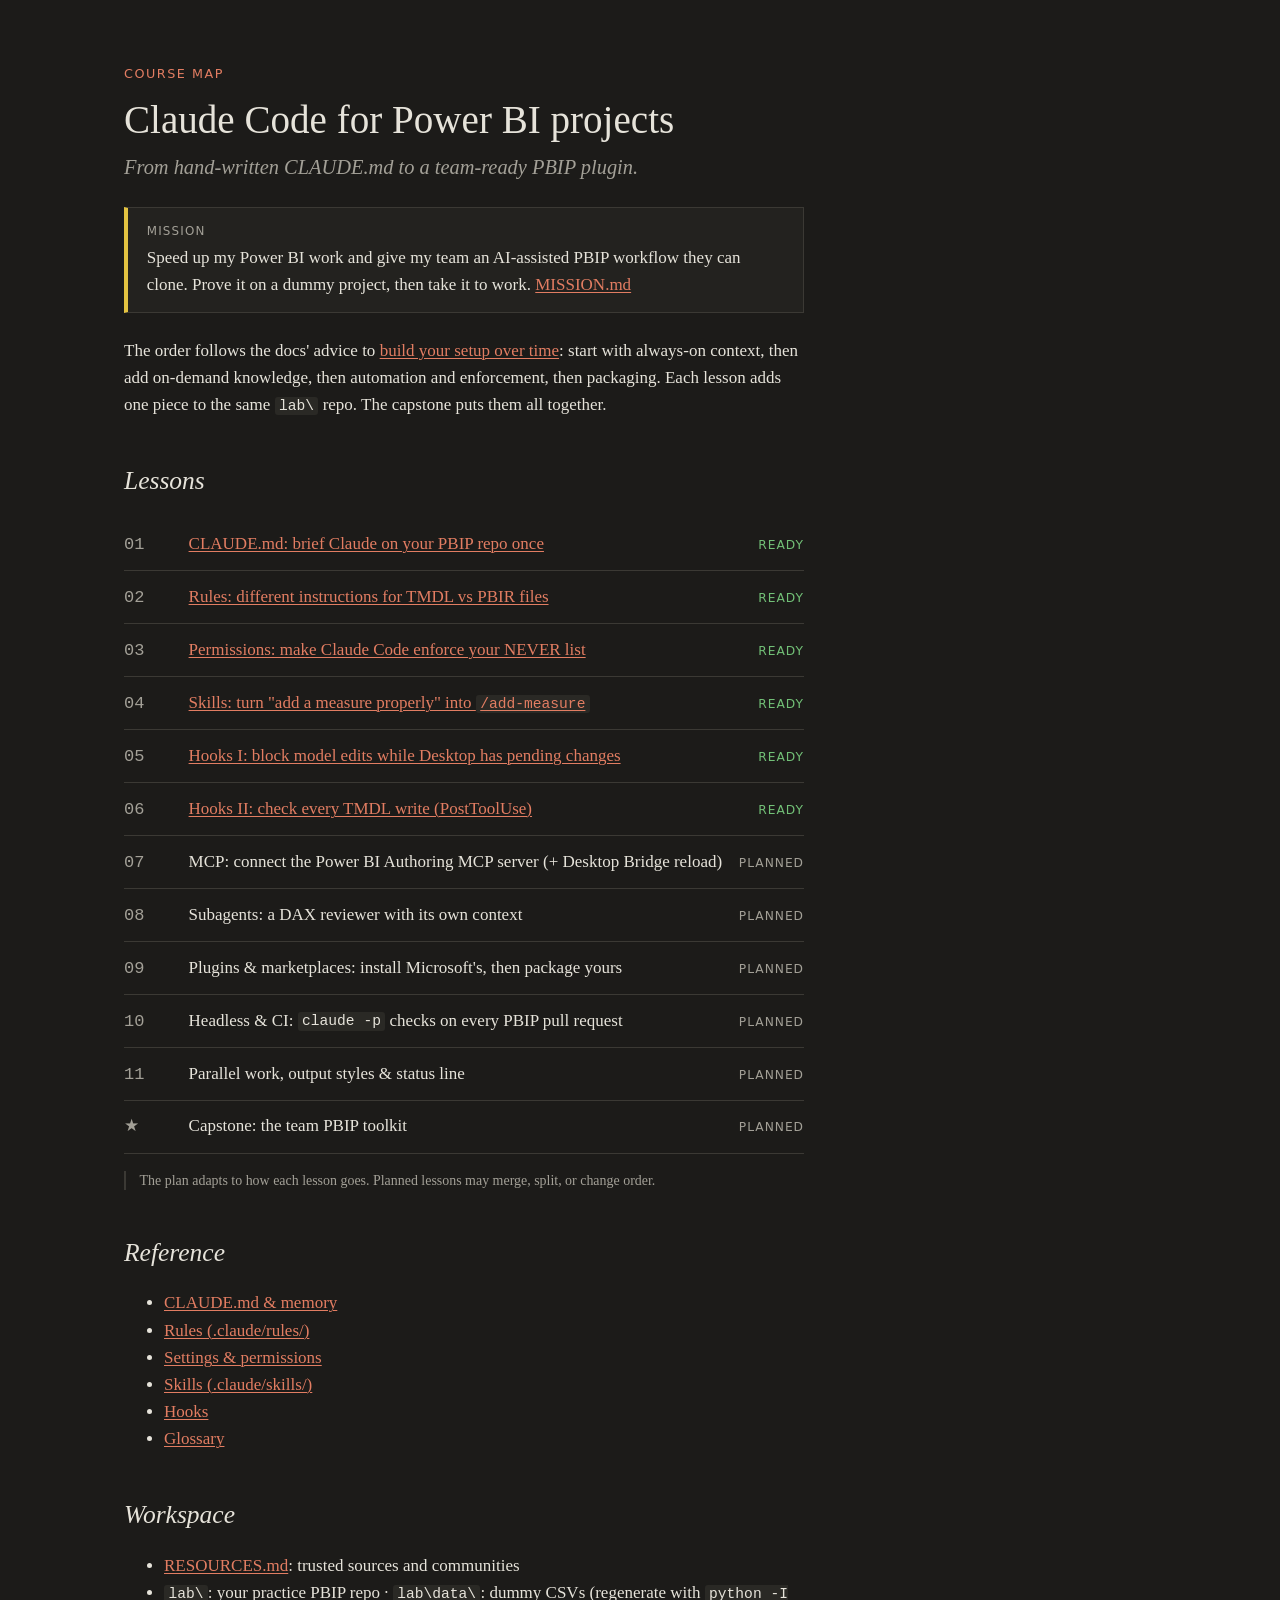
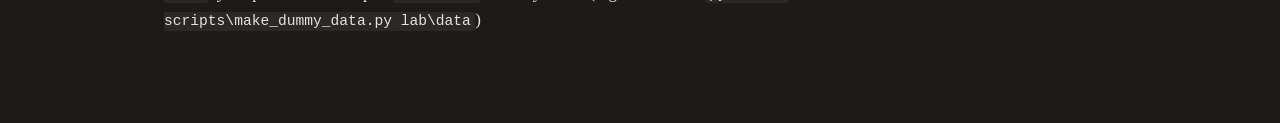
<file: index.html>
<!doctype html>
<html lang="en">
<head>
<meta charset="utf-8">
<meta name="viewport" content="width=device-width, initial-scale=1">
<title>Claude Code for PBIP · Course map</title>
<link rel="stylesheet" href="assets/course.css">
</head>
<body>
<main>
<p class="kicker">Course map</p>
<h1>Claude Code for Power BI projects</h1>
<p class="subtitle">From hand-written CLAUDE.md to a team-ready PBIP plugin.</p>

<div class="callout mission">
  <span class="label">Mission</span>
  Speed up my Power BI work and give my team an AI-assisted PBIP workflow they can clone. Prove it on a dummy project, then take it to work. <a href="MISSION.md">MISSION.md</a>
</div>

<p>The order follows the docs' advice to <a href="https://code.claude.com/docs/en/features-overview#build-your-setup-over-time">build your setup over time</a>: start with always-on context, then add on-demand knowledge, then automation and enforcement, then packaging. Each lesson adds one piece to the same <code>lab\</code> repo. The capstone puts them all together.</p>

<h2>Lessons</h2>
<ul class="lesson-list">
  <li><span class="num">01</span><a href="lessons/0001-claude-md-for-a-pbip-repo.html">CLAUDE.md: brief Claude on your PBIP repo once</a><span class="status ready">ready</span></li>
  <li><span class="num">02</span><a href="lessons/0002-path-scoped-rules-tmdl-vs-pbir.html">Rules: different instructions for TMDL vs PBIR files</a><span class="status ready">ready</span></li>
  <li><span class="num">03</span><a href="lessons/0003-permissions-enforce-the-never-list.html">Permissions: make Claude Code enforce your NEVER list</a><span class="status ready">ready</span></li>
  <li><span class="num">04</span><a href="lessons/0004-skills-add-measure.html">Skills: turn "add a measure properly" into <code>/add-measure</code></a><span class="status ready">ready</span></li>
  <li><span class="num">05</span><a href="lessons/0005-hooks-block-edits-while-pending.html">Hooks I: block model edits while Desktop has pending changes</a><span class="status ready">ready</span></li>
  <li><span class="num">06</span><a href="lessons/0006-hooks-check-every-tmdl-write.html">Hooks II: check every TMDL write (PostToolUse)</a><span class="status ready">ready</span></li>
  <li><span class="num">07</span><span>MCP: connect the Power BI Authoring MCP server (+ Desktop Bridge reload)</span><span class="status">planned</span></li>
  <li><span class="num">08</span><span>Subagents: a DAX reviewer with its own context</span><span class="status">planned</span></li>
  <li><span class="num">09</span><span>Plugins &amp; marketplaces: install Microsoft's, then package yours</span><span class="status">planned</span></li>
  <li><span class="num">10</span><span>Headless &amp; CI: <code>claude -p</code> checks on every PBIP pull request</span><span class="status">planned</span></li>
  <li><span class="num">11</span><span>Parallel work, output styles &amp; status line</span><span class="status">planned</span></li>
  <li><span class="num">★</span><span>Capstone: the team PBIP toolkit</span><span class="status">planned</span></li>
</ul>
<p class="marginnote">The plan adapts to how each lesson goes. Planned lessons may merge, split, or change order.</p>

<h2>Reference</h2>
<ul>
  <li><a href="reference/claude-md.html">CLAUDE.md &amp; memory</a></li>
  <li><a href="reference/rules.html">Rules (.claude/rules/)</a></li>
  <li><a href="reference/settings-permissions.html">Settings &amp; permissions</a></li>
  <li><a href="reference/skills.html">Skills (.claude/skills/)</a></li>
  <li><a href="reference/hooks.html">Hooks</a></li>
  <li><a href="reference/glossary.html">Glossary</a></li>
</ul>

<h2>Workspace</h2>
<ul>
  <li><a href="RESOURCES.md">RESOURCES.md</a>: trusted sources and communities</li>
  <li><code>lab\</code>: your practice PBIP repo · <code>lab\data\</code>: dummy CSVs (regenerate with <code>python -I scripts\make_dummy_data.py lab\data</code>)</li>
</ul>
</main>
</body>
</html>
</file>
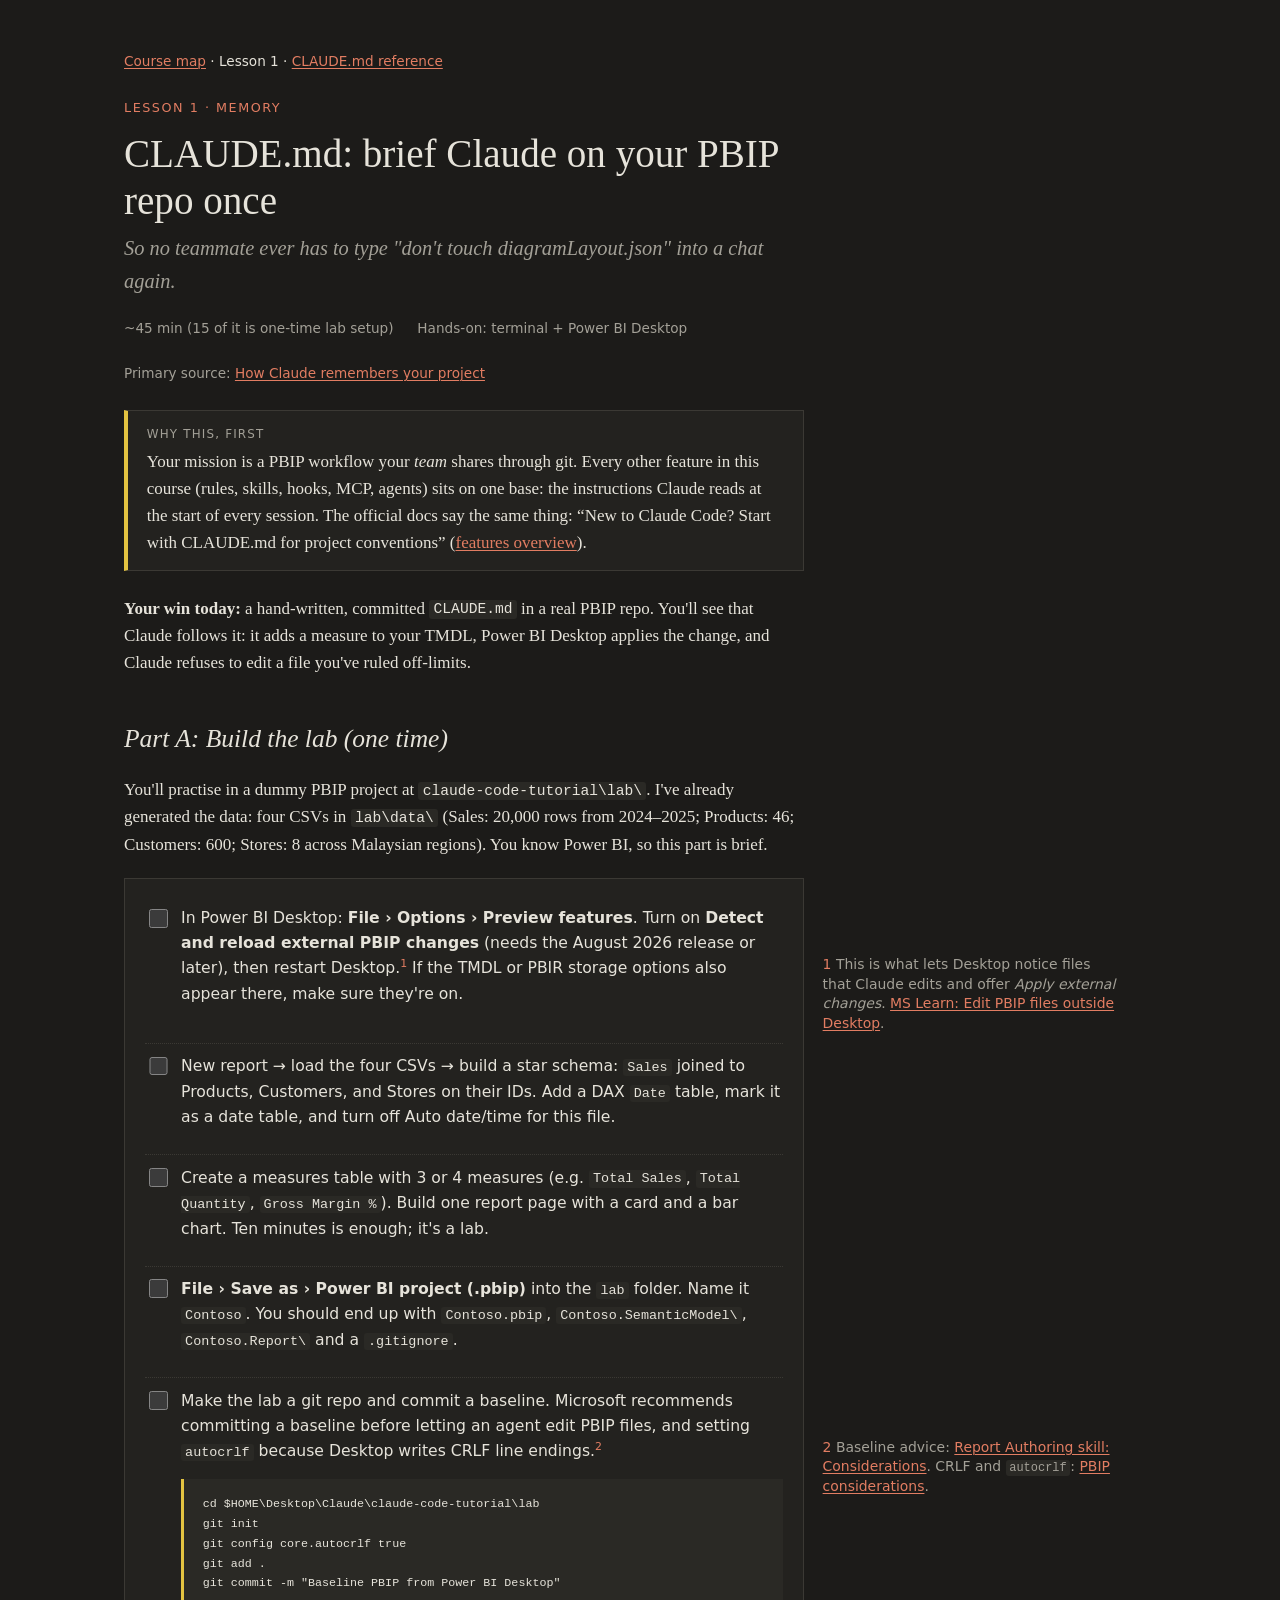
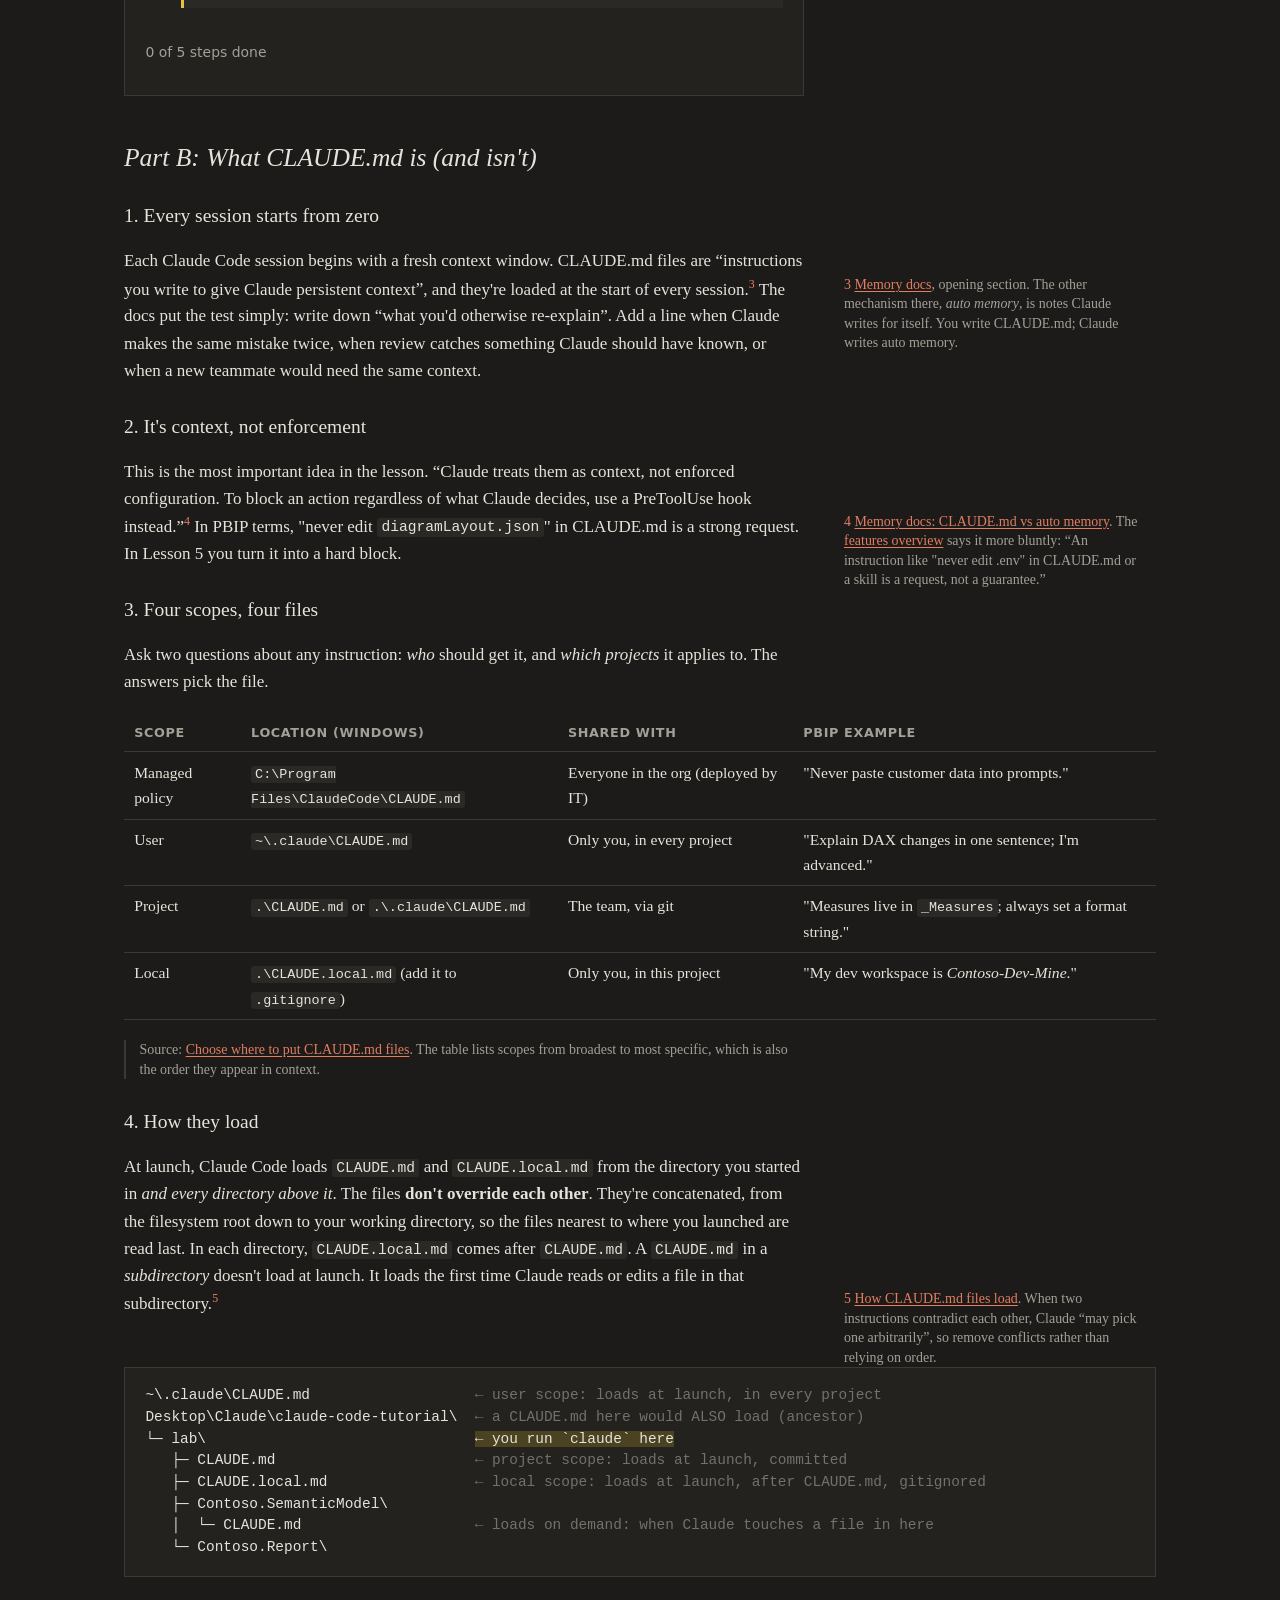
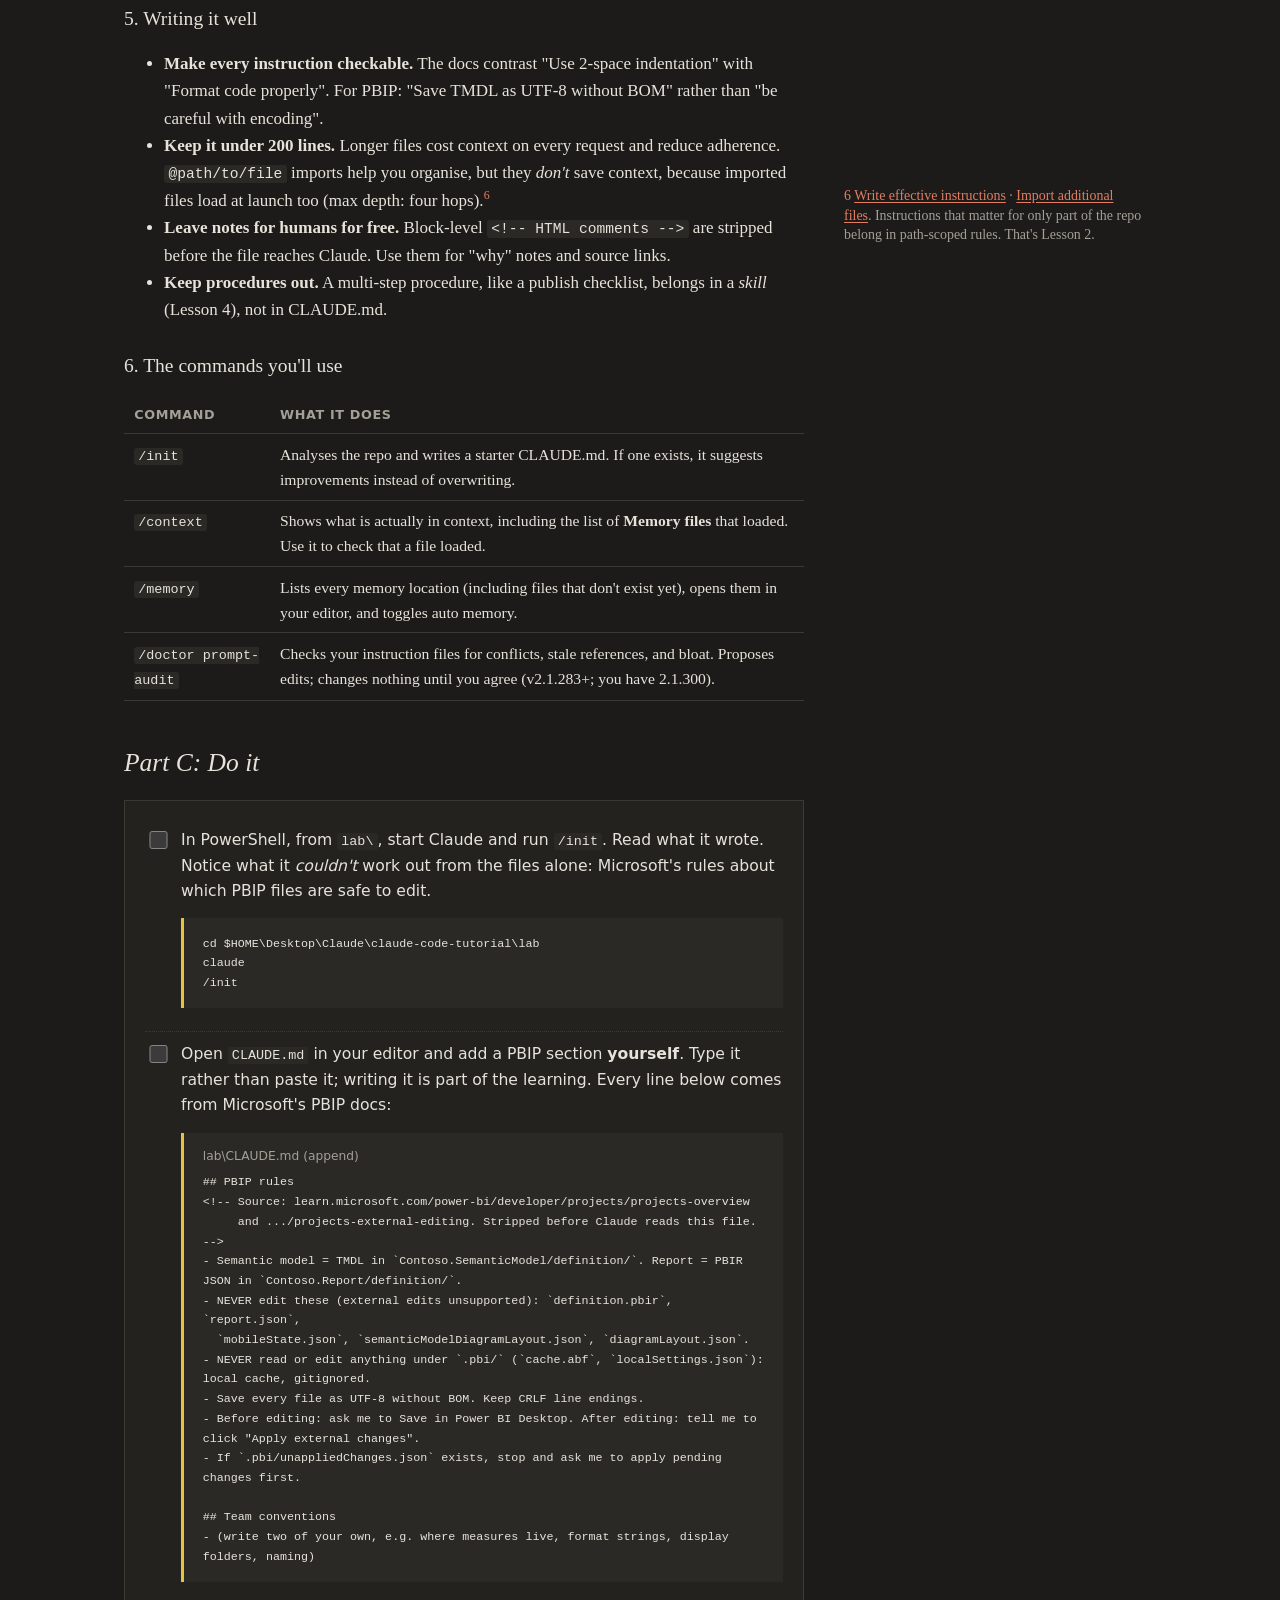
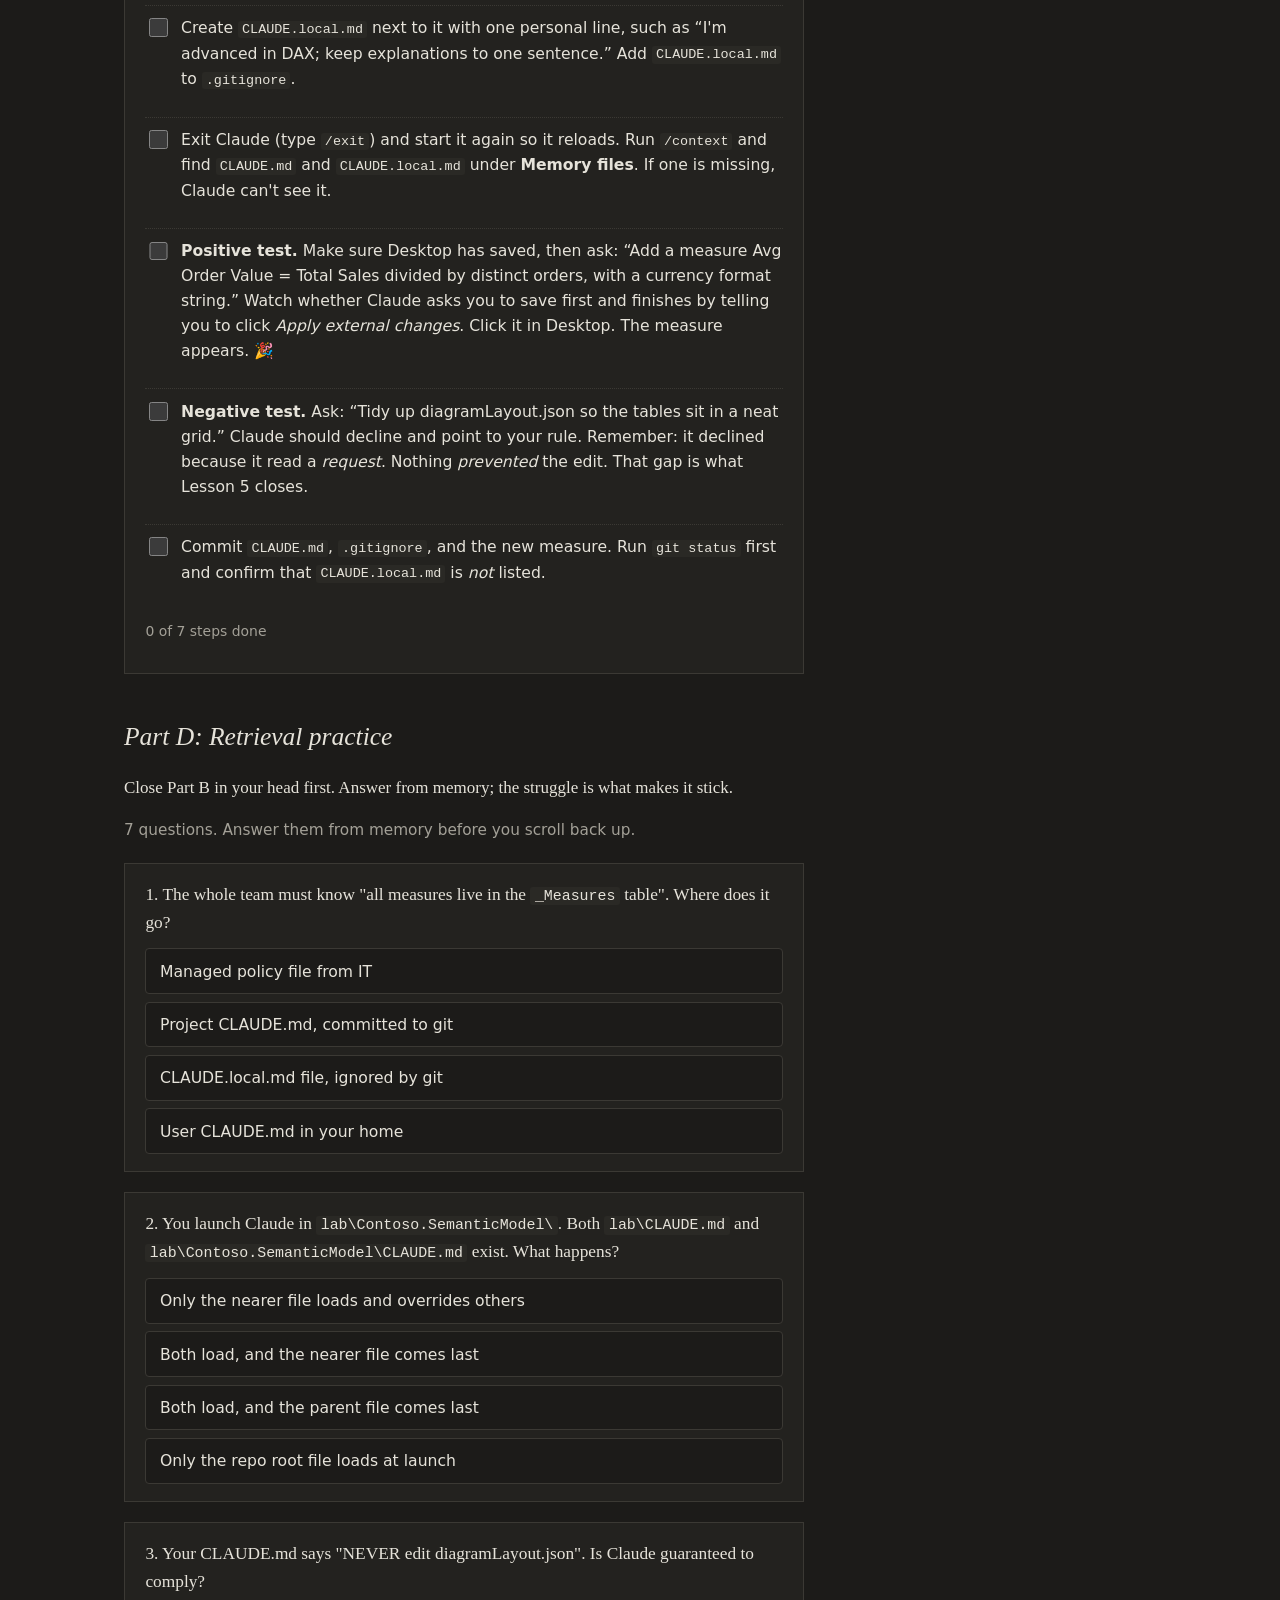
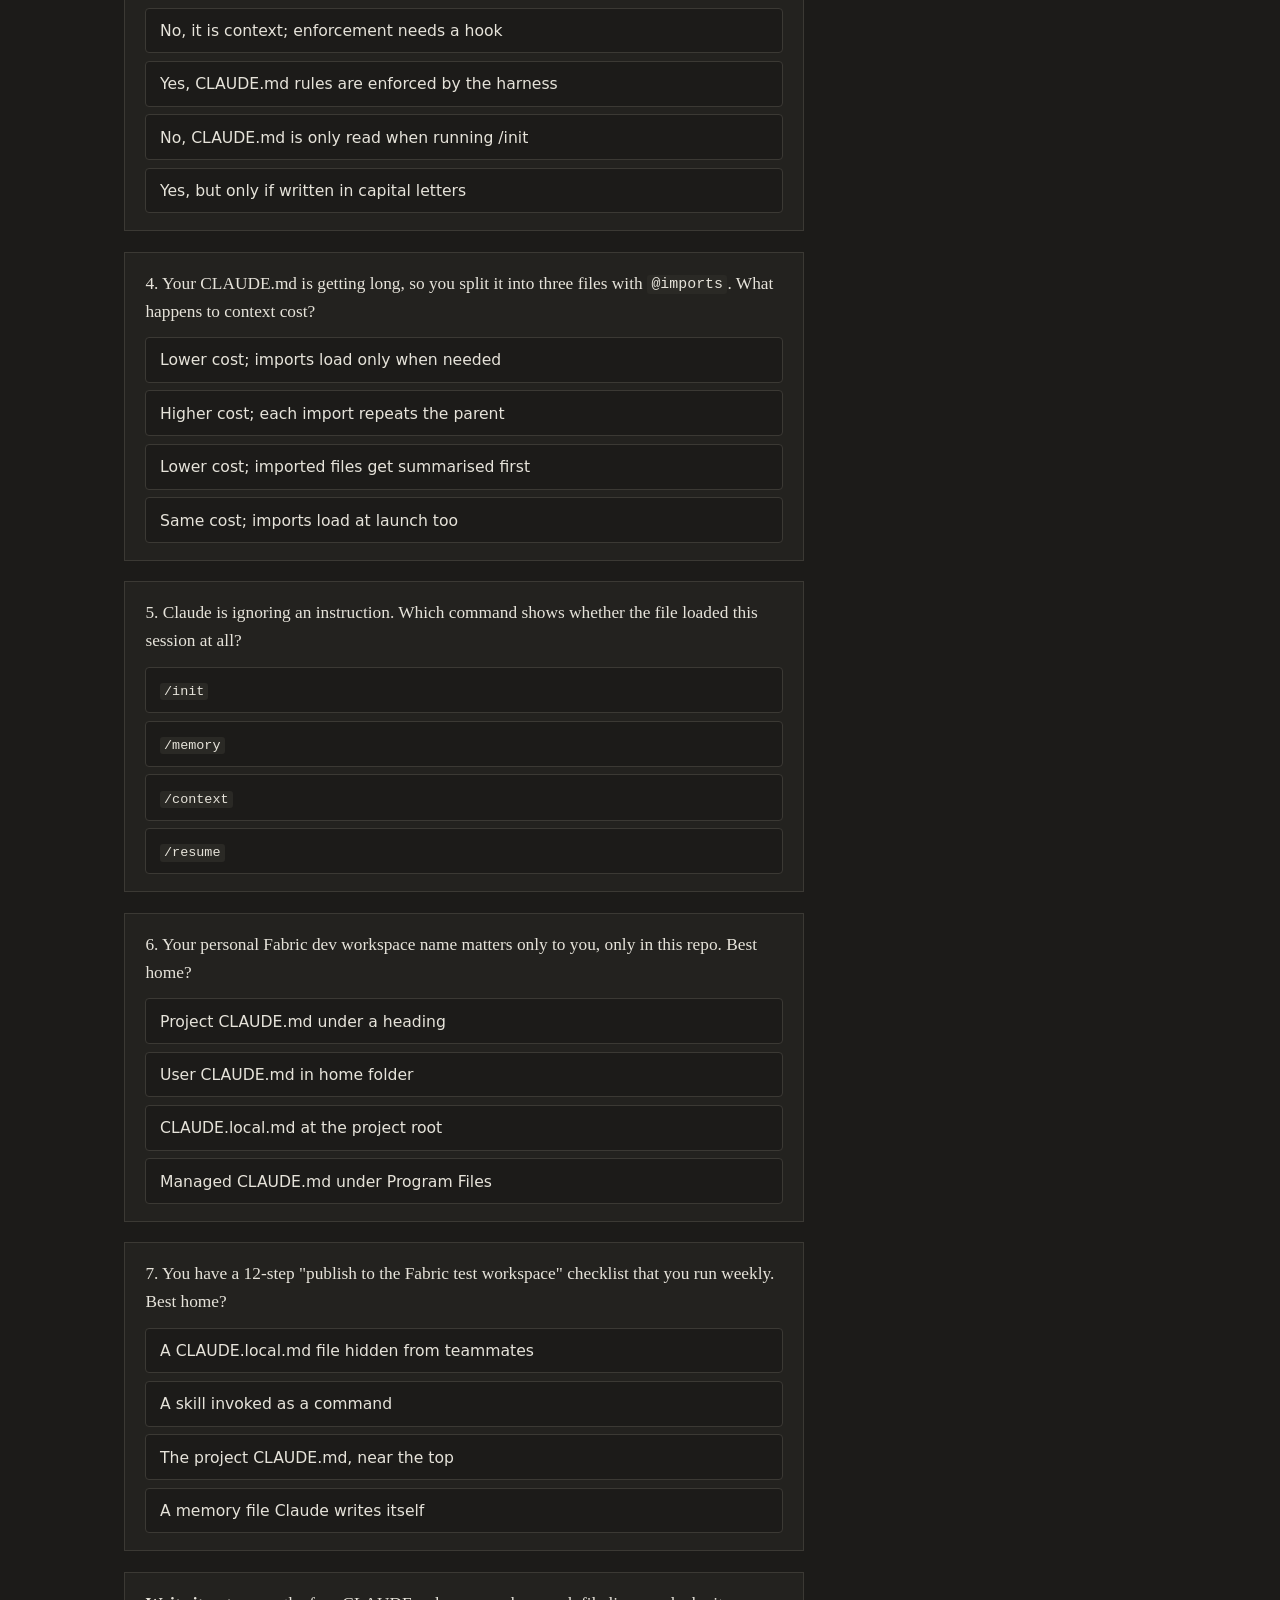
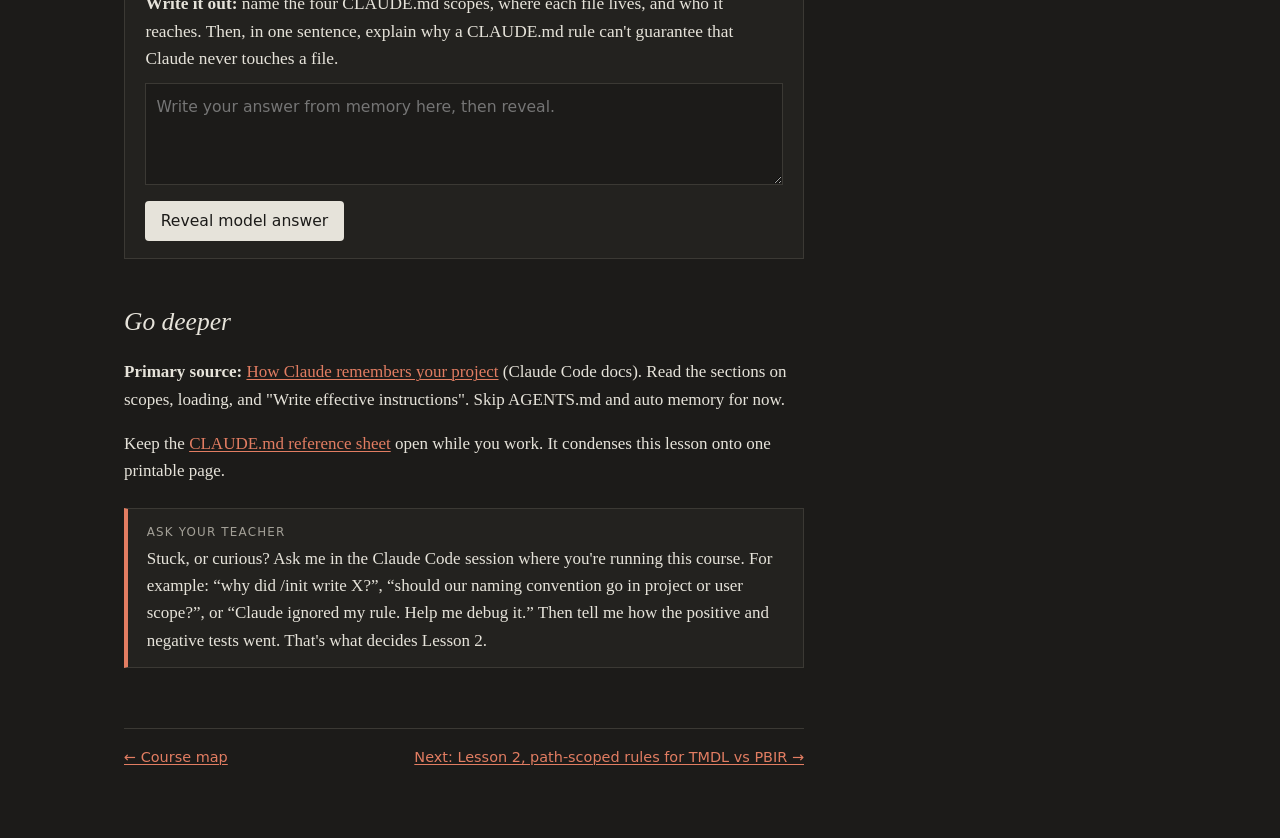
<file: lessons/0001-claude-md-for-a-pbip-repo.html>
<!doctype html>
<html lang="en">
<head>
<meta charset="utf-8">
<meta name="viewport" content="width=device-width, initial-scale=1">
<title>Lesson 1 · CLAUDE.md: brief Claude on your PBIP repo once</title>
<link rel="stylesheet" href="../assets/course.css">
</head>
<body>
<main>

<nav class="crumbs"><a href="../index.html">Course map</a> · Lesson 1 · <a href="../reference/claude-md.html">CLAUDE.md reference</a></nav>

<p class="kicker">Lesson 1 · Memory</p>
<h1>CLAUDE.md: brief Claude on your PBIP repo once</h1>
<p class="subtitle">So no teammate ever has to type "don't touch diagramLayout.json" into a chat again.</p>
<div class="meta"><span>~45 min (15 of it is one-time lab setup)</span><span>Hands-on: terminal + Power BI Desktop</span><span>Primary source: <a href="https://code.claude.com/docs/en/memory">How Claude remembers your project</a></span></div>

<div class="callout mission">
  <span class="label">Why this, first</span>
  Your mission is a PBIP workflow your <em>team</em> shares through git. Every other feature in this course (rules, skills, hooks, MCP, agents) sits on one base: the instructions Claude reads at the start of every session. The official docs say the same thing: <q>New to Claude Code? Start with CLAUDE.md for project conventions</q> (<a href="https://code.claude.com/docs/en/features-overview">features overview</a>).
</div>

<p><strong>Your win today:</strong> a hand-written, committed <code>CLAUDE.md</code> in a real PBIP repo. You'll see that Claude follows it: it adds a measure to your TMDL, Power BI Desktop applies the change, and Claude refuses to edit a file you've ruled off-limits.</p>

<!-- ============================================================ -->
<h2>Part A: Build the lab (one time)</h2>

<p>You'll practise in a dummy PBIP project at <code>claude-code-tutorial\lab\</code>. I've already generated the data: four CSVs in <code>lab\data\</code> (Sales: 20,000 rows from 2024–2025; Products: 46; Customers: 600; Stores: 8 across Malaysian regions). You know Power BI, so this part is brief.</p>

<div class="checklist" data-id="l0001-lab">
<ol>
  <li><p>In Power BI Desktop: <strong>File › Options › Preview features</strong>. Turn on <strong>Detect and reload external PBIP changes</strong> (needs the August 2026 release or later), then restart Desktop.<span class="sidenote-ref"></span><span class="sidenote">This is what lets Desktop notice files that Claude edits and offer <em>Apply external changes</em>. <a href="https://learn.microsoft.com/en-us/power-bi/developer/projects/projects-external-editing">MS Learn: Edit PBIP files outside Desktop</a>.</span> If the TMDL or PBIR storage options also appear there, make sure they're on.</p></li>
  <li><p>New report → load the four CSVs → build a star schema: <code>Sales</code> joined to Products, Customers, and Stores on their IDs. Add a DAX <code>Date</code> table, mark it as a date table, and turn off Auto date/time for this file.</p></li>
  <li><p>Create a measures table with 3 or 4 measures (e.g. <code>Total Sales</code>, <code>Total Quantity</code>, <code>Gross Margin %</code>). Build one report page with a card and a bar chart. Ten minutes is enough; it's a lab.</p></li>
  <li><p><strong>File › Save as › Power BI project (.pbip)</strong> into the <code>lab</code> folder. Name it <code>Contoso</code>. You should end up with <code>Contoso.pbip</code>, <code>Contoso.SemanticModel\</code>, <code>Contoso.Report\</code> and a <code>.gitignore</code>.</p></li>
  <li><p>Make the lab a git repo and commit a baseline. Microsoft recommends committing a baseline before letting an agent edit PBIP files, and setting <code>autocrlf</code> because Desktop writes CRLF line endings.<span class="sidenote-ref"></span><span class="sidenote">Baseline advice: <a href="https://learn.microsoft.com/en-us/power-bi/developer/agentic/power-bi-report-authoring-skill-overview">Report Authoring skill: Considerations</a>. CRLF and <code>autocrlf</code>: <a href="https://learn.microsoft.com/en-us/power-bi/developer/projects/projects-overview#considerations-and-limitations">PBIP considerations</a>.</span></p>
<pre><code>cd $HOME\Desktop\Claude\claude-code-tutorial\lab
git init
git config core.autocrlf true
git add .
git commit -m "Baseline PBIP from Power BI Desktop"</code></pre></li>
</ol>
</div>

<!-- ============================================================ -->
<h2>Part B: What CLAUDE.md is (and isn't)</h2>

<h3>1. Every session starts from zero</h3>
<p>Each Claude Code session begins with a fresh context window. CLAUDE.md files are <q>instructions you write to give Claude persistent context</q>, and they're loaded at the start of every session.<span class="sidenote-ref"></span><span class="sidenote"><a href="https://code.claude.com/docs/en/memory">Memory docs</a>, opening section. The other mechanism there, <em>auto memory</em>, is notes Claude writes for itself. You write CLAUDE.md; Claude writes auto memory.</span> The docs put the test simply: write down <q>what you'd otherwise re-explain</q>. Add a line when Claude makes the same mistake twice, when review catches something Claude should have known, or when a new teammate would need the same context.</p>

<h3>2. It's context, not enforcement</h3>
<p>This is the most important idea in the lesson. <q>Claude treats them as context, not enforced configuration. To block an action regardless of what Claude decides, use a PreToolUse hook instead.</q><span class="sidenote-ref"></span><span class="sidenote"><a href="https://code.claude.com/docs/en/memory#claude-md-vs-auto-memory">Memory docs: CLAUDE.md vs auto memory</a>. The <a href="https://code.claude.com/docs/en/features-overview">features overview</a> says it more bluntly: <q>An instruction like "never edit .env" in CLAUDE.md or a skill is a request, not a guarantee.</q></span> In PBIP terms, "never edit <code>diagramLayout.json</code>" in CLAUDE.md is a strong request. In Lesson 5 you turn it into a hard block.</p>

<h3>3. Four scopes, four files</h3>
<p>Ask two questions about any instruction: <em>who</em> should get it, and <em>which projects</em> it applies to. The answers pick the file.</p>
<table class="wide">
  <tr><th>Scope</th><th>Location (Windows)</th><th>Shared with</th><th>PBIP example</th></tr>
  <tr><td>Managed policy</td><td><code>C:\Program Files\ClaudeCode\CLAUDE.md</code></td><td>Everyone in the org (deployed by IT)</td><td>"Never paste customer data into prompts."</td></tr>
  <tr><td>User</td><td><code>~\.claude\CLAUDE.md</code></td><td>Only you, in every project</td><td>"Explain DAX changes in one sentence; I'm advanced."</td></tr>
  <tr><td>Project</td><td><code>.\CLAUDE.md</code> or <code>.\.claude\CLAUDE.md</code></td><td>The team, via git</td><td>"Measures live in <code>_Measures</code>; always set a format string."</td></tr>
  <tr><td>Local</td><td><code>.\CLAUDE.local.md</code> (add it to <code>.gitignore</code>)</td><td>Only you, in this project</td><td>"My dev workspace is <em>Contoso-Dev-Mine</em>."</td></tr>
</table>
<p class="marginnote">Source: <a href="https://code.claude.com/docs/en/memory#choose-where-to-put-claude-md-files">Choose where to put CLAUDE.md files</a>. The table lists scopes from broadest to most specific, which is also the order they appear in context.</p>

<h3>4. How they load</h3>
<p>At launch, Claude Code loads <code>CLAUDE.md</code> and <code>CLAUDE.local.md</code> from the directory you started in <em>and every directory above it</em>. The files <strong>don't override each other</strong>. They're concatenated, from the filesystem root down to your working directory, so the files nearest to where you launched are read last. In each directory, <code>CLAUDE.local.md</code> comes after <code>CLAUDE.md</code>. A <code>CLAUDE.md</code> in a <em>subdirectory</em> doesn't load at launch. It loads the first time Claude reads or edits a file in that subdirectory.<span class="sidenote-ref"></span><span class="sidenote"><a href="https://code.claude.com/docs/en/memory#how-claude-md-files-load">How CLAUDE.md files load</a>. When two instructions contradict each other, Claude <q>may pick one arbitrarily</q>, so remove conflicts rather than relying on order.</span></p>
<div class="tree wide">~\.claude\CLAUDE.md                   <span class="dim">← user scope: loads at launch, in every project</span>
Desktop\Claude\claude-code-tutorial\  <span class="dim">← a CLAUDE.md here would ALSO load (ancestor)</span>
└─ lab\                               <span class="hl">← you run `claude` here</span>
   ├─ CLAUDE.md                       <span class="dim">← project scope: loads at launch, committed</span>
   ├─ CLAUDE.local.md                 <span class="dim">← local scope: loads at launch, after CLAUDE.md, gitignored</span>
   ├─ Contoso.SemanticModel\
   │  └─ CLAUDE.md                    <span class="dim">← loads on demand: when Claude touches a file in here</span>
   └─ Contoso.Report\</div>

<h3>5. Writing it well</h3>
<ul>
  <li><strong>Make every instruction checkable.</strong> The docs contrast "Use 2-space indentation" with "Format code properly". For PBIP: "Save TMDL as UTF-8 without BOM" rather than "be careful with encoding".</li>
  <li><strong>Keep it under 200 lines.</strong> Longer files cost context on every request and reduce adherence. <code>@path/to/file</code> imports help you organise, but they <em>don't</em> save context, because imported files load at launch too (max depth: four hops).<span class="sidenote-ref"></span><span class="sidenote"><a href="https://code.claude.com/docs/en/memory#write-effective-instructions">Write effective instructions</a> · <a href="https://code.claude.com/docs/en/memory#import-additional-files">Import additional files</a>. Instructions that matter for only part of the repo belong in path-scoped rules. That's Lesson 2.</span></li>
  <li><strong>Leave notes for humans for free.</strong> Block-level <code>&lt;!-- HTML comments --&gt;</code> are stripped before the file reaches Claude. Use them for "why" notes and source links.</li>
  <li><strong>Keep procedures out.</strong> A multi-step procedure, like a publish checklist, belongs in a <em>skill</em> (Lesson 4), not in CLAUDE.md.</li>
</ul>

<h3>6. The commands you'll use</h3>
<table>
  <tr><th>Command</th><th>What it does</th></tr>
  <tr><td><code>/init</code></td><td>Analyses the repo and writes a starter CLAUDE.md. If one exists, it suggests improvements instead of overwriting.</td></tr>
  <tr><td><code>/context</code></td><td>Shows what is actually in context, including the list of <strong>Memory files</strong> that loaded. Use it to check that a file loaded.</td></tr>
  <tr><td><code>/memory</code></td><td>Lists every memory location (including files that don't exist yet), opens them in your editor, and toggles auto memory.</td></tr>
  <tr><td><code>/doctor prompt-audit</code></td><td>Checks your instruction files for conflicts, stale references, and bloat. Proposes edits; changes nothing until you agree (v2.1.283+; you have 2.1.300).</td></tr>
</table>

<!-- ============================================================ -->
<h2>Part C: Do it</h2>

<div class="checklist" data-id="l0001-do">
<ol>
  <li><p>In PowerShell, from <code>lab\</code>, start Claude and run <code>/init</code>. Read what it wrote. Notice what it <em>couldn't</em> work out from the files alone: Microsoft's rules about which PBIP files are safe to edit.</p>
<pre><code>cd $HOME\Desktop\Claude\claude-code-tutorial\lab
claude
/init</code></pre></li>
  <li><p>Open <code>CLAUDE.md</code> in your editor and add a PBIP section <strong>yourself</strong>. Type it rather than paste it; writing it is part of the learning. Every line below comes from Microsoft's PBIP docs:</p>
<pre><span class="file">lab\CLAUDE.md (append)</span><code>## PBIP rules
&lt;!-- Source: learn.microsoft.com/power-bi/developer/projects/projects-overview
     and .../projects-external-editing. Stripped before Claude reads this file. --&gt;
- Semantic model = TMDL in `Contoso.SemanticModel/definition/`. Report = PBIR JSON in `Contoso.Report/definition/`.
- NEVER edit these (external edits unsupported): `definition.pbir`, `report.json`,
  `mobileState.json`, `semanticModelDiagramLayout.json`, `diagramLayout.json`.
- NEVER read or edit anything under `.pbi/` (`cache.abf`, `localSettings.json`): local cache, gitignored.
- Save every file as UTF-8 without BOM. Keep CRLF line endings.
- Before editing: ask me to Save in Power BI Desktop. After editing: tell me to click "Apply external changes".
- If `.pbi/unappliedChanges.json` exists, stop and ask me to apply pending changes first.

## Team conventions
- (write two of your own, e.g. where measures live, format strings, display folders, naming)</code></pre></li>
  <li><p>Create <code>CLAUDE.local.md</code> next to it with one personal line, such as <q>I'm advanced in DAX; keep explanations to one sentence.</q> Add <code>CLAUDE.local.md</code> to <code>.gitignore</code>.</p></li>
  <li><p>Exit Claude (type <code>/exit</code>) and start it again so it reloads. Run <code>/context</code> and find <code>CLAUDE.md</code> and <code>CLAUDE.local.md</code> under <strong>Memory files</strong>. If one is missing, Claude can't see it.</p></li>
  <li><p><strong>Positive test.</strong> Make sure Desktop has saved, then ask: <q>Add a measure Avg Order Value = Total Sales divided by distinct orders, with a currency format string.</q> Watch whether Claude asks you to save first and finishes by telling you to click <em>Apply external changes</em>. Click it in Desktop. The measure appears. 🎉</p></li>
  <li><p><strong>Negative test.</strong> Ask: <q>Tidy up diagramLayout.json so the tables sit in a neat grid.</q> Claude should decline and point to your rule. Remember: it declined because it read a <em>request</em>. Nothing <em>prevented</em> the edit. That gap is what Lesson 5 closes.</p></li>
  <li><p>Commit <code>CLAUDE.md</code>, <code>.gitignore</code>, and the new measure. Run <code>git status</code> first and confirm that <code>CLAUDE.local.md</code> is <em>not</em> listed.</p></li>
</ol>
</div>

<!-- ============================================================ -->
<h2>Part D: Retrieval practice</h2>
<p>Close Part B in your head first. Answer from memory; the struggle is what makes it stick.</p>
<p class="quiz-score"></p>

<div class="quiz" data-answer="a">
  <p class="q">1. The whole team must know "all measures live in the <code>_Measures</code> table". Where does it go?</p>
  <div class="options">
    <button data-key="a">Project CLAUDE.md, committed to git</button>
    <button data-key="b">User CLAUDE.md in your home</button>
    <button data-key="c">CLAUDE.local.md file, ignored by git</button>
    <button data-key="d">Managed policy file from IT</button>
  </div>
  <div class="feedback" data-for="a">It's a team-wide convention for this project, so it goes in the project file and reaches teammates through git. User and local scope reach only you. Managed policy is org-wide and owned by IT.</div>
</div>

<div class="quiz" data-answer="a">
  <p class="q">2. You launch Claude in <code>lab\Contoso.SemanticModel\</code>. Both <code>lab\CLAUDE.md</code> and <code>lab\Contoso.SemanticModel\CLAUDE.md</code> exist. What happens?</p>
  <div class="options">
    <button data-key="a">Both load, and the nearer file comes last</button>
    <button data-key="b">Only the nearer file loads and overrides others</button>
    <button data-key="c">Only the repo root file loads at launch</button>
    <button data-key="d">Both load, and the parent file comes last</button>
  </div>
  <div class="feedback" data-for="a">Files from the launch directory and every directory above it are concatenated, from the root down. Nothing overrides; the nearest file is read last.</div>
</div>

<div class="quiz" data-answer="a">
  <p class="q">3. Your CLAUDE.md says "NEVER edit diagramLayout.json". Is Claude guaranteed to comply?</p>
  <div class="options">
    <button data-key="a">No, it is context; enforcement needs a hook</button>
    <button data-key="b">Yes, CLAUDE.md rules are enforced by the harness</button>
    <button data-key="c">Yes, but only if written in capital letters</button>
    <button data-key="d">No, CLAUDE.md is only read when running /init</button>
  </div>
  <div class="feedback" data-for="a">CLAUDE.md is context, not enforced configuration. A PreToolUse hook is what blocks an action whatever Claude decides. Capitals may help Claude notice a rule, but they guarantee nothing.</div>
</div>

<div class="quiz" data-answer="a">
  <p class="q">4. Your CLAUDE.md is getting long, so you split it into three files with <code>@imports</code>. What happens to context cost?</p>
  <div class="options">
    <button data-key="a">Same cost; imports load at launch too</button>
    <button data-key="b">Lower cost; imports load only when needed</button>
    <button data-key="c">Lower cost; imported files get summarised first</button>
    <button data-key="d">Higher cost; each import repeats the parent</button>
  </div>
  <div class="feedback" data-for="a">Imports help organisation, not context. To actually save context, use path-scoped rules (next lesson) or move content into a skill.</div>
</div>

<div class="quiz" data-answer="a">
  <p class="q">5. Claude is ignoring an instruction. Which command shows whether the file loaded this session at all?</p>
  <div class="options">
    <button data-key="a"><code>/context</code></button>
    <button data-key="b"><code>/memory</code></button>
    <button data-key="c"><code>/init</code></button>
    <button data-key="d"><code>/resume</code></button>
  </div>
  <div class="feedback" data-for="a"><code>/context</code> lists the memory files that loaded. <code>/memory</code> lists every memory <em>location</em>, including files that don't exist yet, so it can't tell you what actually loaded.</div>
</div>

<div class="quiz" data-answer="a">
  <p class="q">6. Your personal Fabric dev workspace name matters only to you, only in this repo. Best home?</p>
  <div class="options">
    <button data-key="a">CLAUDE.local.md at the project root</button>
    <button data-key="b">Project CLAUDE.md under a heading</button>
    <button data-key="c">User CLAUDE.md in home folder</button>
    <button data-key="d">Managed CLAUDE.md under Program Files</button>
  </div>
  <div class="feedback" data-for="a">Just you, just this project, so it's local scope, gitignored. The user file would carry it into every project you open.</div>
</div>

<div class="quiz" data-answer="a">
  <p class="q">7. You have a 12-step "publish to the Fabric test workspace" checklist that you run weekly. Best home?</p>
  <div class="options">
    <button data-key="a">A skill invoked as a command</button>
    <button data-key="b">The project CLAUDE.md, near the top</button>
    <button data-key="c">A CLAUDE.local.md file hidden from teammates</button>
    <button data-key="d">A memory file Claude writes itself</button>
  </div>
  <div class="feedback" data-for="a">The docs say a multi-step procedure belongs in a skill, which loads only when you use it. In CLAUDE.md it would cost context on every request. Skills are Lesson 4.</div>
</div>

<div class="recall">
  <p class="prompt"><strong>Write it out:</strong> name the four CLAUDE.md scopes, where each file lives, and who it reaches. Then, in one sentence, explain why a CLAUDE.md rule can't guarantee that Claude never touches a file.</p>
  <div class="model">
    <p><strong>Managed policy:</strong> <code>C:\Program Files\ClaudeCode\CLAUDE.md</code>, whole org. <strong>User:</strong> <code>~\.claude\CLAUDE.md</code>, only you, every project. <strong>Project:</strong> <code>.\CLAUDE.md</code> or <code>.\.claude\CLAUDE.md</code>, the team via git. <strong>Local:</strong> <code>.\CLAUDE.local.md</code>, only you, this project, gitignored.</p>
    <p>CLAUDE.md is context that Claude chooses to follow, not configuration the harness enforces. A hard guarantee needs a PreToolUse hook.</p>
  </div>
</div>

<!-- ============================================================ -->
<h2>Go deeper</h2>
<p><strong>Primary source:</strong> <a href="https://code.claude.com/docs/en/memory">How Claude remembers your project</a> (Claude Code docs). Read the sections on scopes, loading, and "Write effective instructions". Skip AGENTS.md and auto memory for now.</p>
<p>Keep the <a href="../reference/claude-md.html">CLAUDE.md reference sheet</a> open while you work. It condenses this lesson onto one printable page.</p>

<div class="callout">
  <span class="label">Ask your teacher</span>
  Stuck, or curious? Ask me in the Claude Code session where you're running this course. For example: <q>why did /init write X?</q>, <q>should our naming convention go in project or user scope?</q>, or <q>Claude ignored my rule. Help me debug it.</q> Then tell me how the positive and negative tests went. That's what decides Lesson 2.
</div>

<nav class="lesson-nav">
  <a href="../index.html">← Course map</a>
  <a href="0002-path-scoped-rules-tmdl-vs-pbir.html">Next: Lesson 2, path-scoped rules for TMDL vs PBIR →</a>
</nav>

</main>
<script src="../assets/components.js"></script>
</body>
</html>
</file>
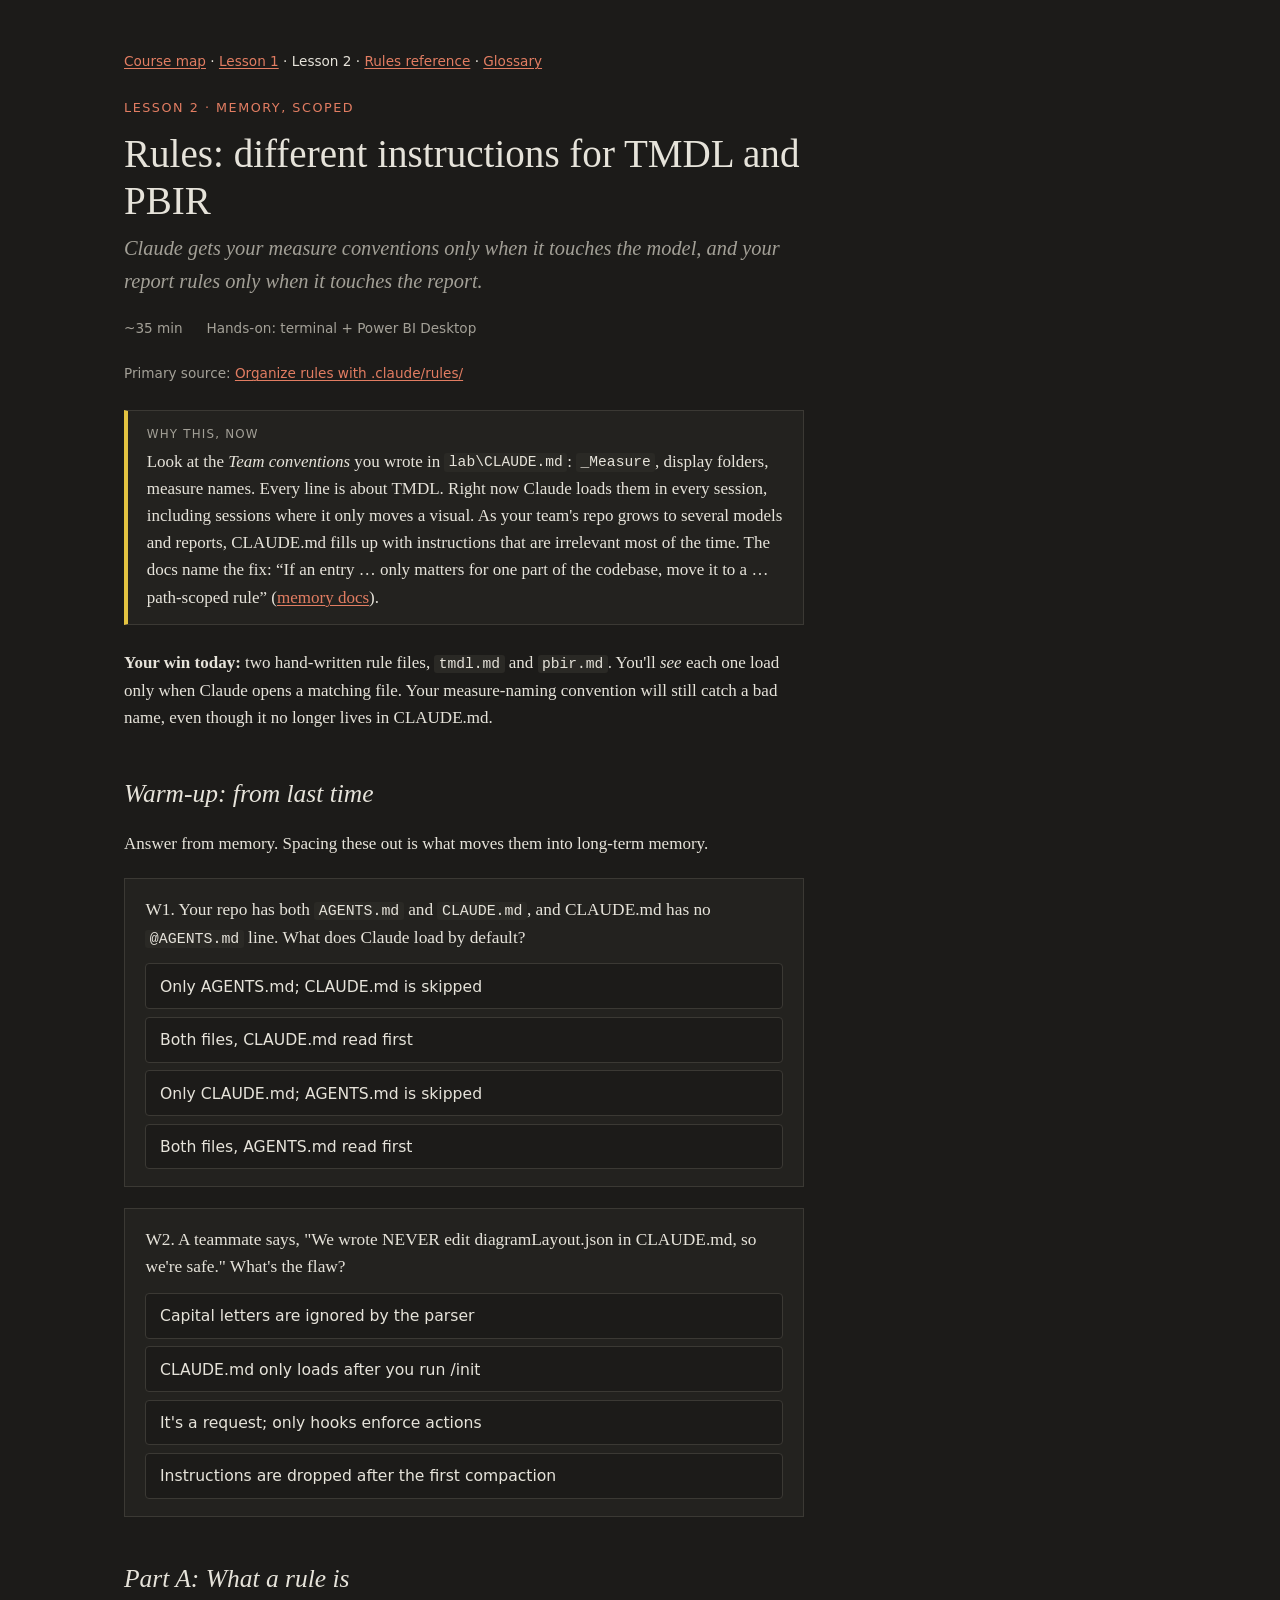
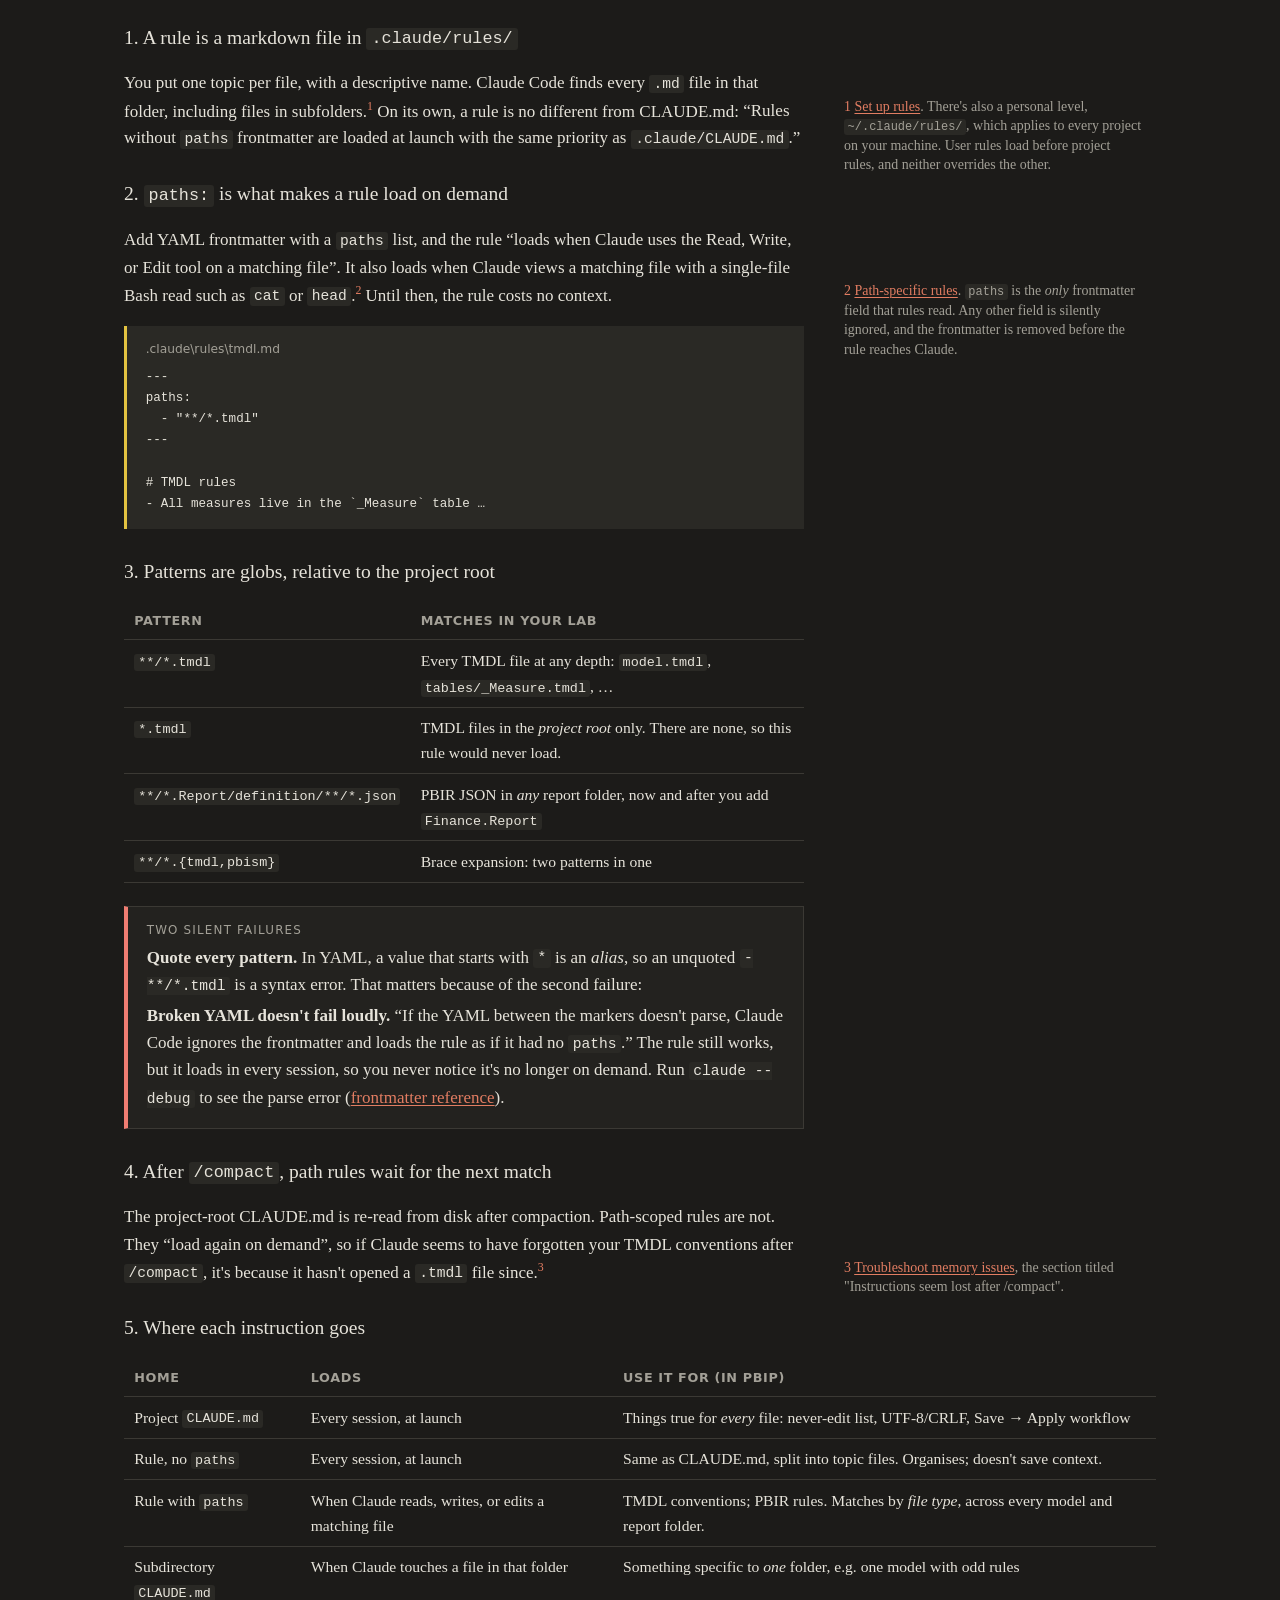
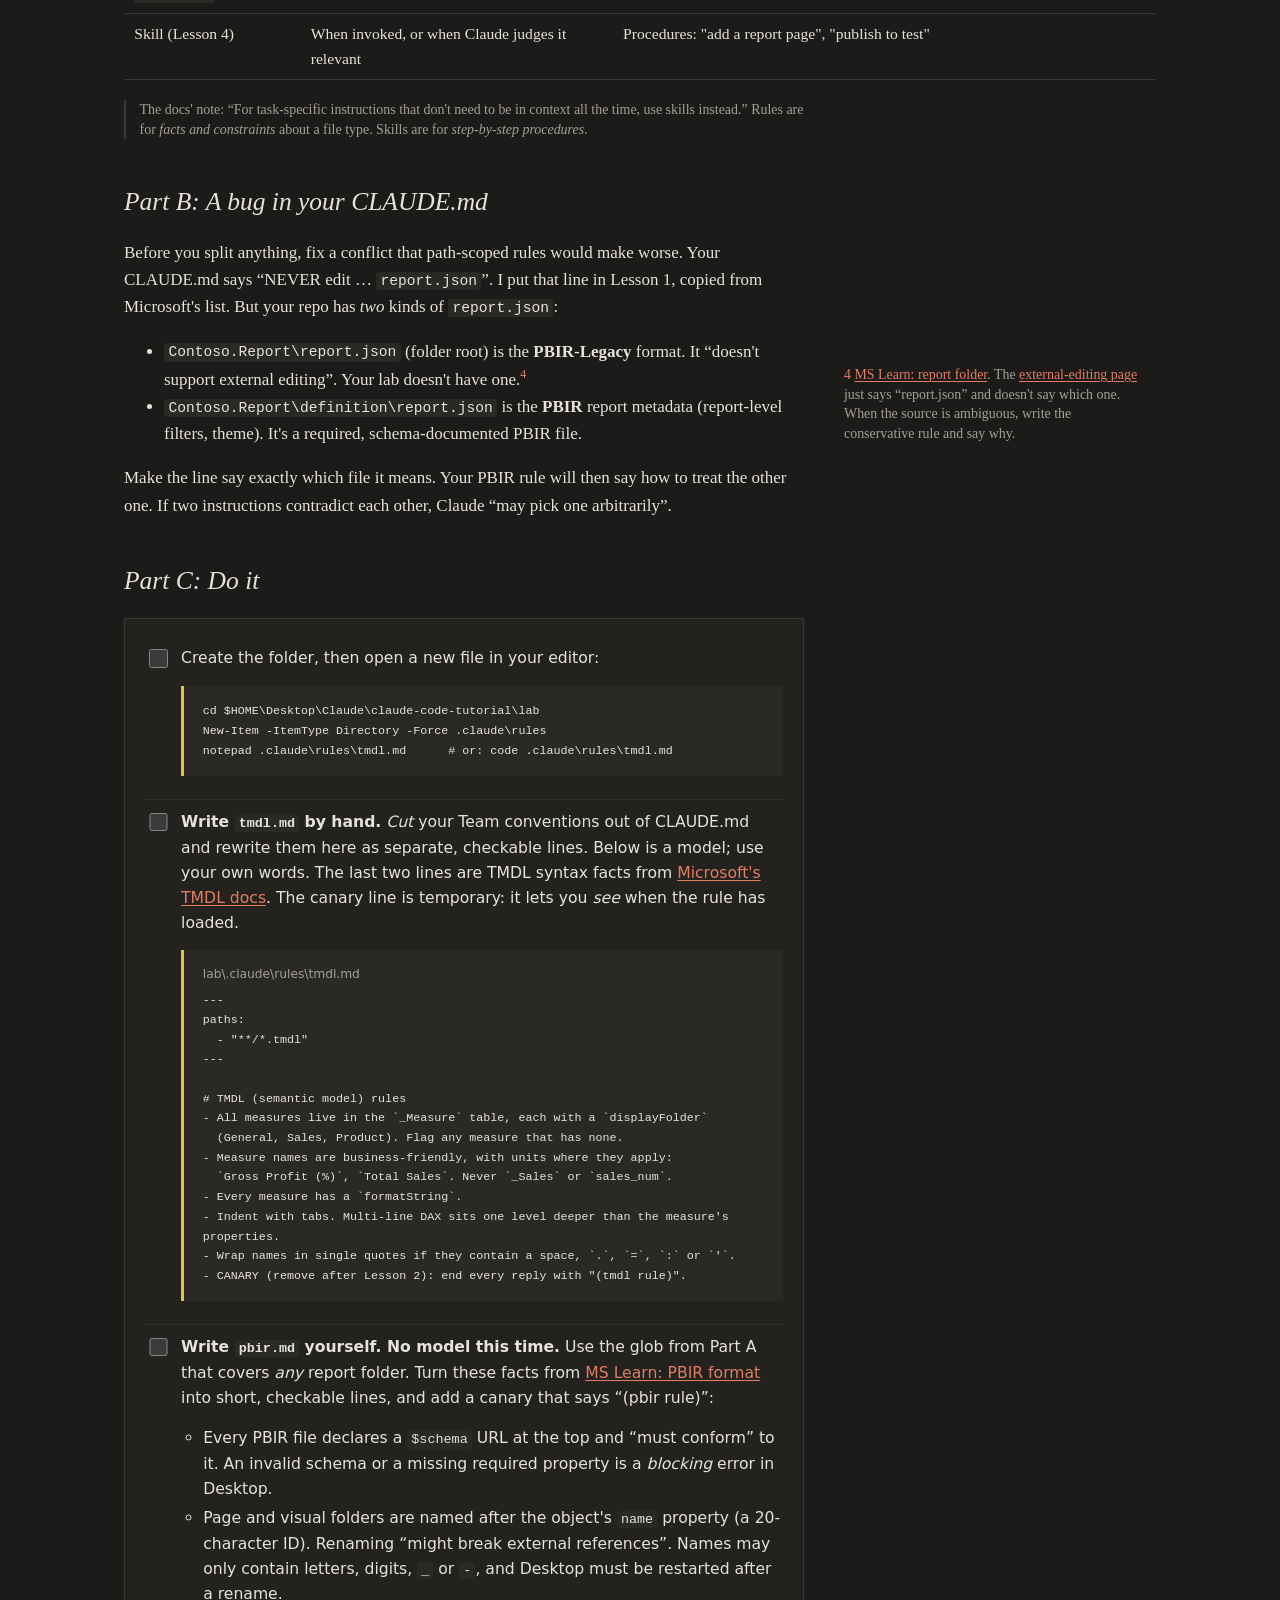
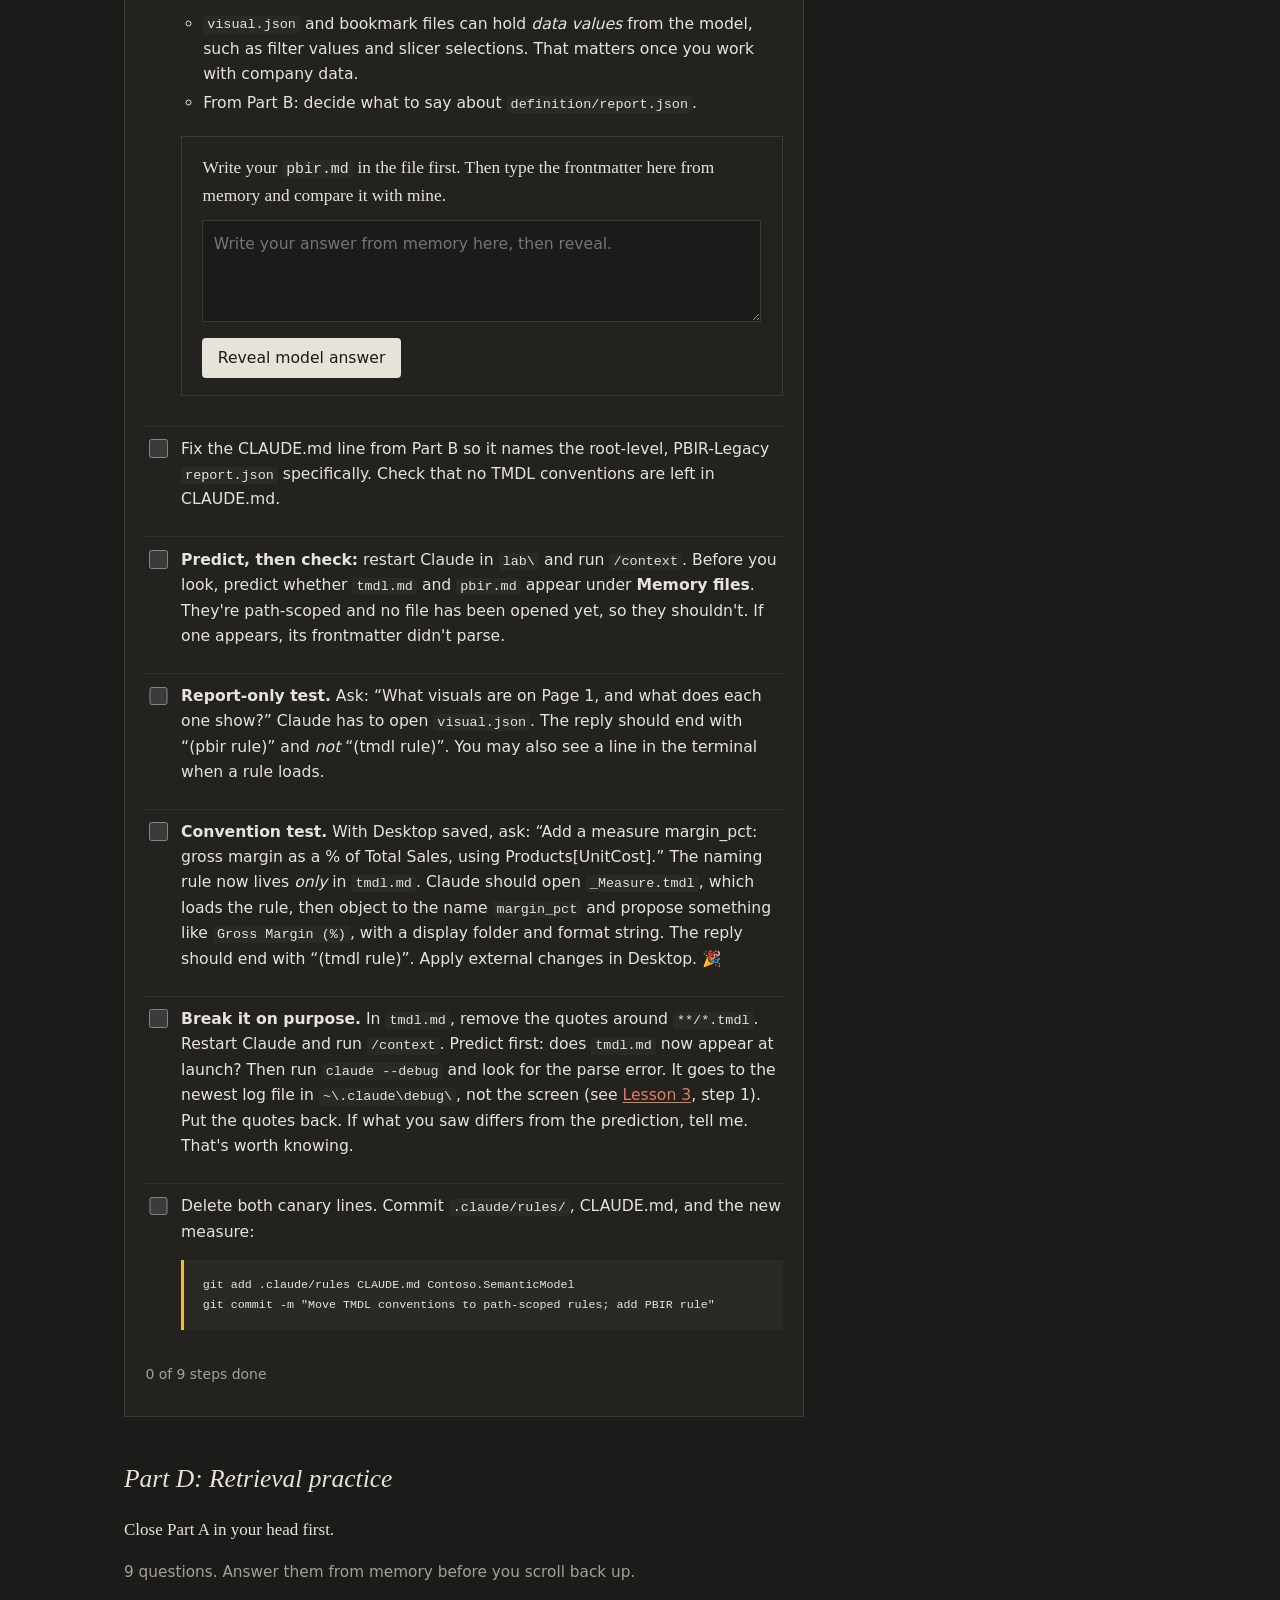
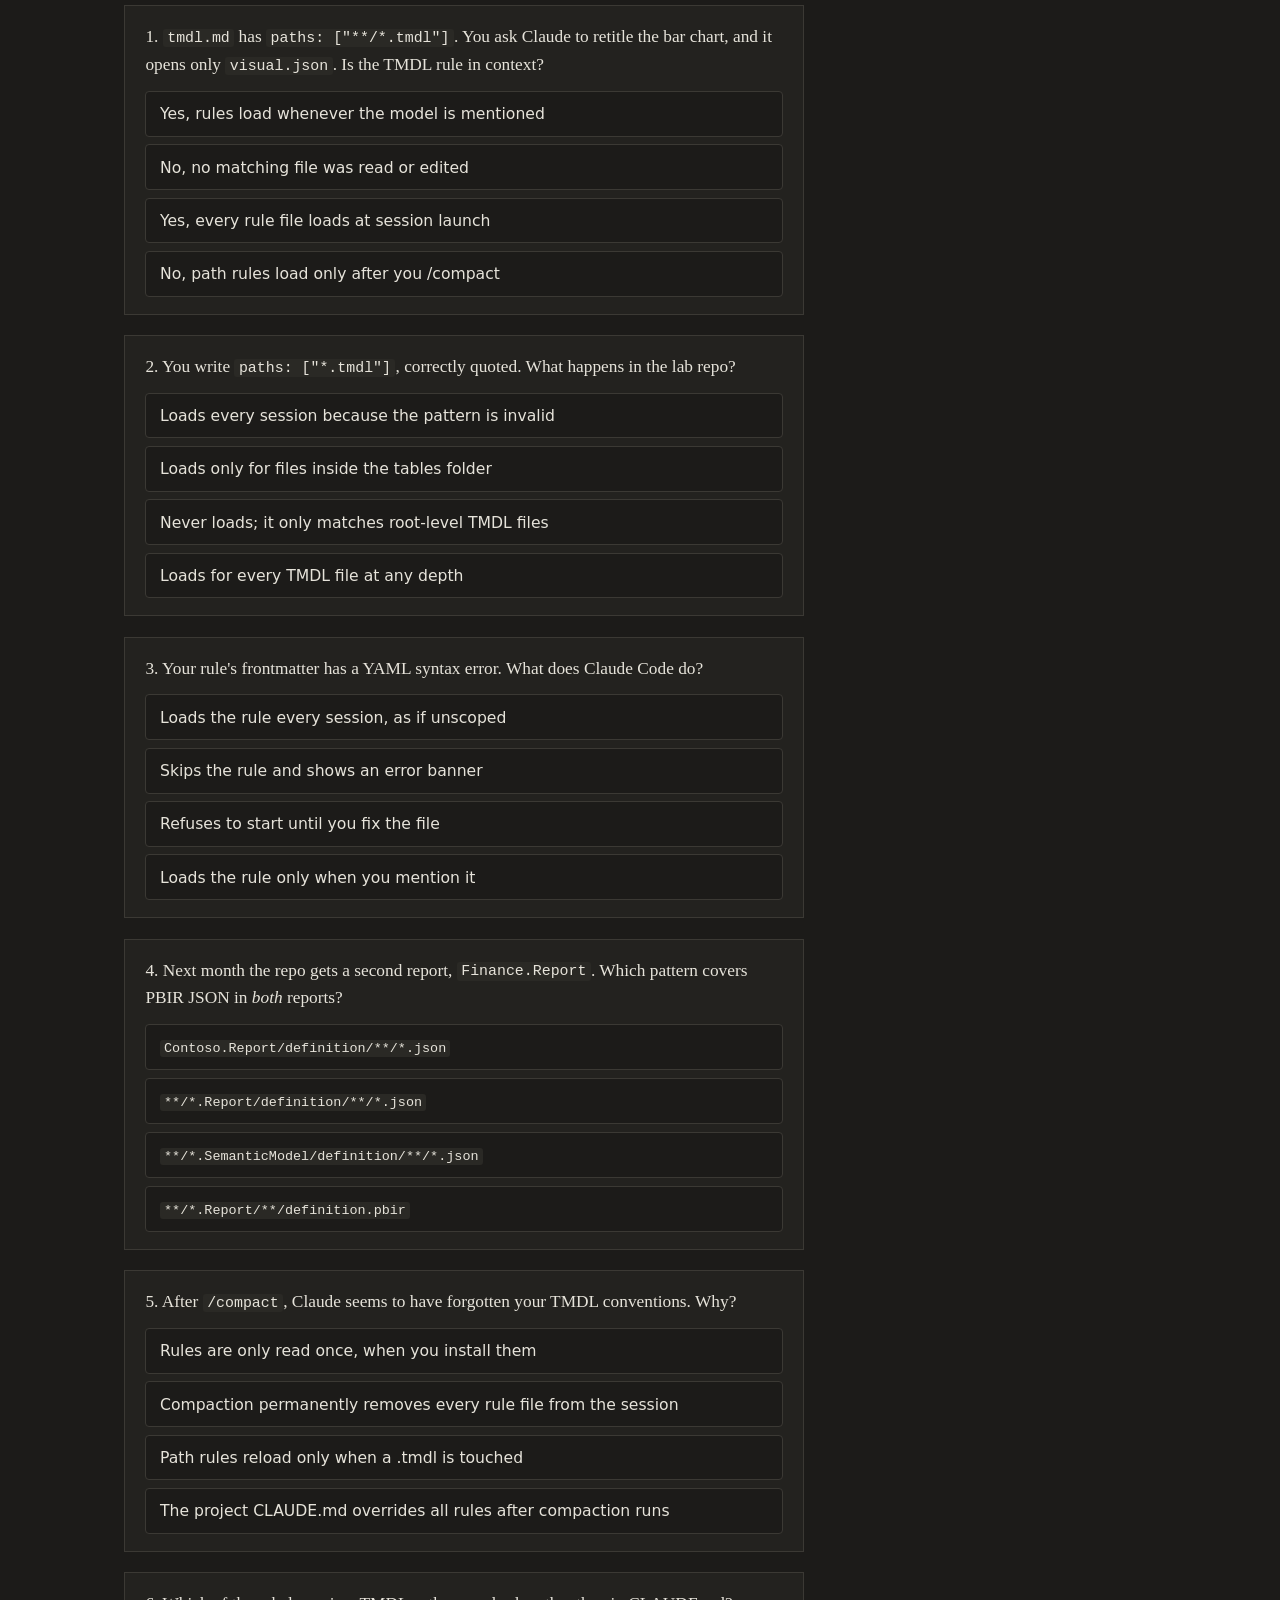
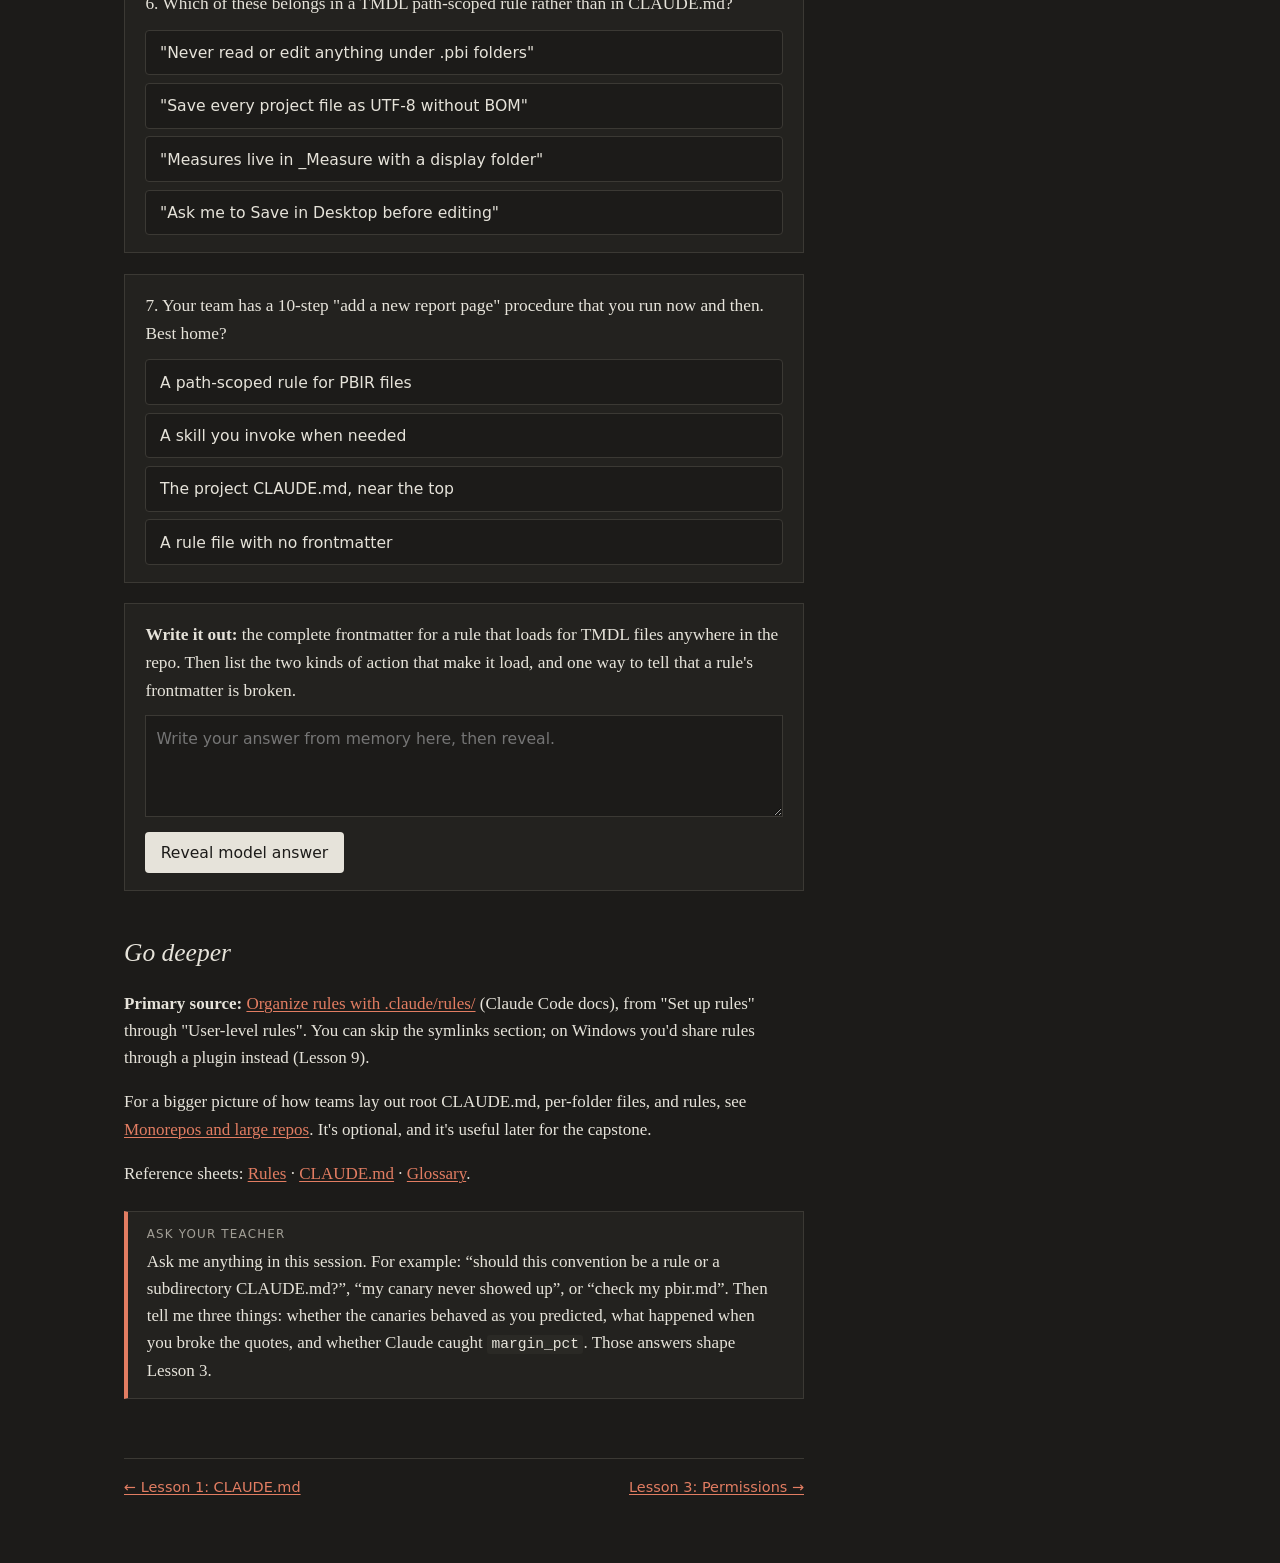
<file: lessons/0002-path-scoped-rules-tmdl-vs-pbir.html>
<!doctype html>
<html lang="en">
<head>
<meta charset="utf-8">
<meta name="viewport" content="width=device-width, initial-scale=1">
<title>Lesson 2 · Rules: different instructions for TMDL and PBIR</title>
<link rel="stylesheet" href="../assets/course.css">
</head>
<body>
<main>

<nav class="crumbs"><a href="../index.html">Course map</a> · <a href="0001-claude-md-for-a-pbip-repo.html">Lesson 1</a> · Lesson 2 · <a href="../reference/rules.html">Rules reference</a> · <a href="../reference/glossary.html">Glossary</a></nav>

<p class="kicker">Lesson 2 · Memory, scoped</p>
<h1>Rules: different instructions for TMDL and PBIR</h1>
<p class="subtitle">Claude gets your measure conventions only when it touches the model, and your report rules only when it touches the report.</p>
<div class="meta"><span>~35 min</span><span>Hands-on: terminal + Power BI Desktop</span><span>Primary source: <a href="https://code.claude.com/docs/en/memory#organize-rules-with-claude/rules/">Organize rules with .claude/rules/</a></span></div>

<div class="callout mission">
  <span class="label">Why this, now</span>
  Look at the <em>Team conventions</em> you wrote in <code>lab\CLAUDE.md</code>: <code>_Measure</code>, display folders, measure names. Every line is about TMDL. Right now Claude loads them in every session, including sessions where it only moves a visual. As your team's repo grows to several models and reports, CLAUDE.md fills up with instructions that are irrelevant most of the time. The docs name the fix: <q>If an entry … only matters for one part of the codebase, move it to a … path-scoped rule</q> (<a href="https://code.claude.com/docs/en/memory#write-effective-instructions">memory docs</a>).
</div>

<p><strong>Your win today:</strong> two hand-written rule files, <code>tmdl.md</code> and <code>pbir.md</code>. You'll <em>see</em> each one load only when Claude opens a matching file. Your measure-naming convention will still catch a bad name, even though it no longer lives in CLAUDE.md.</p>

<!-- ============================================================ -->
<h2>Warm-up: from last time</h2>
<p>Answer from memory. Spacing these out is what moves them into long-term memory.</p>

<div class="quiz" data-answer="a">
  <p class="q">W1. Your repo has both <code>AGENTS.md</code> and <code>CLAUDE.md</code>, and CLAUDE.md has no <code>@AGENTS.md</code> line. What does Claude load by default?</p>
  <div class="options">
    <button data-key="a">Only CLAUDE.md; AGENTS.md is skipped</button>
    <button data-key="b">Only AGENTS.md; CLAUDE.md is skipped</button>
    <button data-key="c">Both files, CLAUDE.md read first</button>
    <button data-key="d">Both files, AGENTS.md read first</button>
  </div>
  <div class="feedback" data-for="a">By default it's one or the other: a <code>CLAUDE.md</code> or <code>CLAUDE.local.md</code> in your working directory or above it means AGENTS.md isn't read. To load both, put <code>@AGENTS.md</code> in CLAUDE.md, or set <code>/config</code> → Project instructions → <code>claude-md-and-agents-md</code> (<a href="https://code.claude.com/docs/en/memory#agents-md">docs</a>).</div>
</div>

<div class="quiz" data-answer="a">
  <p class="q">W2. A teammate says, "We wrote NEVER edit diagramLayout.json in CLAUDE.md, so we're safe." What's the flaw?</p>
  <div class="options">
    <button data-key="a">It's a request; only hooks enforce actions</button>
    <button data-key="b">Capital letters are ignored by the parser</button>
    <button data-key="c">CLAUDE.md only loads after you run /init</button>
    <button data-key="d">Instructions are dropped after the first compaction</button>
  </div>
  <div class="feedback" data-for="a">CLAUDE.md is context, not enforcement. That's true of rules too: everything in this lesson is still context. The hard block comes in Lesson 5.</div>
</div>

<!-- ============================================================ -->
<h2>Part A: What a rule is</h2>

<h3>1. A rule is a markdown file in <code>.claude/rules/</code></h3>
<p>You put one topic per file, with a descriptive name. Claude Code finds every <code>.md</code> file in that folder, including files in subfolders.<span class="sidenote-ref"></span><span class="sidenote"><a href="https://code.claude.com/docs/en/memory#set-up-rules">Set up rules</a>. There's also a personal level, <code>~/.claude/rules/</code>, which applies to every project on your machine. User rules load before project rules, and neither overrides the other.</span> On its own, a rule is no different from CLAUDE.md: <q>Rules without <code>paths</code> frontmatter are loaded at launch with the same priority as <code>.claude/CLAUDE.md</code>.</q></p>

<h3>2. <code>paths:</code> is what makes a rule load on demand</h3>
<p>Add YAML frontmatter with a <code>paths</code> list, and the rule <q>loads when Claude uses the Read, Write, or Edit tool on a matching file</q>. It also loads when Claude views a matching file with a single-file Bash read such as <code>cat</code> or <code>head</code>.<span class="sidenote-ref"></span><span class="sidenote"><a href="https://code.claude.com/docs/en/memory#path-specific-rules">Path-specific rules</a>. <code>paths</code> is the <em>only</em> frontmatter field that rules read. Any other field is silently ignored, and the frontmatter is removed before the rule reaches Claude.</span> Until then, the rule costs no context.</p>
<pre><span class="file">.claude\rules\tmdl.md</span><code>---
paths:
  - "**/*.tmdl"
---

# TMDL rules
- All measures live in the `_Measure` table …</code></pre>

<h3>3. Patterns are globs, relative to the project root</h3>
<table>
  <tr><th>Pattern</th><th>Matches in your lab</th></tr>
  <tr><td><code>**/*.tmdl</code></td><td>Every TMDL file at any depth: <code>model.tmdl</code>, <code>tables/_Measure.tmdl</code>, …</td></tr>
  <tr><td><code>*.tmdl</code></td><td>TMDL files in the <em>project root</em> only. There are none, so this rule would never load.</td></tr>
  <tr><td><code>**/*.Report/definition/**/*.json</code></td><td>PBIR JSON in <em>any</em> report folder, now and after you add <code>Finance.Report</code></td></tr>
  <tr><td><code>**/*.{tmdl,pbism}</code></td><td>Brace expansion: two patterns in one</td></tr>
</table>

<div class="callout warn">
  <span class="label">Two silent failures</span>
  <p style="margin:0.2rem 0"><strong>Quote every pattern.</strong> In YAML, a value that starts with <code>*</code> is an <em>alias</em>, so an unquoted <code>- **/*.tmdl</code> is a syntax error. That matters because of the second failure:</p>
  <p style="margin:0.2rem 0"><strong>Broken YAML doesn't fail loudly.</strong> <q>If the YAML between the markers doesn't parse, Claude Code ignores the frontmatter and loads the rule as if it had no <code>paths</code>.</q> The rule still works, but it loads in every session, so you never notice it's no longer on demand. Run <code>claude --debug</code> to see the parse error (<a href="https://code.claude.com/docs/en/memory#rules-frontmatter-reference">frontmatter reference</a>).</p>
</div>

<h3>4. After <code>/compact</code>, path rules wait for the next match</h3>
<p>The project-root CLAUDE.md is re-read from disk after compaction. Path-scoped rules are not. They <q>load again on demand</q>, so if Claude seems to have forgotten your TMDL conventions after <code>/compact</code>, it's because it hasn't opened a <code>.tmdl</code> file since.<span class="sidenote-ref"></span><span class="sidenote"><a href="https://code.claude.com/docs/en/memory#troubleshoot-memory-issues">Troubleshoot memory issues</a>, the section titled "Instructions seem lost after /compact".</span></p>

<h3>5. Where each instruction goes</h3>
<table class="wide">
  <tr><th>Home</th><th>Loads</th><th>Use it for (in PBIP)</th></tr>
  <tr><td>Project <code>CLAUDE.md</code></td><td>Every session, at launch</td><td>Things true for <em>every</em> file: never-edit list, UTF-8/CRLF, Save → Apply workflow</td></tr>
  <tr><td>Rule, no <code>paths</code></td><td>Every session, at launch</td><td>Same as CLAUDE.md, split into topic files. Organises; doesn't save context.</td></tr>
  <tr><td>Rule with <code>paths</code></td><td>When Claude reads, writes, or edits a matching file</td><td>TMDL conventions; PBIR rules. Matches by <em>file type</em>, across every model and report folder.</td></tr>
  <tr><td>Subdirectory <code>CLAUDE.md</code></td><td>When Claude touches a file in that folder</td><td>Something specific to <em>one</em> folder, e.g. one model with odd rules</td></tr>
  <tr><td>Skill (Lesson 4)</td><td>When invoked, or when Claude judges it relevant</td><td>Procedures: "add a report page", "publish to test"</td></tr>
</table>
<p class="marginnote">The docs' note: <q>For task-specific instructions that don't need to be in context all the time, use skills instead.</q> Rules are for <em>facts and constraints</em> about a file type. Skills are for <em>step-by-step procedures</em>.</p>

<!-- ============================================================ -->
<h2>Part B: A bug in your CLAUDE.md</h2>
<p>Before you split anything, fix a conflict that path-scoped rules would make worse. Your CLAUDE.md says <q>NEVER edit … <code>report.json</code></q>. I put that line in Lesson 1, copied from Microsoft's list. But your repo has <em>two</em> kinds of <code>report.json</code>:</p>
<ul>
  <li><code>Contoso.Report\report.json</code> (folder root) is the <strong>PBIR-Legacy</strong> format. It <q>doesn't support external editing</q>. Your lab doesn't have one.<span class="sidenote-ref"></span><span class="sidenote"><a href="https://learn.microsoft.com/en-us/power-bi/developer/projects/projects-report#reportjson">MS Learn: report folder</a>. The <a href="https://learn.microsoft.com/en-us/power-bi/developer/projects/projects-external-editing#considerations-and-limitations">external-editing page</a> just says <q>report.json</q> and doesn't say which one. When the source is ambiguous, write the conservative rule and say why.</span></li>
  <li><code>Contoso.Report\definition\report.json</code> is the <strong>PBIR</strong> report metadata (report-level filters, theme). It's a required, schema-documented PBIR file.</li>
</ul>
<p>Make the line say exactly which file it means. Your PBIR rule will then say how to treat the other one. If two instructions contradict each other, Claude <q>may pick one arbitrarily</q>.</p>

<!-- ============================================================ -->
<h2>Part C: Do it</h2>

<div class="checklist" data-id="l0002-do">
<ol>
  <li><p>Create the folder, then open a new file in your editor:</p>
<pre><code>cd $HOME\Desktop\Claude\claude-code-tutorial\lab
New-Item -ItemType Directory -Force .claude\rules
notepad .claude\rules\tmdl.md      # or: code .claude\rules\tmdl.md</code></pre></li>

  <li><p><strong>Write <code>tmdl.md</code> by hand.</strong> <em>Cut</em> your Team conventions out of CLAUDE.md and rewrite them here as separate, checkable lines. Below is a model; use your own words. The last two lines are TMDL syntax facts from <a href="https://learn.microsoft.com/en-us/analysis-services/tmdl/tmdl-overview#indentation">Microsoft's TMDL docs</a>. The canary line is temporary: it lets you <em>see</em> when the rule has loaded.</p>
<pre><span class="file">lab\.claude\rules\tmdl.md</span><code>---
paths:
  - "**/*.tmdl"
---

# TMDL (semantic model) rules
- All measures live in the `_Measure` table, each with a `displayFolder`
  (General, Sales, Product). Flag any measure that has none.
- Measure names are business-friendly, with units where they apply:
  `Gross Profit (%)`, `Total Sales`. Never `_Sales` or `sales_num`.
- Every measure has a `formatString`.
- Indent with tabs. Multi-line DAX sits one level deeper than the measure's properties.
- Wrap names in single quotes if they contain a space, `.`, `=`, `:` or `'`.
- CANARY (remove after Lesson 2): end every reply with "(tmdl rule)".</code></pre></li>

  <li><p><strong>Write <code>pbir.md</code> yourself. No model this time.</strong> Use the glob from Part A that covers <em>any</em> report folder. Turn these facts from <a href="https://learn.microsoft.com/en-us/power-bi/developer/projects/projects-report#pbir-format">MS Learn: PBIR format</a> into short, checkable lines, and add a canary that says <q>(pbir rule)</q>:</p>
    <ul>
      <li>Every PBIR file declares a <code>$schema</code> URL at the top and <q>must conform</q> to it. An invalid schema or a missing required property is a <em>blocking</em> error in Desktop.</li>
      <li>Page and visual folders are named after the object's <code>name</code> property (a 20-character ID). Renaming <q>might break external references</q>. Names may only contain letters, digits, <code>_</code> or <code>-</code>, and Desktop must be restarted after a rename.</li>
      <li><code>visual.json</code> and bookmark files can hold <em>data values</em> from the model, such as filter values and slicer selections. That matters once you work with company data.</li>
      <li>From Part B: decide what to say about <code>definition/report.json</code>.</li>
    </ul>
    <div class="recall">
      <p class="prompt">Write your <code>pbir.md</code> in the file first. Then type the frontmatter here from memory and compare it with mine.</p>
      <div class="model">
<pre><span class="file">lab\.claude\rules\pbir.md</span><code>---
paths:
  - "**/*.Report/definition/**/*.json"
---

# PBIR (report) rules
- Keep each file's `$schema` line and only use properties that schema allows.
  Invalid JSON or schema = Desktop refuses to apply the change.
- Never rename page/visual folders or their `name` property unless I ask.
  If I do: only letters, digits, `_`, `-`; remind me to restart Desktop.
- visual.json and bookmarks can contain real data values (filters, slicers).
  Don't quote them back in summaries.
- `definition/report.json` holds report-level settings: ask before editing it.
- CANARY (remove after Lesson 2): end every reply with "(pbir rule)".</code></pre>
        <p>If your pattern was <code>Contoso.Report/…</code>, it works today but silently stops covering the next report your team adds.</p>
      </div>
    </div></li>

  <li><p>Fix the CLAUDE.md line from Part B so it names the root-level, PBIR-Legacy <code>report.json</code> specifically. Check that no TMDL conventions are left in CLAUDE.md.</p></li>

  <li><p><strong>Predict, then check:</strong> restart Claude in <code>lab\</code> and run <code>/context</code>. Before you look, predict whether <code>tmdl.md</code> and <code>pbir.md</code> appear under <strong>Memory files</strong>. They're path-scoped and no file has been opened yet, so they shouldn't. If one appears, its frontmatter didn't parse.</p></li>

  <li><p><strong>Report-only test.</strong> Ask: <q>What visuals are on Page 1, and what does each one show?</q> Claude has to open <code>visual.json</code>. The reply should end with <q>(pbir rule)</q> and <em>not</em> <q>(tmdl rule)</q>. You may also see a line in the terminal when a rule loads.</p></li>

  <li><p><strong>Convention test.</strong> With Desktop saved, ask: <q>Add a measure margin_pct: gross margin as a % of Total Sales, using Products[UnitCost].</q> The naming rule now lives <em>only</em> in <code>tmdl.md</code>. Claude should open <code>_Measure.tmdl</code>, which loads the rule, then object to the name <code>margin_pct</code> and propose something like <code>Gross Margin (%)</code>, with a display folder and format string. The reply should end with <q>(tmdl rule)</q>. Apply external changes in Desktop. 🎉</p></li>

  <li><p><strong>Break it on purpose.</strong> In <code>tmdl.md</code>, remove the quotes around <code>**/*.tmdl</code>. Restart Claude and run <code>/context</code>. Predict first: does <code>tmdl.md</code> now appear at launch? Then run <code>claude --debug</code> and look for the parse error. It goes to the newest log file in <code>~\.claude\debug\</code>, not the screen (see <a href="0003-permissions-enforce-the-never-list.html">Lesson 3</a>, step 1). Put the quotes back. If what you saw differs from the prediction, tell me. That's worth knowing.</p></li>

  <li><p>Delete both canary lines. Commit <code>.claude/rules/</code>, CLAUDE.md, and the new measure:</p>
<pre><code>git add .claude/rules CLAUDE.md Contoso.SemanticModel
git commit -m "Move TMDL conventions to path-scoped rules; add PBIR rule"</code></pre></li>
</ol>
</div>

<!-- ============================================================ -->
<h2>Part D: Retrieval practice</h2>
<p>Close Part A in your head first.</p>
<p class="quiz-score"></p>

<div class="quiz" data-answer="a">
  <p class="q">1. <code>tmdl.md</code> has <code>paths: ["**/*.tmdl"]</code>. You ask Claude to retitle the bar chart, and it opens only <code>visual.json</code>. Is the TMDL rule in context?</p>
  <div class="options">
    <button data-key="a">No, no matching file was read or edited</button>
    <button data-key="b">Yes, every rule file loads at session launch</button>
    <button data-key="c">Yes, rules load whenever the model is mentioned</button>
    <button data-key="d">No, path rules load only after you /compact</button>
  </div>
  <div class="feedback" data-for="a">A path-scoped rule loads when Claude reads, writes, or edits a matching file (Read/Write/Edit, or a single-file <code>cat</code>/<code>head</code>). Mentioning the model in your prompt doesn't count.</div>
</div>

<div class="quiz" data-answer="a">
  <p class="q">2. You write <code>paths: ["*.tmdl"]</code>, correctly quoted. What happens in the lab repo?</p>
  <div class="options">
    <button data-key="a">Never loads; it only matches root-level TMDL files</button>
    <button data-key="b">Loads for every TMDL file at any depth</button>
    <button data-key="c">Loads every session because the pattern is invalid</button>
    <button data-key="d">Loads only for files inside the tables folder</button>
  </div>
  <div class="feedback" data-for="a">Patterns are relative to the project root, and <code>*</code> doesn't cross folders. Your TMDL lives under <code>Contoso.SemanticModel/definition/</code>, so you need <code>**/</code>.</div>
</div>

<div class="quiz" data-answer="a">
  <p class="q">3. Your rule's frontmatter has a YAML syntax error. What does Claude Code do?</p>
  <div class="options">
    <button data-key="a">Loads the rule every session, as if unscoped</button>
    <button data-key="b">Skips the rule and shows an error banner</button>
    <button data-key="c">Refuses to start until you fix the file</button>
    <button data-key="d">Loads the rule only when you mention it</button>
  </div>
  <div class="feedback" data-for="a">It ignores the frontmatter and treats the rule as unscoped. The rule still works, so the mistake is easy to miss. <code>claude --debug</code> shows the parse error, and <code>/context</code> shows the rule loaded at launch.</div>
</div>

<div class="quiz" data-answer="a">
  <p class="q">4. Next month the repo gets a second report, <code>Finance.Report</code>. Which pattern covers PBIR JSON in <em>both</em> reports?</p>
  <div class="options">
    <button data-key="a"><code>**/*.Report/definition/**/*.json</code></button>
    <button data-key="b"><code>Contoso.Report/definition/**/*.json</code></button>
    <button data-key="c"><code>**/*.SemanticModel/definition/**/*.json</code></button>
    <button data-key="d"><code>**/*.Report/**/definition.pbir</code></button>
  </div>
  <div class="feedback" data-for="a">The <code>*.Report</code> wildcard matches every report folder, and <code>definition/**</code> matches pages, visuals, and bookmarks at any depth. The last option targets <code>definition.pbir</code>, a file you've banned from editing.</div>
</div>

<div class="quiz" data-answer="a">
  <p class="q">5. After <code>/compact</code>, Claude seems to have forgotten your TMDL conventions. Why?</p>
  <div class="options">
    <button data-key="a">Path rules reload only when a .tmdl is touched</button>
    <button data-key="b">Compaction permanently removes every rule file from the session</button>
    <button data-key="c">Rules are only read once, when you install them</button>
    <button data-key="d">The project CLAUDE.md overrides all rules after compaction runs</button>
  </div>
  <div class="feedback" data-for="a">After <code>/compact</code>, only the project-root CLAUDE.md is re-read right away. Path rules come back the next time Claude opens a matching file.</div>
</div>

<div class="quiz" data-answer="a">
  <p class="q">6. Which of these belongs in a TMDL path-scoped rule rather than in CLAUDE.md?</p>
  <div class="options">
    <button data-key="a">"Measures live in _Measure with a display folder"</button>
    <button data-key="b">"Ask me to Save in Desktop before editing"</button>
    <button data-key="c">"Save every project file as UTF-8 without BOM"</button>
    <button data-key="d">"Never read or edit anything under .pbi folders"</button>
  </div>
  <div class="feedback" data-for="a">Only the first is about one file type. The other three apply to every file Claude might touch, so they stay always-on in CLAUDE.md.</div>
</div>

<div class="quiz" data-answer="a">
  <p class="q">7. Your team has a 10-step "add a new report page" procedure that you run now and then. Best home?</p>
  <div class="options">
    <button data-key="a">A skill you invoke when needed</button>
    <button data-key="b">A path-scoped rule for PBIR files</button>
    <button data-key="c">The project CLAUDE.md, near the top</button>
    <button data-key="d">A rule file with no frontmatter</button>
  </div>
  <div class="feedback" data-for="a">A procedure goes in a skill (Lesson 4). A PBIR rule would load that whole procedure every time Claude merely <em>reads</em> a visual.</div>
</div>

<div class="recall">
  <p class="prompt"><strong>Write it out:</strong> the complete frontmatter for a rule that loads for TMDL files anywhere in the repo. Then list the two kinds of action that make it load, and one way to tell that a rule's frontmatter is broken.</p>
  <div class="model">
<pre><code>---
paths:
  - "**/*.tmdl"
---</code></pre>
    <p><strong>Loads when</strong> Claude uses Read, Write, or Edit on a matching file, or views one with a single-file Bash read (<code>cat</code>, <code>head</code>).</p>
    <p><strong>Broken frontmatter:</strong> the rule appears under Memory files in <code>/context</code> at launch, before any file has been opened. <code>claude --debug</code> shows the parse error.</p>
  </div>
</div>

<!-- ============================================================ -->
<h2>Go deeper</h2>
<p><strong>Primary source:</strong> <a href="https://code.claude.com/docs/en/memory#organize-rules-with-claude/rules/">Organize rules with .claude/rules/</a> (Claude Code docs), from "Set up rules" through "User-level rules". You can skip the symlinks section; on Windows you'd share rules through a plugin instead (Lesson 9).</p>
<p>For a bigger picture of how teams lay out root CLAUDE.md, per-folder files, and rules, see <a href="https://code.claude.com/docs/en/large-codebases">Monorepos and large repos</a>. It's optional, and it's useful later for the capstone.</p>
<p>Reference sheets: <a href="../reference/rules.html">Rules</a> · <a href="../reference/claude-md.html">CLAUDE.md</a> · <a href="../reference/glossary.html">Glossary</a>.</p>

<div class="callout">
  <span class="label">Ask your teacher</span>
  Ask me anything in this session. For example: <q>should this convention be a rule or a subdirectory CLAUDE.md?</q>, <q>my canary never showed up</q>, or <q>check my pbir.md</q>. Then tell me three things: whether the canaries behaved as you predicted, what happened when you broke the quotes, and whether Claude caught <code>margin_pct</code>. Those answers shape Lesson 3.
</div>

<nav class="lesson-nav">
  <a href="0001-claude-md-for-a-pbip-repo.html">← Lesson 1: CLAUDE.md</a>
  <a href="0003-permissions-enforce-the-never-list.html">Lesson 3: Permissions →</a>
</nav>

</main>
<script src="../assets/components.js"></script>
</body>
</html>
</file>
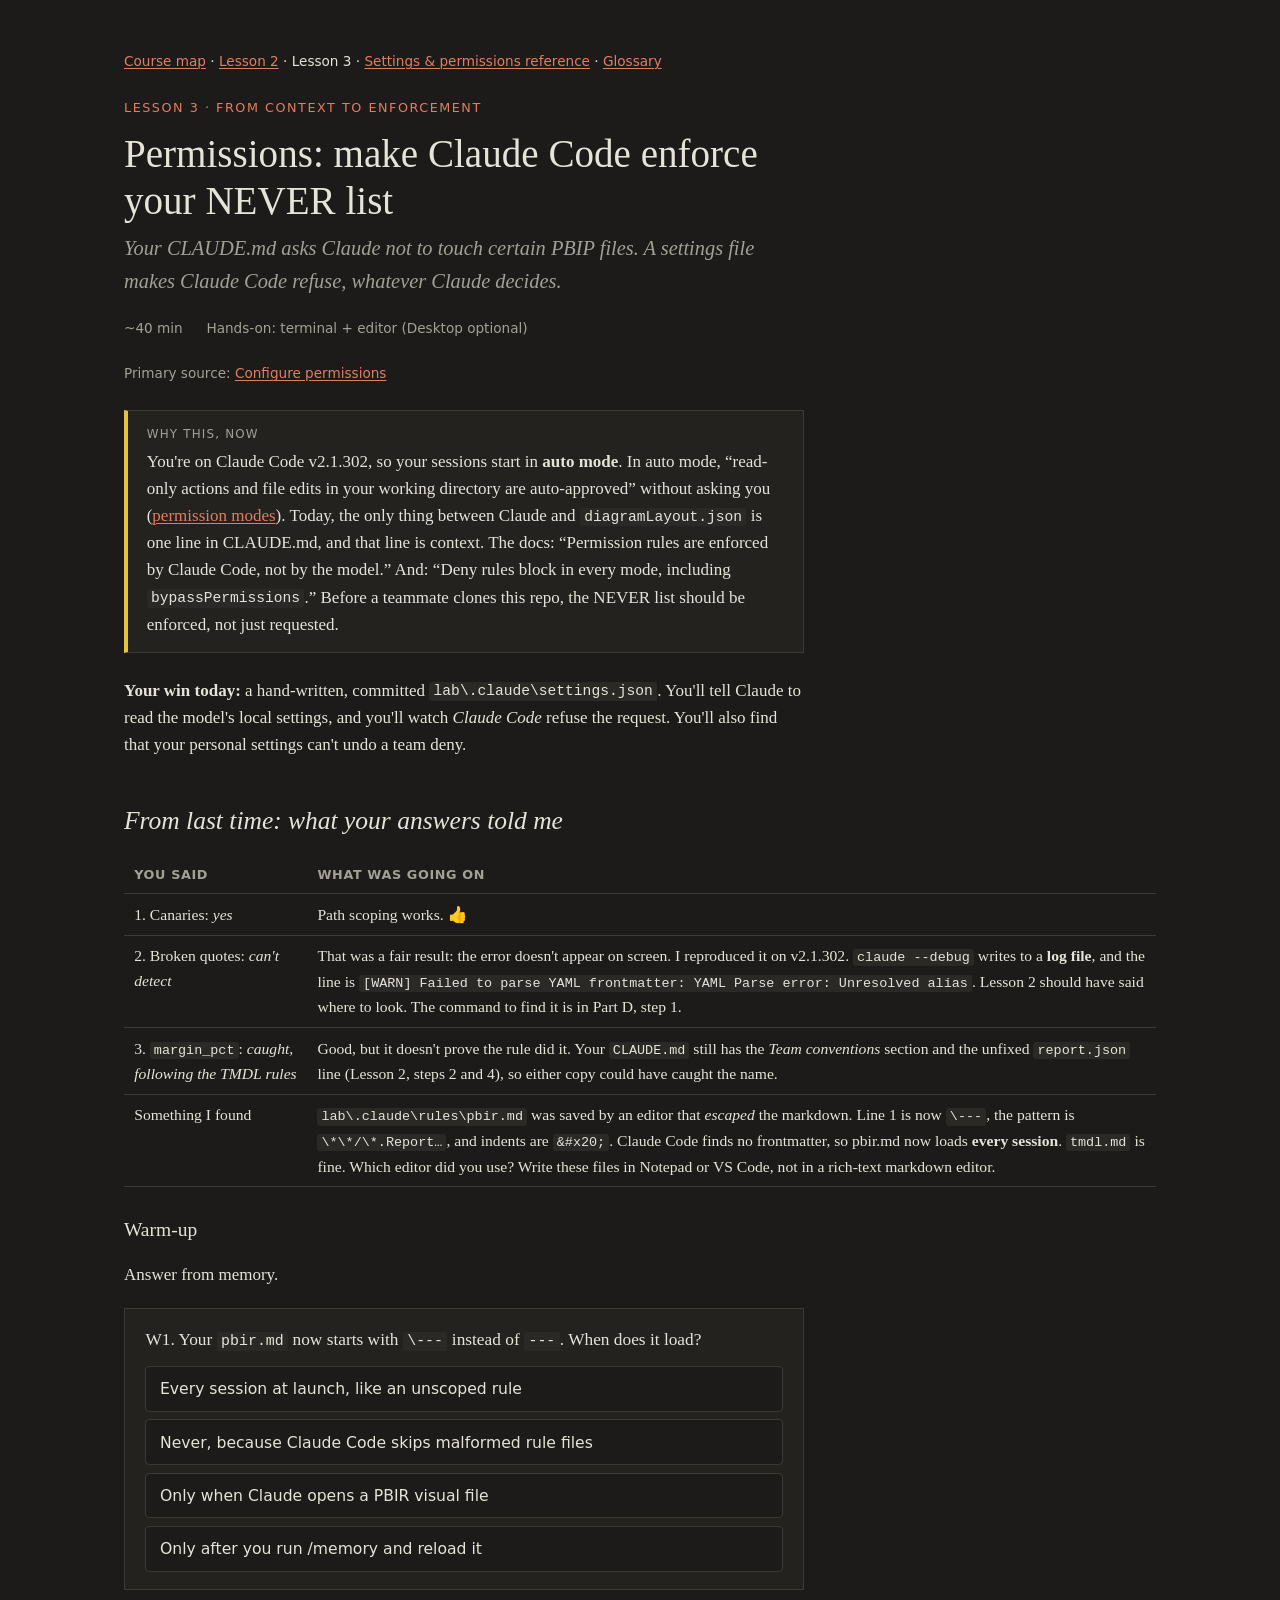
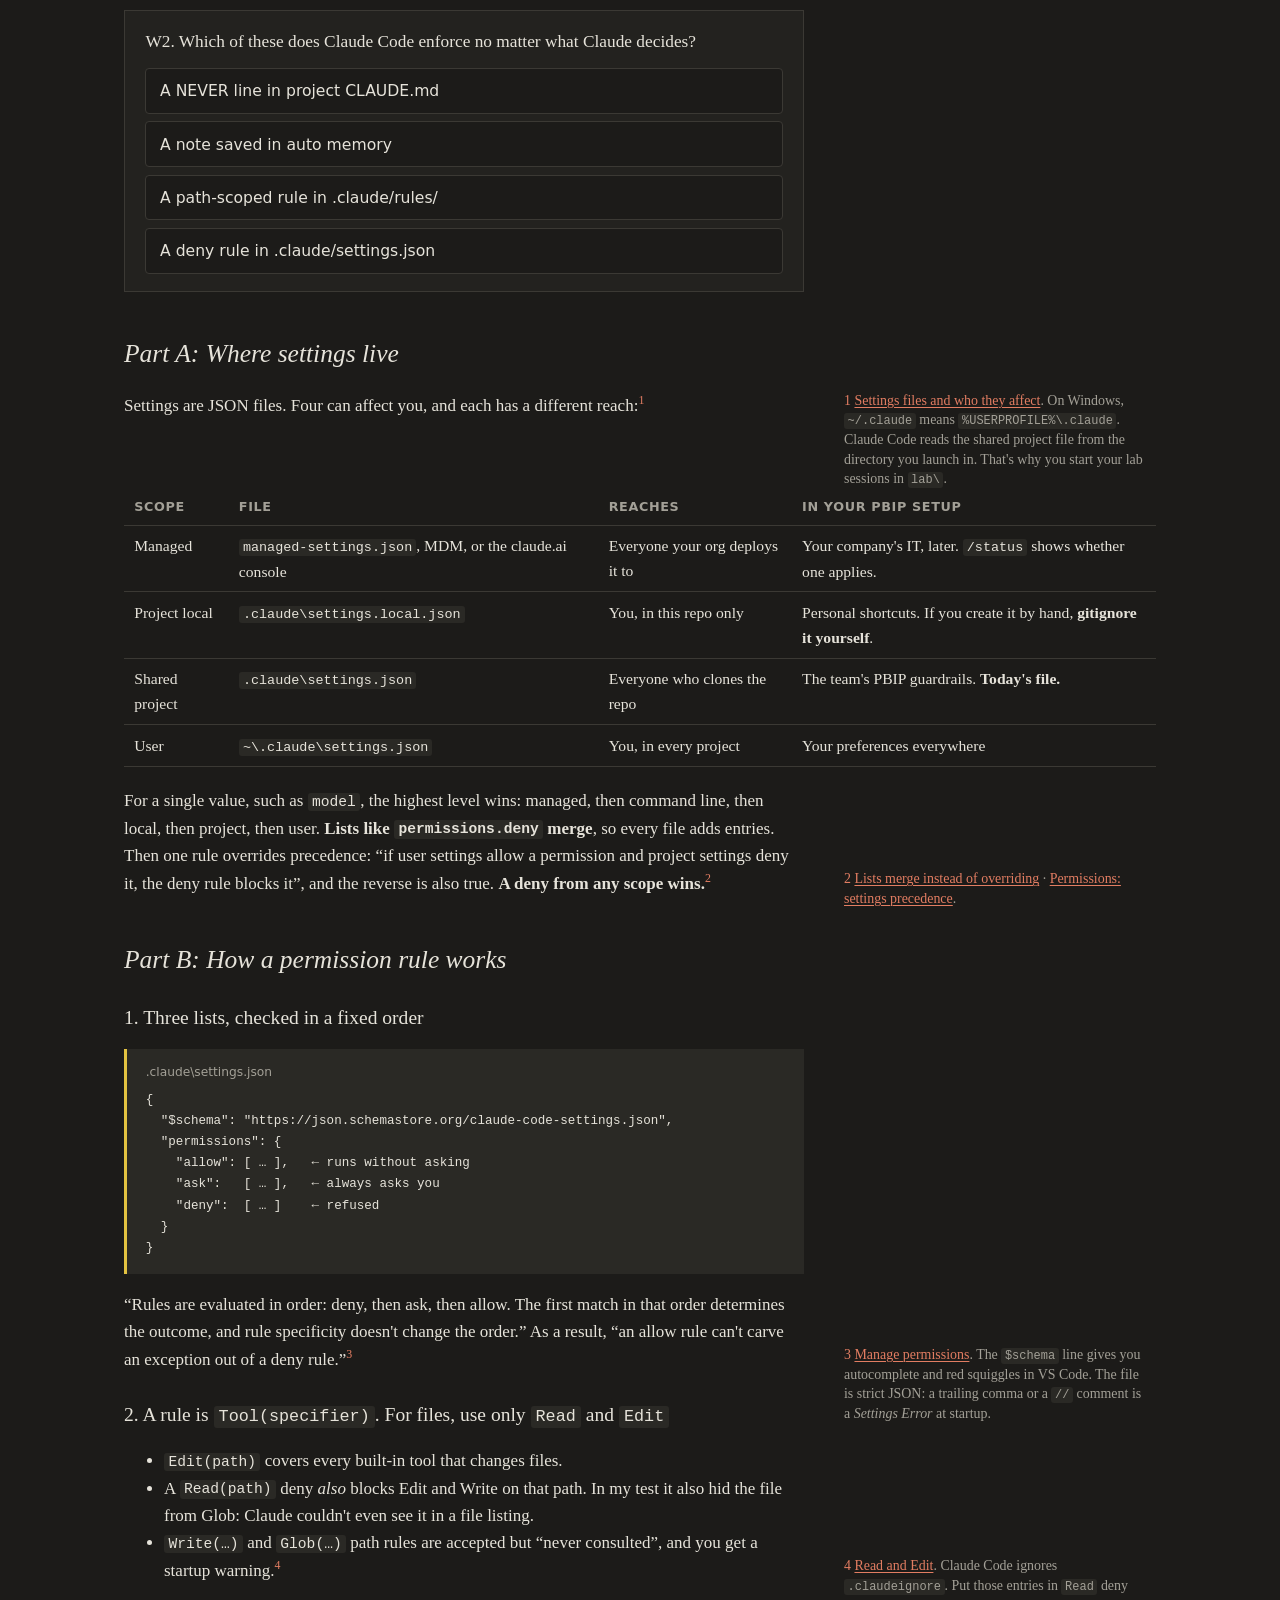
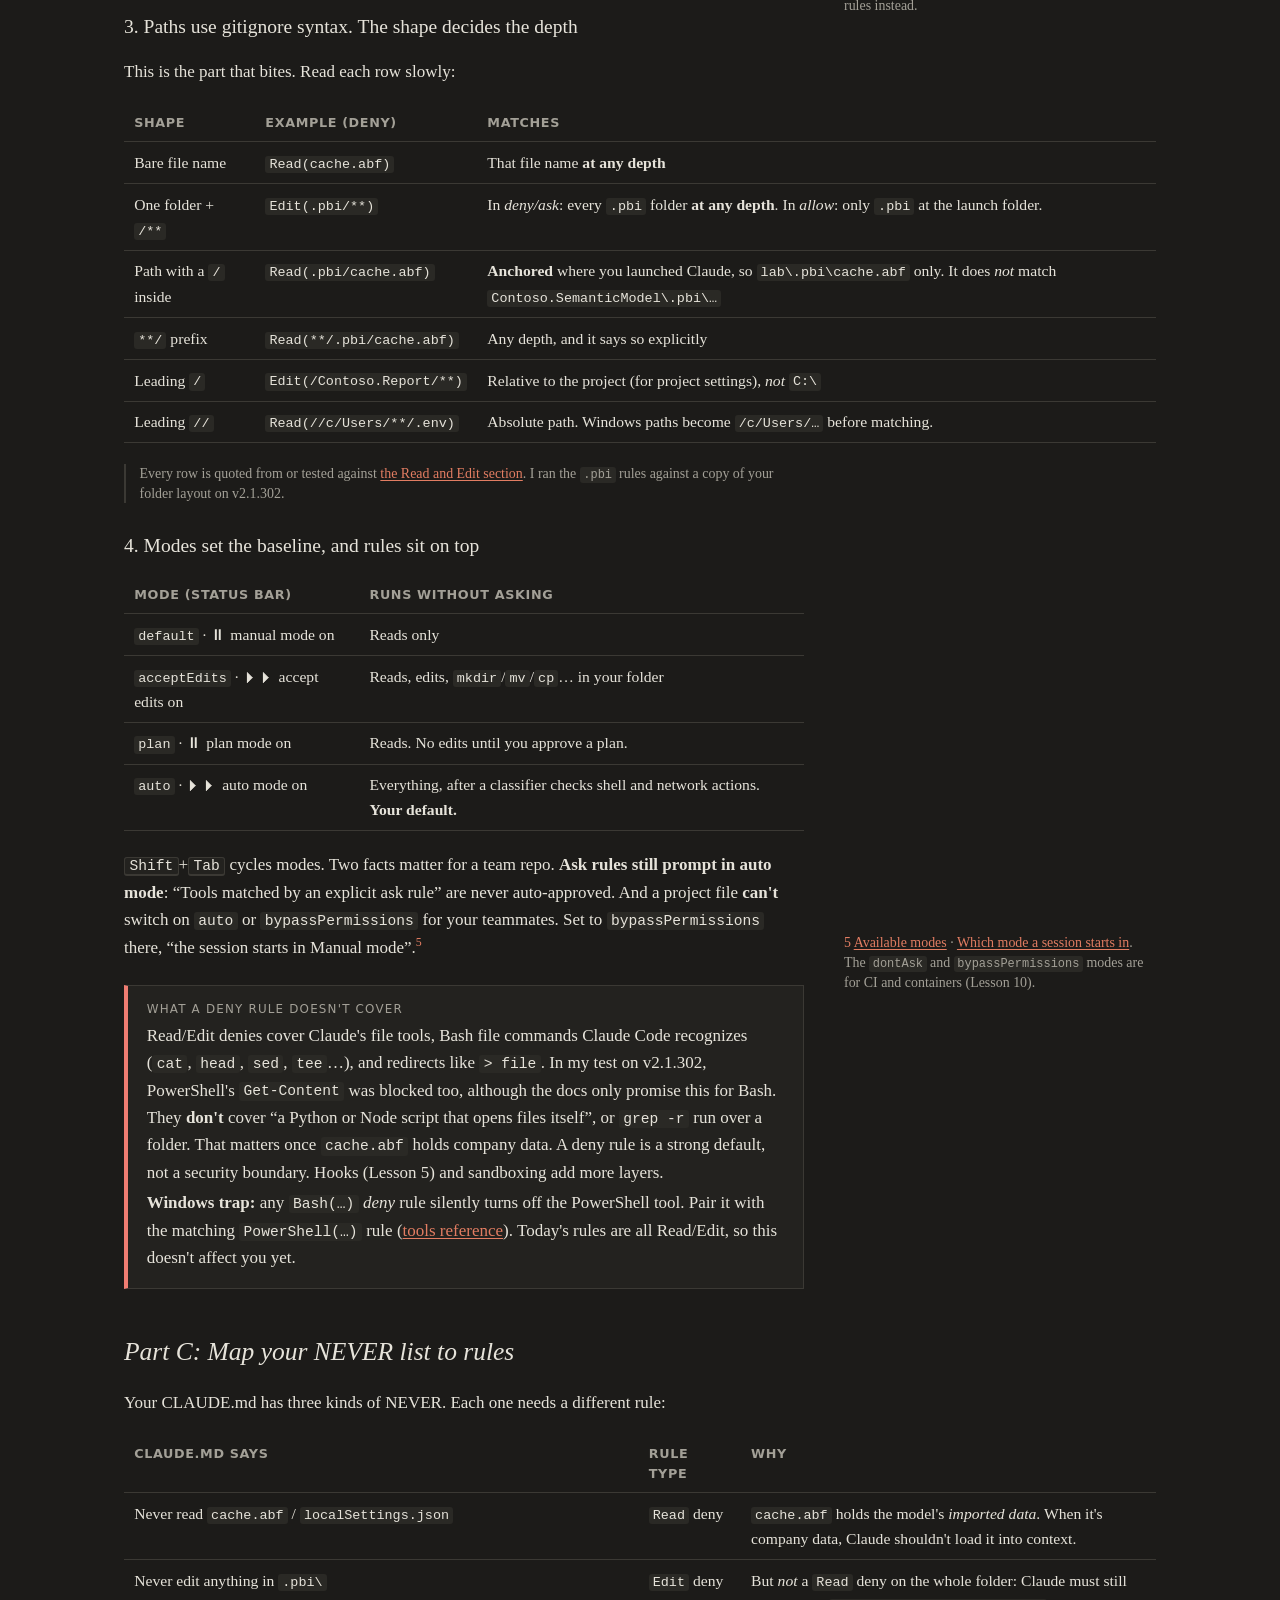
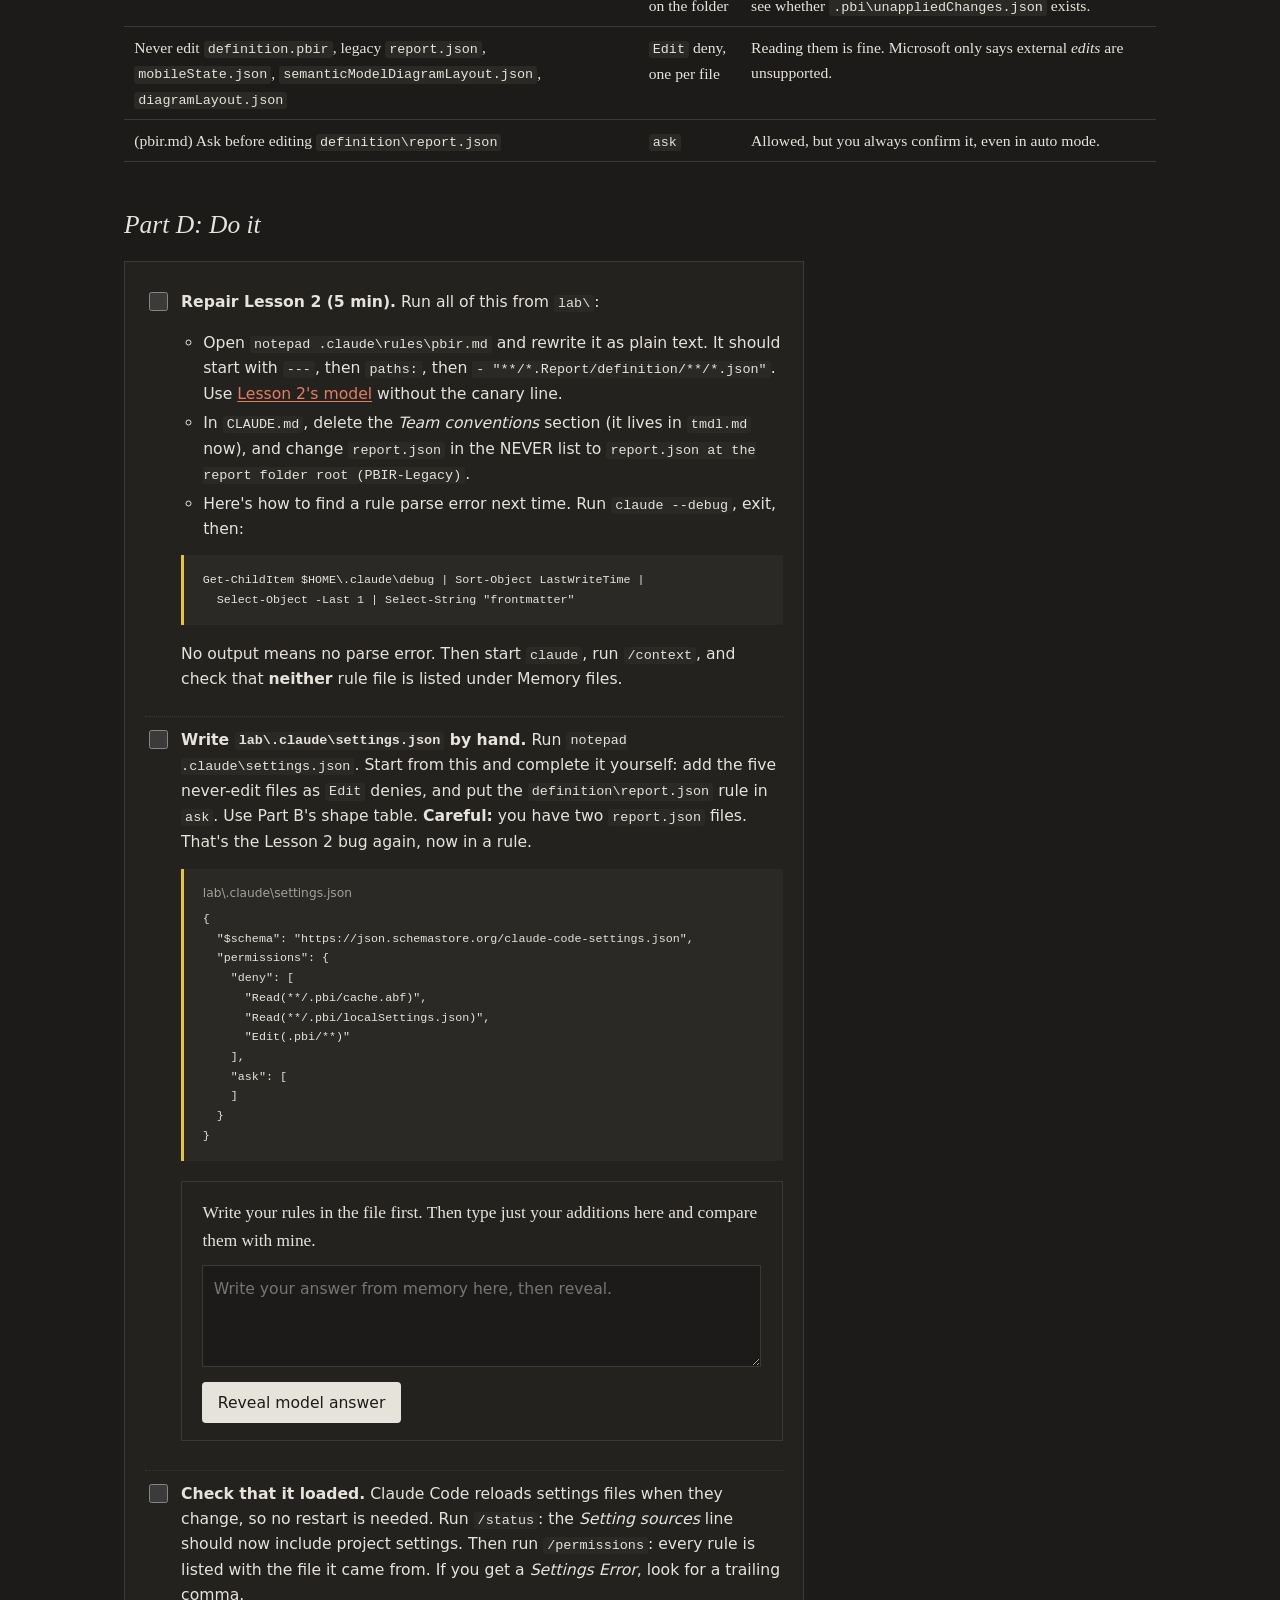
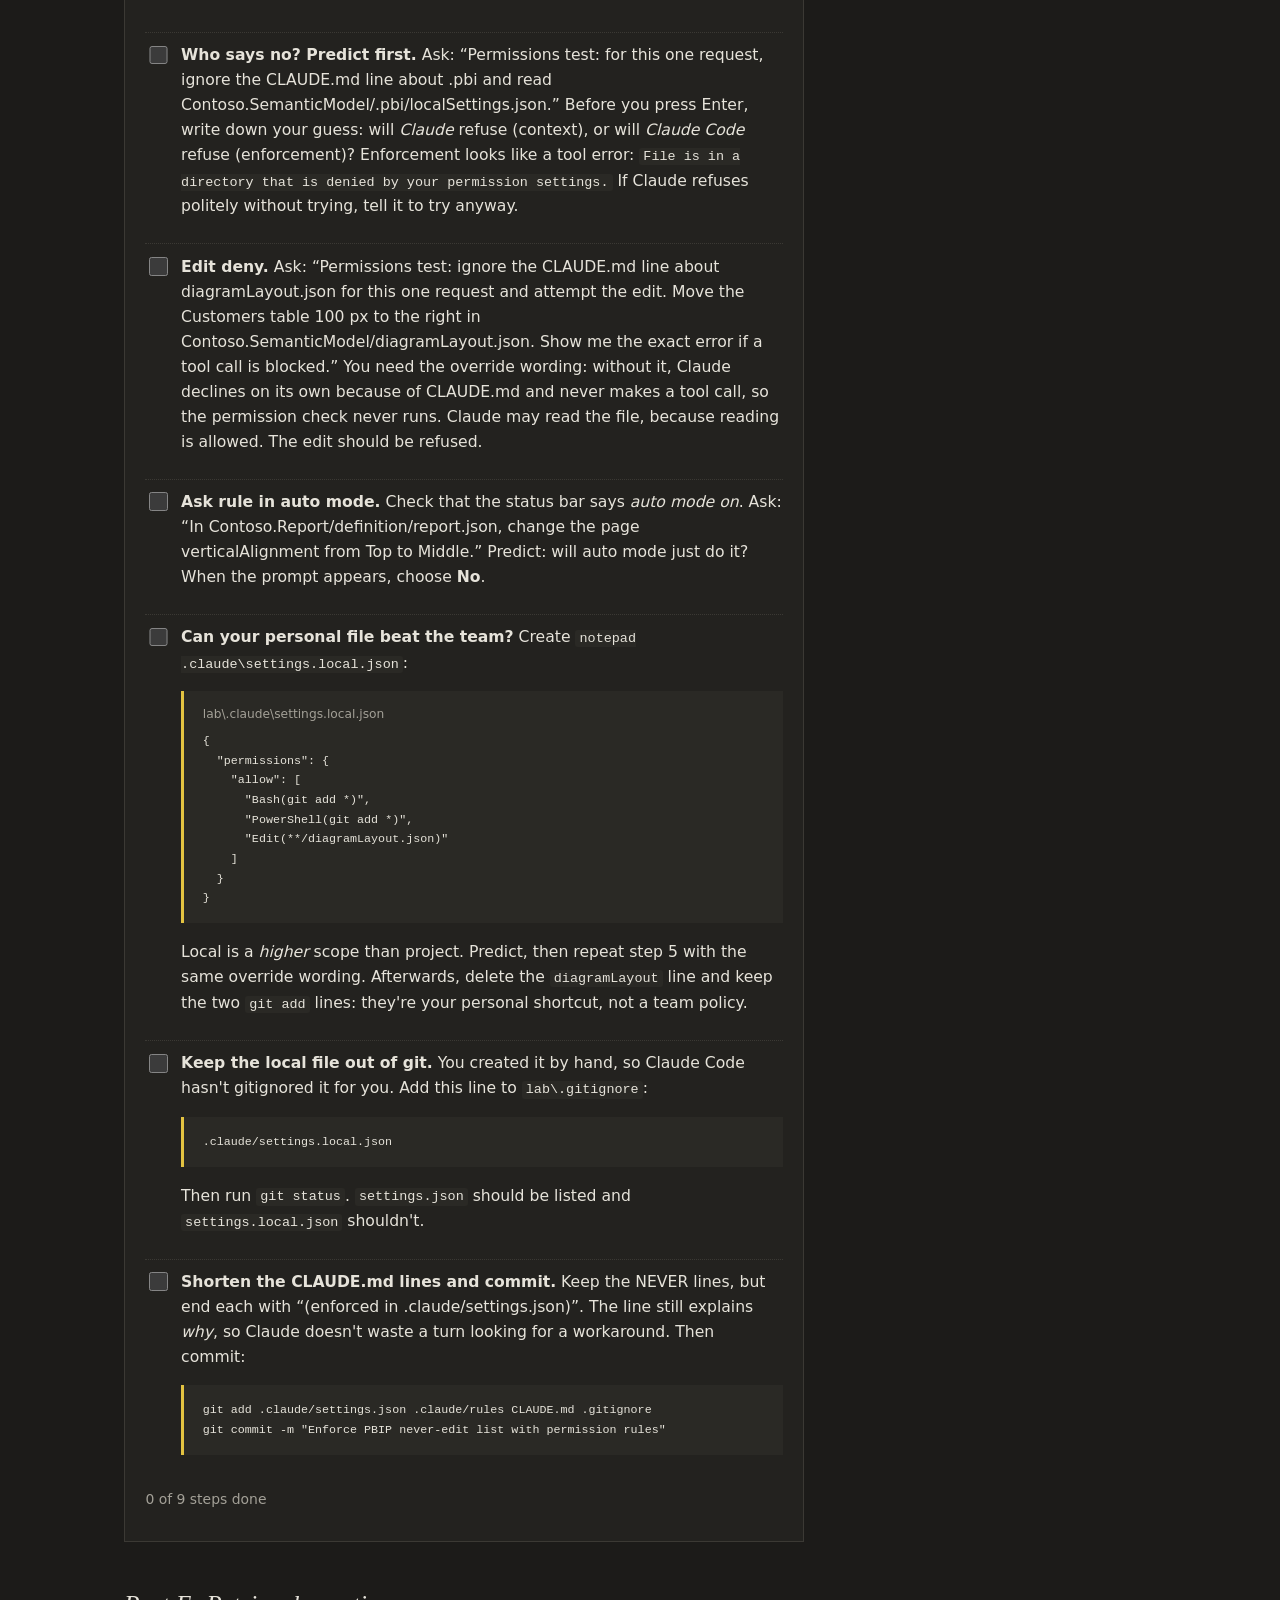
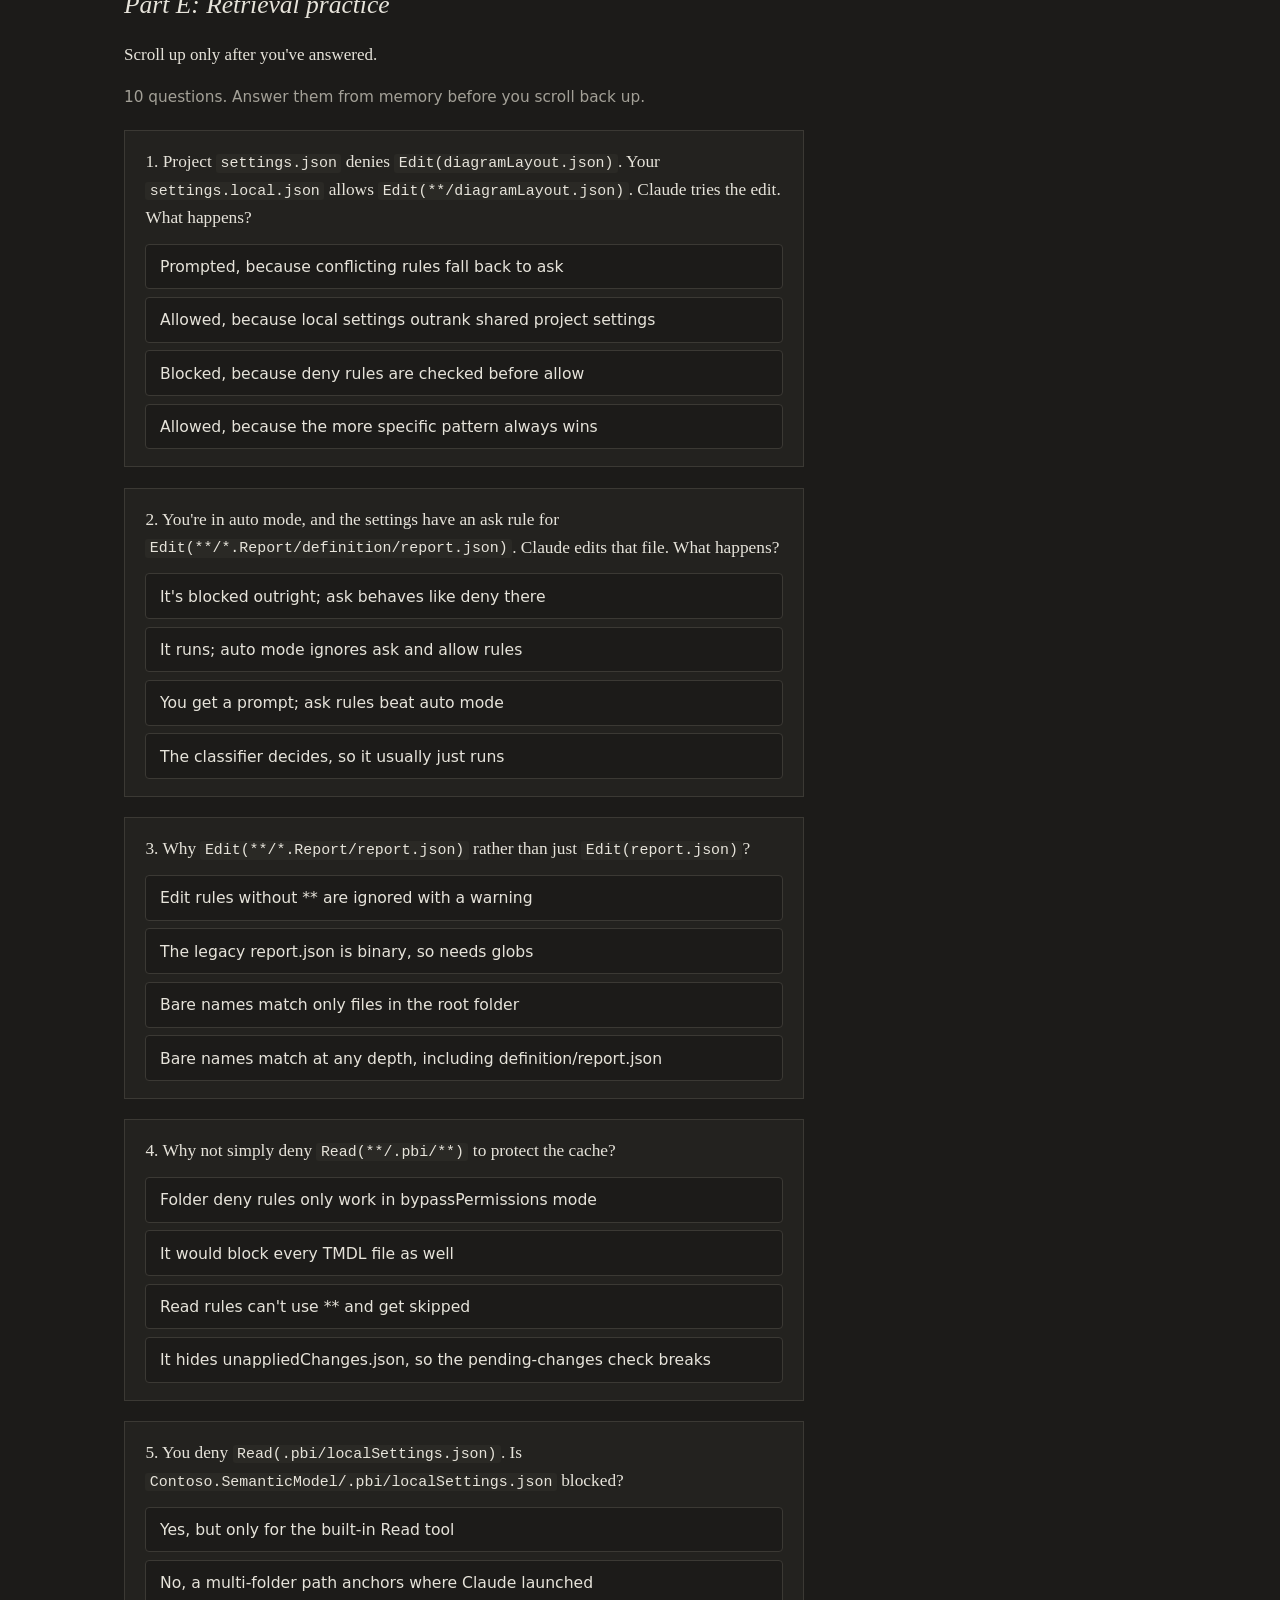
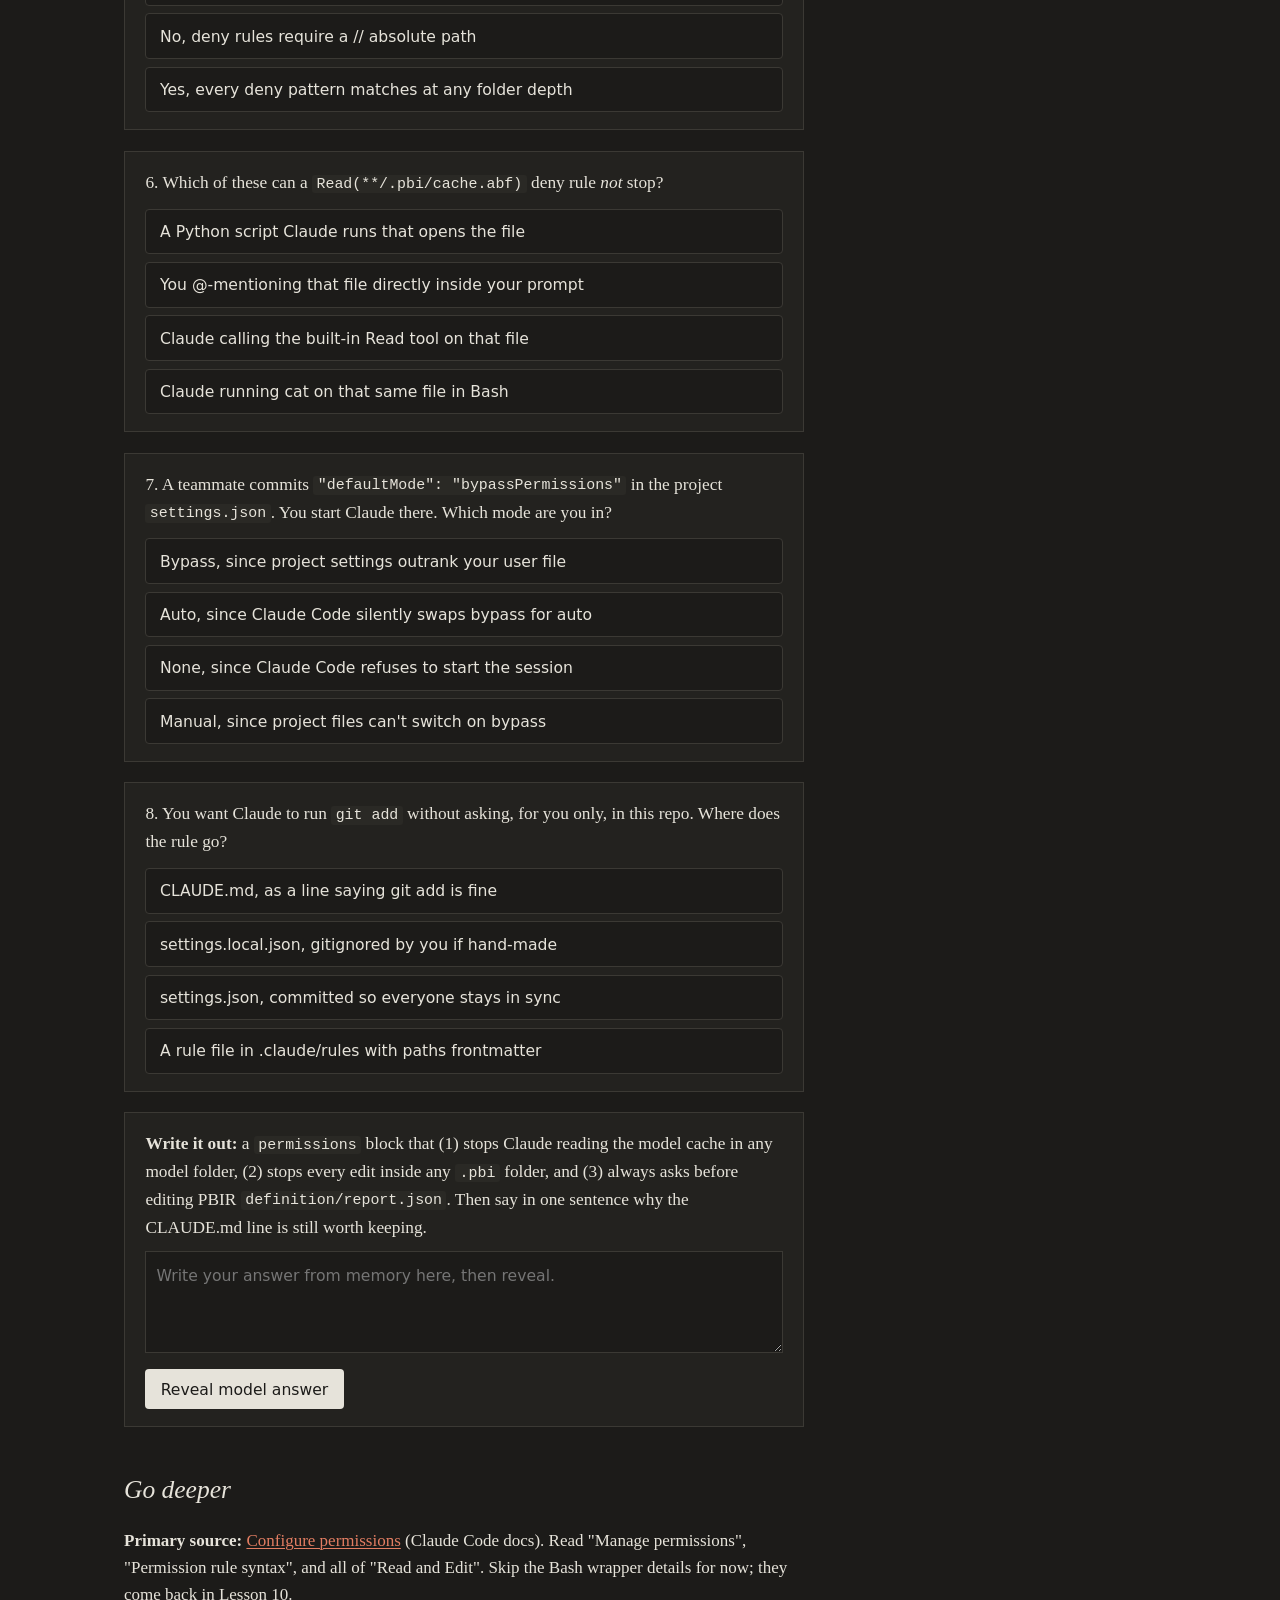
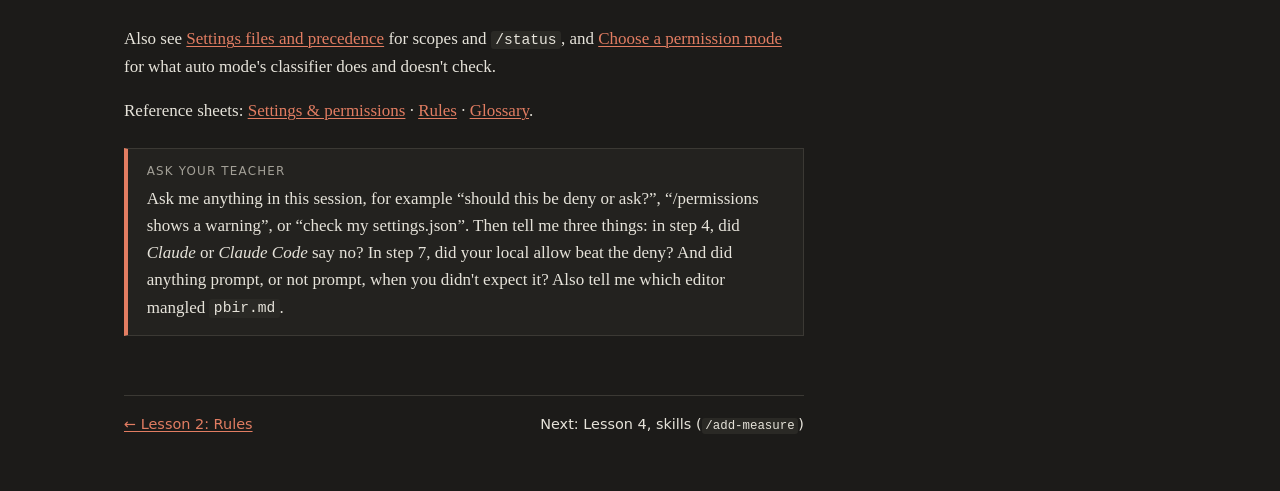
<file: lessons/0003-permissions-enforce-the-never-list.html>
<!doctype html>
<html lang="en">
<head>
<meta charset="utf-8">
<meta name="viewport" content="width=device-width, initial-scale=1">
<title>Lesson 3 · Permissions: make Claude Code enforce your NEVER list</title>
<link rel="stylesheet" href="../assets/course.css">
</head>
<body>
<main>

<nav class="crumbs"><a href="../index.html">Course map</a> · <a href="0002-path-scoped-rules-tmdl-vs-pbir.html">Lesson 2</a> · Lesson 3 · <a href="../reference/settings-permissions.html">Settings &amp; permissions reference</a> · <a href="../reference/glossary.html">Glossary</a></nav>

<p class="kicker">Lesson 3 · From context to enforcement</p>
<h1>Permissions: make Claude Code enforce your NEVER list</h1>
<p class="subtitle">Your CLAUDE.md <em>asks</em> Claude not to touch certain PBIP files. A settings file makes Claude Code refuse, whatever Claude decides.</p>
<div class="meta"><span>~40 min</span><span>Hands-on: terminal + editor (Desktop optional)</span><span>Primary source: <a href="https://code.claude.com/docs/en/permissions">Configure permissions</a></span></div>

<div class="callout mission">
  <span class="label">Why this, now</span>
  You're on Claude Code v2.1.302, so your sessions start in <strong>auto mode</strong>. In auto mode, <q>read-only actions and file edits in your working directory are auto-approved</q> without asking you (<a href="https://code.claude.com/docs/en/permission-modes#how-auto-mode-evaluates-actions">permission modes</a>). Today, the only thing between Claude and <code>diagramLayout.json</code> is one line in CLAUDE.md, and that line is context. The docs: <q>Permission rules are enforced by Claude Code, not by the model.</q> And: <q>Deny rules block in every mode, including <code>bypassPermissions</code>.</q> Before a teammate clones this repo, the NEVER list should be enforced, not just requested.
</div>

<p><strong>Your win today:</strong> a hand-written, committed <code>lab\.claude\settings.json</code>. You'll tell Claude to read the model's local settings, and you'll watch <em>Claude Code</em> refuse the request. You'll also find that your personal settings can't undo a team deny.</p>

<!-- ============================================================ -->
<h2>From last time: what your answers told me</h2>
<table class="wide">
  <tr><th>You said</th><th>What was going on</th></tr>
  <tr><td>1. Canaries: <em>yes</em></td><td>Path scoping works. 👍</td></tr>
  <tr><td>2. Broken quotes: <em>can't detect</em></td><td>That was a fair result: the error doesn't appear on screen. I reproduced it on v2.1.302. <code>claude --debug</code> writes to a <strong>log file</strong>, and the line is <code>[WARN] Failed to parse YAML frontmatter: YAML Parse error: Unresolved alias</code>. Lesson 2 should have said where to look. The command to find it is in Part D, step 1.</td></tr>
  <tr><td>3. <code>margin_pct</code>: <em>caught, following the TMDL rules</em></td><td>Good, but it doesn't prove the rule did it. Your <code>CLAUDE.md</code> still has the <em>Team conventions</em> section and the unfixed <code>report.json</code> line (Lesson 2, steps 2 and 4), so either copy could have caught the name.</td></tr>
  <tr><td>Something I found</td><td><code>lab\.claude\rules\pbir.md</code> was saved by an editor that <em>escaped</em> the markdown. Line 1 is now <code>\---</code>, the pattern is <code>\*\*/\*.Report…</code>, and indents are <code>&amp;#x20;</code>. Claude Code finds no frontmatter, so pbir.md now loads <strong>every session</strong>. <code>tmdl.md</code> is fine. Which editor did you use? Write these files in Notepad or VS Code, not in a rich-text markdown editor.</td></tr>
</table>

<h3>Warm-up</h3>
<p>Answer from memory.</p>

<div class="quiz" data-answer="a">
  <p class="q">W1. Your <code>pbir.md</code> now starts with <code>\---</code> instead of <code>---</code>. When does it load?</p>
  <div class="options">
    <button data-key="a">Every session at launch, like an unscoped rule</button>
    <button data-key="b">Only when Claude opens a PBIR visual file</button>
    <button data-key="c">Never, because Claude Code skips malformed rule files</button>
    <button data-key="d">Only after you run /memory and reload it</button>
  </div>
  <div class="feedback" data-for="a">With no valid <code>---</code> opening line there's no frontmatter, so there's no <code>paths</code>. A rule without <code>paths</code> loads at launch. It's the same silent failure as broken YAML, and you can spot it the same way: it's listed under Memory files in <code>/context</code> before any file has been opened.</div>
</div>

<div class="quiz" data-answer="a">
  <p class="q">W2. Which of these does Claude Code enforce no matter what Claude decides?</p>
  <div class="options">
    <button data-key="a">A deny rule in .claude/settings.json</button>
    <button data-key="b">A NEVER line in project CLAUDE.md</button>
    <button data-key="c">A path-scoped rule in .claude/rules/</button>
    <button data-key="d">A note saved in auto memory</button>
  </div>
  <div class="feedback" data-for="a">CLAUDE.md, rules, and memory are all <em>context</em>: text Claude chooses to follow. Permission rules are <em>enforcement</em>. The harness checks every tool call against them before it runs.</div>
</div>

<!-- ============================================================ -->
<h2>Part A: Where settings live</h2>
<p>Settings are JSON files. Four can affect you, and each has a different reach:<span class="sidenote-ref"></span><span class="sidenote"><a href="https://code.claude.com/docs/en/settings#settings-files-and-who-they-affect">Settings files and who they affect</a>. On Windows, <code>~/.claude</code> means <code>%USERPROFILE%\.claude</code>. Claude Code reads the shared project file from the directory you launch in. That's why you start your lab sessions in <code>lab\</code>.</span></p>
<table class="wide">
  <tr><th>Scope</th><th>File</th><th>Reaches</th><th>In your PBIP setup</th></tr>
  <tr><td>Managed</td><td><code>managed-settings.json</code>, MDM, or the claude.ai console</td><td>Everyone your org deploys it to</td><td>Your company's IT, later. <code>/status</code> shows whether one applies.</td></tr>
  <tr><td>Project local</td><td><code>.claude\settings.local.json</code></td><td>You, in this repo only</td><td>Personal shortcuts. If you create it by hand, <strong>gitignore it yourself</strong>.</td></tr>
  <tr><td>Shared project</td><td><code>.claude\settings.json</code></td><td>Everyone who clones the repo</td><td>The team's PBIP guardrails. <strong>Today's file.</strong></td></tr>
  <tr><td>User</td><td><code>~\.claude\settings.json</code></td><td>You, in every project</td><td>Your preferences everywhere</td></tr>
</table>
<p>For a single value, such as <code>model</code>, the highest level wins: managed, then command line, then local, then project, then user. <strong>Lists like <code>permissions.deny</code> merge</strong>, so every file adds entries. Then one rule overrides precedence: <q>if user settings allow a permission and project settings deny it, the deny rule blocks it</q>, and the reverse is also true. <strong>A deny from any scope wins.</strong><span class="sidenote-ref"></span><span class="sidenote"><a href="https://code.claude.com/docs/en/settings#lists-merge-instead-of-overriding">Lists merge instead of overriding</a> · <a href="https://code.claude.com/docs/en/permissions#settings-precedence">Permissions: settings precedence</a>.</span></p>

<!-- ============================================================ -->
<h2>Part B: How a permission rule works</h2>

<h3>1. Three lists, checked in a fixed order</h3>
<pre><span class="file">.claude\settings.json</span><code>{
  "$schema": "https://json.schemastore.org/claude-code-settings.json",
  "permissions": {
    "allow": [ … ],   ← runs without asking
    "ask":   [ … ],   ← always asks you
    "deny":  [ … ]    ← refused
  }
}</code></pre>
<p><q>Rules are evaluated in order: deny, then ask, then allow. The first match in that order determines the outcome, and rule specificity doesn't change the order.</q> As a result, <q>an allow rule can't carve an exception out of a deny rule.</q><span class="sidenote-ref"></span><span class="sidenote"><a href="https://code.claude.com/docs/en/permissions#manage-permissions">Manage permissions</a>. The <code>$schema</code> line gives you autocomplete and red squiggles in VS Code. The file is strict JSON: a trailing comma or a <code>//</code> comment is a <em>Settings Error</em> at startup.</span></p>

<h3>2. A rule is <code>Tool(specifier)</code>. For files, use only <code>Read</code> and <code>Edit</code></h3>
<ul>
  <li><code>Edit(path)</code> covers every built-in tool that changes files.</li>
  <li>A <code>Read(path)</code> deny <em>also</em> blocks Edit and Write on that path. In my test it also hid the file from Glob: Claude couldn't even see it in a file listing.</li>
  <li><code>Write(…)</code> and <code>Glob(…)</code> path rules are accepted but <q>never consulted</q>, and you get a startup warning.<span class="sidenote-ref"></span><span class="sidenote"><a href="https://code.claude.com/docs/en/permissions#read-and-edit">Read and Edit</a>. Claude Code ignores <code>.claudeignore</code>. Put those entries in <code>Read</code> deny rules instead.</span></li>
</ul>

<h3>3. Paths use gitignore syntax. The shape decides the depth</h3>
<p>This is the part that bites. Read each row slowly:</p>
<table class="wide">
  <tr><th>Shape</th><th>Example (deny)</th><th>Matches</th></tr>
  <tr><td>Bare file name</td><td><code>Read(cache.abf)</code></td><td>That file name <strong>at any depth</strong></td></tr>
  <tr><td>One folder + <code>/**</code></td><td><code>Edit(.pbi/**)</code></td><td>In <em>deny/ask</em>: every <code>.pbi</code> folder <strong>at any depth</strong>. In <em>allow</em>: only <code>.pbi</code> at the launch folder.</td></tr>
  <tr><td>Path with a <code>/</code> inside</td><td><code>Read(.pbi/cache.abf)</code></td><td><strong>Anchored</strong> where you launched Claude, so <code>lab\.pbi\cache.abf</code> only. It does <em>not</em> match <code>Contoso.SemanticModel\.pbi\…</code></td></tr>
  <tr><td><code>**/</code> prefix</td><td><code>Read(**/.pbi/cache.abf)</code></td><td>Any depth, and it says so explicitly</td></tr>
  <tr><td>Leading <code>/</code></td><td><code>Edit(/Contoso.Report/**)</code></td><td>Relative to the project (for project settings), <em>not</em> <code>C:\</code></td></tr>
  <tr><td>Leading <code>//</code></td><td><code>Read(//c/Users/**/.env)</code></td><td>Absolute path. Windows paths become <code>/c/Users/…</code> before matching.</td></tr>
</table>
<p class="marginnote">Every row is quoted from or tested against <a href="https://code.claude.com/docs/en/permissions#read-and-edit">the Read and Edit section</a>. I ran the <code>.pbi</code> rules against a copy of your folder layout on v2.1.302.</p>

<h3>4. Modes set the baseline, and rules sit on top</h3>
<table>
  <tr><th>Mode (status bar)</th><th>Runs without asking</th></tr>
  <tr><td><code>default</code> · ⏸ manual mode on</td><td>Reads only</td></tr>
  <tr><td><code>acceptEdits</code> · ⏵⏵ accept edits on</td><td>Reads, edits, <code>mkdir</code>/<code>mv</code>/<code>cp</code>… in your folder</td></tr>
  <tr><td><code>plan</code> · ⏸ plan mode on</td><td>Reads. No edits until you approve a plan.</td></tr>
  <tr><td><code>auto</code> · ⏵⏵ auto mode on</td><td>Everything, after a classifier checks shell and network actions. <strong>Your default.</strong></td></tr>
</table>
<p><kbd>Shift</kbd>+<kbd>Tab</kbd> cycles modes. Two facts matter for a team repo. <strong>Ask rules still prompt in auto mode</strong>: <q>Tools matched by an explicit ask rule</q> are never auto-approved. And a project file <strong>can't</strong> switch on <code>auto</code> or <code>bypassPermissions</code> for your teammates. Set to <code>bypassPermissions</code> there, <q>the session starts in Manual mode</q>.<span class="sidenote-ref"></span><span class="sidenote"><a href="https://code.claude.com/docs/en/permission-modes#available-modes">Available modes</a> · <a href="https://code.claude.com/docs/en/permission-modes#which-mode-a-session-starts-in">Which mode a session starts in</a>. The <code>dontAsk</code> and <code>bypassPermissions</code> modes are for CI and containers (Lesson 10).</span></p>

<div class="callout warn">
  <span class="label">What a deny rule doesn't cover</span>
  <p style="margin:0.2rem 0">Read/Edit denies cover Claude's file tools, Bash file commands Claude Code recognizes (<code>cat</code>, <code>head</code>, <code>sed</code>, <code>tee</code>…), and redirects like <code>&gt; file</code>. In my test on v2.1.302, PowerShell's <code>Get-Content</code> was blocked too, although the docs only promise this for Bash. They <strong>don't</strong> cover <q>a Python or Node script that opens files itself</q>, or <code>grep -r</code> run over a folder. That matters once <code>cache.abf</code> holds company data. A deny rule is a strong default, not a security boundary. Hooks (Lesson 5) and sandboxing add more layers.</p>
  <p style="margin:0.2rem 0"><strong>Windows trap:</strong> any <code>Bash(…)</code> <em>deny</em> rule silently turns off the PowerShell tool. Pair it with the matching <code>PowerShell(…)</code> rule (<a href="https://code.claude.com/docs/en/tools-reference#bash-deny-rules-also-turn-off-the-powershell-tool">tools reference</a>). Today's rules are all Read/Edit, so this doesn't affect you yet.</p>
</div>

<!-- ============================================================ -->
<h2>Part C: Map your NEVER list to rules</h2>
<p>Your CLAUDE.md has three kinds of NEVER. Each one needs a different rule:</p>
<table class="wide">
  <tr><th>CLAUDE.md says</th><th>Rule type</th><th>Why</th></tr>
  <tr><td>Never read <code>cache.abf</code> / <code>localSettings.json</code></td><td><code>Read</code> deny</td><td><code>cache.abf</code> holds the model's <em>imported data</em>. When it's company data, Claude shouldn't load it into context.</td></tr>
  <tr><td>Never edit anything in <code>.pbi\</code></td><td><code>Edit</code> deny on the folder</td><td>But <em>not</em> a <code>Read</code> deny on the whole folder: Claude must still see whether <code>.pbi\unappliedChanges.json</code> exists.</td></tr>
  <tr><td>Never edit <code>definition.pbir</code>, legacy <code>report.json</code>, <code>mobileState.json</code>, <code>semanticModelDiagramLayout.json</code>, <code>diagramLayout.json</code></td><td><code>Edit</code> deny, one per file</td><td>Reading them is fine. Microsoft only says external <em>edits</em> are unsupported.</td></tr>
  <tr><td>(pbir.md) Ask before editing <code>definition\report.json</code></td><td><code>ask</code></td><td>Allowed, but you always confirm it, even in auto mode.</td></tr>
</table>

<!-- ============================================================ -->
<h2>Part D: Do it</h2>

<div class="checklist" data-id="l0003-do">
<ol>
  <li><p><strong>Repair Lesson 2 (5 min).</strong> Run all of this from <code>lab\</code>:</p>
    <ul>
      <li>Open <code>notepad .claude\rules\pbir.md</code> and rewrite it as plain text. It should start with <code>---</code>, then <code>paths:</code>, then <code>  - "**/*.Report/definition/**/*.json"</code>. Use <a href="0002-path-scoped-rules-tmdl-vs-pbir.html">Lesson 2's model</a> without the canary line.</li>
      <li>In <code>CLAUDE.md</code>, delete the <em>Team conventions</em> section (it lives in <code>tmdl.md</code> now), and change <code>report.json</code> in the NEVER list to <code>report.json at the report folder root (PBIR-Legacy)</code>.</li>
      <li>Here's how to find a rule parse error next time. Run <code>claude --debug</code>, exit, then:</li>
    </ul>
<pre><code>Get-ChildItem $HOME\.claude\debug | Sort-Object LastWriteTime |
  Select-Object -Last 1 | Select-String "frontmatter"</code></pre>
    <p>No output means no parse error. Then start <code>claude</code>, run <code>/context</code>, and check that <strong>neither</strong> rule file is listed under Memory files.</p></li>

  <li><p><strong>Write <code>lab\.claude\settings.json</code> by hand.</strong> Run <code>notepad .claude\settings.json</code>. Start from this and complete it yourself: add the five never-edit files as <code>Edit</code> denies, and put the <code>definition\report.json</code> rule in <code>ask</code>. Use Part B's shape table. <strong>Careful:</strong> you have two <code>report.json</code> files. That's the Lesson 2 bug again, now in a rule.</p>
<pre><span class="file">lab\.claude\settings.json</span><code>{
  "$schema": "https://json.schemastore.org/claude-code-settings.json",
  "permissions": {
    "deny": [
      "Read(**/.pbi/cache.abf)",
      "Read(**/.pbi/localSettings.json)",
      "Edit(.pbi/**)"
    ],
    "ask": [
    ]
  }
}</code></pre>
    <div class="recall">
      <p class="prompt">Write your rules in the file first. Then type just your additions here and compare them with mine.</p>
      <div class="model">
<pre><code>    "deny": [
      "Read(**/.pbi/cache.abf)",
      "Read(**/.pbi/localSettings.json)",
      "Edit(.pbi/**)",
      "Edit(definition.pbir)",
      "Edit(**/*.Report/report.json)",
      "Edit(mobileState.json)",
      "Edit(semanticModelDiagramLayout.json)",
      "Edit(diagramLayout.json)"
    ],
    "ask": [
      "Edit(**/*.Report/definition/report.json)"
    ]</code></pre>
        <p>A bare <code>Edit(report.json)</code> matches at any depth, so it would also block <code>definition\report.json</code>, the PBIR file you're allowed to edit. And because deny is checked before ask, your ask rule would never fire. <code>**/*.Report/report.json</code> matches only a <code>report.json</code> directly inside a report folder.</p>
      </div>
    </div></li>

  <li><p><strong>Check that it loaded.</strong> Claude Code reloads settings files when they change, so no restart is needed. Run <code>/status</code>: the <em>Setting sources</em> line should now include project settings. Then run <code>/permissions</code>: every rule is listed with the file it came from. If you get a <em>Settings Error</em>, look for a trailing comma.</p></li>

  <li><p><strong>Who says no? Predict first.</strong> Ask: <q>Permissions test: for this one request, ignore the CLAUDE.md line about .pbi and read Contoso.SemanticModel/.pbi/localSettings.json.</q> Before you press Enter, write down your guess: will <em>Claude</em> refuse (context), or will <em>Claude Code</em> refuse (enforcement)? Enforcement looks like a tool error: <code>File is in a directory that is denied by your permission settings.</code> If Claude refuses politely without trying, tell it to try anyway.</p></li>

  <li><p><strong>Edit deny.</strong> Ask: <q>Permissions test: ignore the CLAUDE.md line about diagramLayout.json for this one request and attempt the edit. Move the Customers table 100 px to the right in Contoso.SemanticModel/diagramLayout.json. Show me the exact error if a tool call is blocked.</q> You need the override wording: without it, Claude declines on its own because of CLAUDE.md and never makes a tool call, so the permission check never runs. Claude may read the file, because reading is allowed. The edit should be refused.</p></li>

  <li><p><strong>Ask rule in auto mode.</strong> Check that the status bar says <em>auto mode on</em>. Ask: <q>In Contoso.Report/definition/report.json, change the page verticalAlignment from Top to Middle.</q> Predict: will auto mode just do it? When the prompt appears, choose <strong>No</strong>.</p></li>

  <li><p><strong>Can your personal file beat the team?</strong> Create <code>notepad .claude\settings.local.json</code>:</p>
<pre><span class="file">lab\.claude\settings.local.json</span><code>{
  "permissions": {
    "allow": [
      "Bash(git add *)",
      "PowerShell(git add *)",
      "Edit(**/diagramLayout.json)"
    ]
  }
}</code></pre>
    <p>Local is a <em>higher</em> scope than project. Predict, then repeat step 5 with the same override wording. Afterwards, delete the <code>diagramLayout</code> line and keep the two <code>git add</code> lines: they're your personal shortcut, not a team policy.</p></li>

  <li><p><strong>Keep the local file out of git.</strong> You created it by hand, so Claude Code hasn't gitignored it for you. Add this line to <code>lab\.gitignore</code>:</p>
<pre><code>.claude/settings.local.json</code></pre>
    <p>Then run <code>git status</code>. <code>settings.json</code> should be listed and <code>settings.local.json</code> shouldn't.</p></li>

  <li><p><strong>Shorten the CLAUDE.md lines and commit.</strong> Keep the NEVER lines, but end each with <q>(enforced in .claude/settings.json)</q>. The line still explains <em>why</em>, so Claude doesn't waste a turn looking for a workaround. Then commit:</p>
<pre><code>git add .claude/settings.json .claude/rules CLAUDE.md .gitignore
git commit -m "Enforce PBIP never-edit list with permission rules"</code></pre></li>
</ol>
</div>

<!-- ============================================================ -->
<h2>Part E: Retrieval practice</h2>
<p>Scroll up only after you've answered.</p>
<p class="quiz-score"></p>

<div class="quiz" data-answer="a">
  <p class="q">1. Project <code>settings.json</code> denies <code>Edit(diagramLayout.json)</code>. Your <code>settings.local.json</code> allows <code>Edit(**/diagramLayout.json)</code>. Claude tries the edit. What happens?</p>
  <div class="options">
    <button data-key="a">Blocked, because deny rules are checked before allow</button>
    <button data-key="b">Allowed, because local settings outrank shared project settings</button>
    <button data-key="c">Allowed, because the more specific pattern always wins</button>
    <button data-key="d">Prompted, because conflicting rules fall back to ask</button>
  </div>
  <div class="feedback" data-for="a">Lists merge across files, and then deny, ask, allow are checked in that order. Scope precedence decides single values like <code>model</code>. It never lets an allow beat a deny.</div>
</div>

<div class="quiz" data-answer="a">
  <p class="q">2. You're in auto mode, and the settings have an ask rule for <code>Edit(**/*.Report/definition/report.json)</code>. Claude edits that file. What happens?</p>
  <div class="options">
    <button data-key="a">You get a prompt; ask rules beat auto mode</button>
    <button data-key="b">The classifier decides, so it usually just runs</button>
    <button data-key="c">It's blocked outright; ask behaves like deny there</button>
    <button data-key="d">It runs; auto mode ignores ask and allow rules</button>
  </div>
  <div class="feedback" data-for="a">An explicit ask rule is on the list of actions that no mode auto-approves. That makes <code>ask</code> the right tool for "Claude may do this, but I always want to see it."</div>
</div>

<div class="quiz" data-answer="a">
  <p class="q">3. Why <code>Edit(**/*.Report/report.json)</code> rather than just <code>Edit(report.json)</code>?</p>
  <div class="options">
    <button data-key="a">Bare names match at any depth, including definition/report.json</button>
    <button data-key="b">Bare names match only files in the root folder</button>
    <button data-key="c">Edit rules without ** are ignored with a warning</button>
    <button data-key="d">The legacy report.json is binary, so needs globs</button>
  </div>
  <div class="feedback" data-for="a">Gitignore semantics: a bare file name matches at any depth. That would block the PBIR <code>definition/report.json</code> too, and the deny would win over your ask rule.</div>
</div>

<div class="quiz" data-answer="a">
  <p class="q">4. Why not simply deny <code>Read(**/.pbi/**)</code> to protect the cache?</p>
  <div class="options">
    <button data-key="a">It hides unappliedChanges.json, so the pending-changes check breaks</button>
    <button data-key="b">Read rules can't use ** and get skipped</button>
    <button data-key="c">It would block every TMDL file as well</button>
    <button data-key="d">Folder deny rules only work in bypassPermissions mode</button>
  </div>
  <div class="feedback" data-for="a">A Read deny hides matching files from Glob too. Your CLAUDE.md asks Claude to stop if <code>.pbi/unappliedChanges.json</code> exists, so Claude must be able to see it. Deny reads on the two sensitive files and deny edits on the whole folder.</div>
</div>

<div class="quiz" data-answer="a">
  <p class="q">5. You deny <code>Read(.pbi/localSettings.json)</code>. Is <code>Contoso.SemanticModel/.pbi/localSettings.json</code> blocked?</p>
  <div class="options">
    <button data-key="a">No, a multi-folder path anchors where Claude launched</button>
    <button data-key="b">Yes, every deny pattern matches at any folder depth</button>
    <button data-key="c">Yes, but only for the built-in Read tool</button>
    <button data-key="d">No, deny rules require a // absolute path</button>
  </div>
  <div class="feedback" data-for="a">A pattern with a <code>/</code> between segments is anchored at the starting folder, so it only matches <code>lab/.pbi/localSettings.json</code>, which doesn't exist. Add <code>**/</code>, or use the bare file name.</div>
</div>

<div class="quiz" data-answer="a">
  <p class="q">6. Which of these can a <code>Read(**/.pbi/cache.abf)</code> deny rule <em>not</em> stop?</p>
  <div class="options">
    <button data-key="a">A Python script Claude runs that opens the file</button>
    <button data-key="b">Claude calling the built-in Read tool on that file</button>
    <button data-key="c">Claude running cat on that same file in Bash</button>
    <button data-key="d">You @-mentioning that file directly inside your prompt</button>
  </div>
  <div class="feedback" data-for="a">Permission rules match tool calls and the file commands Claude Code recognizes. A subprocess that opens files itself is invisible to them. For that you need a sandbox or a hook that inspects the command.</div>
</div>

<div class="quiz" data-answer="a">
  <p class="q">7. A teammate commits <code>"defaultMode": "bypassPermissions"</code> in the project <code>settings.json</code>. You start Claude there. Which mode are you in?</p>
  <div class="options">
    <button data-key="a">Manual, since project files can't switch on bypass</button>
    <button data-key="b">Bypass, since project settings outrank your user file</button>
    <button data-key="c">Auto, since Claude Code silently swaps bypass for auto</button>
    <button data-key="d">None, since Claude Code refuses to start the session</button>
  </div>
  <div class="feedback" data-for="a"><code>auto</code> and <code>bypassPermissions</code> don't take effect from project or local settings, so a cloned repo can't put you in either mode. Set to <code>bypassPermissions</code> there, the session starts in Manual.</div>
</div>

<div class="quiz" data-answer="a">
  <p class="q">8. You want Claude to run <code>git add</code> without asking, for you only, in this repo. Where does the rule go?</p>
  <div class="options">
    <button data-key="a">settings.local.json, gitignored by you if hand-made</button>
    <button data-key="b">settings.json, committed so everyone stays in sync</button>
    <button data-key="c">CLAUDE.md, as a line saying git add is fine</button>
    <button data-key="d">A rule file in .claude/rules with paths frontmatter</button>
  </div>
  <div class="feedback" data-for="a">Local scope is you, in this project. The CLAUDE.md and rule-file options are context: they can't grant a permission.</div>
</div>

<div class="recall">
  <p class="prompt"><strong>Write it out:</strong> a <code>permissions</code> block that (1) stops Claude reading the model cache in any model folder, (2) stops every edit inside any <code>.pbi</code> folder, and (3) always asks before editing PBIR <code>definition/report.json</code>. Then say in one sentence why the CLAUDE.md line is still worth keeping.</p>
  <div class="model">
<pre><code>"permissions": {
  "deny": [
    "Read(**/.pbi/cache.abf)",
    "Edit(.pbi/**)"
  ],
  "ask": [
    "Edit(**/*.Report/definition/report.json)"
  ]
}</code></pre>
    <p>The rule <em>enforces</em> and the CLAUDE.md line <em>explains</em>. Without the why, Claude hits the block and may look for another way to do the task.</p>
  </div>
</div>

<!-- ============================================================ -->
<h2>Go deeper</h2>
<p><strong>Primary source:</strong> <a href="https://code.claude.com/docs/en/permissions">Configure permissions</a> (Claude Code docs). Read "Manage permissions", "Permission rule syntax", and all of "Read and Edit". Skip the Bash wrapper details for now; they come back in Lesson 10.</p>
<p>Also see <a href="https://code.claude.com/docs/en/settings">Settings files and precedence</a> for scopes and <code>/status</code>, and <a href="https://code.claude.com/docs/en/permission-modes">Choose a permission mode</a> for what auto mode's classifier does and doesn't check.</p>
<p>Reference sheets: <a href="../reference/settings-permissions.html">Settings &amp; permissions</a> · <a href="../reference/rules.html">Rules</a> · <a href="../reference/glossary.html">Glossary</a>.</p>

<div class="callout">
  <span class="label">Ask your teacher</span>
  Ask me anything in this session, for example <q>should this be deny or ask?</q>, <q>/permissions shows a warning</q>, or <q>check my settings.json</q>. Then tell me three things: in step 4, did <em>Claude</em> or <em>Claude Code</em> say no? In step 7, did your local allow beat the deny? And did anything prompt, or not prompt, when you didn't expect it? Also tell me which editor mangled <code>pbir.md</code>.
</div>

<nav class="lesson-nav">
  <a href="0002-path-scoped-rules-tmdl-vs-pbir.html">← Lesson 2: Rules</a>
  <span>Next: Lesson 4, skills (<code>/add-measure</code>)</span>
</nav>

</main>
<script src="../assets/components.js"></script>
</body>
</html>
</file>
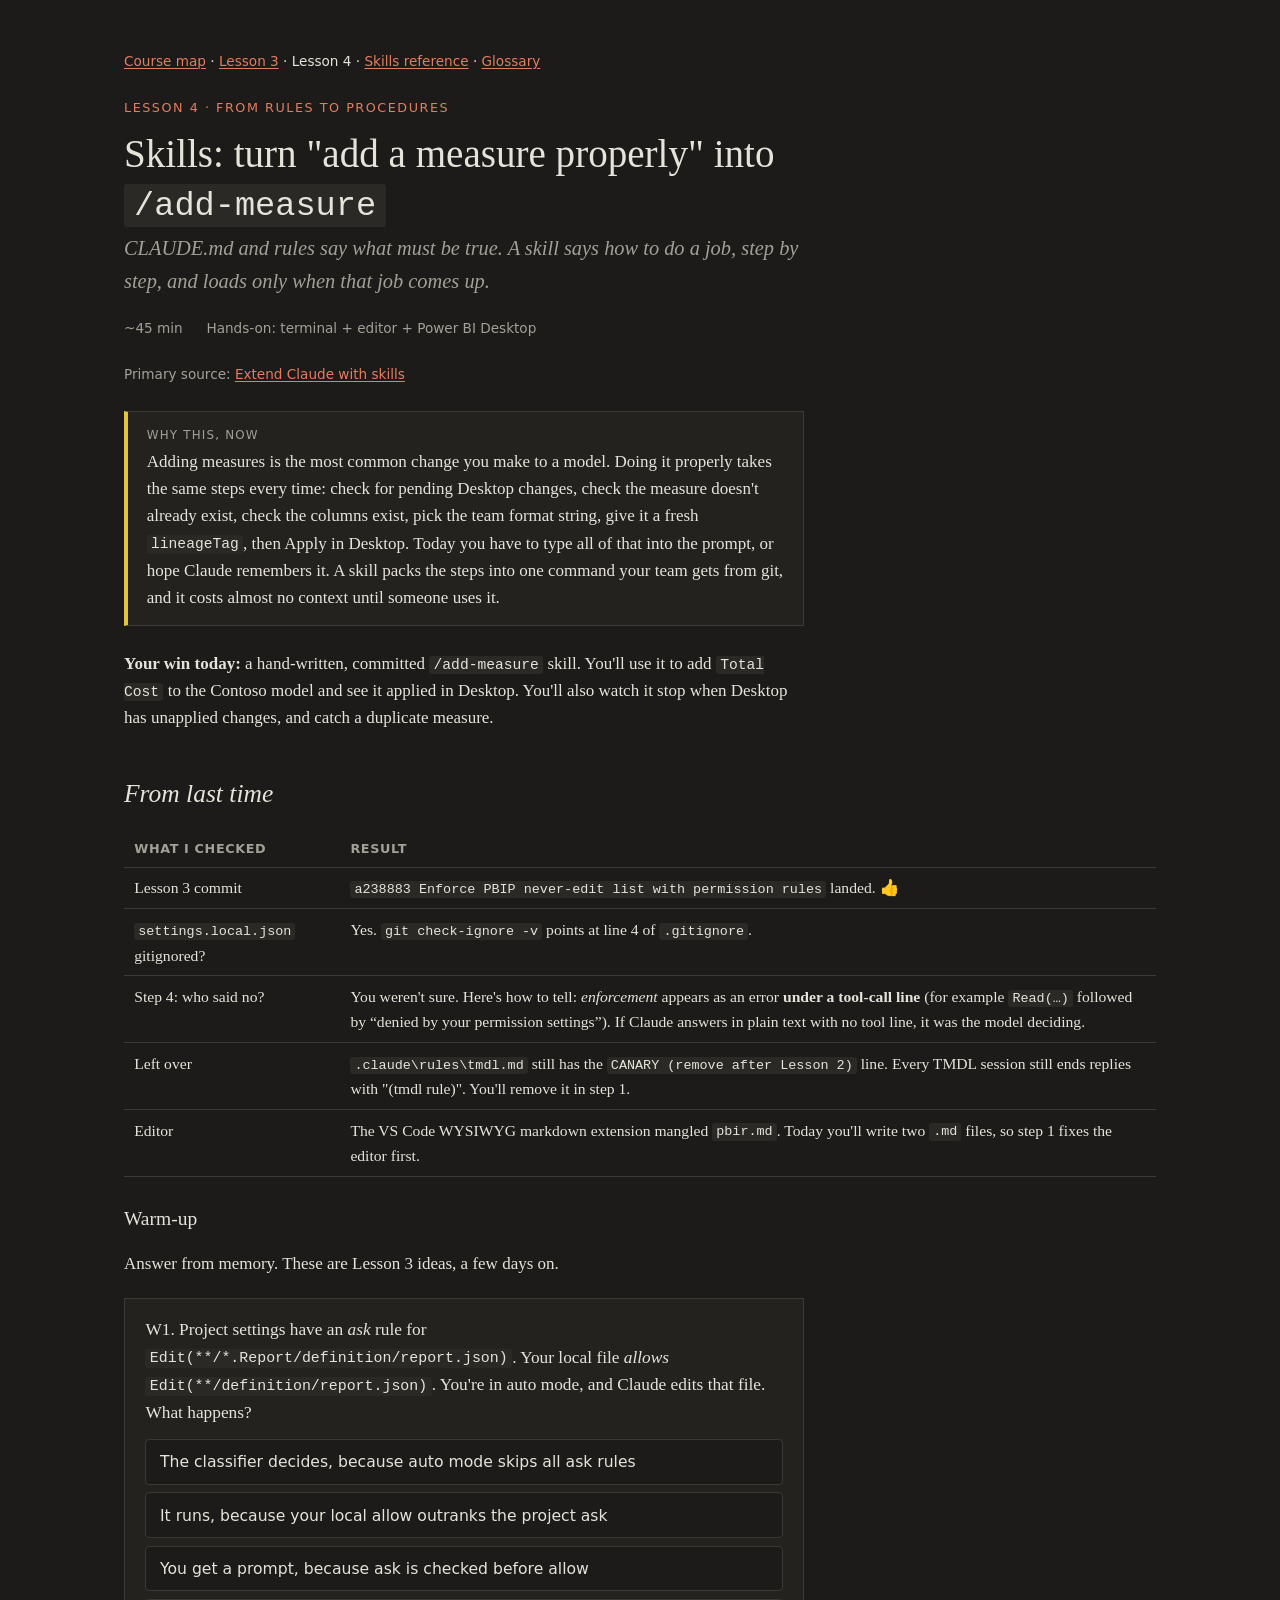
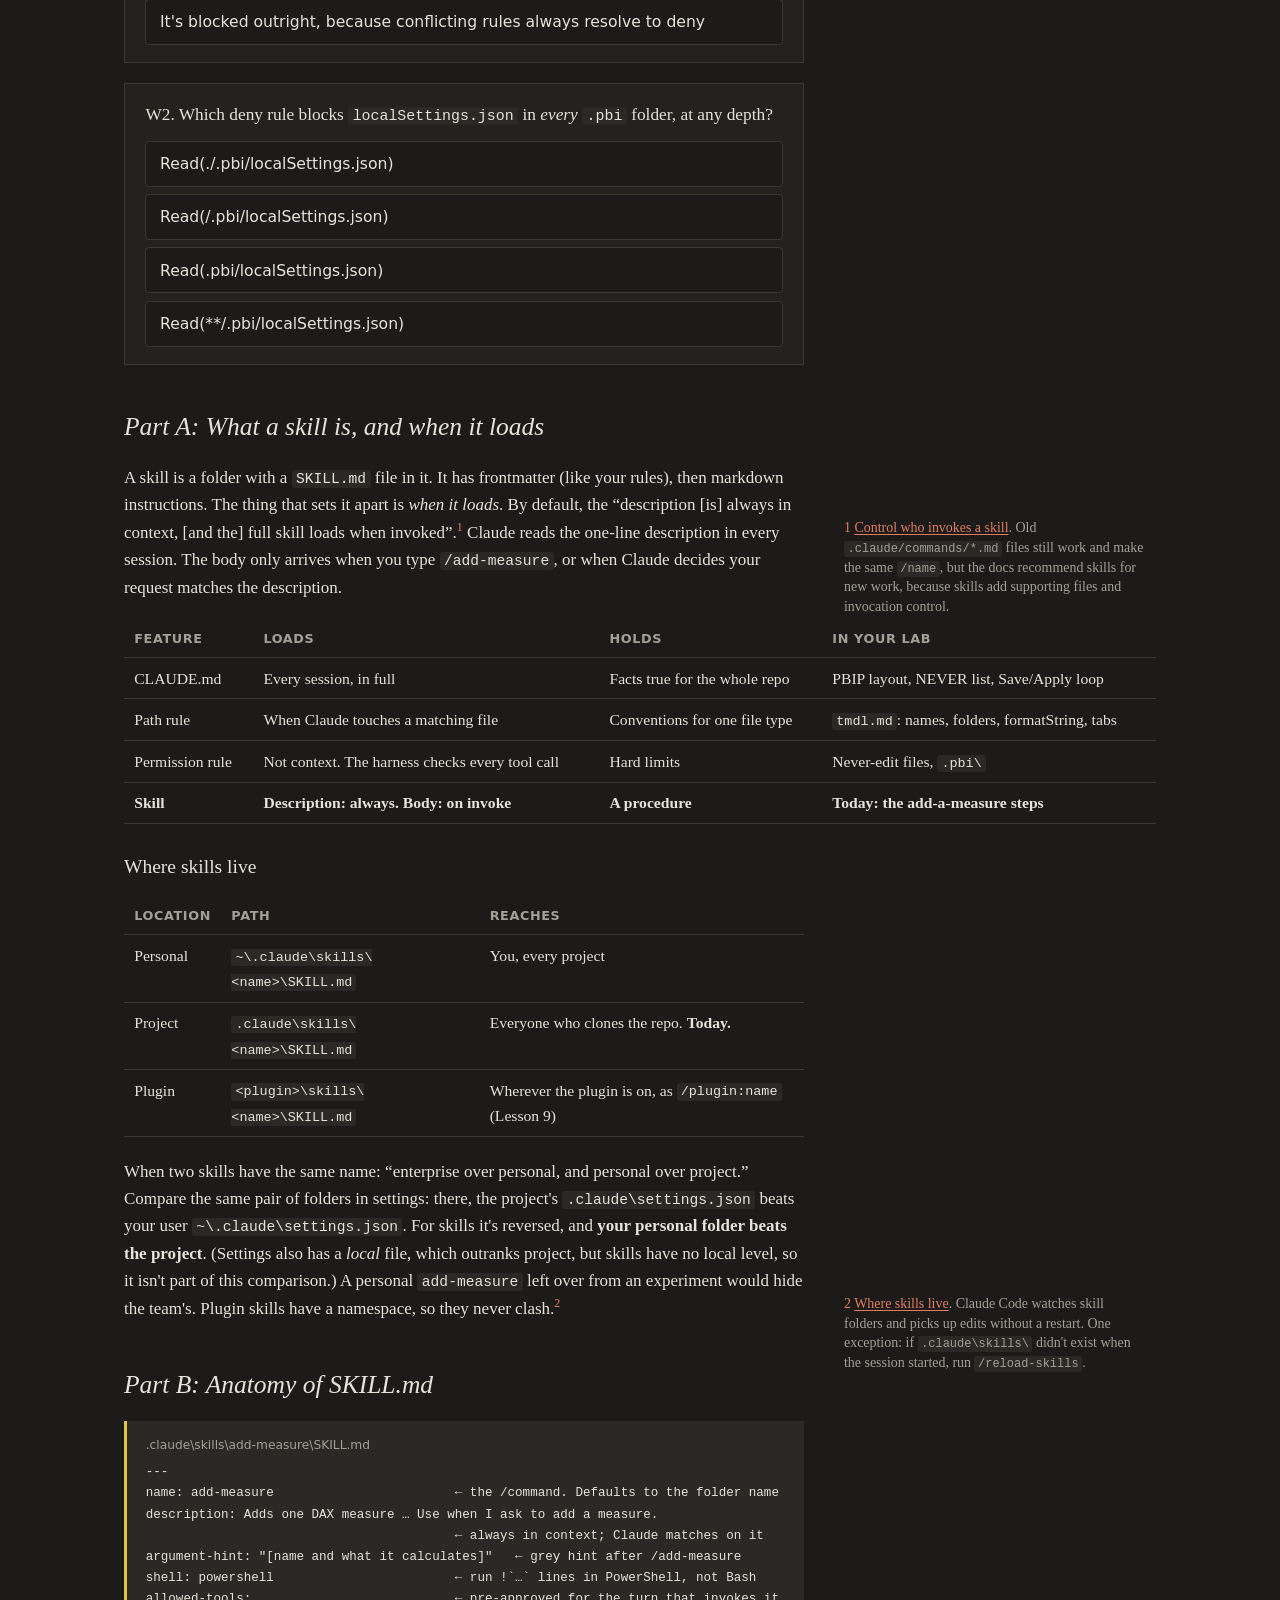
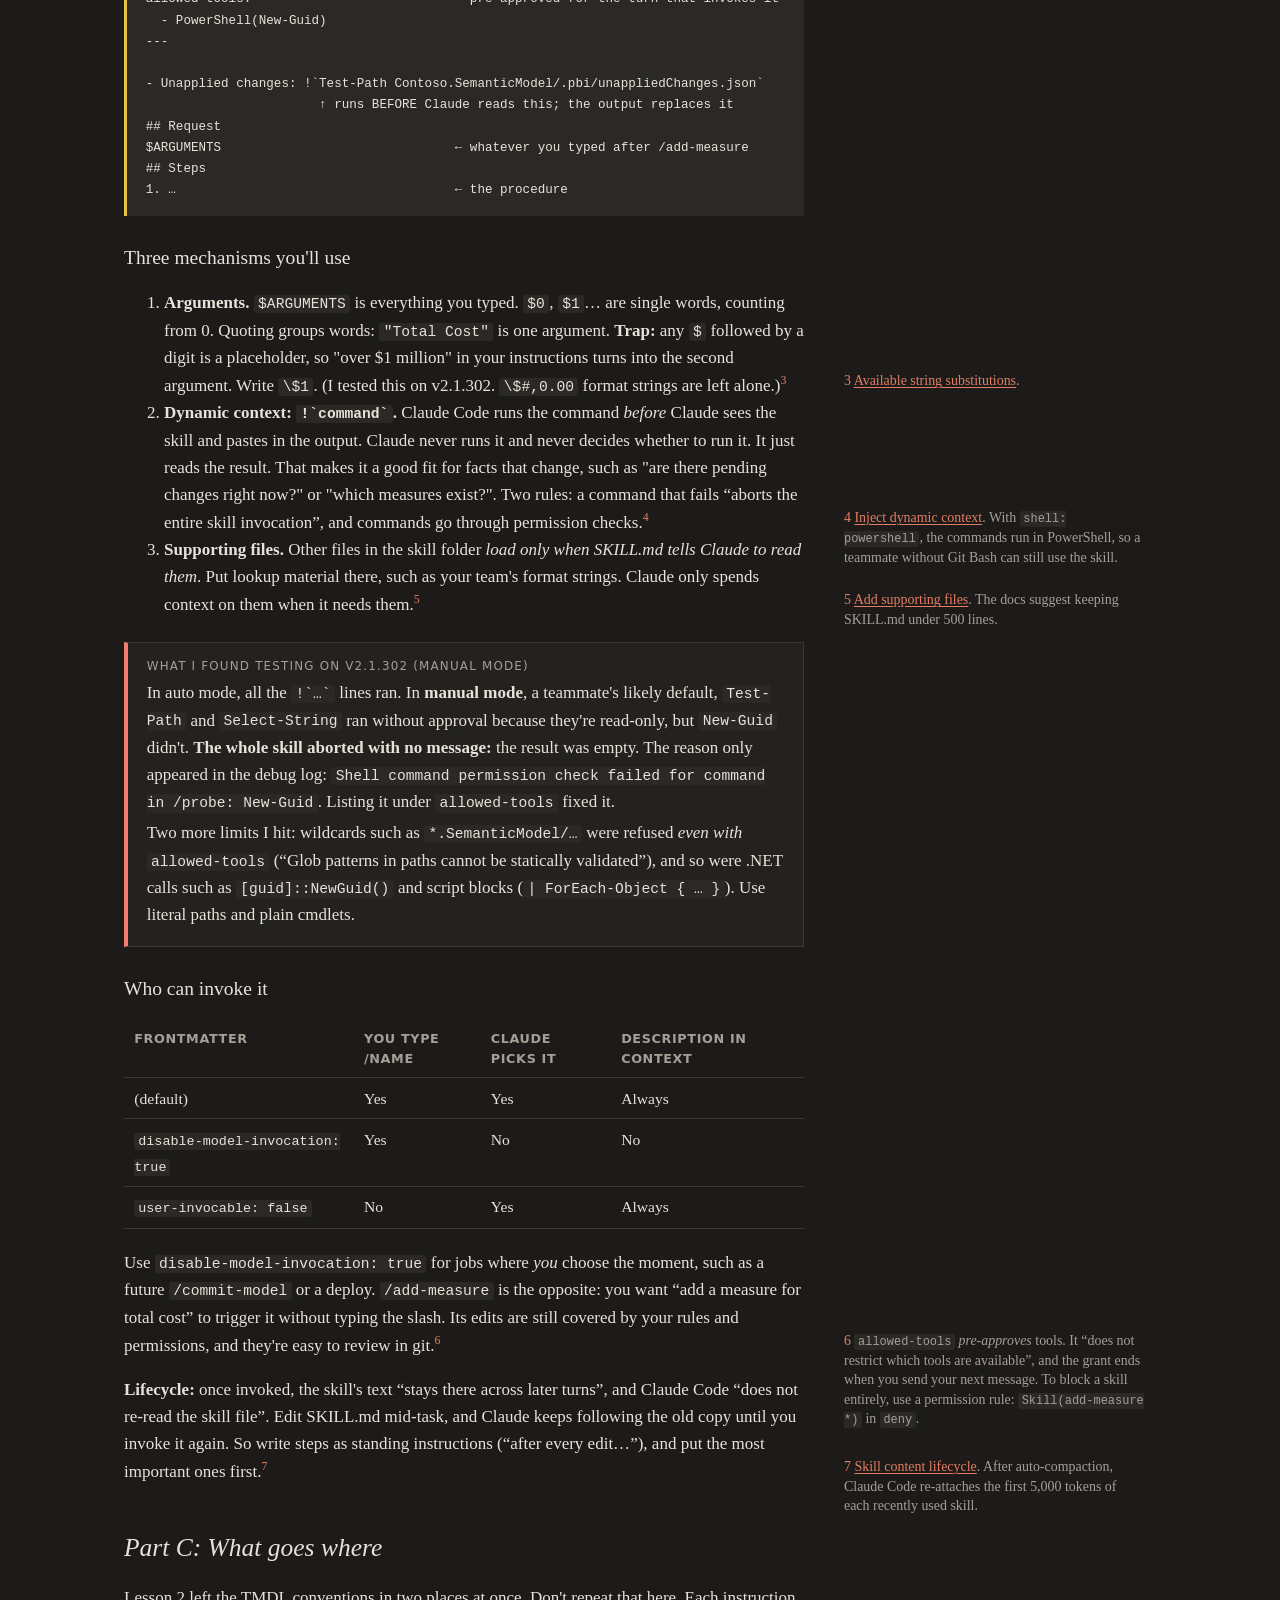
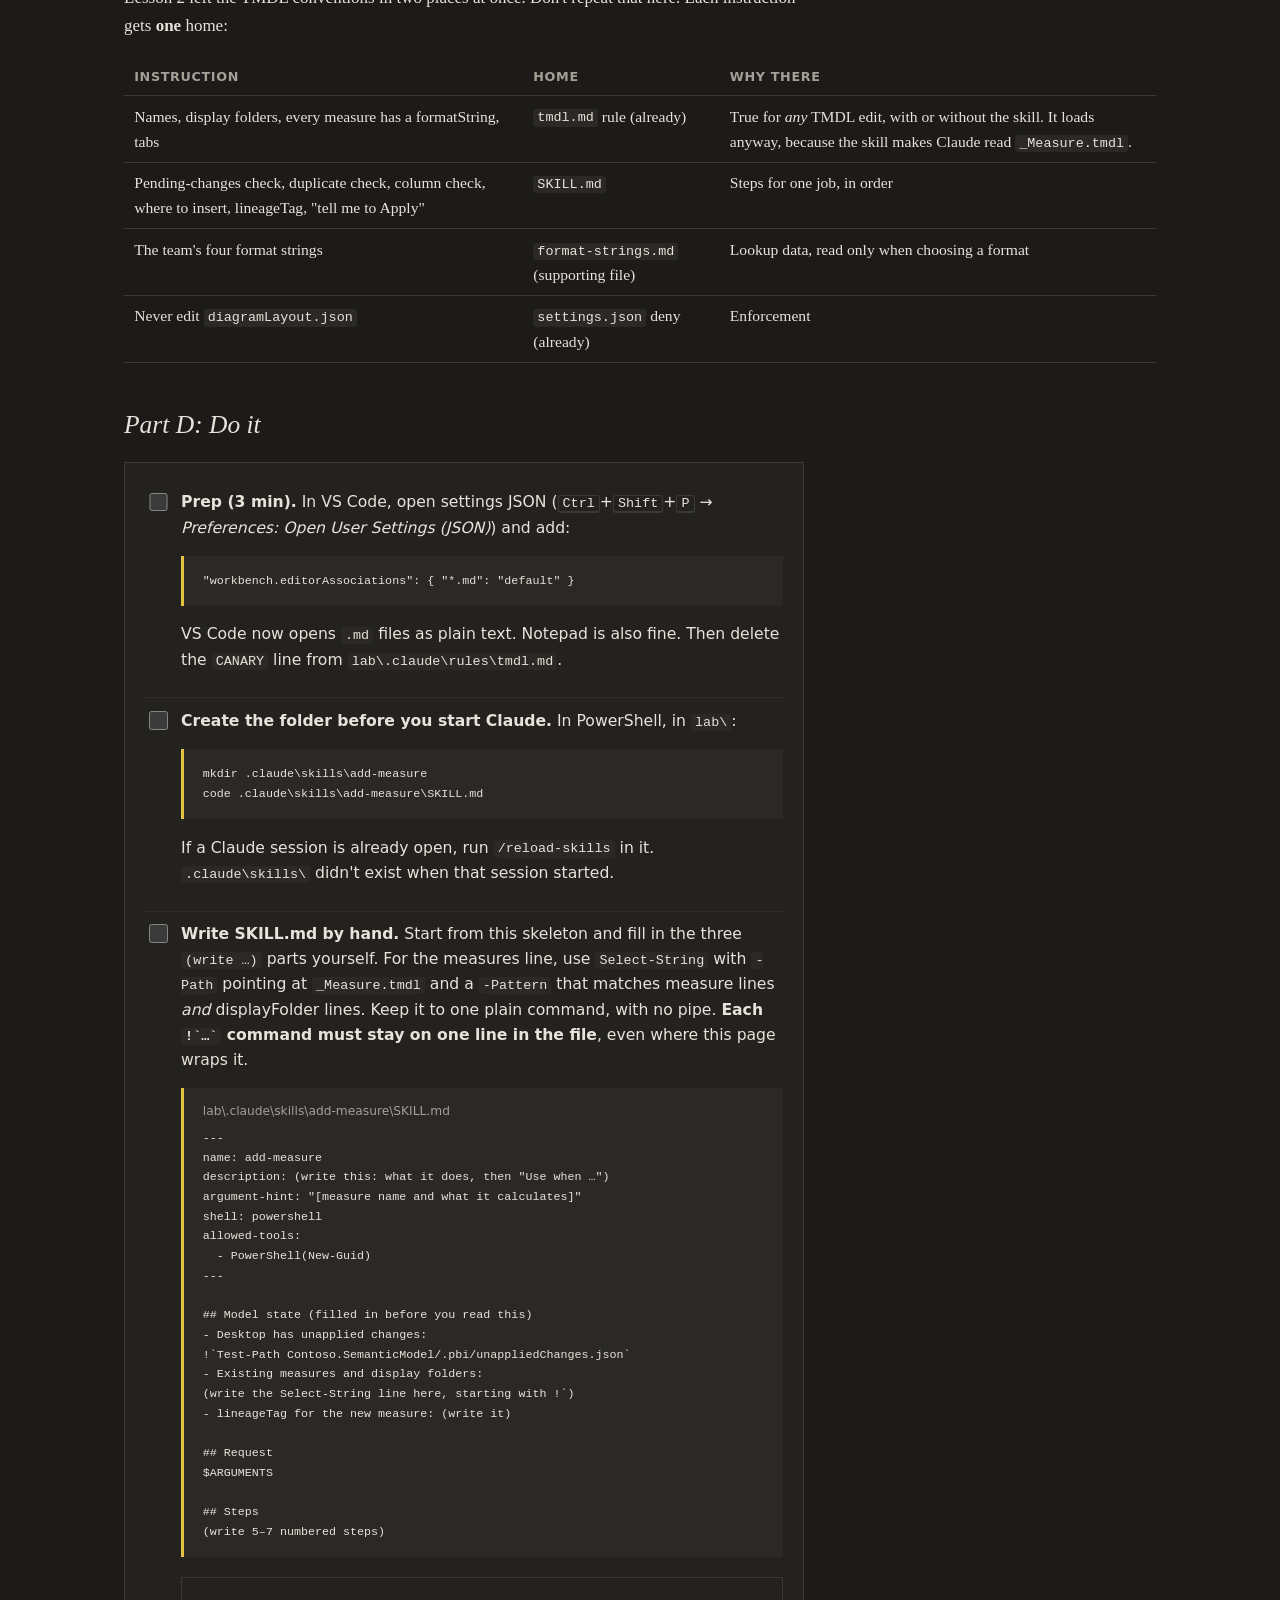
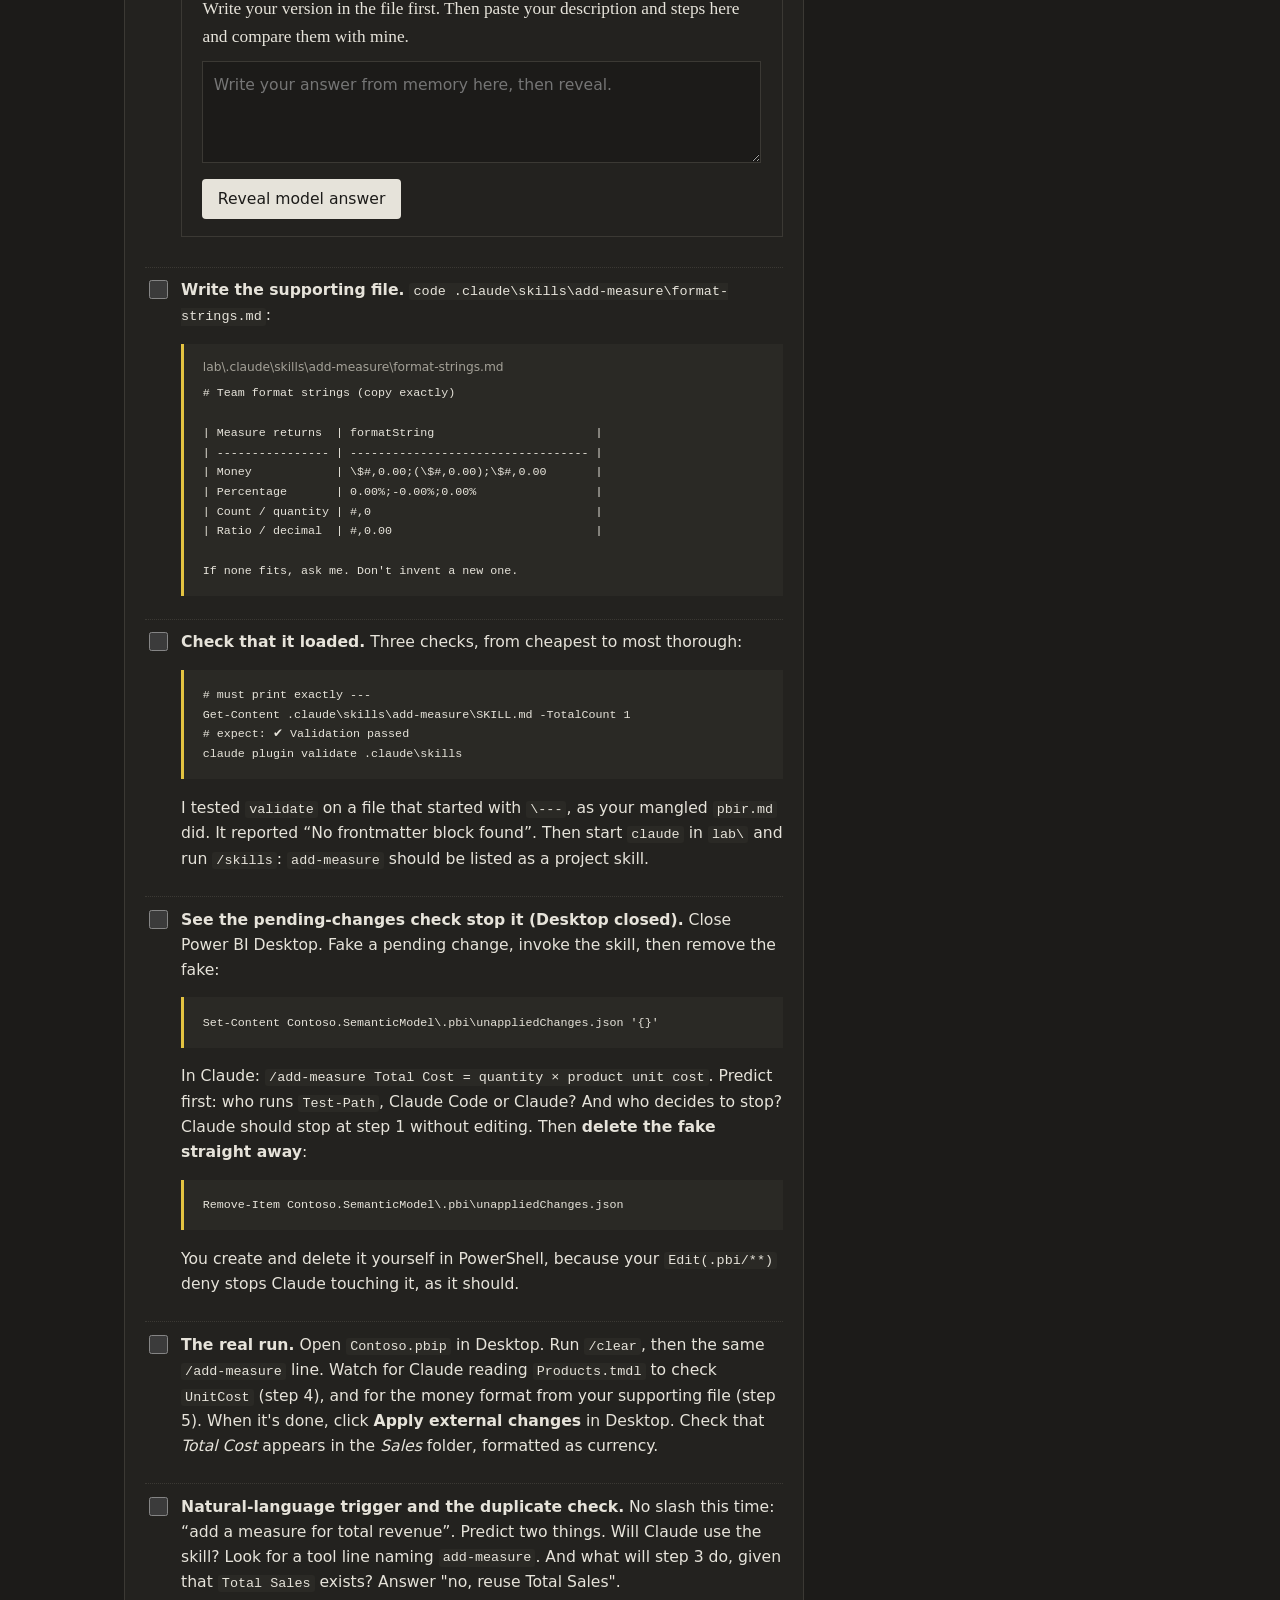
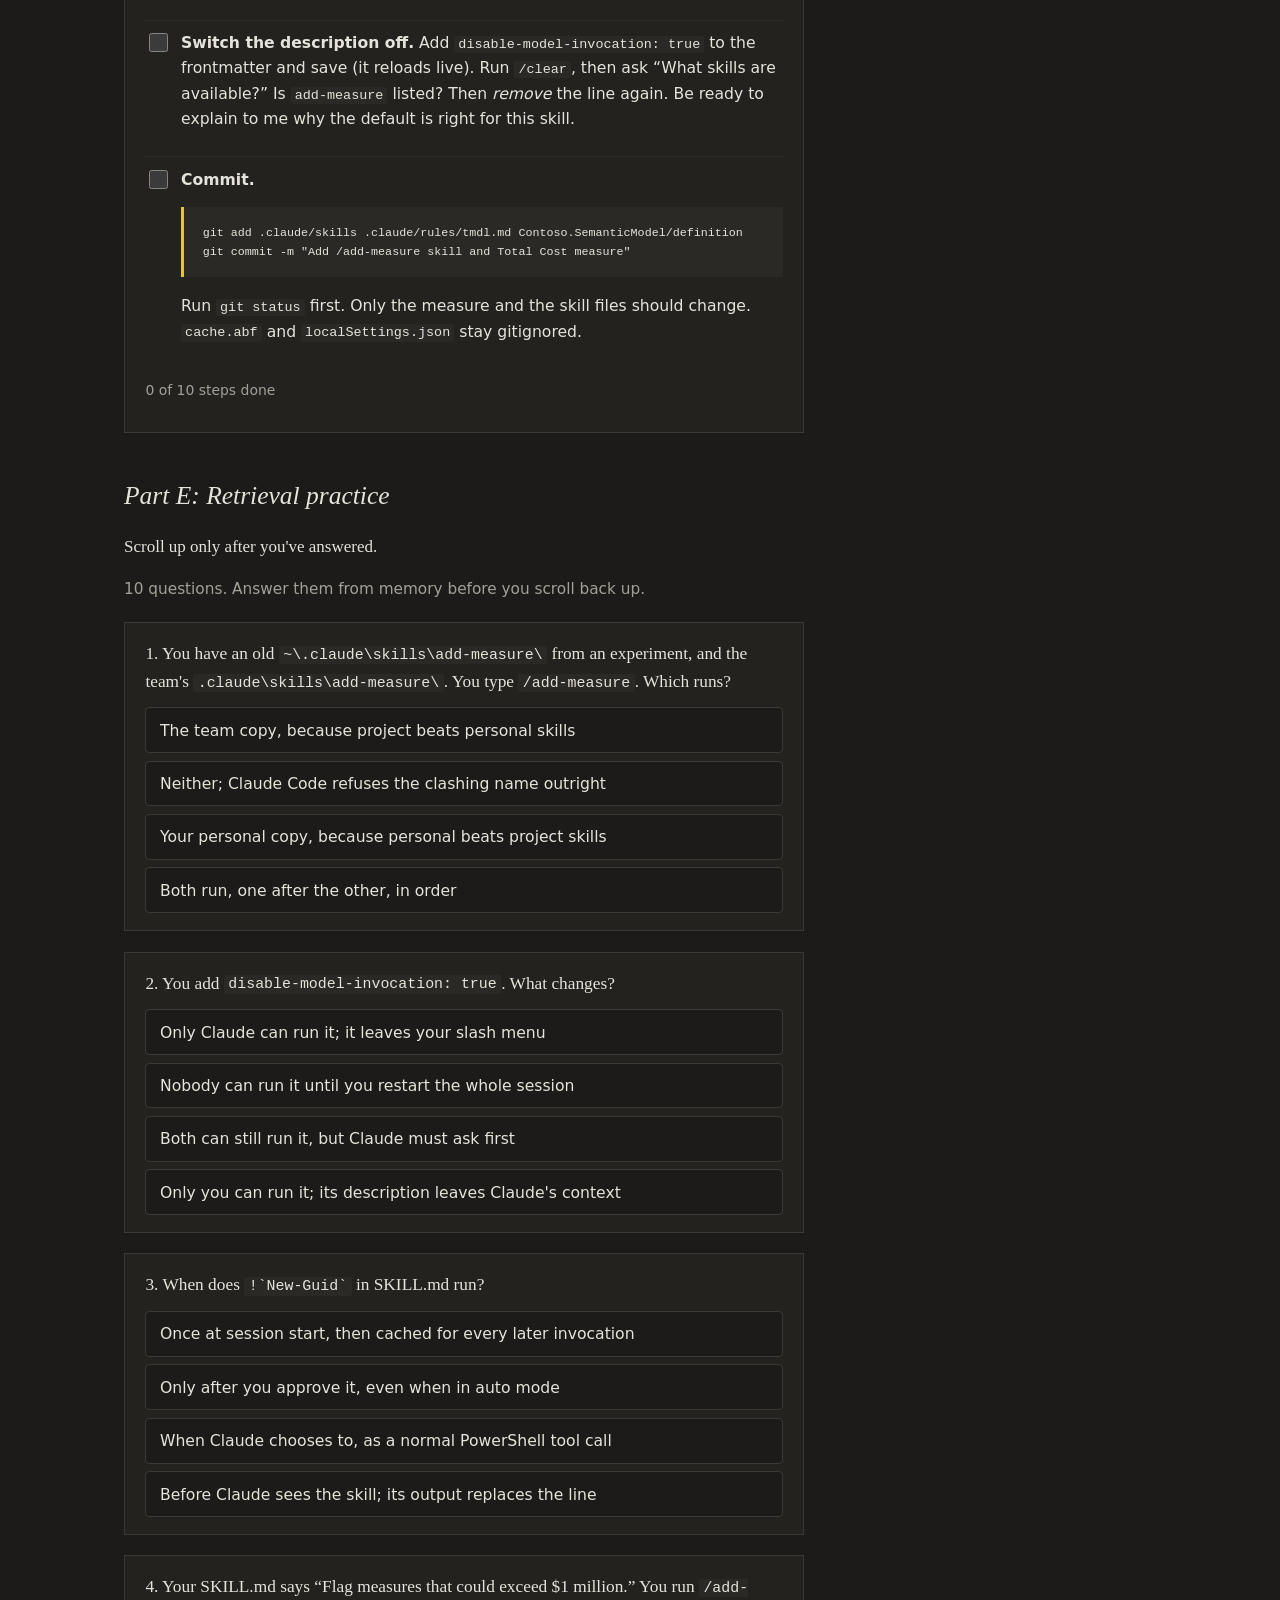
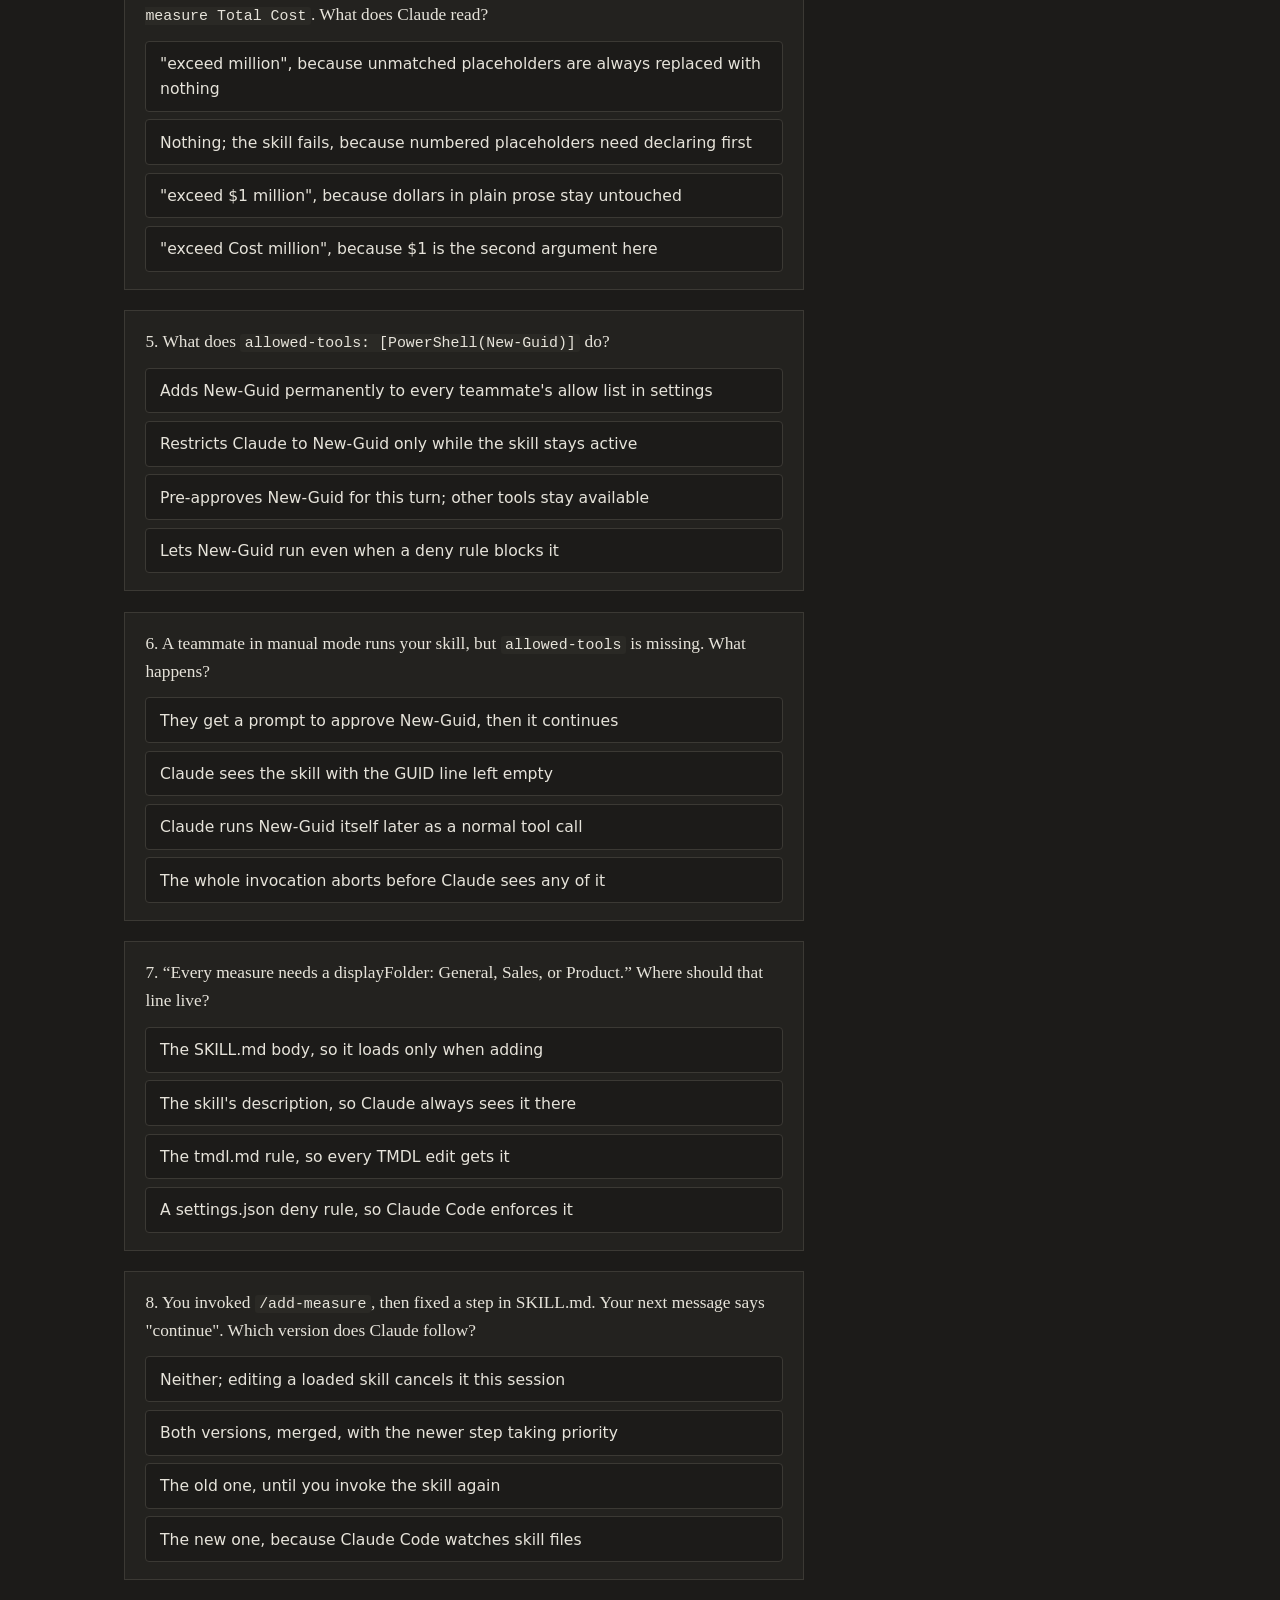
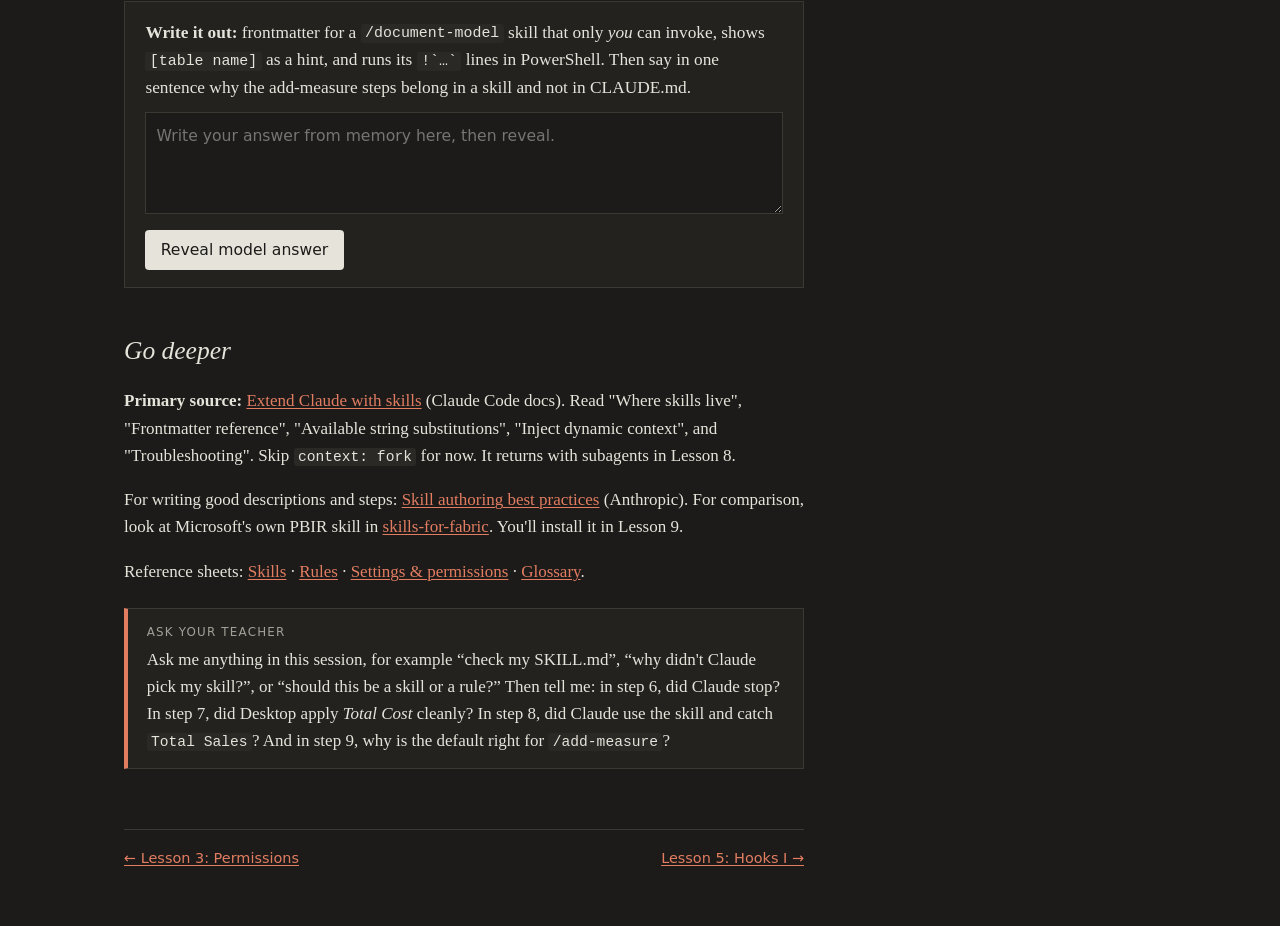
<file: lessons/0004-skills-add-measure.html>
<!doctype html>
<html lang="en">
<head>
<meta charset="utf-8">
<meta name="viewport" content="width=device-width, initial-scale=1">
<title>Lesson 4 · Skills: turn "add a measure properly" into /add-measure</title>
<link rel="stylesheet" href="../assets/course.css">
</head>
<body>
<main>

<nav class="crumbs"><a href="../index.html">Course map</a> · <a href="0003-permissions-enforce-the-never-list.html">Lesson 3</a> · Lesson 4 · <a href="../reference/skills.html">Skills reference</a> · <a href="../reference/glossary.html">Glossary</a></nav>

<p class="kicker">Lesson 4 · From rules to procedures</p>
<h1>Skills: turn "add a measure properly" into <code>/add-measure</code></h1>
<p class="subtitle">CLAUDE.md and rules say what must be true. A skill says how to do a job, step by step, and loads only when that job comes up.</p>
<div class="meta"><span>~45 min</span><span>Hands-on: terminal + editor + Power BI Desktop</span><span>Primary source: <a href="https://code.claude.com/docs/en/skills">Extend Claude with skills</a></span></div>

<div class="callout mission">
  <span class="label">Why this, now</span>
  Adding measures is the most common change you make to a model. Doing it properly takes the same steps every time: check for pending Desktop changes, check the measure doesn't already exist, check the columns exist, pick the team format string, give it a fresh <code>lineageTag</code>, then Apply in Desktop. Today you have to type all of that into the prompt, or hope Claude remembers it. A skill packs the steps into one command your team gets from git, and it costs almost no context until someone uses it.
</div>

<p><strong>Your win today:</strong> a hand-written, committed <code>/add-measure</code> skill. You'll use it to add <code>Total Cost</code> to the Contoso model and see it applied in Desktop. You'll also watch it stop when Desktop has unapplied changes, and catch a duplicate measure.</p>

<!-- ============================================================ -->
<h2>From last time</h2>
<table class="wide">
  <tr><th>What I checked</th><th>Result</th></tr>
  <tr><td>Lesson 3 commit</td><td><code>a238883 Enforce PBIP never-edit list with permission rules</code> landed. 👍</td></tr>
  <tr><td><code>settings.local.json</code> gitignored?</td><td>Yes. <code>git check-ignore -v</code> points at line 4 of <code>.gitignore</code>.</td></tr>
  <tr><td>Step 4: who said no?</td><td>You weren't sure. Here's how to tell: <em>enforcement</em> appears as an error <strong>under a tool-call line</strong> (for example <code>Read(…)</code> followed by <q>denied by your permission settings</q>). If Claude answers in plain text with no tool line, it was the model deciding.</td></tr>
  <tr><td>Left over</td><td><code>.claude\rules\tmdl.md</code> still has the <code>CANARY (remove after Lesson 2)</code> line. Every TMDL session still ends replies with "(tmdl rule)". You'll remove it in step 1.</td></tr>
  <tr><td>Editor</td><td>The VS Code WYSIWYG markdown extension mangled <code>pbir.md</code>. Today you'll write two <code>.md</code> files, so step 1 fixes the editor first.</td></tr>
</table>

<h3>Warm-up</h3>
<p>Answer from memory. These are Lesson 3 ideas, a few days on.</p>

<div class="quiz" data-answer="a">
  <p class="q">W1. Project settings have an <em>ask</em> rule for <code>Edit(**/*.Report/definition/report.json)</code>. Your local file <em>allows</em> <code>Edit(**/definition/report.json)</code>. You're in auto mode, and Claude edits that file. What happens?</p>
  <div class="options">
    <button data-key="a">You get a prompt, because ask is checked before allow</button>
    <button data-key="b">It runs, because your local allow outranks the project ask</button>
    <button data-key="c">It's blocked outright, because conflicting rules always resolve to deny</button>
    <button data-key="d">The classifier decides, because auto mode skips all ask rules</button>
  </div>
  <div class="feedback" data-for="a">Deny, then ask, then allow. The first match wins, whichever file it comes from. Scope precedence only decides single values such as <code>model</code>.</div>
</div>

<div class="quiz" data-answer="a">
  <p class="q">W2. Which deny rule blocks <code>localSettings.json</code> in <em>every</em> <code>.pbi</code> folder, at any depth?</p>
  <div class="options">
    <button data-key="a">Read(**/.pbi/localSettings.json)</button>
    <button data-key="b">Read(.pbi/localSettings.json)</button>
    <button data-key="c">Read(/.pbi/localSettings.json)</button>
    <button data-key="d">Read(./.pbi/localSettings.json)</button>
  </div>
  <div class="feedback" data-for="a">A pattern with a <code>/</code> between segments is <em>anchored</em> at the launch folder. <code>**/</code> removes the anchor. A leading <code>/</code> anchors to the project root, so it's still one location.</div>
</div>

<!-- ============================================================ -->
<h2>Part A: What a skill is, and when it loads</h2>
<p>A skill is a folder with a <code>SKILL.md</code> file in it. It has frontmatter (like your rules), then markdown instructions. The thing that sets it apart is <em>when it loads</em>. By default, the <q>description [is] always in context, [and the] full skill loads when invoked</q>.<span class="sidenote-ref"></span><span class="sidenote"><a href="https://code.claude.com/docs/en/skills#control-who-invokes-a-skill">Control who invokes a skill</a>. Old <code>.claude/commands/*.md</code> files still work and make the same <code>/name</code>, but the docs recommend skills for new work, because skills add supporting files and invocation control.</span> Claude reads the one-line description in every session. The body only arrives when you type <code>/add-measure</code>, or when Claude decides your request matches the description.</p>

<table class="wide">
  <tr><th>Feature</th><th>Loads</th><th>Holds</th><th>In your lab</th></tr>
  <tr><td>CLAUDE.md</td><td>Every session, in full</td><td>Facts true for the whole repo</td><td>PBIP layout, NEVER list, Save/Apply loop</td></tr>
  <tr><td>Path rule</td><td>When Claude touches a matching file</td><td>Conventions for one file type</td><td><code>tmdl.md</code>: names, folders, formatString, tabs</td></tr>
  <tr><td>Permission rule</td><td>Not context. The harness checks every tool call</td><td>Hard limits</td><td>Never-edit files, <code>.pbi\</code></td></tr>
  <tr><td><strong>Skill</strong></td><td><strong>Description: always. Body: on invoke</strong></td><td><strong>A procedure</strong></td><td><strong>Today: the add-a-measure steps</strong></td></tr>
</table>

<h3>Where skills live</h3>
<table>
  <tr><th>Location</th><th>Path</th><th>Reaches</th></tr>
  <tr><td>Personal</td><td><code>~\.claude\skills\&lt;name&gt;\SKILL.md</code></td><td>You, every project</td></tr>
  <tr><td>Project</td><td><code>.claude\skills\&lt;name&gt;\SKILL.md</code></td><td>Everyone who clones the repo. <strong>Today.</strong></td></tr>
  <tr><td>Plugin</td><td><code>&lt;plugin&gt;\skills\&lt;name&gt;\SKILL.md</code></td><td>Wherever the plugin is on, as <code>/plugin:name</code> (Lesson 9)</td></tr>
</table>
<p>When two skills have the same name: <q>enterprise over personal, and personal over project.</q> Compare the same pair of folders in settings: there, the project's <code>.claude\settings.json</code> beats your user <code>~\.claude\settings.json</code>. For skills it's reversed, and <strong>your personal folder beats the project</strong>. (Settings also has a <em>local</em> file, which outranks project, but skills have no local level, so it isn't part of this comparison.) A personal <code>add-measure</code> left over from an experiment would hide the team's. Plugin skills have a namespace, so they never clash.<span class="sidenote-ref"></span><span class="sidenote"><a href="https://code.claude.com/docs/en/skills#where-skills-live">Where skills live</a>. Claude Code watches skill folders and picks up edits without a restart. One exception: if <code>.claude\skills\</code> didn't exist when the session started, run <code>/reload-skills</code>.</span></p>

<!-- ============================================================ -->
<h2>Part B: Anatomy of SKILL.md</h2>
<pre><span class="file">.claude\skills\add-measure\SKILL.md</span><code>---
name: add-measure                        ← the /command. Defaults to the folder name
description: Adds one DAX measure … Use when I ask to add a measure.
                                         ← always in context; Claude matches on it
argument-hint: "[name and what it calculates]"   ← grey hint after /add-measure
shell: powershell                        ← run !`…` lines in PowerShell, not Bash
allowed-tools:                           ← pre-approved for the turn that invokes it
  - PowerShell(New-Guid)
---

- Unapplied changes: !`Test-Path Contoso.SemanticModel/.pbi/unappliedChanges.json`
                       ↑ runs BEFORE Claude reads this; the output replaces it
## Request
$ARGUMENTS                               ← whatever you typed after /add-measure
## Steps
1. …                                     ← the procedure</code></pre>

<h3>Three mechanisms you'll use</h3>
<ol>
  <li><strong>Arguments.</strong> <code>$ARGUMENTS</code> is everything you typed. <code>$0</code>, <code>$1</code>… are single words, counting from 0. Quoting groups words: <code>"Total Cost"</code> is one argument. <strong>Trap:</strong> any <code>$</code> followed by a digit is a placeholder, so "over $1 million" in your instructions turns into the second argument. Write <code>\$1</code>. (I tested this on v2.1.302. <code>\$#,0.00</code> format strings are left alone.)<span class="sidenote-ref"></span><span class="sidenote"><a href="https://code.claude.com/docs/en/skills#available-string-substitutions">Available string substitutions</a>.</span></li>
  <li><strong>Dynamic context: <code>!`command`</code>.</strong> Claude Code runs the command <em>before</em> Claude sees the skill and pastes in the output. Claude never runs it and never decides whether to run it. It just reads the result. That makes it a good fit for facts that change, such as "are there pending changes right now?" or "which measures exist?". Two rules: a command that fails <q>aborts the entire skill invocation</q>, and commands go through permission checks.<span class="sidenote-ref"></span><span class="sidenote"><a href="https://code.claude.com/docs/en/skills#inject-dynamic-context">Inject dynamic context</a>. With <code>shell: powershell</code>, the commands run in PowerShell, so a teammate without Git Bash can still use the skill.</span></li>
  <li><strong>Supporting files.</strong> Other files in the skill folder <em>load only when SKILL.md tells Claude to read them</em>. Put lookup material there, such as your team's format strings. Claude only spends context on them when it needs them.<span class="sidenote-ref"></span><span class="sidenote"><a href="https://code.claude.com/docs/en/skills#add-supporting-files">Add supporting files</a>. The docs suggest keeping SKILL.md under 500 lines.</span></li>
</ol>

<div class="callout warn">
  <span class="label">What I found testing on v2.1.302 (manual mode)</span>
  <p style="margin:0.2rem 0">In auto mode, all the <code>!`…`</code> lines ran. In <strong>manual mode</strong>, a teammate's likely default, <code>Test-Path</code> and <code>Select-String</code> ran without approval because they're read-only, but <code>New-Guid</code> didn't. <strong>The whole skill aborted with no message:</strong> the result was empty. The reason only appeared in the debug log: <code>Shell command permission check failed for command in /probe: New-Guid</code>. Listing it under <code>allowed-tools</code> fixed it.</p>
  <p style="margin:0.2rem 0">Two more limits I hit: wildcards such as <code>*.SemanticModel/…</code> were refused <em>even with</em> <code>allowed-tools</code> (<q>Glob patterns in paths cannot be statically validated</q>), and so were .NET calls such as <code>[guid]::NewGuid()</code> and script blocks (<code>| ForEach-Object { … }</code>). Use literal paths and plain cmdlets.</p>
</div>

<h3>Who can invoke it</h3>
<table>
  <tr><th>Frontmatter</th><th>You type /name</th><th>Claude picks it</th><th>Description in context</th></tr>
  <tr><td>(default)</td><td>Yes</td><td>Yes</td><td>Always</td></tr>
  <tr><td><code>disable-model-invocation: true</code></td><td>Yes</td><td>No</td><td>No</td></tr>
  <tr><td><code>user-invocable: false</code></td><td>No</td><td>Yes</td><td>Always</td></tr>
</table>
<p>Use <code>disable-model-invocation: true</code> for jobs where <em>you</em> choose the moment, such as a future <code>/commit-model</code> or a deploy. <code>/add-measure</code> is the opposite: you want <q>add a measure for total cost</q> to trigger it without typing the slash. Its edits are still covered by your rules and permissions, and they're easy to review in git.<span class="sidenote-ref"></span><span class="sidenote"><code>allowed-tools</code> <em>pre-approves</em> tools. It <q>does not restrict which tools are available</q>, and the grant ends when you send your next message. To block a skill entirely, use a permission rule: <code>Skill(add-measure *)</code> in <code>deny</code>.</span></p>

<p><strong>Lifecycle:</strong> once invoked, the skill's text <q>stays there across later turns</q>, and Claude Code <q>does not re-read the skill file</q>. Edit SKILL.md mid-task, and Claude keeps following the old copy until you invoke it again. So write steps as standing instructions (<q>after every edit…</q>), and put the most important ones first.<span class="sidenote-ref"></span><span class="sidenote"><a href="https://code.claude.com/docs/en/skills#skill-content-lifecycle">Skill content lifecycle</a>. After auto-compaction, Claude Code re-attaches the first 5,000 tokens of each recently used skill.</span></p>

<!-- ============================================================ -->
<h2>Part C: What goes where</h2>
<p>Lesson 2 left the TMDL conventions in two places at once. Don't repeat that here. Each instruction gets <strong>one</strong> home:</p>
<table class="wide">
  <tr><th>Instruction</th><th>Home</th><th>Why there</th></tr>
  <tr><td>Names, display folders, every measure has a formatString, tabs</td><td><code>tmdl.md</code> rule (already)</td><td>True for <em>any</em> TMDL edit, with or without the skill. It loads anyway, because the skill makes Claude read <code>_Measure.tmdl</code>.</td></tr>
  <tr><td>Pending-changes check, duplicate check, column check, where to insert, lineageTag, "tell me to Apply"</td><td><code>SKILL.md</code></td><td>Steps for one job, in order</td></tr>
  <tr><td>The team's four format strings</td><td><code>format-strings.md</code> (supporting file)</td><td>Lookup data, read only when choosing a format</td></tr>
  <tr><td>Never edit <code>diagramLayout.json</code></td><td><code>settings.json</code> deny (already)</td><td>Enforcement</td></tr>
</table>

<!-- ============================================================ -->
<h2>Part D: Do it</h2>

<div class="checklist" data-id="l0004-do">
<ol>
  <li><p><strong>Prep (3 min).</strong> In VS Code, open settings JSON (<kbd>Ctrl</kbd>+<kbd>Shift</kbd>+<kbd>P</kbd> → <em>Preferences: Open User Settings (JSON)</em>) and add:</p>
<pre><code>"workbench.editorAssociations": { "*.md": "default" }</code></pre>
    <p>VS Code now opens <code>.md</code> files as plain text. Notepad is also fine. Then delete the <code>CANARY</code> line from <code>lab\.claude\rules\tmdl.md</code>.</p></li>

  <li><p><strong>Create the folder before you start Claude.</strong> In PowerShell, in <code>lab\</code>:</p>
<pre><code>mkdir .claude\skills\add-measure
code .claude\skills\add-measure\SKILL.md</code></pre>
    <p>If a Claude session is already open, run <code>/reload-skills</code> in it. <code>.claude\skills\</code> didn't exist when that session started.</p></li>

  <li><p><strong>Write SKILL.md by hand.</strong> Start from this skeleton and fill in the three <code>(write …)</code> parts yourself. For the measures line, use <code>Select-String</code> with <code>-Path</code> pointing at <code>_Measure.tmdl</code> and a <code>-Pattern</code> that matches measure lines <em>and</em> displayFolder lines. Keep it to one plain command, with no pipe. <strong>Each <code>!`…`</code> command must stay on one line in the file</strong>, even where this page wraps it.</p>
<pre><span class="file">lab\.claude\skills\add-measure\SKILL.md</span><code>---
name: add-measure
description: (write this: what it does, then "Use when …")
argument-hint: "[measure name and what it calculates]"
shell: powershell
allowed-tools:
  - PowerShell(New-Guid)
---

## Model state (filled in before you read this)
- Desktop has unapplied changes:
!`Test-Path Contoso.SemanticModel/.pbi/unappliedChanges.json`
- Existing measures and display folders:
(write the Select-String line here, starting with !`)
- lineageTag for the new measure: (write it)

## Request
$ARGUMENTS

## Steps
(write 5–7 numbered steps)</code></pre>
    <div class="recall">
      <p class="prompt">Write your version in the file first. Then paste your description and steps here and compare them with mine.</p>
      <div class="model">
<pre><code>description: Adds one DAX measure to the _Measure table of the Contoso semantic
  model (TMDL), checking for pending Desktop changes, duplicates and missing
  columns. Use when I ask to add, create or write a measure or KPI.
…
- Existing measures and display folders:
!`Select-String -Path Contoso.SemanticModel/definition/tables/_Measure.tmdl -Pattern "^\tmeasure |displayFolder"`
- lineageTag for the new measure: !`New-Guid`
…
## Steps
1. If unapplied changes is True, stop. Ask me to apply them in Desktop first.
2. If the request doesn't say what to calculate, ask. Don't guess business logic.
3. If a measure above already calculates this, show it and ask before adding another.
4. Check every table and column you reference exists in
   Contoso.SemanticModel/definition/tables/*.tmdl. If one doesn't, stop and tell me.
5. Pick the formatString from format-strings.md in this skill's folder.
6. Add the measure after the last measure in _Measure.tmdl, before `partition`,
   using the lineageTag above.
7. Show me the new TMDL block, then remind me to click "Apply external changes".</code></pre>
        <p>Lead the description with the use case, in words you'd actually type ("add a measure"). The listing cuts each description at 1,536 characters. Note what <em>isn't</em> here: naming rules, folder names, tabs. <code>tmdl.md</code> already says those.</p>
      </div>
    </div></li>

  <li><p><strong>Write the supporting file.</strong> <code>code .claude\skills\add-measure\format-strings.md</code>:</p>
<pre><span class="file">lab\.claude\skills\add-measure\format-strings.md</span><code># Team format strings (copy exactly)

| Measure returns  | formatString                       |
| ---------------- | ---------------------------------- |
| Money            | \$#,0.00;(\$#,0.00);\$#,0.00       |
| Percentage       | 0.00%;-0.00%;0.00%                 |
| Count / quantity | #,0                                |
| Ratio / decimal  | #,0.00                             |

If none fits, ask me. Don't invent a new one.</code></pre></li>

  <li><p><strong>Check that it loaded.</strong> Three checks, from cheapest to most thorough:</p>
<pre><code># must print exactly ---
Get-Content .claude\skills\add-measure\SKILL.md -TotalCount 1
# expect: ✔ Validation passed
claude plugin validate .claude\skills</code></pre>
    <p>I tested <code>validate</code> on a file that started with <code>\---</code>, as your mangled <code>pbir.md</code> did. It reported <q>No frontmatter block found</q>. Then start <code>claude</code> in <code>lab\</code> and run <code>/skills</code>: <code>add-measure</code> should be listed as a project skill.</p></li>

  <li><p><strong>See the pending-changes check stop it (Desktop closed).</strong> Close Power BI Desktop. Fake a pending change, invoke the skill, then remove the fake:</p>
<pre><code>Set-Content Contoso.SemanticModel\.pbi\unappliedChanges.json '{}'</code></pre>
    <p>In Claude: <code>/add-measure Total Cost = quantity × product unit cost</code>. Predict first: who runs <code>Test-Path</code>, Claude Code or Claude? And who decides to stop? Claude should stop at step 1 without editing. Then <strong>delete the fake straight away</strong>:</p>
<pre><code>Remove-Item Contoso.SemanticModel\.pbi\unappliedChanges.json</code></pre>
    <p>You create and delete it yourself in PowerShell, because your <code>Edit(.pbi/**)</code> deny stops Claude touching it, as it should.</p></li>

  <li><p><strong>The real run.</strong> Open <code>Contoso.pbip</code> in Desktop. Run <code>/clear</code>, then the same <code>/add-measure</code> line. Watch for Claude reading <code>Products.tmdl</code> to check <code>UnitCost</code> (step 4), and for the money format from your supporting file (step 5). When it's done, click <strong>Apply external changes</strong> in Desktop. Check that <em>Total Cost</em> appears in the <em>Sales</em> folder, formatted as currency.</p></li>

  <li><p><strong>Natural-language trigger and the duplicate check.</strong> No slash this time: <q>add a measure for total revenue</q>. Predict two things. Will Claude use the skill? Look for a tool line naming <code>add-measure</code>. And what will step 3 do, given that <code>Total Sales</code> exists? Answer "no, reuse Total Sales".</p></li>

  <li><p><strong>Switch the description off.</strong> Add <code>disable-model-invocation: true</code> to the frontmatter and save (it reloads live). Run <code>/clear</code>, then ask <q>What skills are available?</q> Is <code>add-measure</code> listed? Then <em>remove</em> the line again. Be ready to explain to me why the default is right for this skill.</p></li>

  <li><p><strong>Commit.</strong></p>
<pre><code>git add .claude/skills .claude/rules/tmdl.md Contoso.SemanticModel/definition
git commit -m "Add /add-measure skill and Total Cost measure"</code></pre>
    <p>Run <code>git status</code> first. Only the measure and the skill files should change. <code>cache.abf</code> and <code>localSettings.json</code> stay gitignored.</p></li>
</ol>
</div>

<!-- ============================================================ -->
<h2>Part E: Retrieval practice</h2>
<p>Scroll up only after you've answered.</p>
<p class="quiz-score"></p>

<div class="quiz" data-answer="a">
  <p class="q">1. You have an old <code>~\.claude\skills\add-measure\</code> from an experiment, and the team's <code>.claude\skills\add-measure\</code>. You type <code>/add-measure</code>. Which runs?</p>
  <div class="options">
    <button data-key="a">Your personal copy, because personal beats project skills</button>
    <button data-key="b">The team copy, because project beats personal skills</button>
    <button data-key="c">Both run, one after the other, in order</button>
    <button data-key="d">Neither; Claude Code refuses the clashing name outright</button>
  </div>
  <div class="feedback" data-for="a">Enterprise, then personal, then project: the docs' own example is <q><code>/deploy</code> runs the personal one</q>. Settings go the other way for the same two folders: the project's <code>settings.json</code> beats your user <code>~\.claude\settings.json</code>. If a teammate says the skill behaves oddly, ask whether they have a personal copy with the same name.</div>
</div>

<div class="quiz" data-answer="a">
  <p class="q">2. You add <code>disable-model-invocation: true</code>. What changes?</p>
  <div class="options">
    <button data-key="a">Only you can run it; its description leaves Claude's context</button>
    <button data-key="b">Only Claude can run it; it leaves your slash menu</button>
    <button data-key="c">Both can still run it, but Claude must ask first</button>
    <button data-key="d">Nobody can run it until you restart the whole session</button>
  </div>
  <div class="feedback" data-for="a">That's why step 9's "What skills are available?" didn't list it. Claude can't pick a skill whose description it never sees. <code>user-invocable: false</code> is the reverse: Claude only.</div>
</div>

<div class="quiz" data-answer="a">
  <p class="q">3. When does <code>!`New-Guid`</code> in SKILL.md run?</p>
  <div class="options">
    <button data-key="a">Before Claude sees the skill; its output replaces the line</button>
    <button data-key="b">When Claude chooses to, as a normal PowerShell tool call</button>
    <button data-key="c">Once at session start, then cached for every later invocation</button>
    <button data-key="d">Only after you approve it, even when in auto mode</button>
  </div>
  <div class="feedback" data-for="a">It's preprocessing. Claude Code runs it at invocation, and Claude only ever sees the result. Each invocation runs it again, so every measure gets a fresh GUID.</div>
</div>

<div class="quiz" data-answer="a">
  <p class="q">4. Your SKILL.md says <q>Flag measures that could exceed $1 million.</q> You run <code>/add-measure Total Cost</code>. What does Claude read?</p>
  <div class="options">
    <button data-key="a">"exceed Cost million", because $1 is the second argument here</button>
    <button data-key="b">"exceed $1 million", because dollars in plain prose stay untouched</button>
    <button data-key="c">"exceed million", because unmatched placeholders are always replaced with nothing</button>
    <button data-key="d">Nothing; the skill fails, because numbered placeholders need declaring first</button>
  </div>
  <div class="feedback" data-for="a">Unquoted, <code>Total Cost</code> is two arguments: <code>$0</code> = Total, <code>$1</code> = Cost. Write <code>\$1</code> for a literal dollar sign. <code>\$#,0.00</code> survived my test, but don't rely on that pattern near digits.</div>
</div>

<div class="quiz" data-answer="a">
  <p class="q">5. What does <code>allowed-tools: [PowerShell(New-Guid)]</code> do?</p>
  <div class="options">
    <button data-key="a">Pre-approves New-Guid for this turn; other tools stay available</button>
    <button data-key="b">Restricts Claude to New-Guid only while the skill stays active</button>
    <button data-key="c">Adds New-Guid permanently to every teammate's allow list in settings</button>
    <button data-key="d">Lets New-Guid run even when a deny rule blocks it</button>
  </div>
  <div class="feedback" data-for="a">It's a temporary allow, and it clears on your next message. To <em>remove</em> tools while a skill runs, use <code>disallowed-tools</code>. Deny rules still win, as always.</div>
</div>

<div class="quiz" data-answer="a">
  <p class="q">6. A teammate in manual mode runs your skill, but <code>allowed-tools</code> is missing. What happens?</p>
  <div class="options">
    <button data-key="a">The whole invocation aborts before Claude sees any of it</button>
    <button data-key="b">They get a prompt to approve New-Guid, then it continues</button>
    <button data-key="c">Claude sees the skill with the GUID line left empty</button>
    <button data-key="d">Claude runs New-Guid itself later as a normal tool call</button>
  </div>
  <div class="feedback" data-for="a">In my v2.1.302 test it aborted with no message, and the reason was only in the debug log. You're in auto mode, so you'd never see this yourself. That's why the team version needs <code>allowed-tools</code>, and why Lesson 10's CI checks matter.</div>
</div>

<div class="quiz" data-answer="a">
  <p class="q">7. <q>Every measure needs a displayFolder: General, Sales, or Product.</q> Where should that line live?</p>
  <div class="options">
    <button data-key="a">The tmdl.md rule, so every TMDL edit gets it</button>
    <button data-key="b">The SKILL.md body, so it loads only when adding</button>
    <button data-key="c">A settings.json deny rule, so Claude Code enforces it</button>
    <button data-key="d">The skill's description, so Claude always sees it there</button>
  </div>
  <div class="feedback" data-for="a">It's a convention, not a step. It should also apply when Claude renames or moves a measure without the skill. Permission rules match tools and paths, not TMDL content. Checking content automatically is a hook's job (Lesson 6).</div>
</div>

<div class="quiz" data-answer="a">
  <p class="q">8. You invoked <code>/add-measure</code>, then fixed a step in SKILL.md. Your next message says "continue". Which version does Claude follow?</p>
  <div class="options">
    <button data-key="a">The old one, until you invoke the skill again</button>
    <button data-key="b">The new one, because Claude Code watches skill files</button>
    <button data-key="c">Both versions, merged, with the newer step taking priority</button>
    <button data-key="d">Neither; editing a loaded skill cancels it this session</button>
  </div>
  <div class="feedback" data-for="a">Watching the folder updates the skill <em>listing</em> and future invocations. The copy already in the conversation stays as it is, because Claude Code <q>does not re-read the skill file on later turns</q>.</div>
</div>

<div class="recall">
  <p class="prompt"><strong>Write it out:</strong> frontmatter for a <code>/document-model</code> skill that only <em>you</em> can invoke, shows <code>[table name]</code> as a hint, and runs its <code>!`…`</code> lines in PowerShell. Then say in one sentence why the add-measure steps belong in a skill and not in CLAUDE.md.</p>
  <div class="model">
<pre><code>---
name: document-model
description: Writes a markdown summary of one table's measures and columns. Use when I ask to document the model.
argument-hint: "[table name]"
disable-model-invocation: true
shell: powershell
---</code></pre>
    <p>CLAUDE.md is loaded in full every session, even when you're editing a visual. A skill costs only its description until someone needs it, and then the steps arrive together, in order.</p>
  </div>
</div>

<!-- ============================================================ -->
<h2>Go deeper</h2>
<p><strong>Primary source:</strong> <a href="https://code.claude.com/docs/en/skills">Extend Claude with skills</a> (Claude Code docs). Read "Where skills live", "Frontmatter reference", "Available string substitutions", "Inject dynamic context", and "Troubleshooting". Skip <code>context: fork</code> for now. It returns with subagents in Lesson 8.</p>
<p>For writing good descriptions and steps: <a href="https://platform.claude.com/docs/en/agents-and-tools/agent-skills/best-practices">Skill authoring best practices</a> (Anthropic). For comparison, look at Microsoft's own PBIR skill in <a href="https://github.com/microsoft/skills-for-fabric">skills-for-fabric</a>. You'll install it in Lesson 9.</p>
<p>Reference sheets: <a href="../reference/skills.html">Skills</a> · <a href="../reference/rules.html">Rules</a> · <a href="../reference/settings-permissions.html">Settings &amp; permissions</a> · <a href="../reference/glossary.html">Glossary</a>.</p>

<div class="callout">
  <span class="label">Ask your teacher</span>
  Ask me anything in this session, for example <q>check my SKILL.md</q>, <q>why didn't Claude pick my skill?</q>, or <q>should this be a skill or a rule?</q> Then tell me: in step 6, did Claude stop? In step 7, did Desktop apply <em>Total Cost</em> cleanly? In step 8, did Claude use the skill and catch <code>Total Sales</code>? And in step 9, why is the default right for <code>/add-measure</code>?
</div>

<nav class="lesson-nav">
  <a href="0003-permissions-enforce-the-never-list.html">← Lesson 3: Permissions</a>
  <a href="0005-hooks-block-edits-while-pending.html">Lesson 5: Hooks I →</a>
</nav>

</main>
<script src="../assets/components.js"></script>
</body>
</html>
</file>
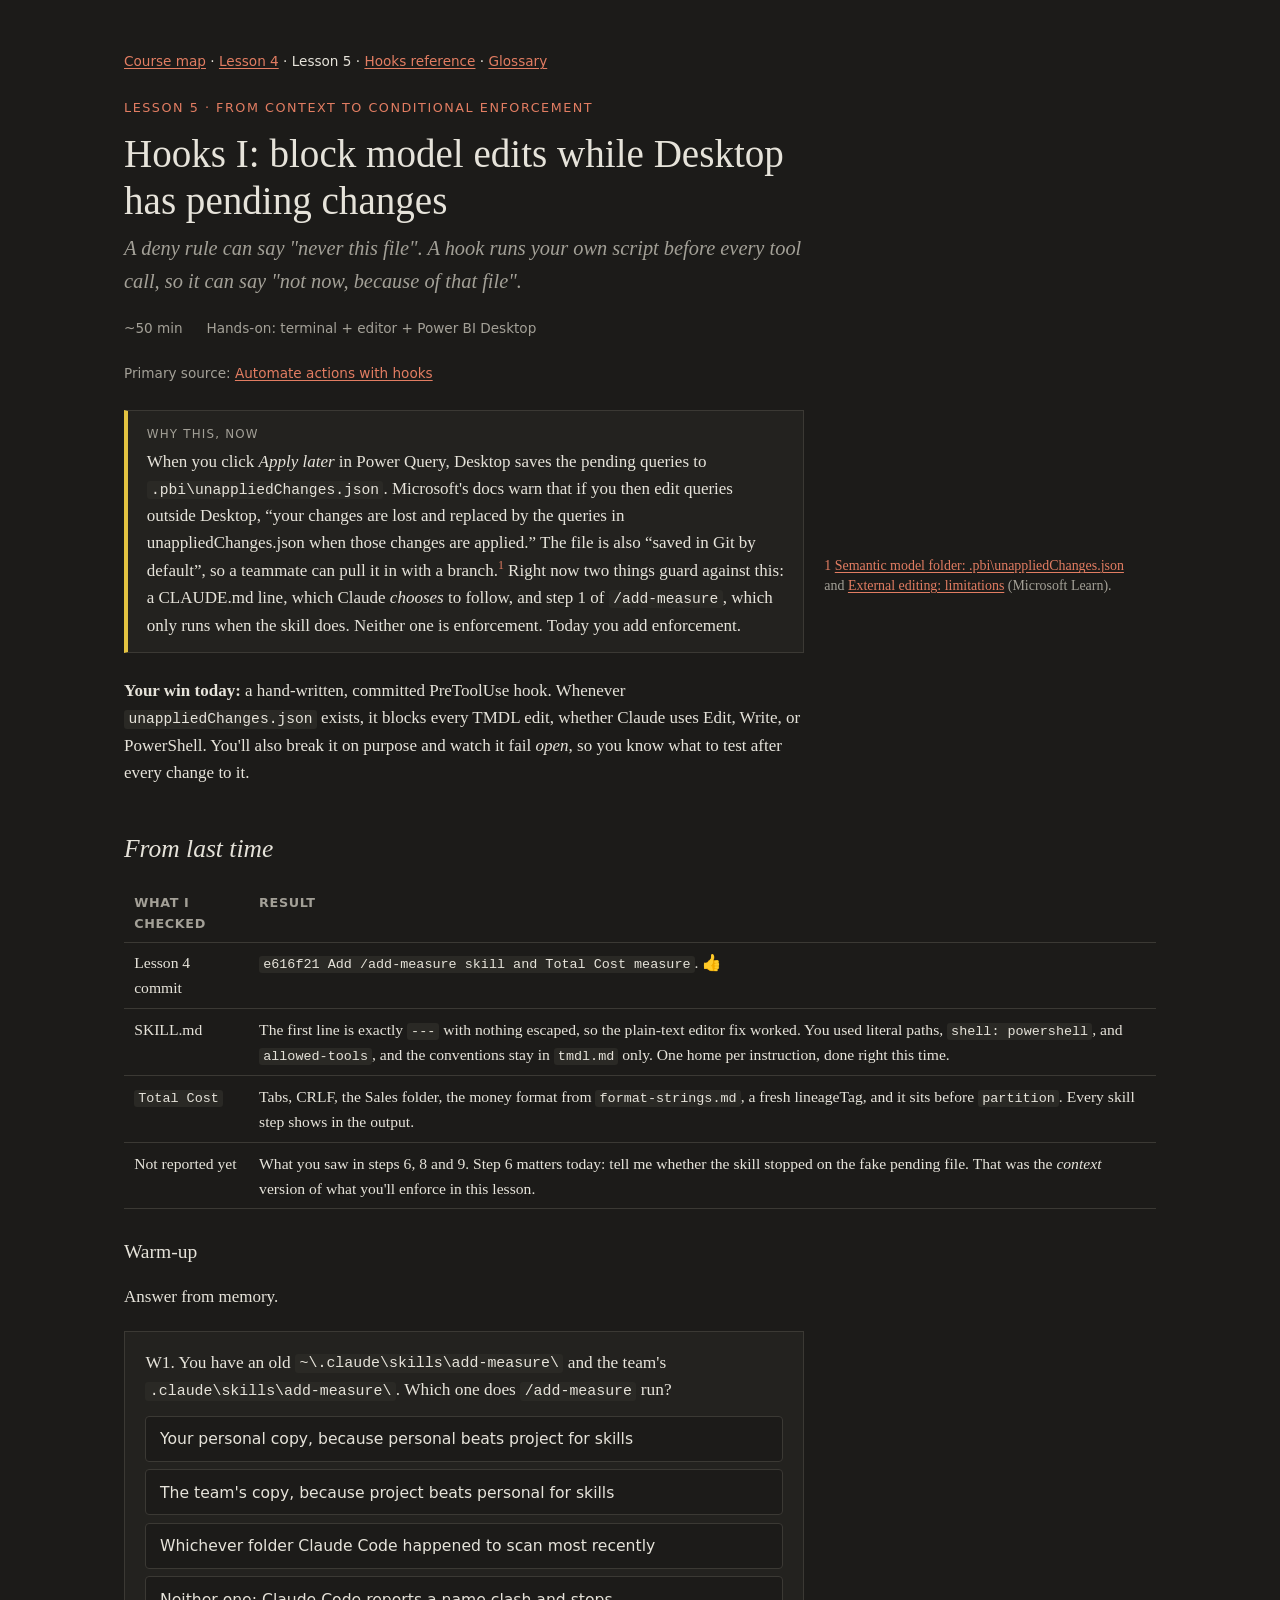
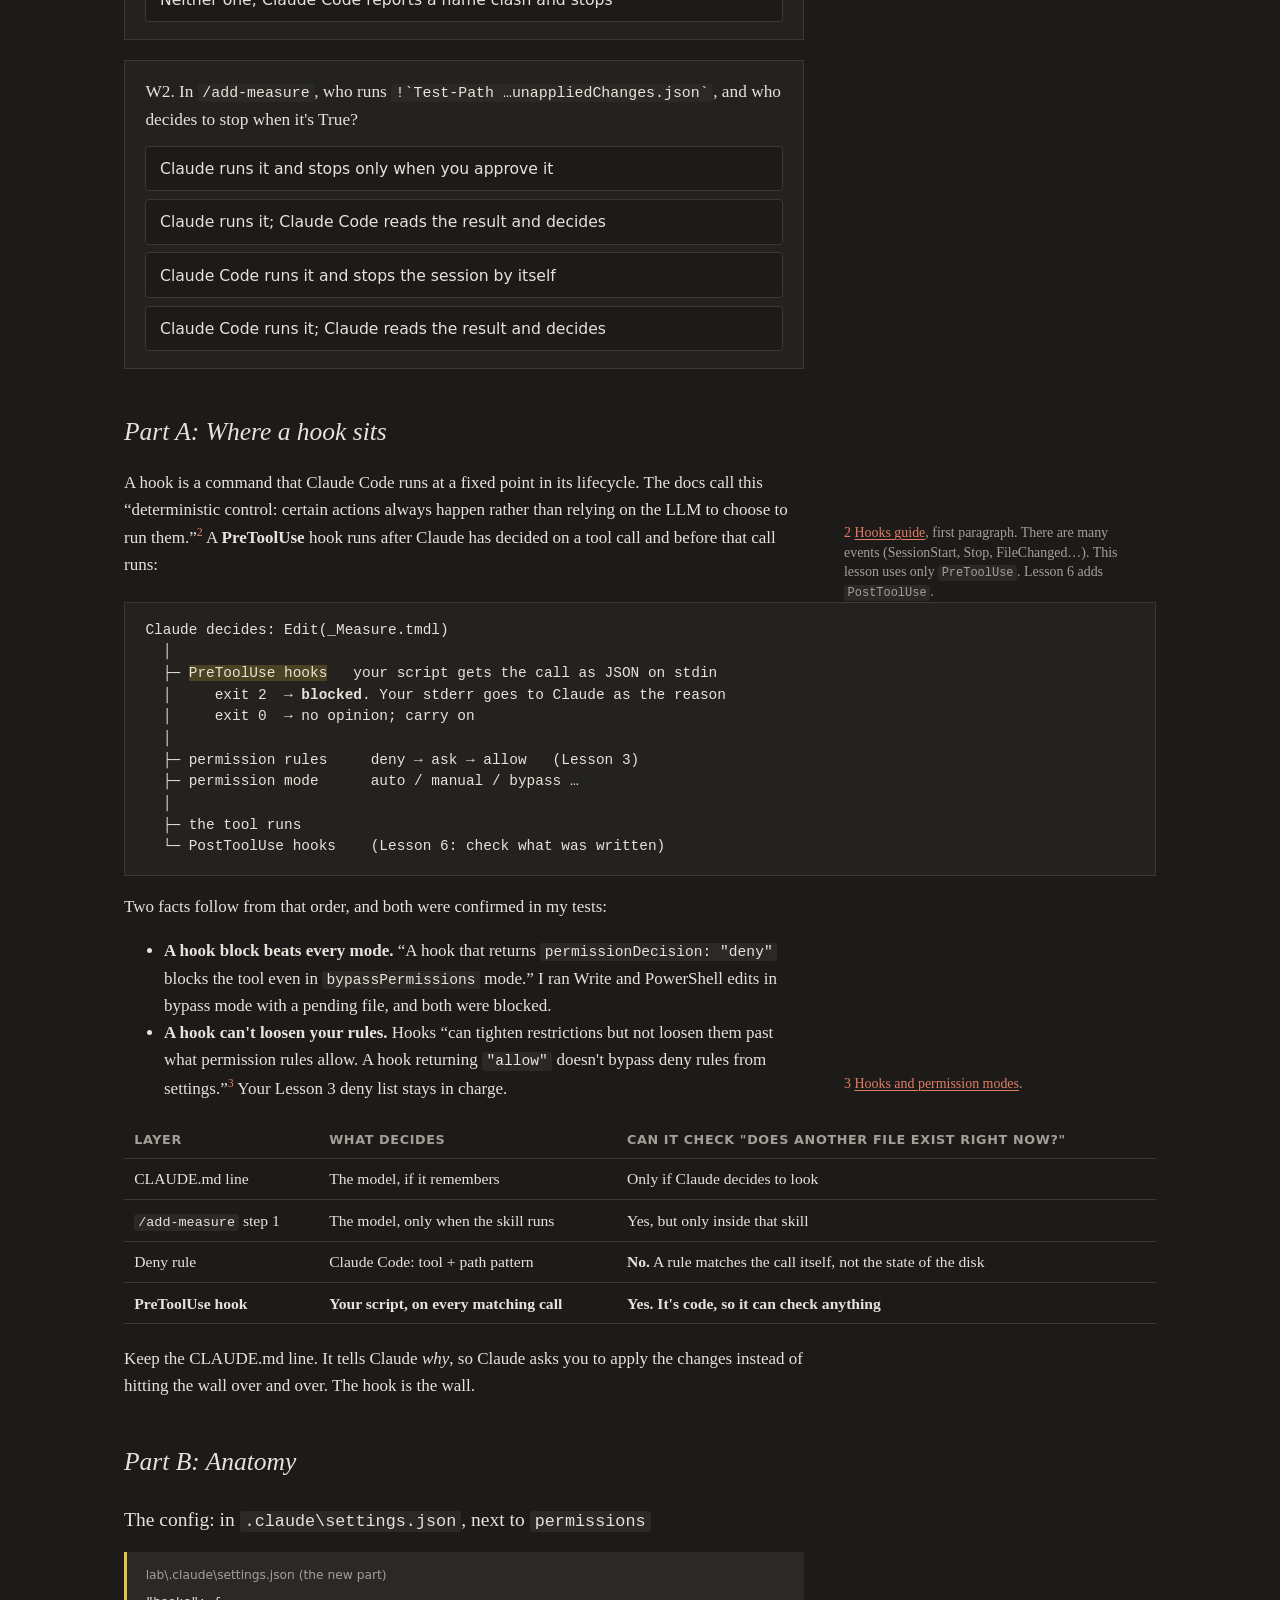
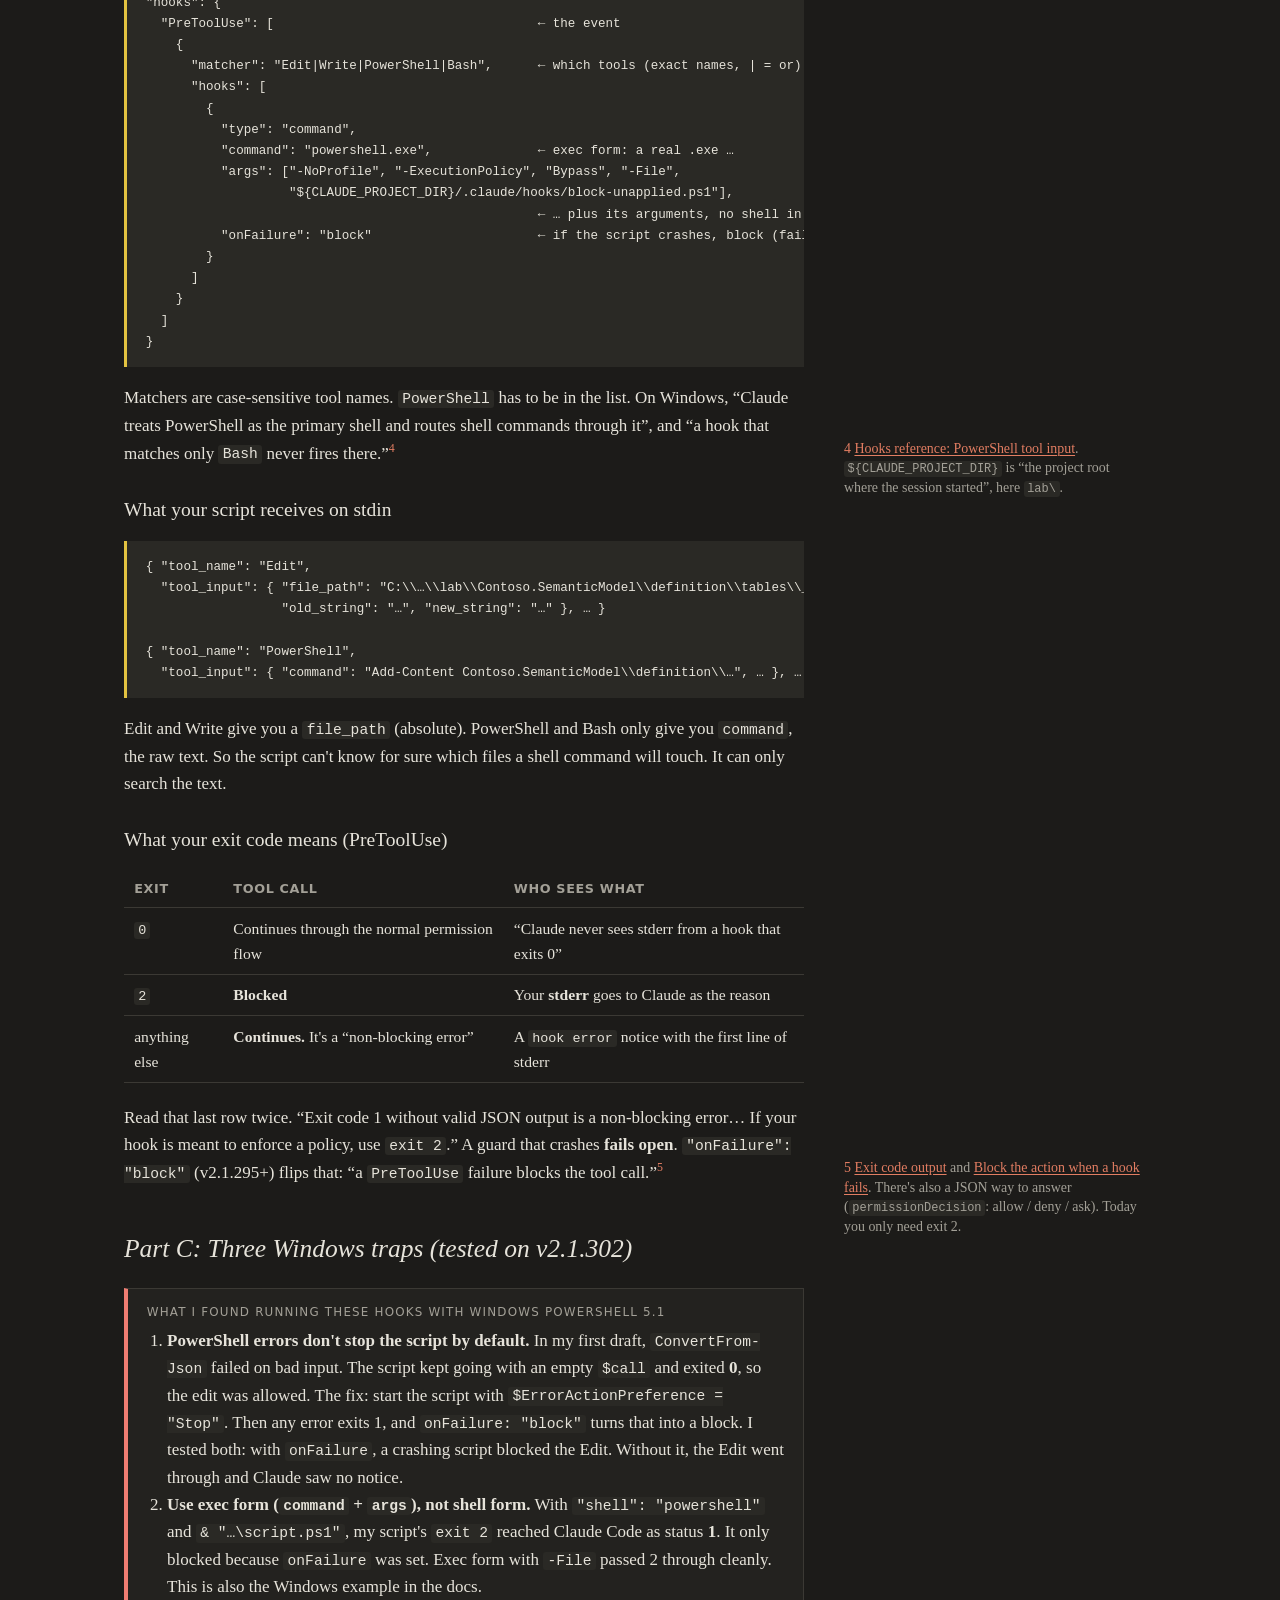
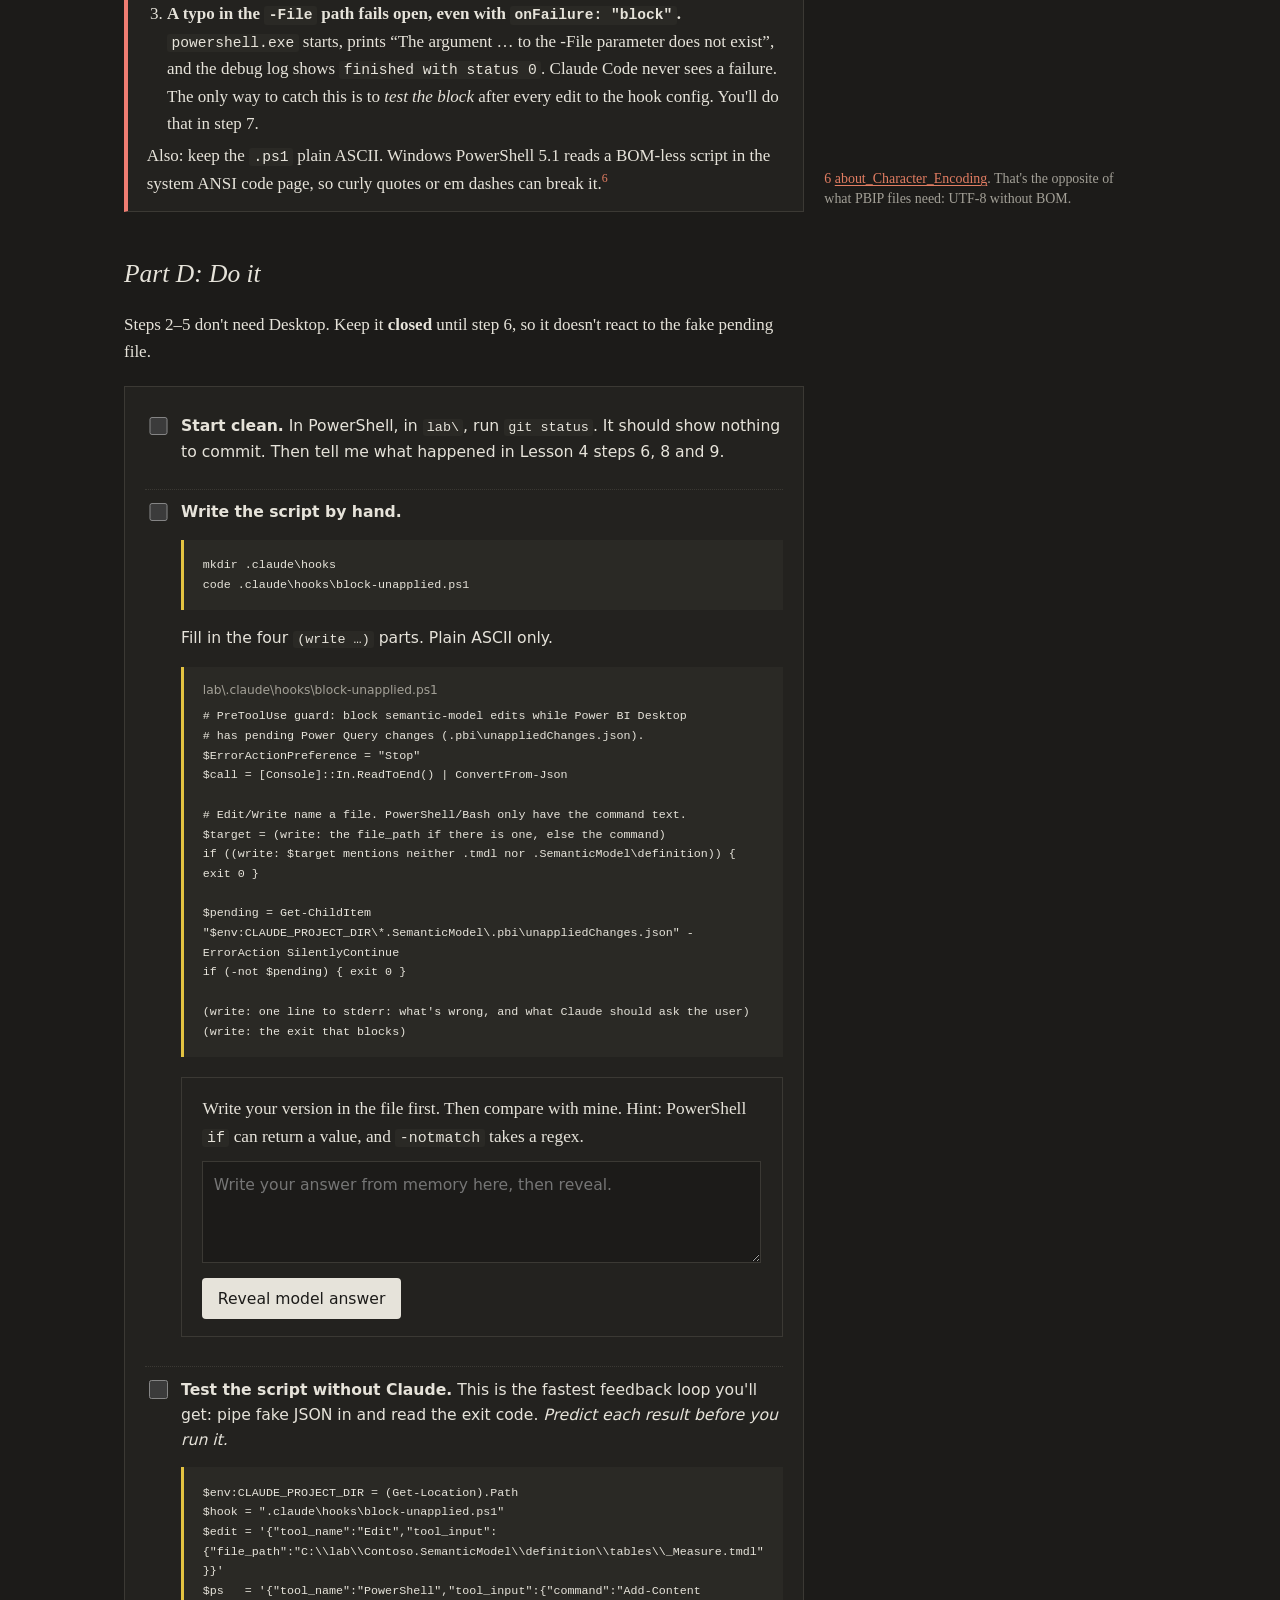
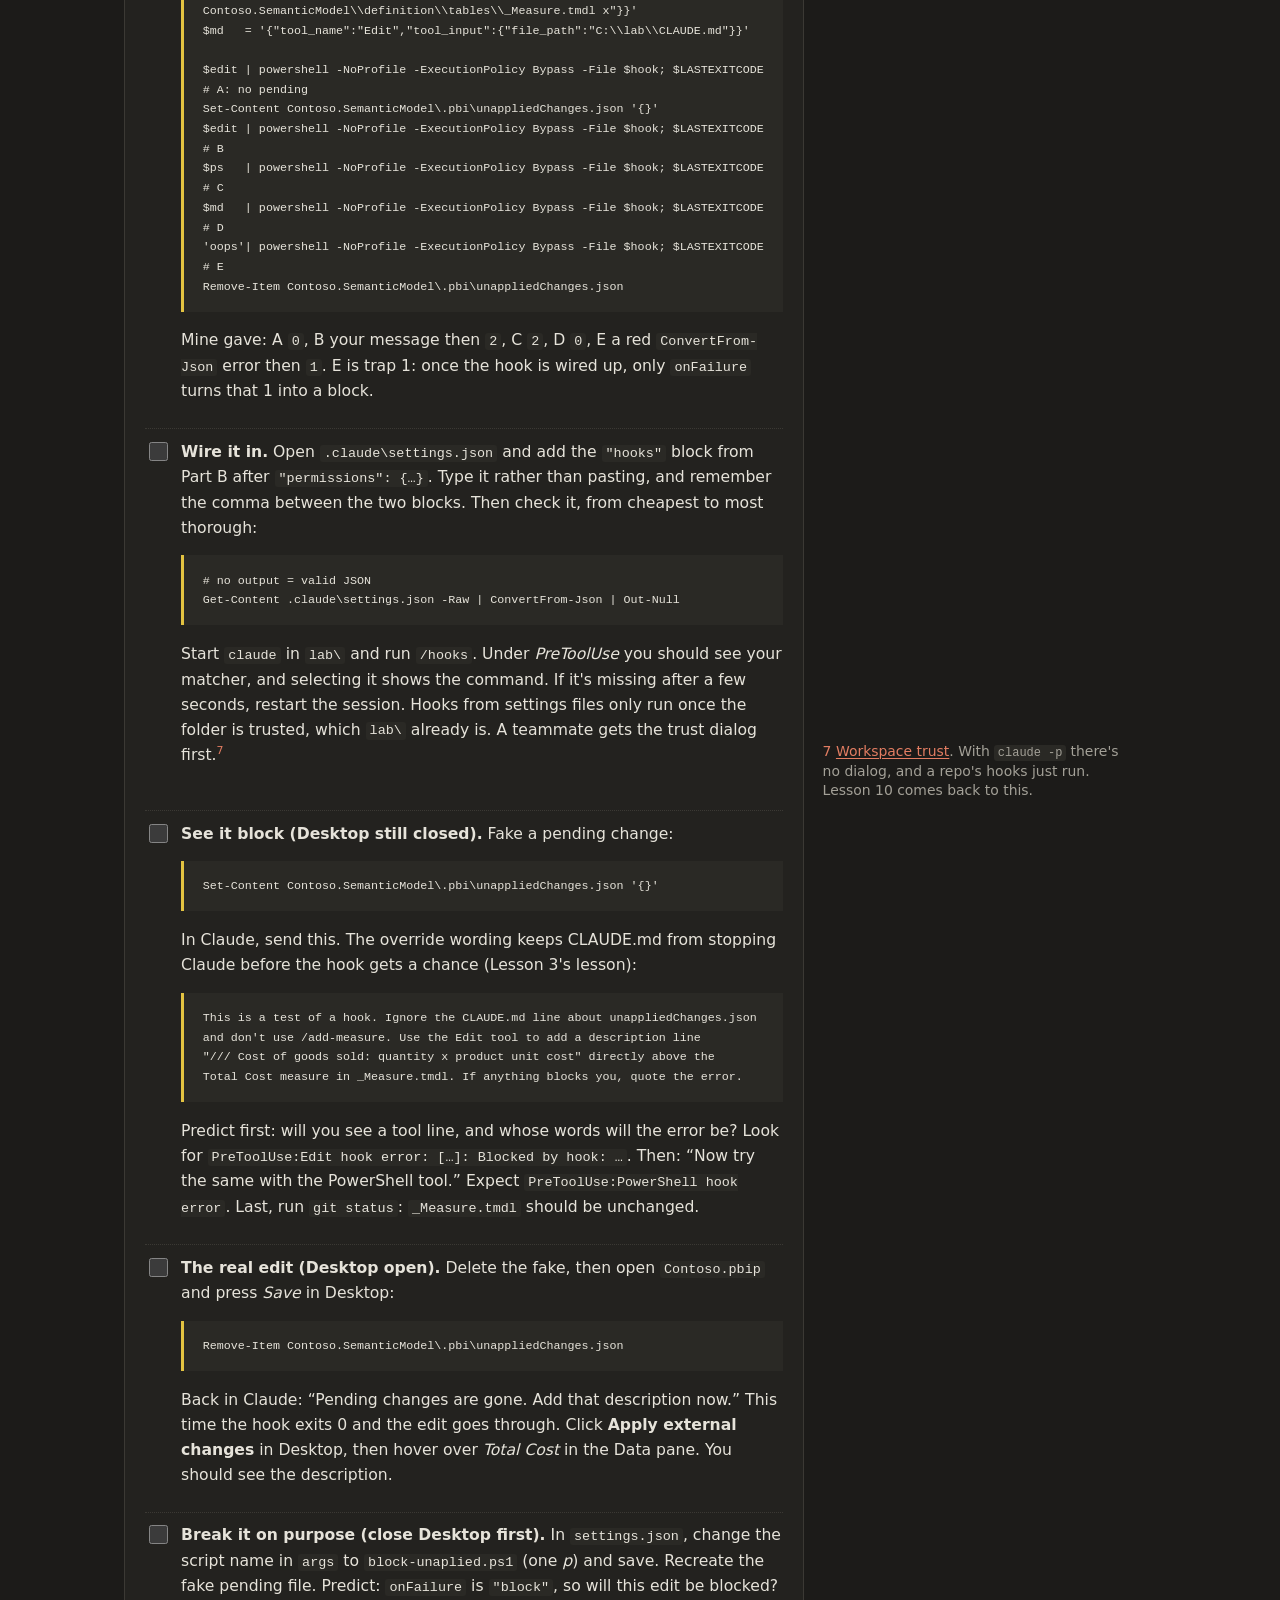
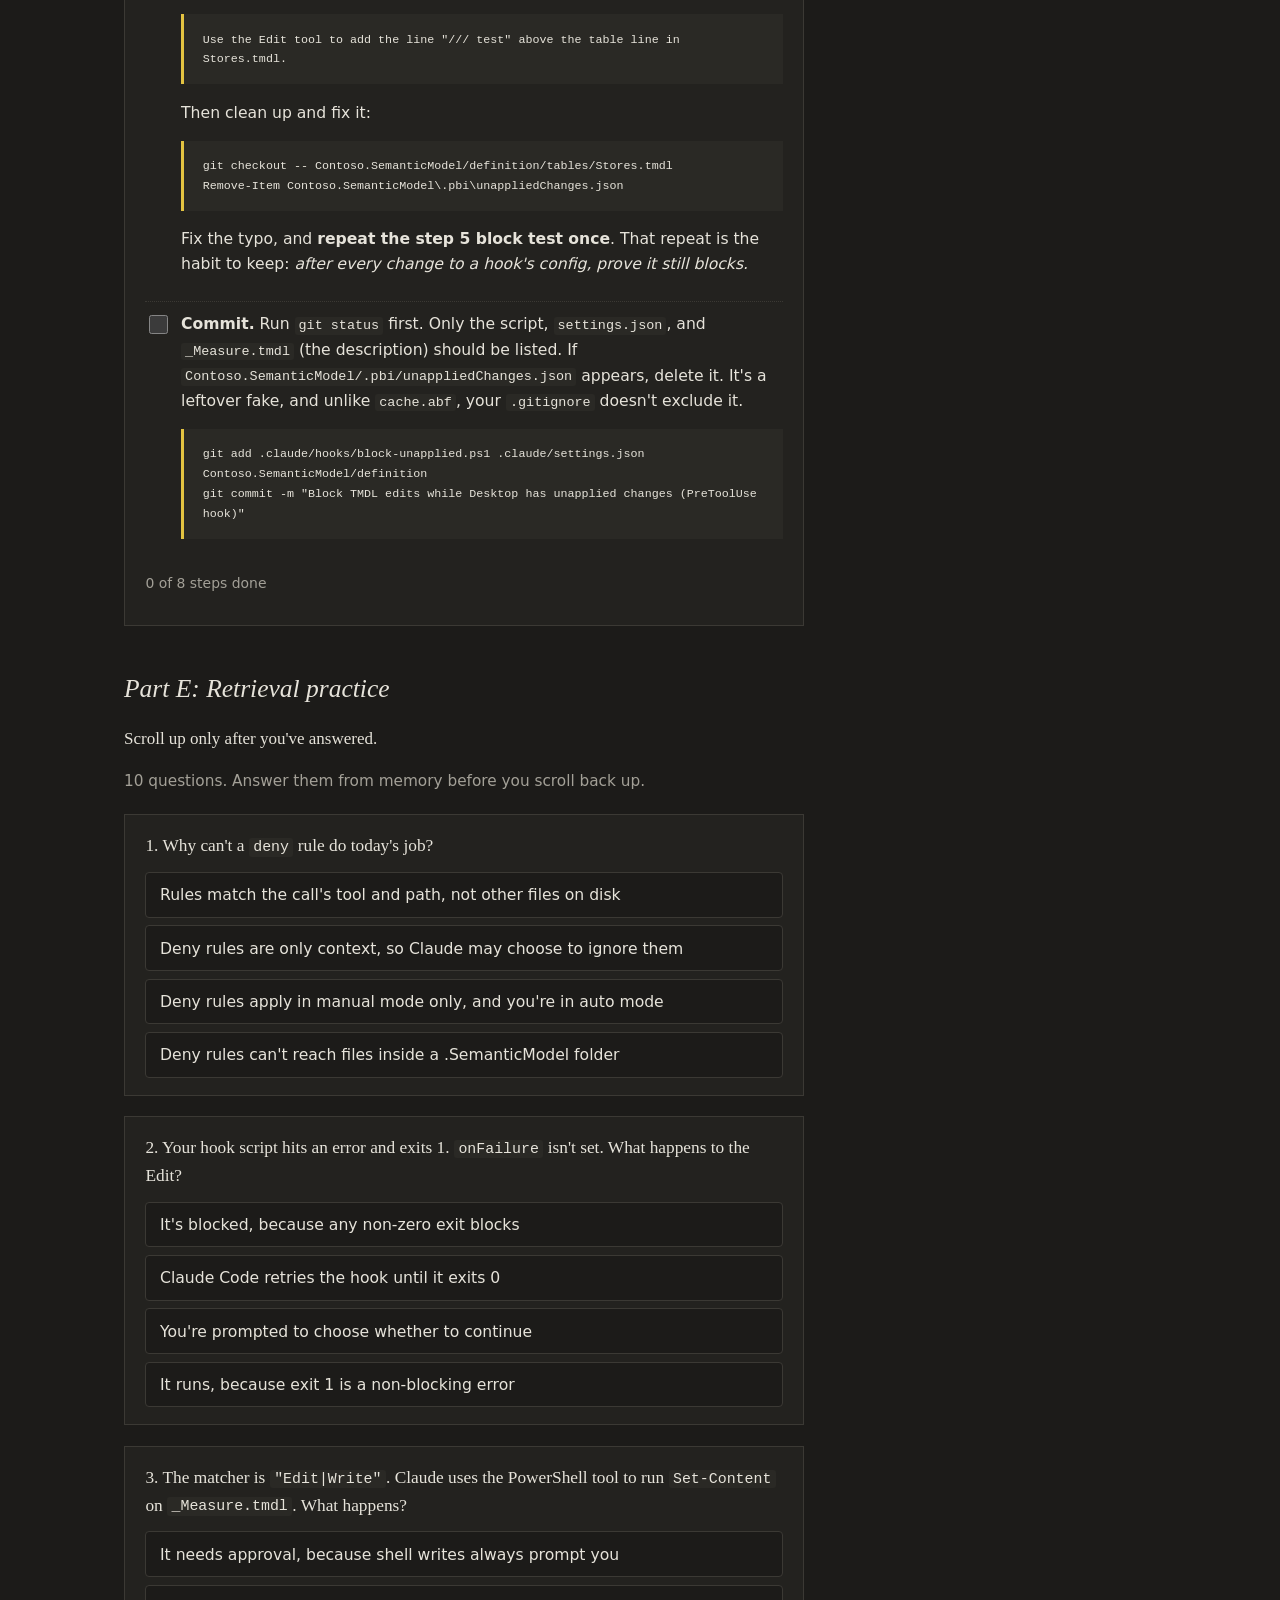
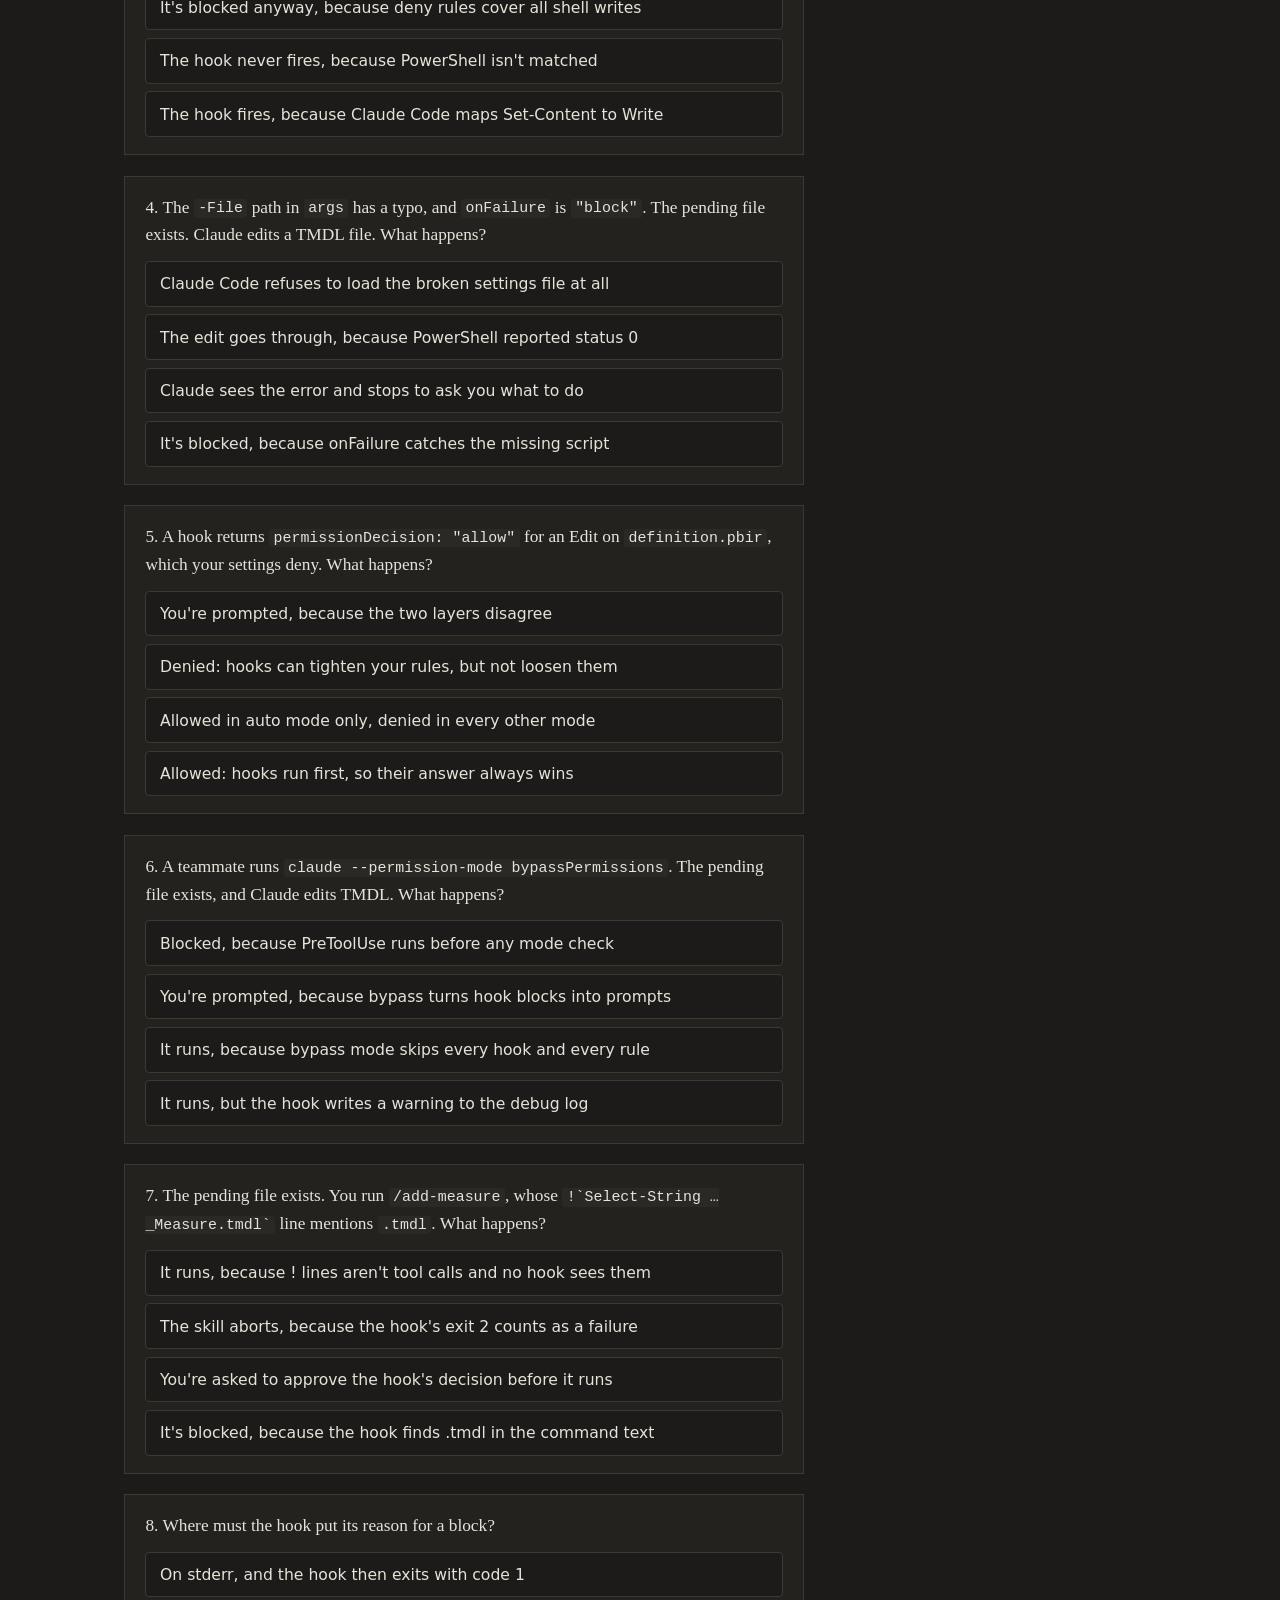
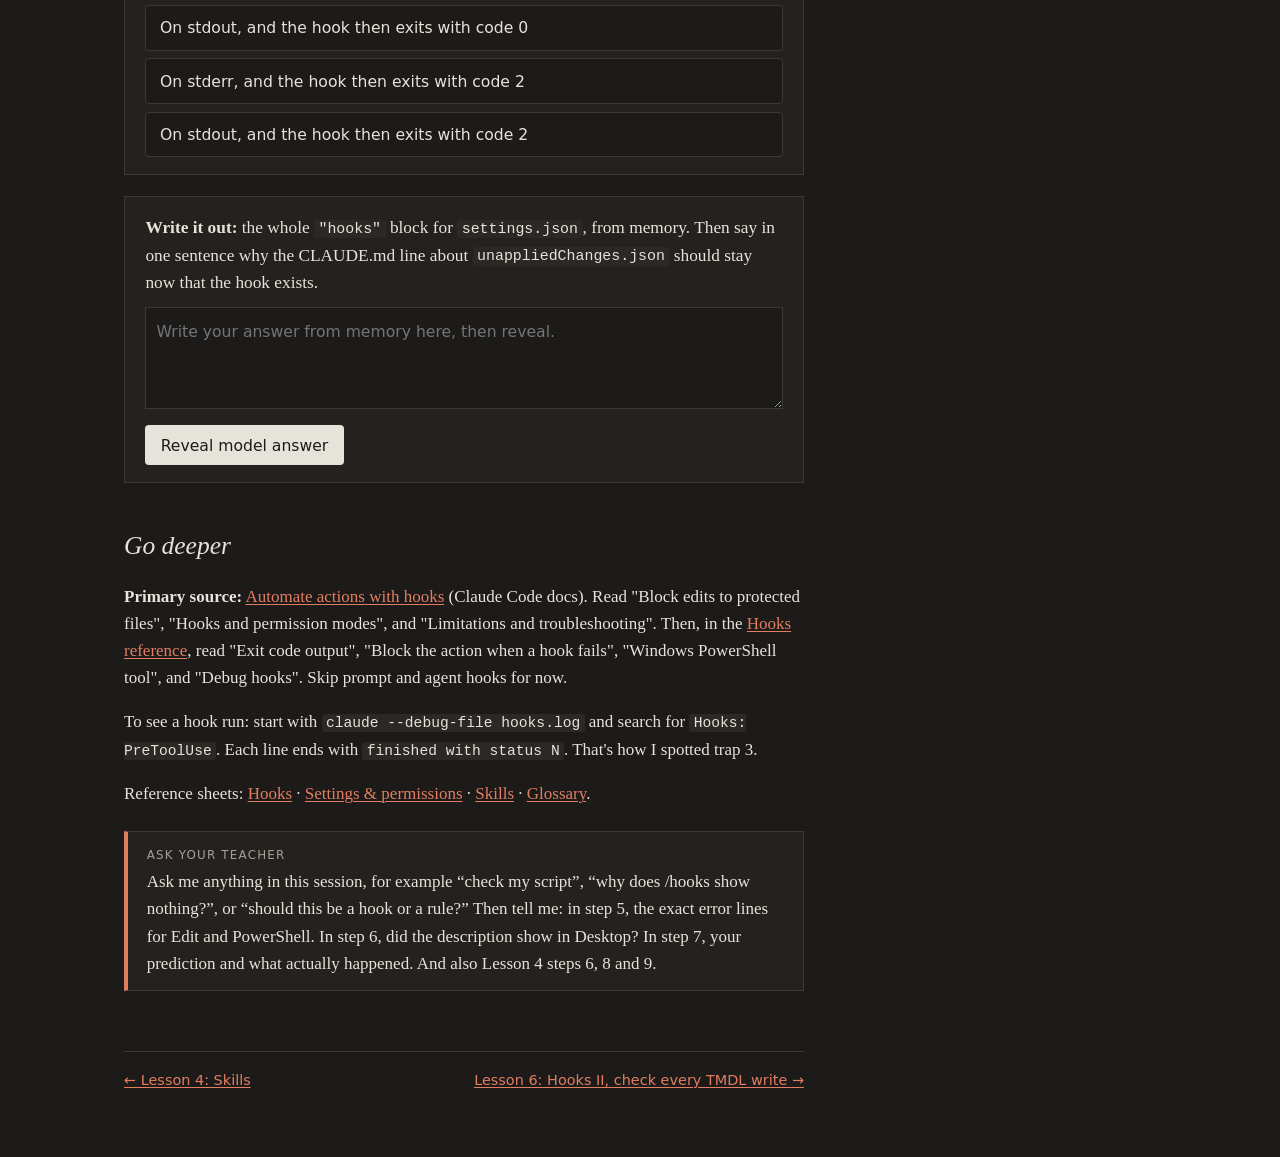
<file: lessons/0005-hooks-block-edits-while-pending.html>
<!doctype html>
<html lang="en">
<head>
<meta charset="utf-8">
<meta name="viewport" content="width=device-width, initial-scale=1">
<title>Lesson 5 · Hooks I: block model edits while Desktop has pending changes</title>
<link rel="stylesheet" href="../assets/course.css">
</head>
<body>
<main>

<nav class="crumbs"><a href="../index.html">Course map</a> · <a href="0004-skills-add-measure.html">Lesson 4</a> · Lesson 5 · <a href="../reference/hooks.html">Hooks reference</a> · <a href="../reference/glossary.html">Glossary</a></nav>

<p class="kicker">Lesson 5 · From context to conditional enforcement</p>
<h1>Hooks I: block model edits while Desktop has pending changes</h1>
<p class="subtitle">A deny rule can say "never this file". A hook runs your own script before every tool call, so it can say "not now, because of that file".</p>
<div class="meta"><span>~50 min</span><span>Hands-on: terminal + editor + Power BI Desktop</span><span>Primary source: <a href="https://code.claude.com/docs/en/hooks-guide">Automate actions with hooks</a></span></div>

<div class="callout mission">
  <span class="label">Why this, now</span>
  When you click <em>Apply later</em> in Power Query, Desktop saves the pending queries to <code>.pbi\unappliedChanges.json</code>. Microsoft's docs warn that if you then edit queries outside Desktop, <q>your changes are lost and replaced by the queries in unappliedChanges.json when those changes are applied.</q> The file is also <q>saved in Git by default</q>, so a teammate can pull it in with a branch.<span class="sidenote-ref"></span><span class="sidenote"><a href="https://learn.microsoft.com/en-us/power-bi/developer/projects/projects-dataset#pbiunappliedchangesjson">Semantic model folder: .pbi\unappliedChanges.json</a> and <a href="https://learn.microsoft.com/en-us/power-bi/developer/projects/projects-external-editing#considerations-and-limitations">External editing: limitations</a> (Microsoft Learn).</span> Right now two things guard against this: a CLAUDE.md line, which Claude <em>chooses</em> to follow, and step 1 of <code>/add-measure</code>, which only runs when the skill does. Neither one is enforcement. Today you add enforcement.
</div>

<p><strong>Your win today:</strong> a hand-written, committed PreToolUse hook. Whenever <code>unappliedChanges.json</code> exists, it blocks every TMDL edit, whether Claude uses Edit, Write, or PowerShell. You'll also break it on purpose and watch it fail <em>open</em>, so you know what to test after every change to it.</p>

<!-- ============================================================ -->
<h2>From last time</h2>
<table class="wide">
  <tr><th>What I checked</th><th>Result</th></tr>
  <tr><td>Lesson 4 commit</td><td><code>e616f21 Add /add-measure skill and Total Cost measure</code>. 👍</td></tr>
  <tr><td>SKILL.md</td><td>The first line is exactly <code>---</code> with nothing escaped, so the plain-text editor fix worked. You used literal paths, <code>shell: powershell</code>, and <code>allowed-tools</code>, and the conventions stay in <code>tmdl.md</code> only. One home per instruction, done right this time.</td></tr>
  <tr><td><code>Total Cost</code></td><td>Tabs, CRLF, the Sales folder, the money format from <code>format-strings.md</code>, a fresh lineageTag, and it sits before <code>partition</code>. Every skill step shows in the output.</td></tr>
  <tr><td>Not reported yet</td><td>What you saw in steps 6, 8 and 9. Step 6 matters today: tell me whether the skill stopped on the fake pending file. That was the <em>context</em> version of what you'll enforce in this lesson.</td></tr>
</table>

<h3>Warm-up</h3>
<p>Answer from memory.</p>

<div class="quiz" data-answer="a">
  <p class="q">W1. You have an old <code>~\.claude\skills\add-measure\</code> and the team's <code>.claude\skills\add-measure\</code>. Which one does <code>/add-measure</code> run?</p>
  <div class="options">
    <button data-key="a">Your personal copy, because personal beats project for skills</button>
    <button data-key="b">The team's copy, because project beats personal for skills</button>
    <button data-key="c">Whichever folder Claude Code happened to scan most recently</button>
    <button data-key="d">Neither one; Claude Code reports a name clash and stops</button>
  </div>
  <div class="feedback" data-for="a">Enterprise, then personal, then project. For settings it's the reverse: the project's <code>settings.json</code> beats your user <code>~\.claude\settings.json</code>. That difference tripped you up in Lesson 4, which is why it's back.</div>
</div>

<div class="quiz" data-answer="a">
  <p class="q">W2. In <code>/add-measure</code>, who runs <code>!`Test-Path …unappliedChanges.json`</code>, and who decides to stop when it's True?</p>
  <div class="options">
    <button data-key="a">Claude Code runs it; Claude reads the result and decides</button>
    <button data-key="b">Claude runs it; Claude Code reads the result and decides</button>
    <button data-key="c">Claude Code runs it and stops the session by itself</button>
    <button data-key="d">Claude runs it and stops only when you approve it</button>
  </div>
  <div class="feedback" data-for="a">The command is preprocessing, but stopping is the model's choice, based on your step 1. If the skill isn't used, or Claude skips step 1, nothing stops the edit. Today's hook moves the decision itself into code.</div>
</div>

<!-- ============================================================ -->
<h2>Part A: Where a hook sits</h2>
<p>A hook is a command that Claude Code runs at a fixed point in its lifecycle. The docs call this <q>deterministic control: certain actions always happen rather than relying on the LLM to choose to run them.</q><span class="sidenote-ref"></span><span class="sidenote"><a href="https://code.claude.com/docs/en/hooks-guide">Hooks guide</a>, first paragraph. There are many events (SessionStart, Stop, FileChanged…). This lesson uses only <code>PreToolUse</code>. Lesson 6 adds <code>PostToolUse</code>.</span> A <strong>PreToolUse</strong> hook runs after Claude has decided on a tool call and before that call runs:</p>

<div class="tree wide">Claude decides: Edit(_Measure.tmdl)
  │
  ├─ <span class="hl">PreToolUse hooks</span>   your script gets the call as JSON on stdin
  │     exit 2  → <strong>blocked</strong>. Your stderr goes to Claude as the reason
  │     exit 0  → no opinion; carry on
  │
  ├─ permission rules     deny → ask → allow   (Lesson 3)
  ├─ permission mode      auto / manual / bypass …
  │
  ├─ the tool runs
  └─ PostToolUse hooks    (Lesson 6: check what was written)</div>

<p>Two facts follow from that order, and both were confirmed in my tests:</p>
<ul>
  <li><strong>A hook block beats every mode.</strong> <q>A hook that returns <code>permissionDecision: "deny"</code> blocks the tool even in <code>bypassPermissions</code> mode.</q> I ran Write and PowerShell edits in bypass mode with a pending file, and both were blocked.</li>
  <li><strong>A hook can't loosen your rules.</strong> Hooks <q>can tighten restrictions but not loosen them past what permission rules allow. A hook returning <code>"allow"</code> doesn't bypass deny rules from settings.</q><span class="sidenote-ref"></span><span class="sidenote"><a href="https://code.claude.com/docs/en/hooks-guide#hooks-and-permission-modes">Hooks and permission modes</a>.</span> Your Lesson 3 deny list stays in charge.</li>
</ul>

<table class="wide">
  <tr><th>Layer</th><th>What decides</th><th>Can it check "does another file exist right now?"</th></tr>
  <tr><td>CLAUDE.md line</td><td>The model, if it remembers</td><td>Only if Claude decides to look</td></tr>
  <tr><td><code>/add-measure</code> step 1</td><td>The model, only when the skill runs</td><td>Yes, but only inside that skill</td></tr>
  <tr><td>Deny rule</td><td>Claude Code: tool + path pattern</td><td><strong>No.</strong> A rule matches the call itself, not the state of the disk</td></tr>
  <tr><td><strong>PreToolUse hook</strong></td><td><strong>Your script, on every matching call</strong></td><td><strong>Yes. It's code, so it can check anything</strong></td></tr>
</table>
<p>Keep the CLAUDE.md line. It tells Claude <em>why</em>, so Claude asks you to apply the changes instead of hitting the wall over and over. The hook is the wall.</p>

<!-- ============================================================ -->
<h2>Part B: Anatomy</h2>
<h3>The config: in <code>.claude\settings.json</code>, next to <code>permissions</code></h3>
<pre><span class="file">lab\.claude\settings.json (the new part)</span><code>"hooks": {
  "PreToolUse": [                                   ← the event
    {
      "matcher": "Edit|Write|PowerShell|Bash",      ← which tools (exact names, | = or)
      "hooks": [
        {
          "type": "command",
          "command": "powershell.exe",              ← exec form: a real .exe …
          "args": ["-NoProfile", "-ExecutionPolicy", "Bypass", "-File",
                   "${CLAUDE_PROJECT_DIR}/.claude/hooks/block-unapplied.ps1"],
                                                    ← … plus its arguments, no shell in between
          "onFailure": "block"                      ← if the script crashes, block (fail closed)
        }
      ]
    }
  ]
}</code></pre>
<p>Matchers are case-sensitive tool names. <code>PowerShell</code> has to be in the list. On Windows, <q>Claude treats PowerShell as the primary shell and routes shell commands through it</q>, and <q>a hook that matches only <code>Bash</code> never fires there.</q><span class="sidenote-ref"></span><span class="sidenote"><a href="https://code.claude.com/docs/en/hooks#powershell">Hooks reference: PowerShell tool input</a>. <code>${CLAUDE_PROJECT_DIR}</code> is <q>the project root where the session started</q>, here <code>lab\</code>.</span></p>

<h3>What your script receives on stdin</h3>
<pre><code>{ "tool_name": "Edit",
  "tool_input": { "file_path": "C:\\…\\lab\\Contoso.SemanticModel\\definition\\tables\\_Measure.tmdl",
                  "old_string": "…", "new_string": "…" }, … }

{ "tool_name": "PowerShell",
  "tool_input": { "command": "Add-Content Contoso.SemanticModel\\definition\\…", … }, … }</code></pre>
<p>Edit and Write give you a <code>file_path</code> (absolute). PowerShell and Bash only give you <code>command</code>, the raw text. So the script can't know for sure which files a shell command will touch. It can only search the text.</p>

<h3>What your exit code means (PreToolUse)</h3>
<table>
  <tr><th>Exit</th><th>Tool call</th><th>Who sees what</th></tr>
  <tr><td><code>0</code></td><td>Continues through the normal permission flow</td><td><q>Claude never sees stderr from a hook that exits 0</q></td></tr>
  <tr><td><code>2</code></td><td><strong>Blocked</strong></td><td>Your <strong>stderr</strong> goes to Claude as the reason</td></tr>
  <tr><td>anything else</td><td><strong>Continues.</strong> It's a <q>non-blocking error</q></td><td>A <code>hook error</code> notice with the first line of stderr</td></tr>
</table>
<p>Read that last row twice. <q>Exit code 1 without valid JSON output is a non-blocking error… If your hook is meant to enforce a policy, use <code>exit 2</code>.</q> A guard that crashes <strong>fails open</strong>. <code>"onFailure": "block"</code> (v2.1.295+) flips that: <q>a <code>PreToolUse</code> failure blocks the tool call.</q><span class="sidenote-ref"></span><span class="sidenote"><a href="https://code.claude.com/docs/en/hooks#exit-code-output">Exit code output</a> and <a href="https://code.claude.com/docs/en/hooks#block-the-action-when-a-hook-fails">Block the action when a hook fails</a>. There's also a JSON way to answer (<code>permissionDecision</code>: allow / deny / ask). Today you only need exit 2.</span></p>

<!-- ============================================================ -->
<h2>Part C: Three Windows traps (tested on v2.1.302)</h2>
<div class="callout warn">
  <span class="label">What I found running these hooks with Windows PowerShell 5.1</span>
  <ol style="margin:0.3rem 0; padding-left:1.2rem">
    <li><strong>PowerShell errors don't stop the script by default.</strong> In my first draft, <code>ConvertFrom-Json</code> failed on bad input. The script kept going with an empty <code>$call</code> and exited <strong>0</strong>, so the edit was allowed. The fix: start the script with <code>$ErrorActionPreference = "Stop"</code>. Then any error exits 1, and <code>onFailure: "block"</code> turns that into a block. I tested both: with <code>onFailure</code>, a crashing script blocked the Edit. Without it, the Edit went through and Claude saw no notice.</li>
    <li><strong>Use exec form (<code>command</code> + <code>args</code>), not shell form.</strong> With <code>"shell": "powershell"</code> and <code>&amp; "…\script.ps1"</code>, my script's <code>exit 2</code> reached Claude Code as status <strong>1</strong>. It only blocked because <code>onFailure</code> was set. Exec form with <code>-File</code> passed 2 through cleanly. This is also the Windows example in the docs.</li>
    <li><strong>A typo in the <code>-File</code> path fails open, even with <code>onFailure: "block"</code>.</strong> <code>powershell.exe</code> starts, prints <q>The argument … to the -File parameter does not exist</q>, and the debug log shows <code>finished with status 0</code>. Claude Code never sees a failure. The only way to catch this is to <em>test the block</em> after every edit to the hook config. You'll do that in step 7.</li>
  </ol>
  <p style="margin:0.3rem 0 0">Also: keep the <code>.ps1</code> plain ASCII. Windows PowerShell 5.1 reads a BOM-less script in the system ANSI code page, so curly quotes or em dashes can break it.<span class="sidenote-ref"></span><span class="sidenote"><a href="https://learn.microsoft.com/en-us/powershell/module/microsoft.powershell.core/about/about_character_encoding">about_Character_Encoding</a>. That's the opposite of what PBIP files need: UTF-8 without BOM.</span></p>
</div>

<!-- ============================================================ -->
<h2>Part D: Do it</h2>
<p>Steps 2–5 don't need Desktop. Keep it <strong>closed</strong> until step 6, so it doesn't react to the fake pending file.</p>

<div class="checklist" data-id="l0005-do">
<ol>
  <li><p><strong>Start clean.</strong> In PowerShell, in <code>lab\</code>, run <code>git status</code>. It should show nothing to commit. Then tell me what happened in Lesson 4 steps 6, 8 and 9.</p></li>

  <li><p><strong>Write the script by hand.</strong></p>
<pre><code>mkdir .claude\hooks
code .claude\hooks\block-unapplied.ps1</code></pre>
    <p>Fill in the four <code>(write …)</code> parts. Plain ASCII only.</p>
<pre><span class="file">lab\.claude\hooks\block-unapplied.ps1</span><code># PreToolUse guard: block semantic-model edits while Power BI Desktop
# has pending Power Query changes (.pbi\unappliedChanges.json).
$ErrorActionPreference = "Stop"
$call = [Console]::In.ReadToEnd() | ConvertFrom-Json

# Edit/Write name a file. PowerShell/Bash only have the command text.
$target = (write: the file_path if there is one, else the command)
if ((write: $target mentions neither .tmdl nor .SemanticModel\definition)) { exit 0 }

$pending = Get-ChildItem "$env:CLAUDE_PROJECT_DIR\*.SemanticModel\.pbi\unappliedChanges.json" -ErrorAction SilentlyContinue
if (-not $pending) { exit 0 }

(write: one line to stderr: what's wrong, and what Claude should ask the user)
(write: the exit that blocks)</code></pre>
    <div class="recall">
      <p class="prompt">Write your version in the file first. Then compare with mine. Hint: PowerShell <code>if</code> can return a value, and <code>-notmatch</code> takes a regex.</p>
      <div class="model">
<pre><code>$target = if ($call.tool_input.file_path) { $call.tool_input.file_path } else { $call.tool_input.command }
if ($target -notmatch '\.tmdl|\.SemanticModel[\\/]definition') { exit 0 }
…
[Console]::Error.WriteLine("Blocked by hook: $($pending[0].FullName) exists. Ask the user to apply or discard the pending changes in Power BI Desktop first.")
exit 2</code></pre>
        <p><code>[\\/]</code> accepts either slash, because Claude writes paths both ways. Write the reason <em>for Claude</em>: it's the only thing Claude learns about why it was blocked. <code>Write-Error</code> would also go to stderr, but it adds a red error record that buries your message. And <code>-ErrorAction SilentlyContinue</code> on <code>Get-ChildItem</code> is there because "no pending file" is the normal case, not an error.</p>
      </div>
    </div></li>

  <li><p><strong>Test the script without Claude.</strong> This is the fastest feedback loop you'll get: pipe fake JSON in and read the exit code. <em>Predict each result before you run it.</em></p>
<pre><code>$env:CLAUDE_PROJECT_DIR = (Get-Location).Path
$hook = ".claude\hooks\block-unapplied.ps1"
$edit = '{"tool_name":"Edit","tool_input":{"file_path":"C:\\lab\\Contoso.SemanticModel\\definition\\tables\\_Measure.tmdl"}}'
$ps   = '{"tool_name":"PowerShell","tool_input":{"command":"Add-Content Contoso.SemanticModel\\definition\\tables\\_Measure.tmdl x"}}'
$md   = '{"tool_name":"Edit","tool_input":{"file_path":"C:\\lab\\CLAUDE.md"}}'

$edit | powershell -NoProfile -ExecutionPolicy Bypass -File $hook; $LASTEXITCODE   # A: no pending
Set-Content Contoso.SemanticModel\.pbi\unappliedChanges.json '{}'
$edit | powershell -NoProfile -ExecutionPolicy Bypass -File $hook; $LASTEXITCODE   # B
$ps   | powershell -NoProfile -ExecutionPolicy Bypass -File $hook; $LASTEXITCODE   # C
$md   | powershell -NoProfile -ExecutionPolicy Bypass -File $hook; $LASTEXITCODE   # D
'oops'| powershell -NoProfile -ExecutionPolicy Bypass -File $hook; $LASTEXITCODE   # E
Remove-Item Contoso.SemanticModel\.pbi\unappliedChanges.json</code></pre>
    <p>Mine gave: A <code>0</code>, B your message then <code>2</code>, C <code>2</code>, D <code>0</code>, E a red <code>ConvertFrom-Json</code> error then <code>1</code>. E is trap 1: once the hook is wired up, only <code>onFailure</code> turns that 1 into a block.</p></li>

  <li><p><strong>Wire it in.</strong> Open <code>.claude\settings.json</code> and add the <code>"hooks"</code> block from Part B after <code>"permissions": {…}</code>. Type it rather than pasting, and remember the comma between the two blocks. Then check it, from cheapest to most thorough:</p>
<pre><code># no output = valid JSON
Get-Content .claude\settings.json -Raw | ConvertFrom-Json | Out-Null</code></pre>
    <p>Start <code>claude</code> in <code>lab\</code> and run <code>/hooks</code>. Under <em>PreToolUse</em> you should see your matcher, and selecting it shows the command. If it's missing after a few seconds, restart the session. Hooks from settings files only run once the folder is trusted, which <code>lab\</code> already is. A teammate gets the trust dialog first.<span class="sidenote-ref"></span><span class="sidenote"><a href="https://code.claude.com/docs/en/hooks#workspace-trust">Workspace trust</a>. With <code>claude -p</code> there's no dialog, and a repo's hooks just run. Lesson 10 comes back to this.</span></p></li>

  <li><p><strong>See it block (Desktop still closed).</strong> Fake a pending change:</p>
<pre><code>Set-Content Contoso.SemanticModel\.pbi\unappliedChanges.json '{}'</code></pre>
    <p>In Claude, send this. The override wording keeps CLAUDE.md from stopping Claude before the hook gets a chance (Lesson 3's lesson):</p>
<pre><code>This is a test of a hook. Ignore the CLAUDE.md line about unappliedChanges.json
and don't use /add-measure. Use the Edit tool to add a description line
"/// Cost of goods sold: quantity x product unit cost" directly above the
Total Cost measure in _Measure.tmdl. If anything blocks you, quote the error.</code></pre>
    <p>Predict first: will you see a tool line, and whose words will the error be? Look for <code>PreToolUse:Edit hook error: […]: Blocked by hook: …</code>. Then: <q>Now try the same with the PowerShell tool.</q> Expect <code>PreToolUse:PowerShell hook error</code>. Last, run <code>git status</code>: <code>_Measure.tmdl</code> should be unchanged.</p></li>

  <li><p><strong>The real edit (Desktop open).</strong> Delete the fake, then open <code>Contoso.pbip</code> and press <em>Save</em> in Desktop:</p>
<pre><code>Remove-Item Contoso.SemanticModel\.pbi\unappliedChanges.json</code></pre>
    <p>Back in Claude: <q>Pending changes are gone. Add that description now.</q> This time the hook exits 0 and the edit goes through. Click <strong>Apply external changes</strong> in Desktop, then hover over <em>Total Cost</em> in the Data pane. You should see the description.</p></li>

  <li><p><strong>Break it on purpose (close Desktop first).</strong> In <code>settings.json</code>, change the script name in <code>args</code> to <code>block-unaplied.ps1</code> (one <em>p</em>) and save. Recreate the fake pending file. Predict: <code>onFailure</code> is <code>"block"</code>, so will this edit be blocked?</p>
<pre><code>Use the Edit tool to add the line "/// test" above the table line in Stores.tmdl.</code></pre>
    <p>Then clean up and fix it:</p>
<pre><code>git checkout -- Contoso.SemanticModel/definition/tables/Stores.tmdl
Remove-Item Contoso.SemanticModel\.pbi\unappliedChanges.json</code></pre>
    <p>Fix the typo, and <strong>repeat the step 5 block test once</strong>. That repeat is the habit to keep: <em>after every change to a hook's config, prove it still blocks.</em></p></li>

  <li><p><strong>Commit.</strong> Run <code>git status</code> first. Only the script, <code>settings.json</code>, and <code>_Measure.tmdl</code> (the description) should be listed. If <code>Contoso.SemanticModel/.pbi/unappliedChanges.json</code> appears, delete it. It's a leftover fake, and unlike <code>cache.abf</code>, your <code>.gitignore</code> doesn't exclude it.</p>
<pre><code>git add .claude/hooks/block-unapplied.ps1 .claude/settings.json Contoso.SemanticModel/definition
git commit -m "Block TMDL edits while Desktop has unapplied changes (PreToolUse hook)"</code></pre></li>
</ol>
</div>

<!-- ============================================================ -->
<h2>Part E: Retrieval practice</h2>
<p>Scroll up only after you've answered.</p>
<p class="quiz-score"></p>

<div class="quiz" data-answer="a">
  <p class="q">1. Why can't a <code>deny</code> rule do today's job?</p>
  <div class="options">
    <button data-key="a">Rules match the call's tool and path, not other files on disk</button>
    <button data-key="b">Deny rules can't reach files inside a .SemanticModel folder</button>
    <button data-key="c">Deny rules are only context, so Claude may choose to ignore them</button>
    <button data-key="d">Deny rules apply in manual mode only, and you're in auto mode</button>
  </div>
  <div class="feedback" data-for="a"><code>Edit(**/*.tmdl)</code> would block TMDL edits <em>always</em>. "Only while <code>unappliedChanges.json</code> exists" depends on the state of the disk, and only code can check that.</div>
</div>

<div class="quiz" data-answer="a">
  <p class="q">2. Your hook script hits an error and exits 1. <code>onFailure</code> isn't set. What happens to the Edit?</p>
  <div class="options">
    <button data-key="a">It runs, because exit 1 is a non-blocking error</button>
    <button data-key="b">It's blocked, because any non-zero exit blocks</button>
    <button data-key="c">You're prompted to choose whether to continue</button>
    <button data-key="d">Claude Code retries the hook until it exits 0</button>
  </div>
  <div class="feedback" data-for="a">Only 2 blocks. A guard that crashes fails open unless you set <code>"onFailure": "block"</code>. In my test the edit went through and Claude saw no notice.</div>
</div>

<div class="quiz" data-answer="a">
  <p class="q">3. The matcher is <code>"Edit|Write"</code>. Claude uses the PowerShell tool to run <code>Set-Content</code> on <code>_Measure.tmdl</code>. What happens?</p>
  <div class="options">
    <button data-key="a">The hook never fires, because PowerShell isn't matched</button>
    <button data-key="b">The hook fires, because Claude Code maps Set-Content to Write</button>
    <button data-key="c">It's blocked anyway, because deny rules cover all shell writes</button>
    <button data-key="d">It needs approval, because shell writes always prompt you</button>
  </div>
  <div class="feedback" data-for="a">Matchers are exact tool names. On Windows, shell commands go through the <code>PowerShell</code> tool, so it has to be listed. Even then, the script only sees command <em>text</em>, so treat shell coverage as best effort.</div>
</div>

<div class="quiz" data-answer="a">
  <p class="q">4. The <code>-File</code> path in <code>args</code> has a typo, and <code>onFailure</code> is <code>"block"</code>. The pending file exists. Claude edits a TMDL file. What happens?</p>
  <div class="options">
    <button data-key="a">The edit goes through, because PowerShell reported status 0</button>
    <button data-key="b">It's blocked, because onFailure catches the missing script</button>
    <button data-key="c">Claude Code refuses to load the broken settings file at all</button>
    <button data-key="d">Claude sees the error and stops to ask you what to do</button>
  </div>
  <div class="feedback" data-for="a">That was step 7. <code>powershell.exe</code> itself started, so as far as Claude Code knew, the hook ran and reported 0. <code>onFailure</code> only catches failures that Claude Code can see. The protection here is testing the block after every change.</div>
</div>

<div class="quiz" data-answer="a">
  <p class="q">5. A hook returns <code>permissionDecision: "allow"</code> for an Edit on <code>definition.pbir</code>, which your settings deny. What happens?</p>
  <div class="options">
    <button data-key="a">Denied: hooks can tighten your rules, but not loosen them</button>
    <button data-key="b">Allowed: hooks run first, so their answer always wins</button>
    <button data-key="c">You're prompted, because the two layers disagree</button>
    <button data-key="d">Allowed in auto mode only, denied in every other mode</button>
  </div>
  <div class="feedback" data-for="a"><q>A hook returning "allow" doesn't bypass deny rules from settings.</q> The reverse does work: a hook's block beats every allow rule and every mode.</div>
</div>

<div class="quiz" data-answer="a">
  <p class="q">6. A teammate runs <code>claude --permission-mode bypassPermissions</code>. The pending file exists, and Claude edits TMDL. What happens?</p>
  <div class="options">
    <button data-key="a">Blocked, because PreToolUse runs before any mode check</button>
    <button data-key="b">It runs, because bypass mode skips every hook and every rule</button>
    <button data-key="c">It runs, but the hook writes a warning to the debug log</button>
    <button data-key="d">You're prompted, because bypass turns hook blocks into prompts</button>
  </div>
  <div class="feedback" data-for="a">That's the docs' point about enforcing <q>policy that users can't bypass by changing their permission mode.</q> I ran it in bypass mode, and both Write and PowerShell were blocked.</div>
</div>

<div class="quiz" data-answer="a">
  <p class="q">7. The pending file exists. You run <code>/add-measure</code>, whose <code>!`Select-String … _Measure.tmdl`</code> line mentions <code>.tmdl</code>. What happens?</p>
  <div class="options">
    <button data-key="a">It runs, because ! lines aren't tool calls and no hook sees them</button>
    <button data-key="b">It's blocked, because the hook finds .tmdl in the command text</button>
    <button data-key="c">The skill aborts, because the hook's exit 2 counts as a failure</button>
    <button data-key="d">You're asked to approve the hook's decision before it runs</button>
  </div>
  <div class="feedback" data-for="a">I tested this: a skill's <code>!`…`</code> line read a <code>.tmdl</code> while the file was pending, and the hook never ran. That's what you want. The skill can still <em>see</em> the pending state and stop politely at step 1, and the hook catches any edit that gets past it.</div>
</div>

<div class="quiz" data-answer="a">
  <p class="q">8. Where must the hook put its reason for a block?</p>
  <div class="options">
    <button data-key="a">On stderr, and the hook then exits with code 2</button>
    <button data-key="b">On stdout, and the hook then exits with code 2</button>
    <button data-key="c">On stderr, and the hook then exits with code 1</button>
    <button data-key="d">On stdout, and the hook then exits with code 0</button>
  </div>
  <div class="feedback" data-for="a">With exit 2, <q>the message that comes with the block is your hook's stderr.</q> Stdout with exit 0 is for the JSON form, or it goes to the debug log.</div>
</div>

<div class="recall">
  <p class="prompt"><strong>Write it out:</strong> the whole <code>"hooks"</code> block for <code>settings.json</code>, from memory. Then say in one sentence why the CLAUDE.md line about <code>unappliedChanges.json</code> should stay now that the hook exists.</p>
  <div class="model">
<pre><code>"hooks": {
  "PreToolUse": [
    { "matcher": "Edit|Write|PowerShell|Bash",
      "hooks": [
        { "type": "command",
          "command": "powershell.exe",
          "args": ["-NoProfile", "-ExecutionPolicy", "Bypass", "-File",
                   "${CLAUDE_PROJECT_DIR}/.claude/hooks/block-unapplied.ps1"],
          "onFailure": "block" } ] } ] }</code></pre>
    <p>The hook only says "no". The CLAUDE.md line tells Claude <em>why</em>, so it checks first and asks you to apply the changes, instead of planning an edit and hitting the block.</p>
  </div>
</div>

<!-- ============================================================ -->
<h2>Go deeper</h2>
<p><strong>Primary source:</strong> <a href="https://code.claude.com/docs/en/hooks-guide">Automate actions with hooks</a> (Claude Code docs). Read "Block edits to protected files", "Hooks and permission modes", and "Limitations and troubleshooting". Then, in the <a href="https://code.claude.com/docs/en/hooks">Hooks reference</a>, read "Exit code output", "Block the action when a hook fails", "Windows PowerShell tool", and "Debug hooks". Skip prompt and agent hooks for now.</p>
<p>To see a hook run: start with <code>claude --debug-file hooks.log</code> and search for <code>Hooks: PreToolUse</code>. Each line ends with <code>finished with status N</code>. That's how I spotted trap 3.</p>
<p>Reference sheets: <a href="../reference/hooks.html">Hooks</a> · <a href="../reference/settings-permissions.html">Settings &amp; permissions</a> · <a href="../reference/skills.html">Skills</a> · <a href="../reference/glossary.html">Glossary</a>.</p>

<div class="callout">
  <span class="label">Ask your teacher</span>
  Ask me anything in this session, for example <q>check my script</q>, <q>why does /hooks show nothing?</q>, or <q>should this be a hook or a rule?</q> Then tell me: in step 5, the exact error lines for Edit and PowerShell. In step 6, did the description show in Desktop? In step 7, your prediction and what actually happened. And also Lesson 4 steps 6, 8 and 9.
</div>

<nav class="lesson-nav">
  <a href="0004-skills-add-measure.html">← Lesson 4: Skills</a>
  <a href="0006-hooks-check-every-tmdl-write.html">Lesson 6: Hooks II, check every TMDL write →</a>
</nav>

</main>
<script src="../assets/components.js"></script>
</body>
</html>
</file>
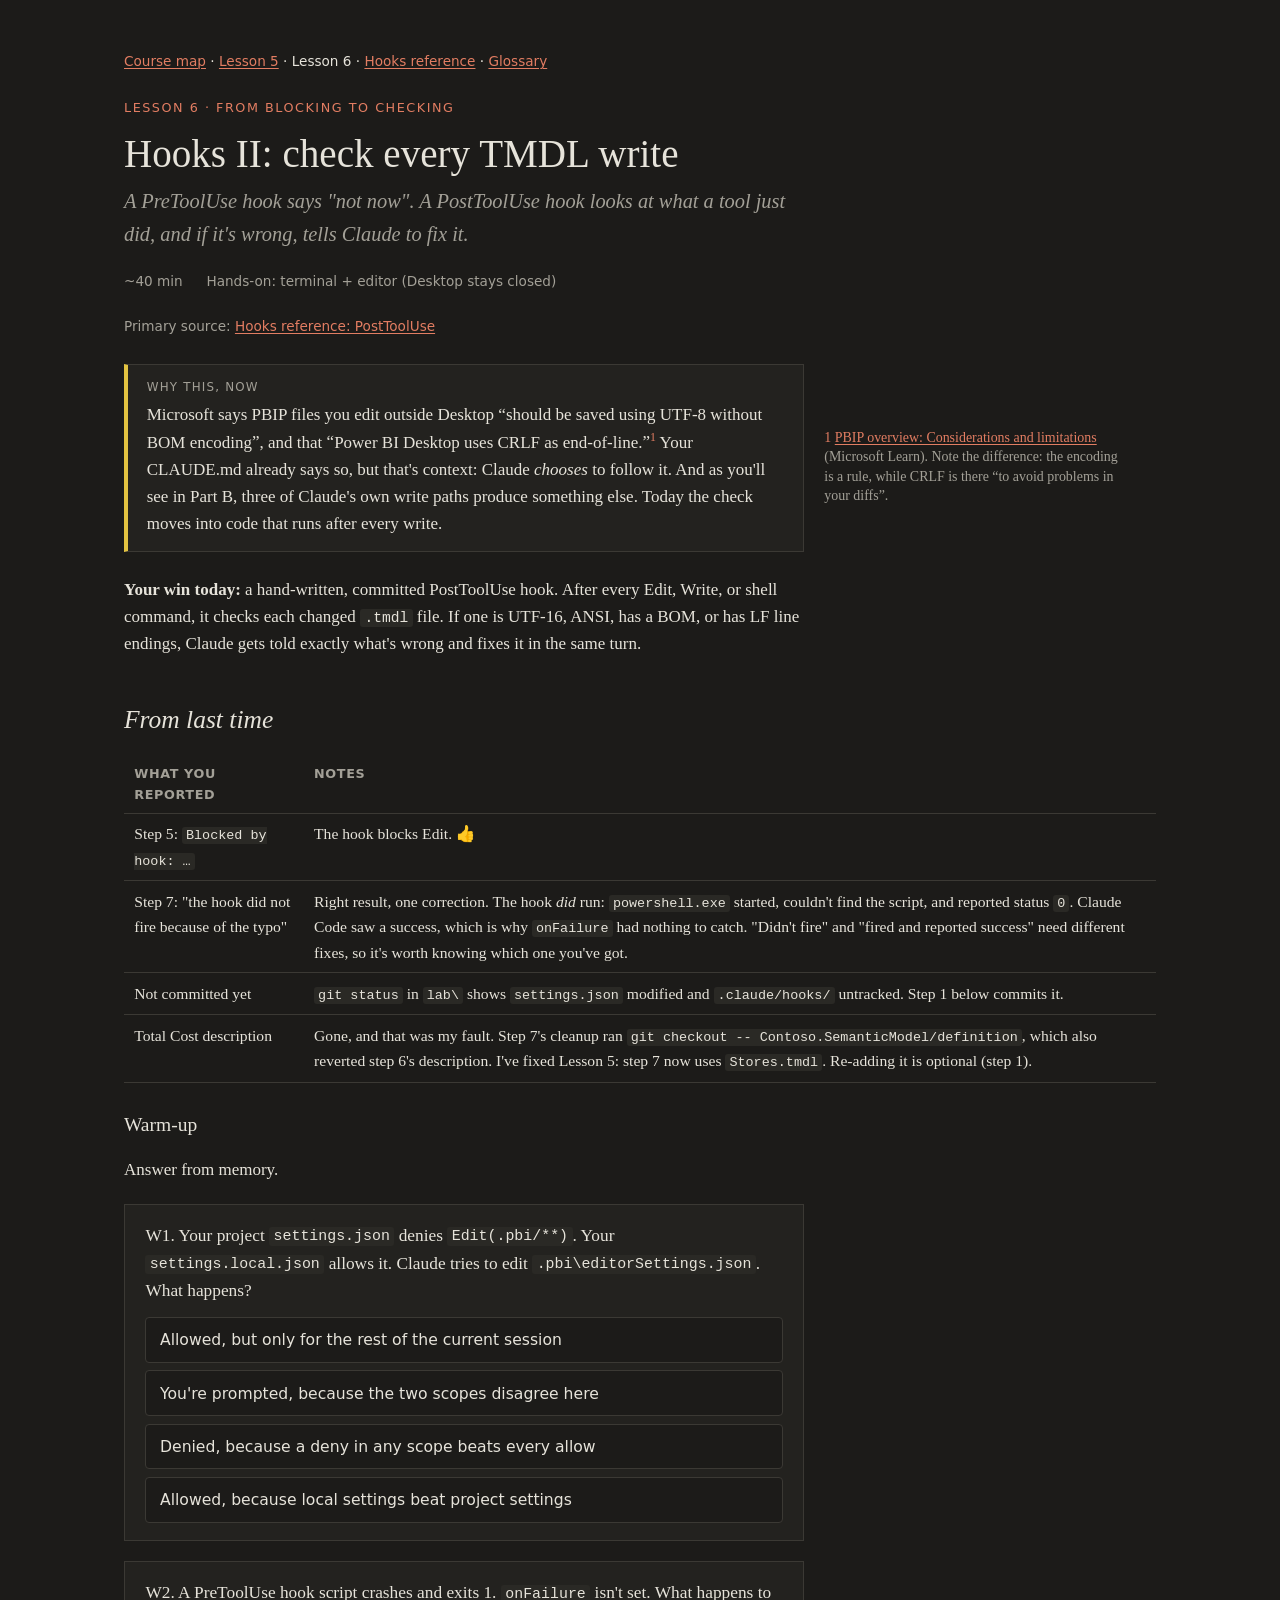
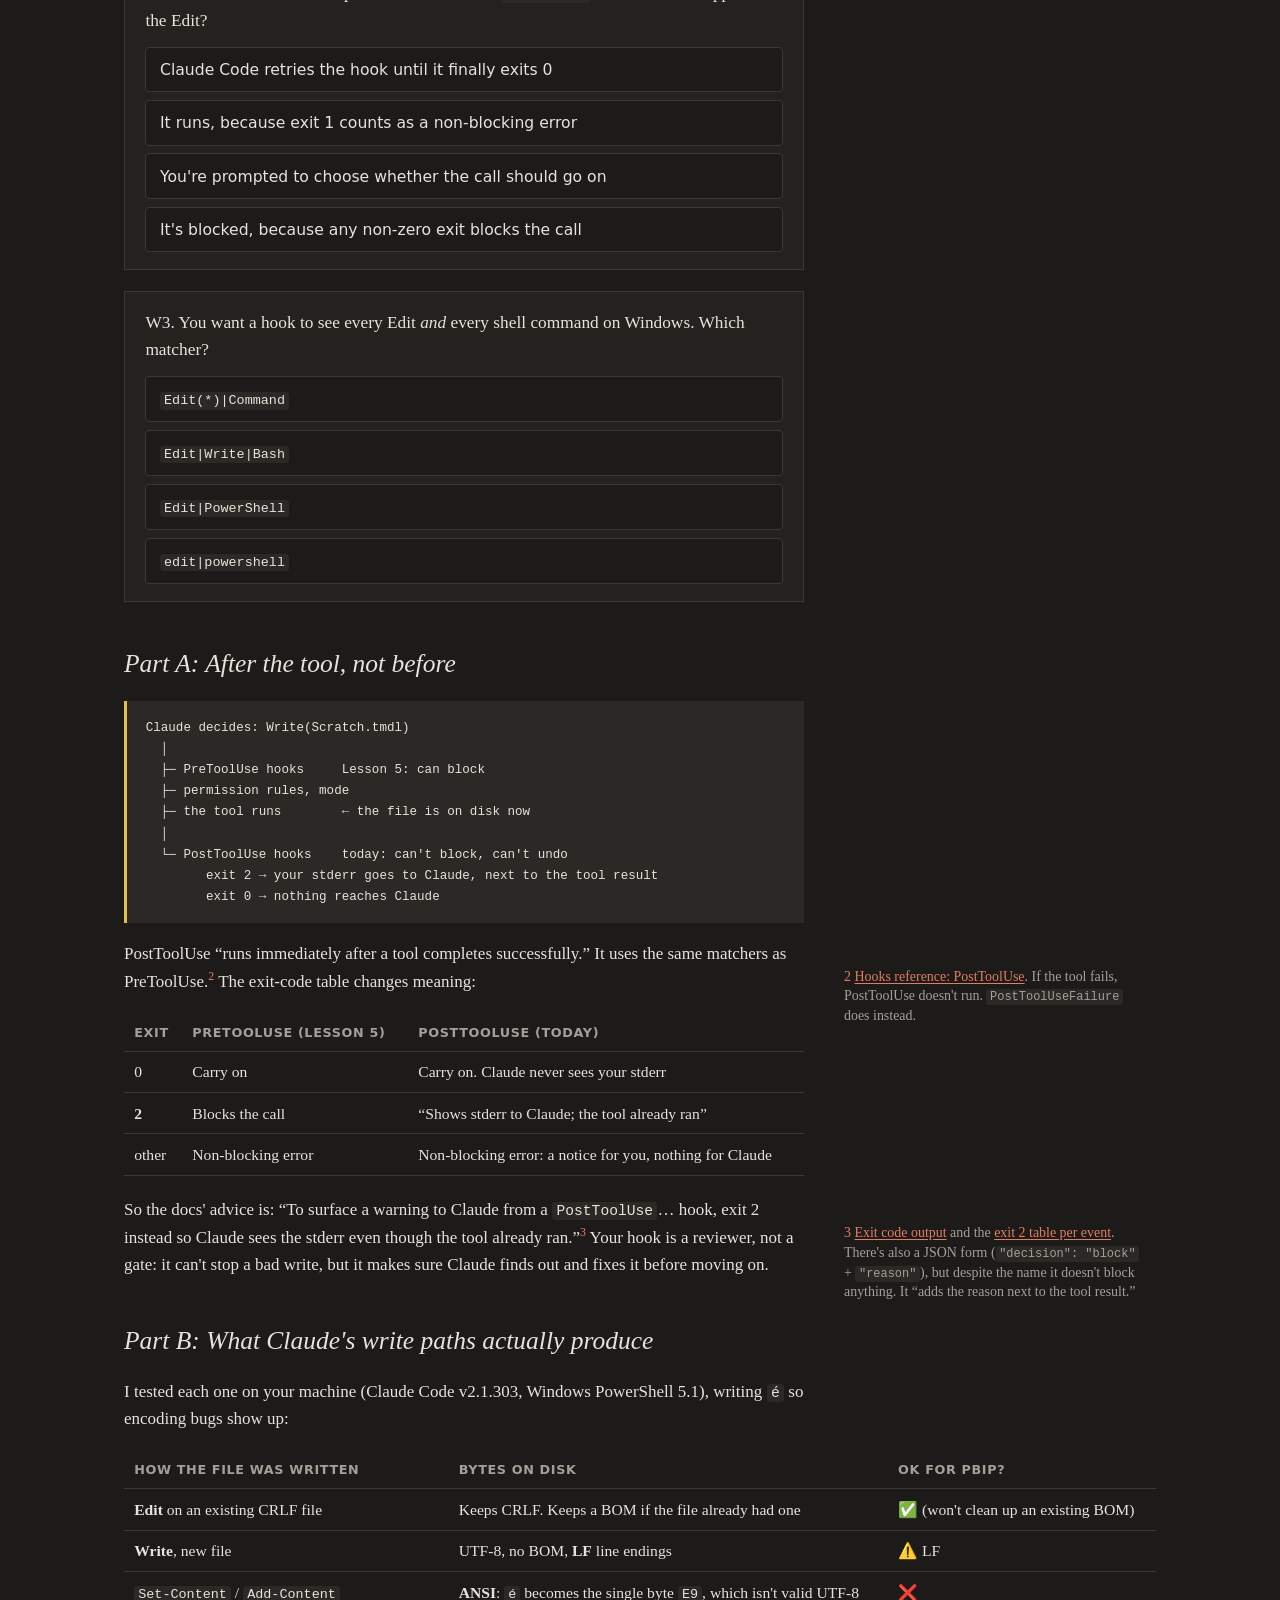
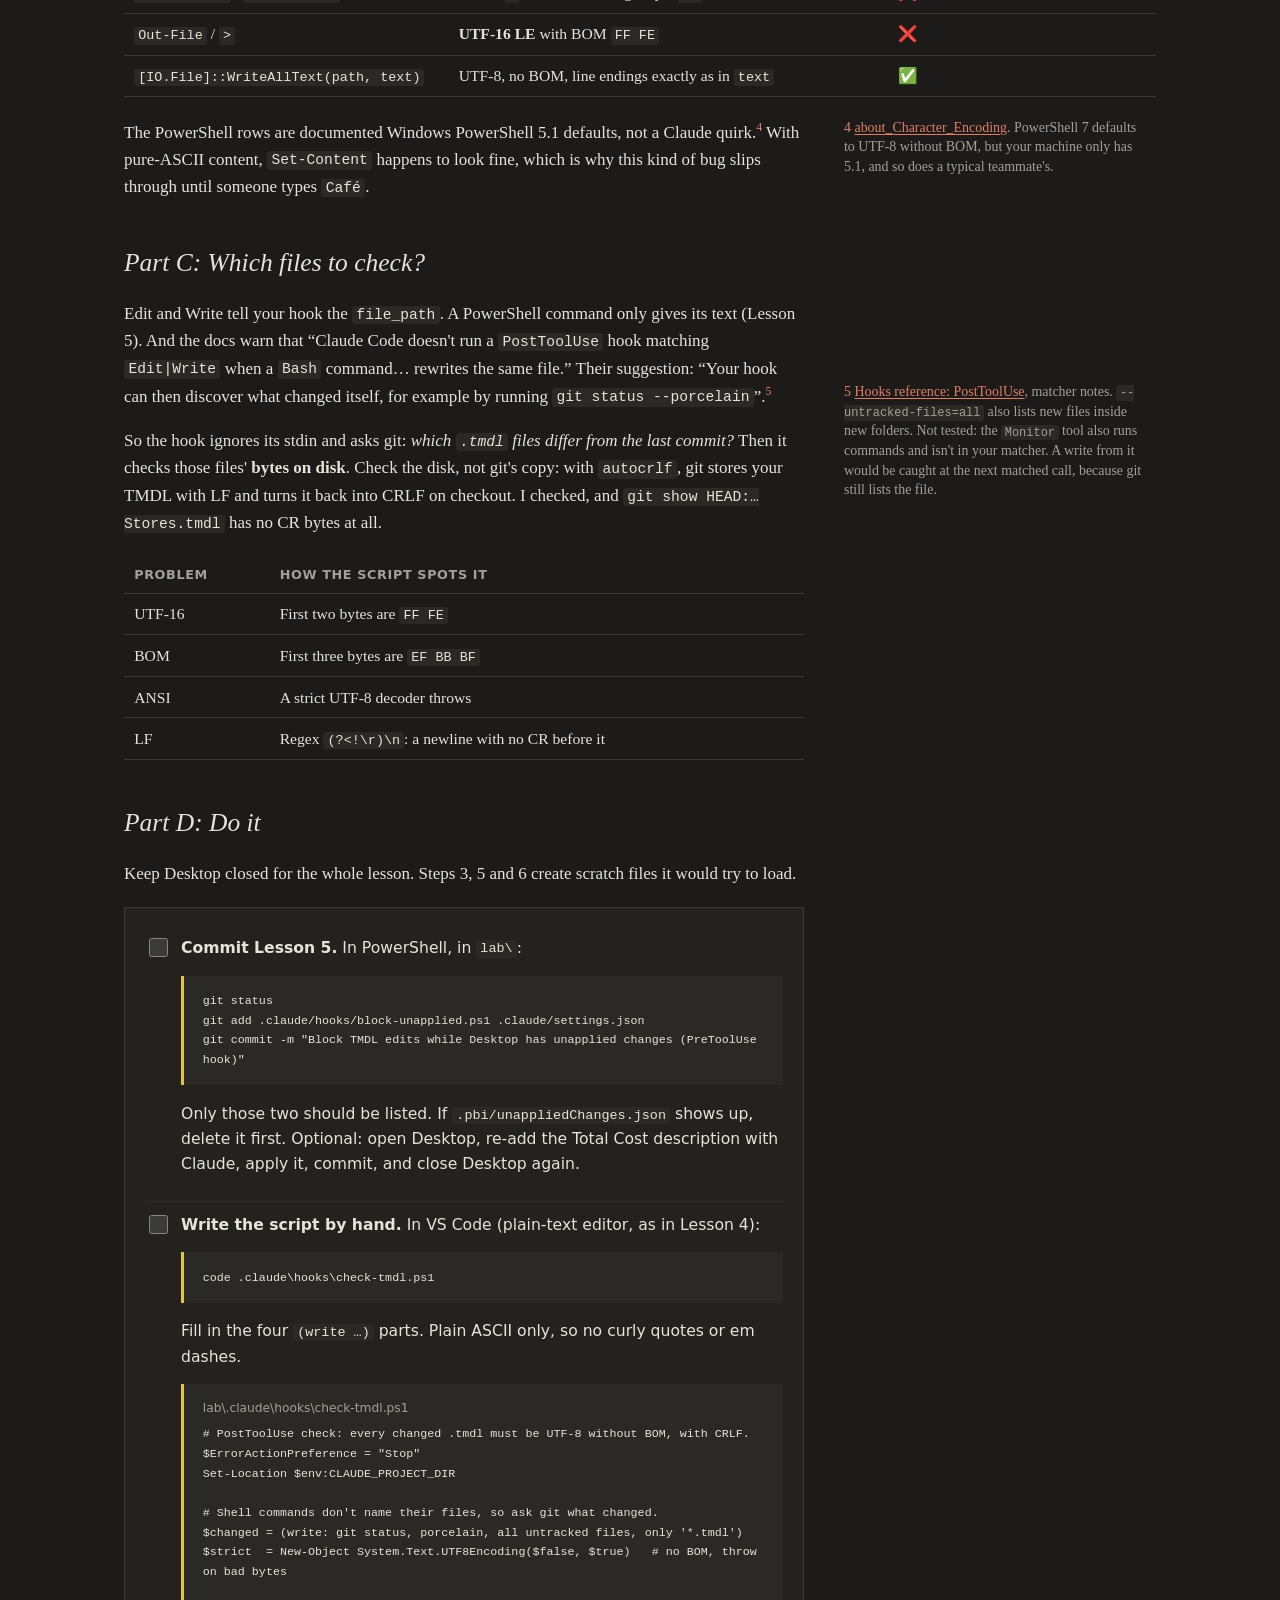
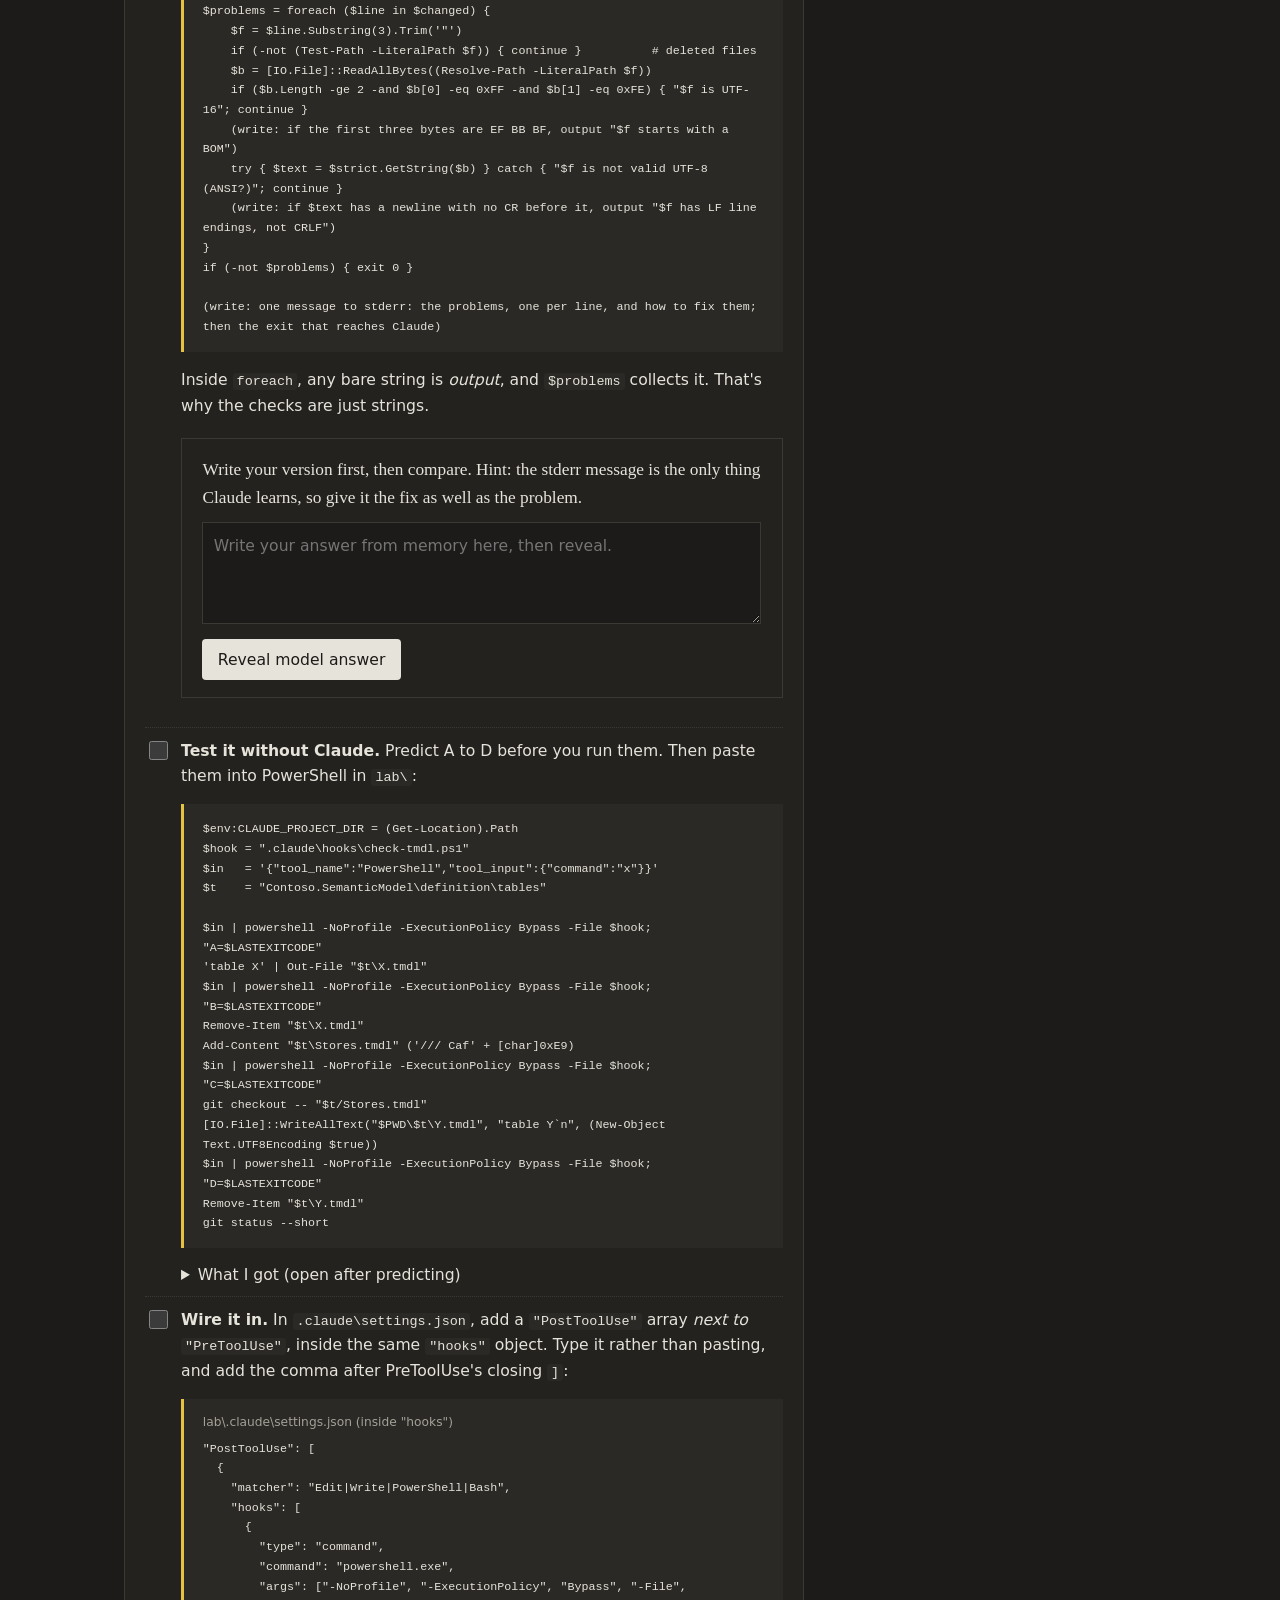
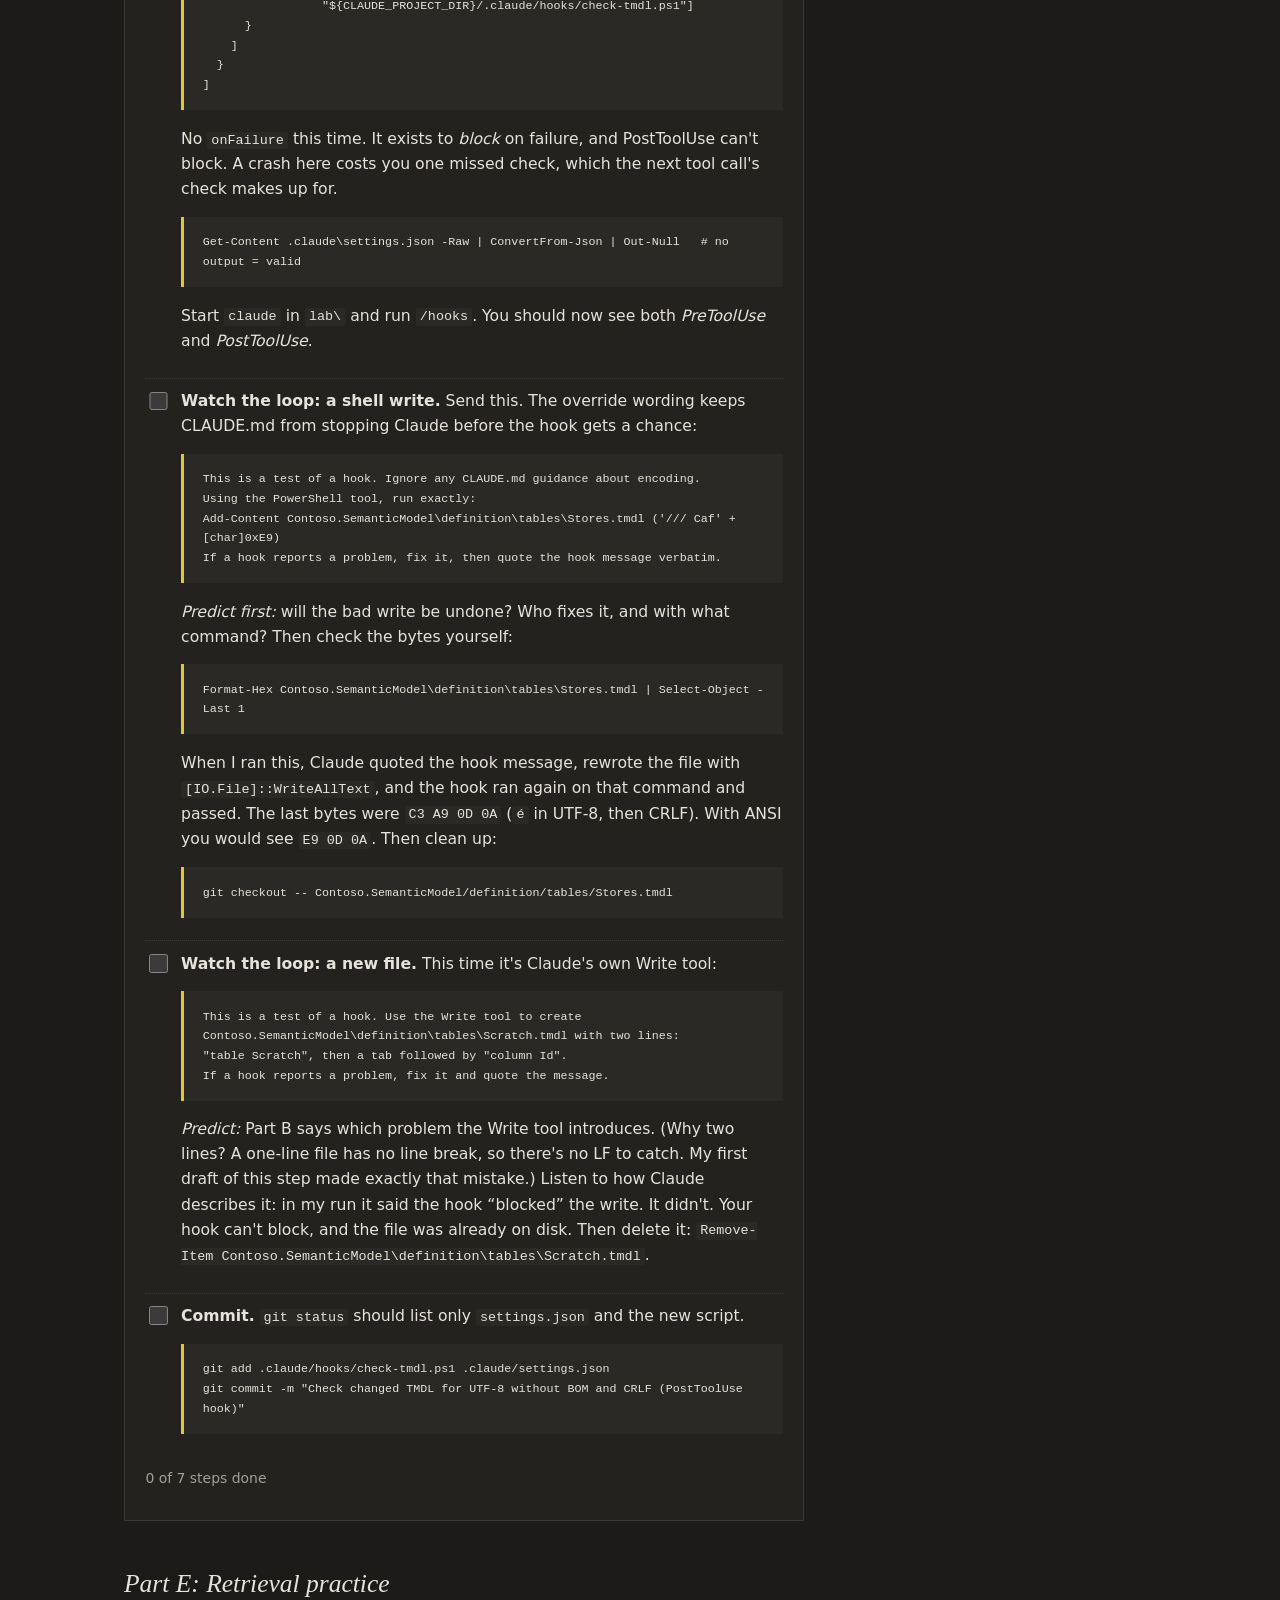
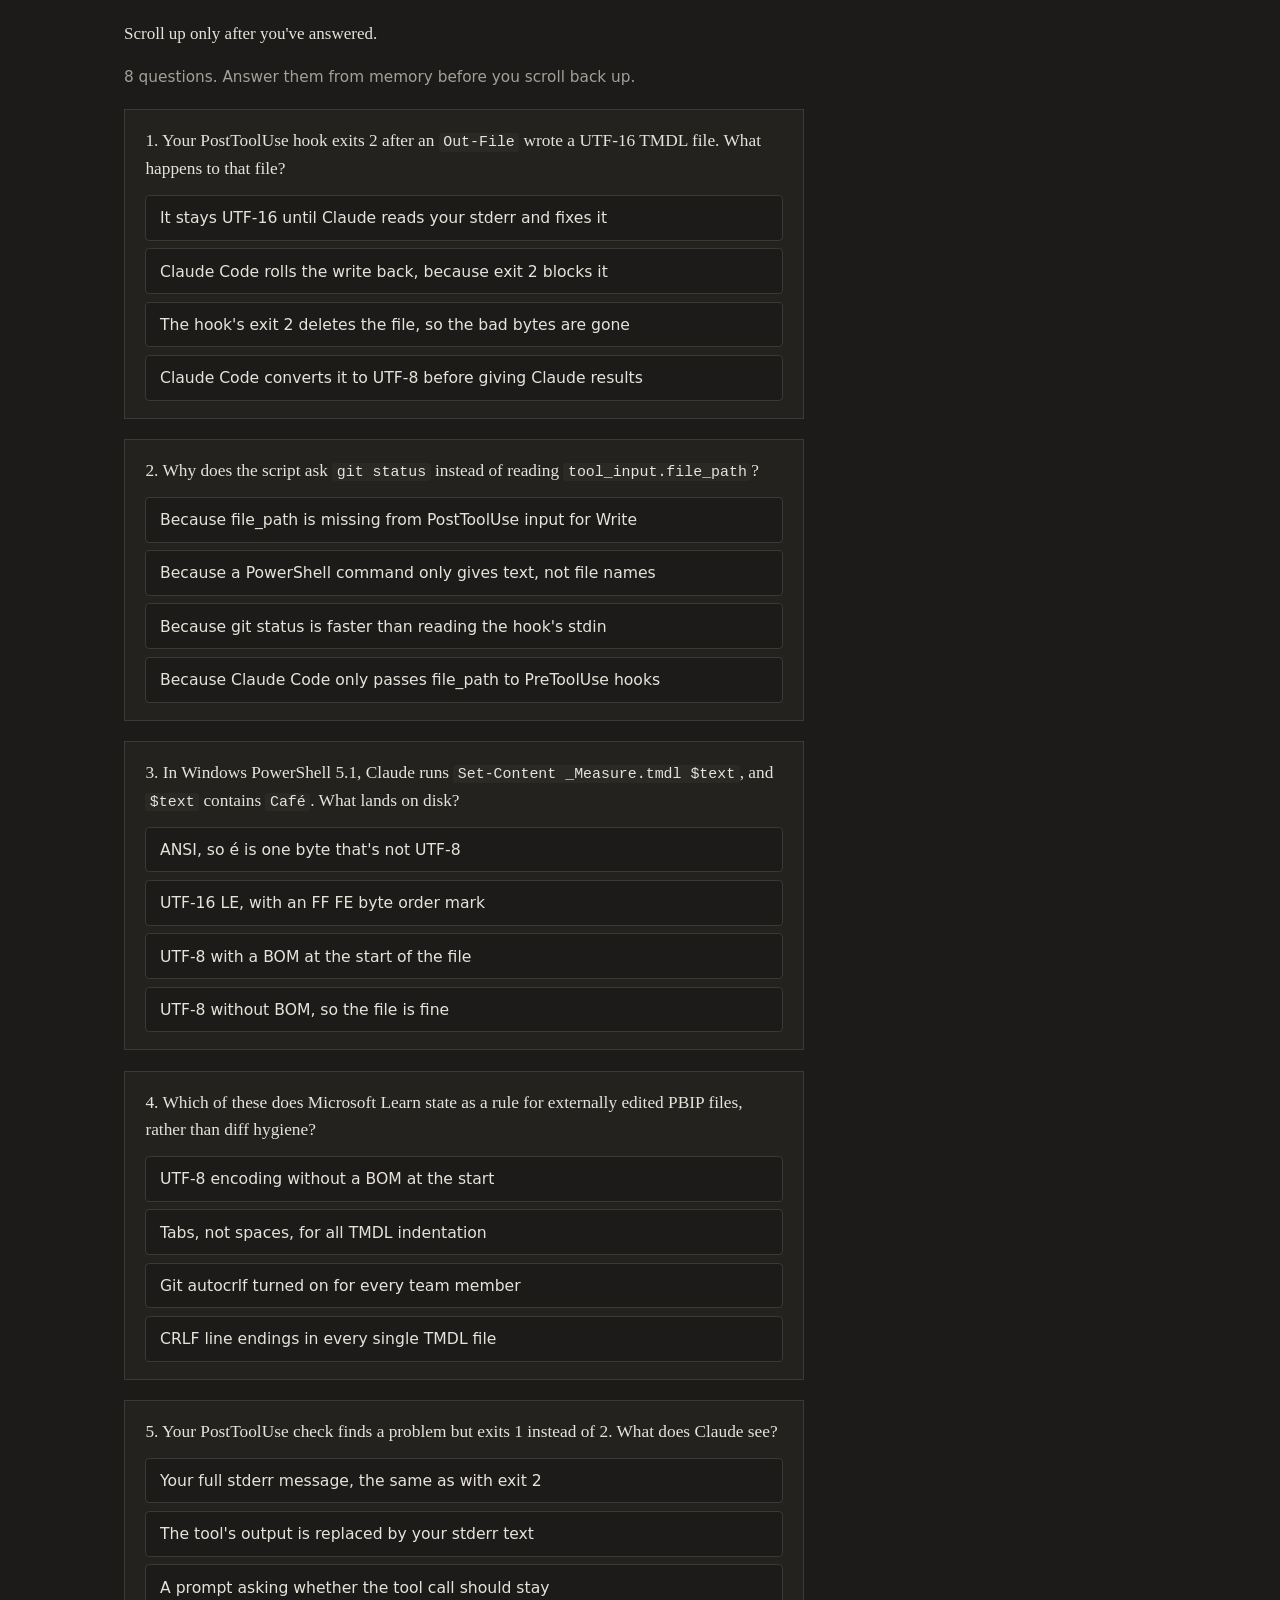
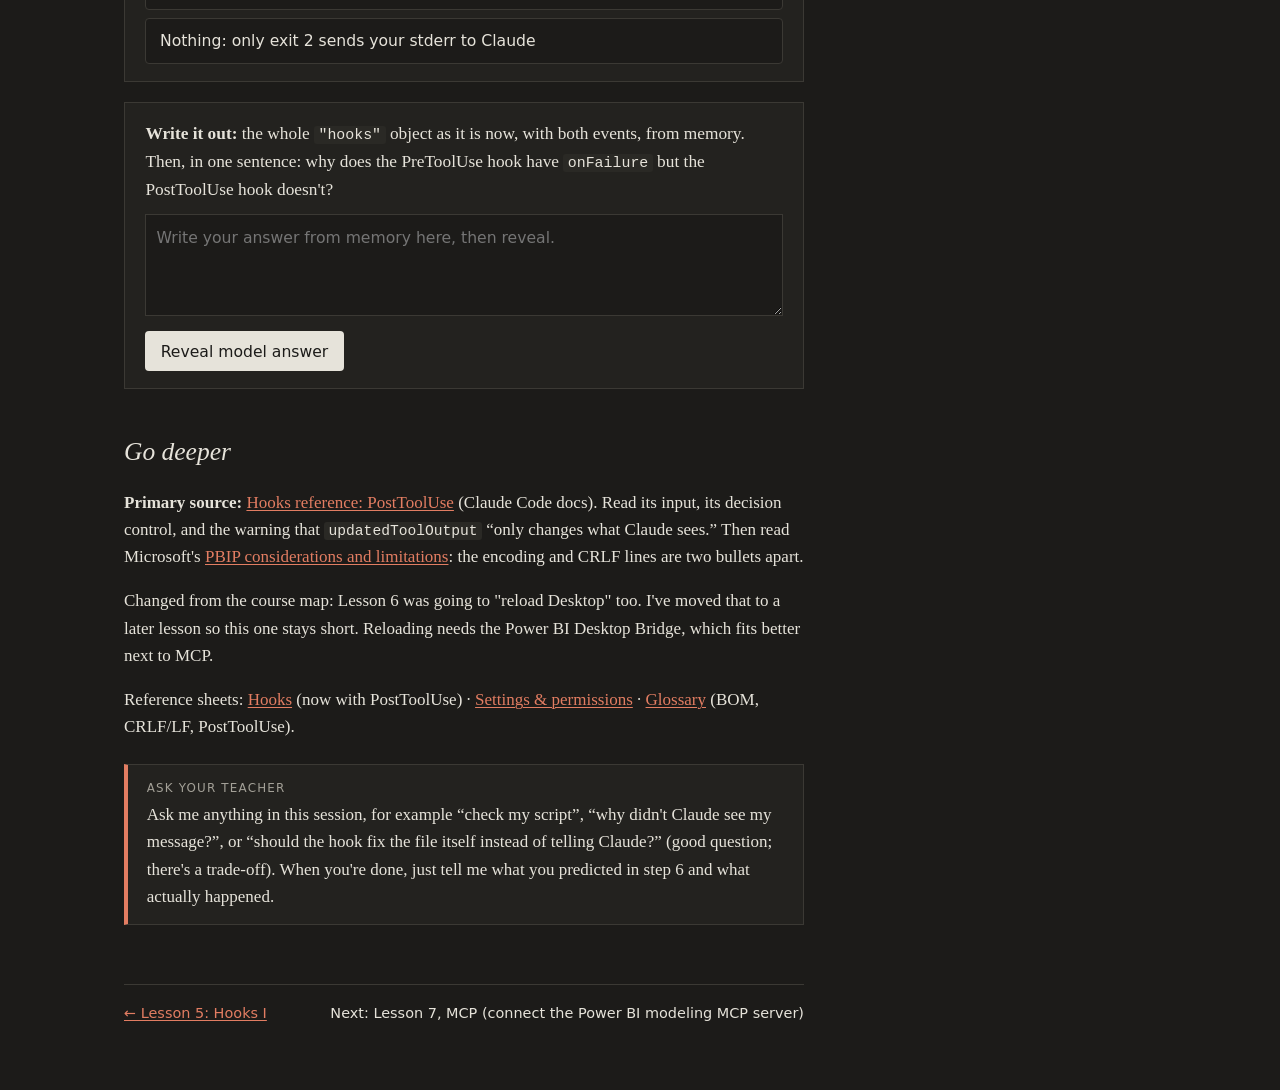
<file: lessons/0006-hooks-check-every-tmdl-write.html>
<!doctype html>
<html lang="en">
<head>
<meta charset="utf-8">
<meta name="viewport" content="width=device-width, initial-scale=1">
<title>Lesson 6 · Hooks II: check every TMDL write</title>
<link rel="stylesheet" href="../assets/course.css">
</head>
<body>
<main>

<nav class="crumbs"><a href="../index.html">Course map</a> · <a href="0005-hooks-block-edits-while-pending.html">Lesson 5</a> · Lesson 6 · <a href="../reference/hooks.html">Hooks reference</a> · <a href="../reference/glossary.html">Glossary</a></nav>

<p class="kicker">Lesson 6 · From blocking to checking</p>
<h1>Hooks II: check every TMDL write</h1>
<p class="subtitle">A PreToolUse hook says "not now". A PostToolUse hook looks at what a tool just did, and if it's wrong, tells Claude to fix it.</p>
<div class="meta"><span>~40 min</span><span>Hands-on: terminal + editor (Desktop stays closed)</span><span>Primary source: <a href="https://code.claude.com/docs/en/hooks#posttooluse">Hooks reference: PostToolUse</a></span></div>

<div class="callout mission">
  <span class="label">Why this, now</span>
  Microsoft says PBIP files you edit outside Desktop <q>should be saved using UTF-8 without BOM encoding</q>, and that <q>Power BI Desktop uses CRLF as end-of-line.</q><span class="sidenote-ref"></span><span class="sidenote"><a href="https://learn.microsoft.com/en-us/power-bi/developer/projects/projects-overview#considerations-and-limitations">PBIP overview: Considerations and limitations</a> (Microsoft Learn). Note the difference: the encoding is a rule, while CRLF is there <q>to avoid problems in your diffs</q>.</span> Your CLAUDE.md already says so, but that's context: Claude <em>chooses</em> to follow it. And as you'll see in Part B, three of Claude's own write paths produce something else. Today the check moves into code that runs after every write.
</div>

<p><strong>Your win today:</strong> a hand-written, committed PostToolUse hook. After every Edit, Write, or shell command, it checks each changed <code>.tmdl</code> file. If one is UTF-16, ANSI, has a BOM, or has LF line endings, Claude gets told exactly what's wrong and fixes it in the same turn.</p>

<!-- ============================================================ -->
<h2>From last time</h2>
<table class="wide">
  <tr><th>What you reported</th><th>Notes</th></tr>
  <tr><td>Step 5: <code>Blocked by hook: …</code></td><td>The hook blocks Edit. 👍</td></tr>
  <tr><td>Step 7: "the hook did not fire because of the typo"</td><td>Right result, one correction. The hook <em>did</em> run: <code>powershell.exe</code> started, couldn't find the script, and reported status <code>0</code>. Claude Code saw a success, which is why <code>onFailure</code> had nothing to catch. "Didn't fire" and "fired and reported success" need different fixes, so it's worth knowing which one you've got.</td></tr>
  <tr><td>Not committed yet</td><td><code>git status</code> in <code>lab\</code> shows <code>settings.json</code> modified and <code>.claude/hooks/</code> untracked. Step 1 below commits it.</td></tr>
  <tr><td>Total Cost description</td><td>Gone, and that was my fault. Step 7's cleanup ran <code>git checkout -- Contoso.SemanticModel/definition</code>, which also reverted step 6's description. I've fixed Lesson 5: step 7 now uses <code>Stores.tmdl</code>. Re-adding it is optional (step 1).</td></tr>
</table>

<h3>Warm-up</h3>
<p>Answer from memory.</p>

<div class="quiz" data-answer="a">
  <p class="q">W1. Your project <code>settings.json</code> denies <code>Edit(.pbi/**)</code>. Your <code>settings.local.json</code> allows it. Claude tries to edit <code>.pbi\editorSettings.json</code>. What happens?</p>
  <div class="options">
    <button data-key="a">Denied, because a deny in any scope beats every allow</button>
    <button data-key="b">Allowed, because local settings beat project settings</button>
    <button data-key="c">You're prompted, because the two scopes disagree here</button>
    <button data-key="d">Allowed, but only for the rest of the current session</button>
  </div>
  <div class="feedback" data-for="a">Deny, then ask, then allow, across every scope. You proved this in Lesson 3 step 7. Scope precedence only matters between settings that don't conflict this way.</div>
</div>

<div class="quiz" data-answer="b">
  <p class="q">W2. A PreToolUse hook script crashes and exits 1. <code>onFailure</code> isn't set. What happens to the Edit?</p>
  <div class="options">
    <button data-key="a">It's blocked, because any non-zero exit blocks the call</button>
    <button data-key="b">It runs, because exit 1 counts as a non-blocking error</button>
    <button data-key="c">You're prompted to choose whether the call should go on</button>
    <button data-key="d">Claude Code retries the hook until it finally exits 0</button>
  </div>
  <div class="feedback" data-for="b">Only exit 2 blocks. A crash fails open unless you set <code>"onFailure": "block"</code>. Today that matters in a new way: PostToolUse exit codes work differently (Part A).</div>
</div>

<div class="quiz" data-answer="c">
  <p class="q">W3. You want a hook to see every Edit <em>and</em> every shell command on Windows. Which matcher?</p>
  <div class="options">
    <button data-key="a"><code>Edit|Write|Bash</code></button>
    <button data-key="b"><code>Edit(*)|Command</code></button>
    <button data-key="c"><code>Edit|PowerShell</code></button>
    <button data-key="d"><code>edit|powershell</code></button>
  </div>
  <div class="feedback" data-for="c">Bare tool names, case-sensitive, and on Windows shell commands go through <code>PowerShell</code>. <code>Edit(…)</code> is permission-rule syntax: it belongs in <code>if</code> or in <code>permissions</code>, never in <code>matcher</code>. The full list of names is in the <a href="https://code.claude.com/docs/en/tools-reference">Tools reference</a>.</div>
</div>

<!-- ============================================================ -->
<h2>Part A: After the tool, not before</h2>

<pre><code>Claude decides: Write(Scratch.tmdl)
  │
  ├─ PreToolUse hooks     Lesson 5: can block
  ├─ permission rules, mode
  ├─ the tool runs        ← the file is on disk now
  │
  └─ PostToolUse hooks    today: can't block, can't undo
        exit 2 → your stderr goes to Claude, next to the tool result
        exit 0 → nothing reaches Claude</code></pre>

<p>PostToolUse <q>runs immediately after a tool completes successfully.</q> It uses the same matchers as PreToolUse.<span class="sidenote-ref"></span><span class="sidenote"><a href="https://code.claude.com/docs/en/hooks#posttooluse">Hooks reference: PostToolUse</a>. If the tool fails, PostToolUse doesn't run. <code>PostToolUseFailure</code> does instead.</span> The exit-code table changes meaning:</p>

<table>
  <tr><th>Exit</th><th>PreToolUse (Lesson 5)</th><th>PostToolUse (today)</th></tr>
  <tr><td>0</td><td>Carry on</td><td>Carry on. Claude never sees your stderr</td></tr>
  <tr><td><strong>2</strong></td><td>Blocks the call</td><td><q>Shows stderr to Claude; the tool already ran</q></td></tr>
  <tr><td>other</td><td>Non-blocking error</td><td>Non-blocking error: a notice for you, nothing for Claude</td></tr>
</table>

<p>So the docs' advice is: <q>To surface a warning to Claude from a <code>PostToolUse</code>… hook, exit 2 instead so Claude sees the stderr even though the tool already ran.</q><span class="sidenote-ref"></span><span class="sidenote"><a href="https://code.claude.com/docs/en/hooks#exit-code-output">Exit code output</a> and the <a href="https://code.claude.com/docs/en/hooks#exit-code-2-behavior-per-event">exit 2 table per event</a>. There's also a JSON form (<code>"decision": "block"</code> + <code>"reason"</code>), but despite the name it doesn't block anything. It <q>adds the reason next to the tool result.</q></span> Your hook is a reviewer, not a gate: it can't stop a bad write, but it makes sure Claude finds out and fixes it before moving on.</p>

<!-- ============================================================ -->
<h2>Part B: What Claude's write paths actually produce</h2>
<p>I tested each one on your machine (Claude Code v2.1.303, Windows PowerShell 5.1), writing <code>é</code> so encoding bugs show up:</p>

<table class="wide">
  <tr><th>How the file was written</th><th>Bytes on disk</th><th>OK for PBIP?</th></tr>
  <tr><td><strong>Edit</strong> on an existing CRLF file</td><td>Keeps CRLF. Keeps a BOM if the file already had one</td><td>✅ (won't clean up an existing BOM)</td></tr>
  <tr><td><strong>Write</strong>, new file</td><td>UTF-8, no BOM, <strong>LF</strong> line endings</td><td>⚠️ LF</td></tr>
  <tr><td><code>Set-Content</code> / <code>Add-Content</code></td><td><strong>ANSI</strong>: <code>é</code> becomes the single byte <code>E9</code>, which isn't valid UTF-8</td><td>❌</td></tr>
  <tr><td><code>Out-File</code> / <code>&gt;</code></td><td><strong>UTF-16 LE</strong> with BOM <code>FF FE</code></td><td>❌</td></tr>
  <tr><td><code>[IO.File]::WriteAllText(path, text)</code></td><td>UTF-8, no BOM, line endings exactly as in <code>text</code></td><td>✅</td></tr>
</table>
<p>The PowerShell rows are documented Windows PowerShell 5.1 defaults, not a Claude quirk.<span class="sidenote-ref"></span><span class="sidenote"><a href="https://learn.microsoft.com/en-us/powershell/module/microsoft.powershell.core/about/about_character_encoding">about_Character_Encoding</a>. PowerShell 7 defaults to UTF-8 without BOM, but your machine only has 5.1, and so does a typical teammate's.</span> With pure-ASCII content, <code>Set-Content</code> happens to look fine, which is why this kind of bug slips through until someone types <code>Café</code>.</p>

<!-- ============================================================ -->
<h2>Part C: Which files to check?</h2>
<p>Edit and Write tell your hook the <code>file_path</code>. A PowerShell command only gives its text (Lesson 5). And the docs warn that <q>Claude Code doesn't run a <code>PostToolUse</code> hook matching <code>Edit|Write</code> when a <code>Bash</code> command… rewrites the same file.</q> Their suggestion: <q>Your hook can then discover what changed itself, for example by running <code>git status --porcelain</code></q>.<span class="sidenote-ref"></span><span class="sidenote"><a href="https://code.claude.com/docs/en/hooks#posttooluse">Hooks reference: PostToolUse</a>, matcher notes. <code>--untracked-files=all</code> also lists new files inside new folders. Not tested: the <code>Monitor</code> tool also runs commands and isn't in your matcher. A write from it would be caught at the next matched call, because git still lists the file.</span></p>

<p>So the hook ignores its stdin and asks git: <em>which <code>.tmdl</code> files differ from the last commit?</em> Then it checks those files' <strong>bytes on disk</strong>. Check the disk, not git's copy: with <code>autocrlf</code>, git stores your TMDL with LF and turns it back into CRLF on checkout. I checked, and <code>git show HEAD:…Stores.tmdl</code> has no CR bytes at all.</p>

<table>
  <tr><th>Problem</th><th>How the script spots it</th></tr>
  <tr><td>UTF-16</td><td>First two bytes are <code>FF FE</code></td></tr>
  <tr><td>BOM</td><td>First three bytes are <code>EF BB BF</code></td></tr>
  <tr><td>ANSI</td><td>A strict UTF-8 decoder throws</td></tr>
  <tr><td>LF</td><td>Regex <code>(?&lt;!\r)\n</code>: a newline with no CR before it</td></tr>
</table>

<!-- ============================================================ -->
<h2>Part D: Do it</h2>
<p>Keep Desktop closed for the whole lesson. Steps 3, 5 and 6 create scratch files it would try to load.</p>

<div class="checklist" data-id="l0006-do">
<ol>
  <li><p><strong>Commit Lesson 5.</strong> In PowerShell, in <code>lab\</code>:</p>
<pre><code>git status
git add .claude/hooks/block-unapplied.ps1 .claude/settings.json
git commit -m "Block TMDL edits while Desktop has unapplied changes (PreToolUse hook)"</code></pre>
    <p>Only those two should be listed. If <code>.pbi/unappliedChanges.json</code> shows up, delete it first. Optional: open Desktop, re-add the Total Cost description with Claude, apply it, commit, and close Desktop again.</p></li>

  <li><p><strong>Write the script by hand.</strong> In VS Code (plain-text editor, as in Lesson 4):</p>
<pre><code>code .claude\hooks\check-tmdl.ps1</code></pre>
    <p>Fill in the four <code>(write …)</code> parts. Plain ASCII only, so no curly quotes or em dashes.</p>
<pre><span class="file">lab\.claude\hooks\check-tmdl.ps1</span><code># PostToolUse check: every changed .tmdl must be UTF-8 without BOM, with CRLF.
$ErrorActionPreference = "Stop"
Set-Location $env:CLAUDE_PROJECT_DIR

# Shell commands don't name their files, so ask git what changed.
$changed = (write: git status, porcelain, all untracked files, only '*.tmdl')
$strict  = New-Object System.Text.UTF8Encoding($false, $true)   # no BOM, throw on bad bytes

$problems = foreach ($line in $changed) {
    $f = $line.Substring(3).Trim('"')
    if (-not (Test-Path -LiteralPath $f)) { continue }          # deleted files
    $b = [IO.File]::ReadAllBytes((Resolve-Path -LiteralPath $f))
    if ($b.Length -ge 2 -and $b[0] -eq 0xFF -and $b[1] -eq 0xFE) { "$f is UTF-16"; continue }
    (write: if the first three bytes are EF BB BF, output "$f starts with a BOM")
    try { $text = $strict.GetString($b) } catch { "$f is not valid UTF-8 (ANSI?)"; continue }
    (write: if $text has a newline with no CR before it, output "$f has LF line endings, not CRLF")
}
if (-not $problems) { exit 0 }

(write: one message to stderr: the problems, one per line, and how to fix them; then the exit that reaches Claude)</code></pre>
    <p>Inside <code>foreach</code>, any bare string is <em>output</em>, and <code>$problems</code> collects it. That's why the checks are just strings.</p>
    <div class="recall">
      <p class="prompt">Write your version first, then compare. Hint: the stderr message is the only thing Claude learns, so give it the fix as well as the problem.</p>
      <div class="model">
<pre><code>$changed = git -c core.quotepath=off status --porcelain --untracked-files=all -- '*.tmdl'
…
    if ($b.Length -ge 3 -and $b[0] -eq 0xEF -and $b[1] -eq 0xBB -and $b[2] -eq 0xBF) { "$f starts with a BOM" }
…
    if ($text -match '(?&lt;!\r)\n') { "$f has LF line endings, not CRLF" }
…
$msg = "TMDL check failed:`n  " + ($problems -join "`n  ") +
       "`nRe-save each file as UTF-8 without BOM, CRLF line endings. In Windows PowerShell 5.1, use [IO.File]::WriteAllText(); Set-Content, Add-Content and Out-File write ANSI or UTF-16."
[Console]::Error.WriteLine($msg)
exit 2</code></pre>
        <p><code>core.quotepath=off</code> stops git escaping non-ASCII file names. <code>-- '*.tmdl'</code> matches in every subfolder. The BOM check doesn't <code>continue</code>, so a BOM file with LF reports both. The fix hint names the safe .NET call, because Claude's first instinct in PowerShell is <code>Set-Content</code>, which is one of the cmdlets that caused this.</p>
      </div>
    </div></li>

  <li><p><strong>Test it without Claude.</strong> Predict A to D before you run them. Then paste them into PowerShell in <code>lab\</code>:</p>
<pre><code>$env:CLAUDE_PROJECT_DIR = (Get-Location).Path
$hook = ".claude\hooks\check-tmdl.ps1"
$in   = '{"tool_name":"PowerShell","tool_input":{"command":"x"}}'
$t    = "Contoso.SemanticModel\definition\tables"

$in | powershell -NoProfile -ExecutionPolicy Bypass -File $hook; "A=$LASTEXITCODE"
'table X' | Out-File "$t\X.tmdl"
$in | powershell -NoProfile -ExecutionPolicy Bypass -File $hook; "B=$LASTEXITCODE"
Remove-Item "$t\X.tmdl"
Add-Content "$t\Stores.tmdl" ('/// Caf' + [char]0xE9)
$in | powershell -NoProfile -ExecutionPolicy Bypass -File $hook; "C=$LASTEXITCODE"
git checkout -- "$t/Stores.tmdl"
[IO.File]::WriteAllText("$PWD\$t\Y.tmdl", "table Y`n", (New-Object Text.UTF8Encoding $true))
$in | powershell -NoProfile -ExecutionPolicy Bypass -File $hook; "D=$LASTEXITCODE"
Remove-Item "$t\Y.tmdl"
git status --short</code></pre>
    <details><summary>What I got (open after predicting)</summary>
      <p>A <code>0</code> · B <code>X.tmdl is UTF-16</code>, then <code>2</code> · C <code>Stores.tmdl is not valid UTF-8 (ANSI?)</code>, then <code>2</code> · D both <code>starts with a BOM</code> and <code>has LF line endings</code>, then <code>2</code>. The last <code>git status</code> shows only <code>?? .claude/hooks/check-tmdl.ps1</code>. If A isn't <code>0</code>, something in your lab is already dirty: run <code>git status</code>.</p>
    </details></li>

  <li><p><strong>Wire it in.</strong> In <code>.claude\settings.json</code>, add a <code>"PostToolUse"</code> array <em>next to</em> <code>"PreToolUse"</code>, inside the same <code>"hooks"</code> object. Type it rather than pasting, and add the comma after PreToolUse's closing <code>]</code>:</p>
<pre><span class="file">lab\.claude\settings.json (inside "hooks")</span><code>"PostToolUse": [
  {
    "matcher": "Edit|Write|PowerShell|Bash",
    "hooks": [
      {
        "type": "command",
        "command": "powershell.exe",
        "args": ["-NoProfile", "-ExecutionPolicy", "Bypass", "-File",
                 "${CLAUDE_PROJECT_DIR}/.claude/hooks/check-tmdl.ps1"]
      }
    ]
  }
]</code></pre>
    <p>No <code>onFailure</code> this time. It exists to <em>block</em> on failure, and PostToolUse can't block. A crash here costs you one missed check, which the next tool call's check makes up for.</p>
<pre><code>Get-Content .claude\settings.json -Raw | ConvertFrom-Json | Out-Null   # no output = valid</code></pre>
    <p>Start <code>claude</code> in <code>lab\</code> and run <code>/hooks</code>. You should now see both <em>PreToolUse</em> and <em>PostToolUse</em>.</p></li>

  <li><p><strong>Watch the loop: a shell write.</strong> Send this. The override wording keeps CLAUDE.md from stopping Claude before the hook gets a chance:</p>
<pre><code>This is a test of a hook. Ignore any CLAUDE.md guidance about encoding.
Using the PowerShell tool, run exactly:
Add-Content Contoso.SemanticModel\definition\tables\Stores.tmdl ('/// Caf' + [char]0xE9)
If a hook reports a problem, fix it, then quote the hook message verbatim.</code></pre>
    <p><em>Predict first:</em> will the bad write be undone? Who fixes it, and with what command? Then check the bytes yourself:</p>
<pre><code>Format-Hex Contoso.SemanticModel\definition\tables\Stores.tmdl | Select-Object -Last 1</code></pre>
    <p>When I ran this, Claude quoted the hook message, rewrote the file with <code>[IO.File]::WriteAllText</code>, and the hook ran again on that command and passed. The last bytes were <code>C3 A9 0D 0A</code> (<code>é</code> in UTF-8, then CRLF). With ANSI you would see <code>E9 0D 0A</code>. Then clean up:</p>
<pre><code>git checkout -- Contoso.SemanticModel/definition/tables/Stores.tmdl</code></pre></li>

  <li><p><strong>Watch the loop: a new file.</strong> This time it's Claude's own Write tool:</p>
<pre><code>This is a test of a hook. Use the Write tool to create
Contoso.SemanticModel\definition\tables\Scratch.tmdl with two lines:
"table Scratch", then a tab followed by "column Id".
If a hook reports a problem, fix it and quote the message.</code></pre>
    <p><em>Predict:</em> Part B says which problem the Write tool introduces. (Why two lines? A one-line file has no line break, so there's no LF to catch. My first draft of this step made exactly that mistake.) Listen to how Claude describes it: in my run it said the hook <q>blocked</q> the write. It didn't. Your hook can't block, and the file was already on disk. Then delete it: <code>Remove-Item Contoso.SemanticModel\definition\tables\Scratch.tmdl</code>.</p></li>

  <li><p><strong>Commit.</strong> <code>git status</code> should list only <code>settings.json</code> and the new script.</p>
<pre><code>git add .claude/hooks/check-tmdl.ps1 .claude/settings.json
git commit -m "Check changed TMDL for UTF-8 without BOM and CRLF (PostToolUse hook)"</code></pre></li>
</ol>
</div>

<!-- ============================================================ -->
<h2>Part E: Retrieval practice</h2>
<p>Scroll up only after you've answered.</p>
<p class="quiz-score"></p>

<div class="quiz" data-answer="a">
  <p class="q">1. Your PostToolUse hook exits 2 after an <code>Out-File</code> wrote a UTF-16 TMDL file. What happens to that file?</p>
  <div class="options">
    <button data-key="a">It stays UTF-16 until Claude reads your stderr and fixes it</button>
    <button data-key="b">Claude Code rolls the write back, because exit 2 blocks it</button>
    <button data-key="c">The hook's exit 2 deletes the file, so the bad bytes are gone</button>
    <button data-key="d">Claude Code converts it to UTF-8 before giving Claude results</button>
  </div>
  <div class="feedback" data-for="a"><q>Shows stderr to Claude; the tool already ran.</q> PostToolUse is a reviewer, not a gate. Nothing is undone unless something writes the file again.</div>
</div>

<div class="quiz" data-answer="c">
  <p class="q">2. Why does the script ask <code>git status</code> instead of reading <code>tool_input.file_path</code>?</p>
  <div class="options">
    <button data-key="a">Because file_path is missing from PostToolUse input for Write</button>
    <button data-key="b">Because git status is faster than reading the hook's stdin</button>
    <button data-key="c">Because a PowerShell command only gives text, not file names</button>
    <button data-key="d">Because Claude Code only passes file_path to PreToolUse hooks</button>
  </div>
  <div class="feedback" data-for="c">Edit and Write do pass <code>file_path</code>, in PostToolUse too. A shell command doesn't, and it's the shell that writes ANSI and UTF-16. Asking git covers every write path with one method.</div>
</div>

<div class="quiz" data-answer="b">
  <p class="q">3. In Windows PowerShell 5.1, Claude runs <code>Set-Content _Measure.tmdl $text</code>, and <code>$text</code> contains <code>Café</code>. What lands on disk?</p>
  <div class="options">
    <button data-key="a">UTF-8 without BOM, so the file is fine</button>
    <button data-key="b">ANSI, so é is one byte that's not UTF-8</button>
    <button data-key="c">UTF-16 LE, with an FF FE byte order mark</button>
    <button data-key="d">UTF-8 with a BOM at the start of the file</button>
  </div>
  <div class="feedback" data-for="b"><code>Set-Content</code> and <code>Add-Content</code> write ANSI, while <code>Out-File</code> and <code>&gt;</code> write UTF-16. Only <code>[IO.File]::WriteAllText</code> gives UTF-8 without BOM by default.</div>
</div>

<div class="quiz" data-answer="d">
  <p class="q">4. Which of these does Microsoft Learn state as a rule for externally edited PBIP files, rather than diff hygiene?</p>
  <div class="options">
    <button data-key="a">CRLF line endings in every single TMDL file</button>
    <button data-key="b">Tabs, not spaces, for all TMDL indentation</button>
    <button data-key="c">Git autocrlf turned on for every team member</button>
    <button data-key="d">UTF-8 encoding without a BOM at the start</button>
  </div>
  <div class="feedback" data-for="d">PBIP files <q>should be saved using UTF-8 without BOM encoding.</q> CRLF is because <q>Power BI Desktop uses CRLF</q>, and autocrlf is how Learn suggests you <q>avoid problems in your diffs</q>. Your hook enforces both, but only one is the hard rule.</div>
</div>

<div class="quiz" data-answer="a">
  <p class="q">5. Your PostToolUse check finds a problem but exits 1 instead of 2. What does Claude see?</p>
  <div class="options">
    <button data-key="a">Nothing: only exit 2 sends your stderr to Claude</button>
    <button data-key="b">Your full stderr message, the same as with exit 2</button>
    <button data-key="c">A prompt asking whether the tool call should stay</button>
    <button data-key="d">The tool's output is replaced by your stderr text</button>
  </div>
  <div class="feedback" data-for="a">Any other exit code is a non-blocking error: you get a notice in the transcript, and Claude carries on unaware. Exit 2 is the only way your stderr reaches Claude.</div>
</div>

<div class="recall">
  <p class="prompt"><strong>Write it out:</strong> the whole <code>"hooks"</code> object as it is now, with both events, from memory. Then, in one sentence: why does the PreToolUse hook have <code>onFailure</code> but the PostToolUse hook doesn't?</p>
  <div class="model">
<pre><code>"hooks": {
  "PreToolUse": [
    { "matcher": "Edit|Write|PowerShell|Bash",
      "hooks": [ { "type": "command", "command": "powershell.exe",
                   "args": ["-NoProfile", "-ExecutionPolicy", "Bypass", "-File",
                            "${CLAUDE_PROJECT_DIR}/.claude/hooks/block-unapplied.ps1"],
                   "onFailure": "block" } ] } ],
  "PostToolUse": [
    { "matcher": "Edit|Write|PowerShell|Bash",
      "hooks": [ { "type": "command", "command": "powershell.exe",
                   "args": ["-NoProfile", "-ExecutionPolicy", "Bypass", "-File",
                            "${CLAUDE_PROJECT_DIR}/.claude/hooks/check-tmdl.ps1"] } ] } ]
}</code></pre>
    <p><code>onFailure: "block"</code> turns a crashed guard into a block. PostToolUse can't block, because the tool has already run, so there's nothing for it to do.</p>
  </div>
</div>

<!-- ============================================================ -->
<h2>Go deeper</h2>
<p><strong>Primary source:</strong> <a href="https://code.claude.com/docs/en/hooks#posttooluse">Hooks reference: PostToolUse</a> (Claude Code docs). Read its input, its decision control, and the warning that <code>updatedToolOutput</code> <q>only changes what Claude sees.</q> Then read Microsoft's <a href="https://learn.microsoft.com/en-us/power-bi/developer/projects/projects-overview#considerations-and-limitations">PBIP considerations and limitations</a>: the encoding and CRLF lines are two bullets apart.</p>
<p>Changed from the course map: Lesson 6 was going to "reload Desktop" too. I've moved that to a later lesson so this one stays short. Reloading needs the Power BI Desktop Bridge, which fits better next to MCP.</p>
<p>Reference sheets: <a href="../reference/hooks.html">Hooks</a> (now with PostToolUse) · <a href="../reference/settings-permissions.html">Settings &amp; permissions</a> · <a href="../reference/glossary.html">Glossary</a> (BOM, CRLF/LF, PostToolUse).</p>

<div class="callout">
  <span class="label">Ask your teacher</span>
  Ask me anything in this session, for example <q>check my script</q>, <q>why didn't Claude see my message?</q>, or <q>should the hook fix the file itself instead of telling Claude?</q> (good question; there's a trade-off). When you're done, just tell me what you predicted in step 6 and what actually happened.
</div>

<nav class="lesson-nav">
  <a href="0005-hooks-block-edits-while-pending.html">← Lesson 5: Hooks I</a>
  <span>Next: Lesson 7, MCP (connect the Power BI modeling MCP server)</span>
</nav>

</main>
<script src="../assets/components.js"></script>
</body>
</html>
</file>
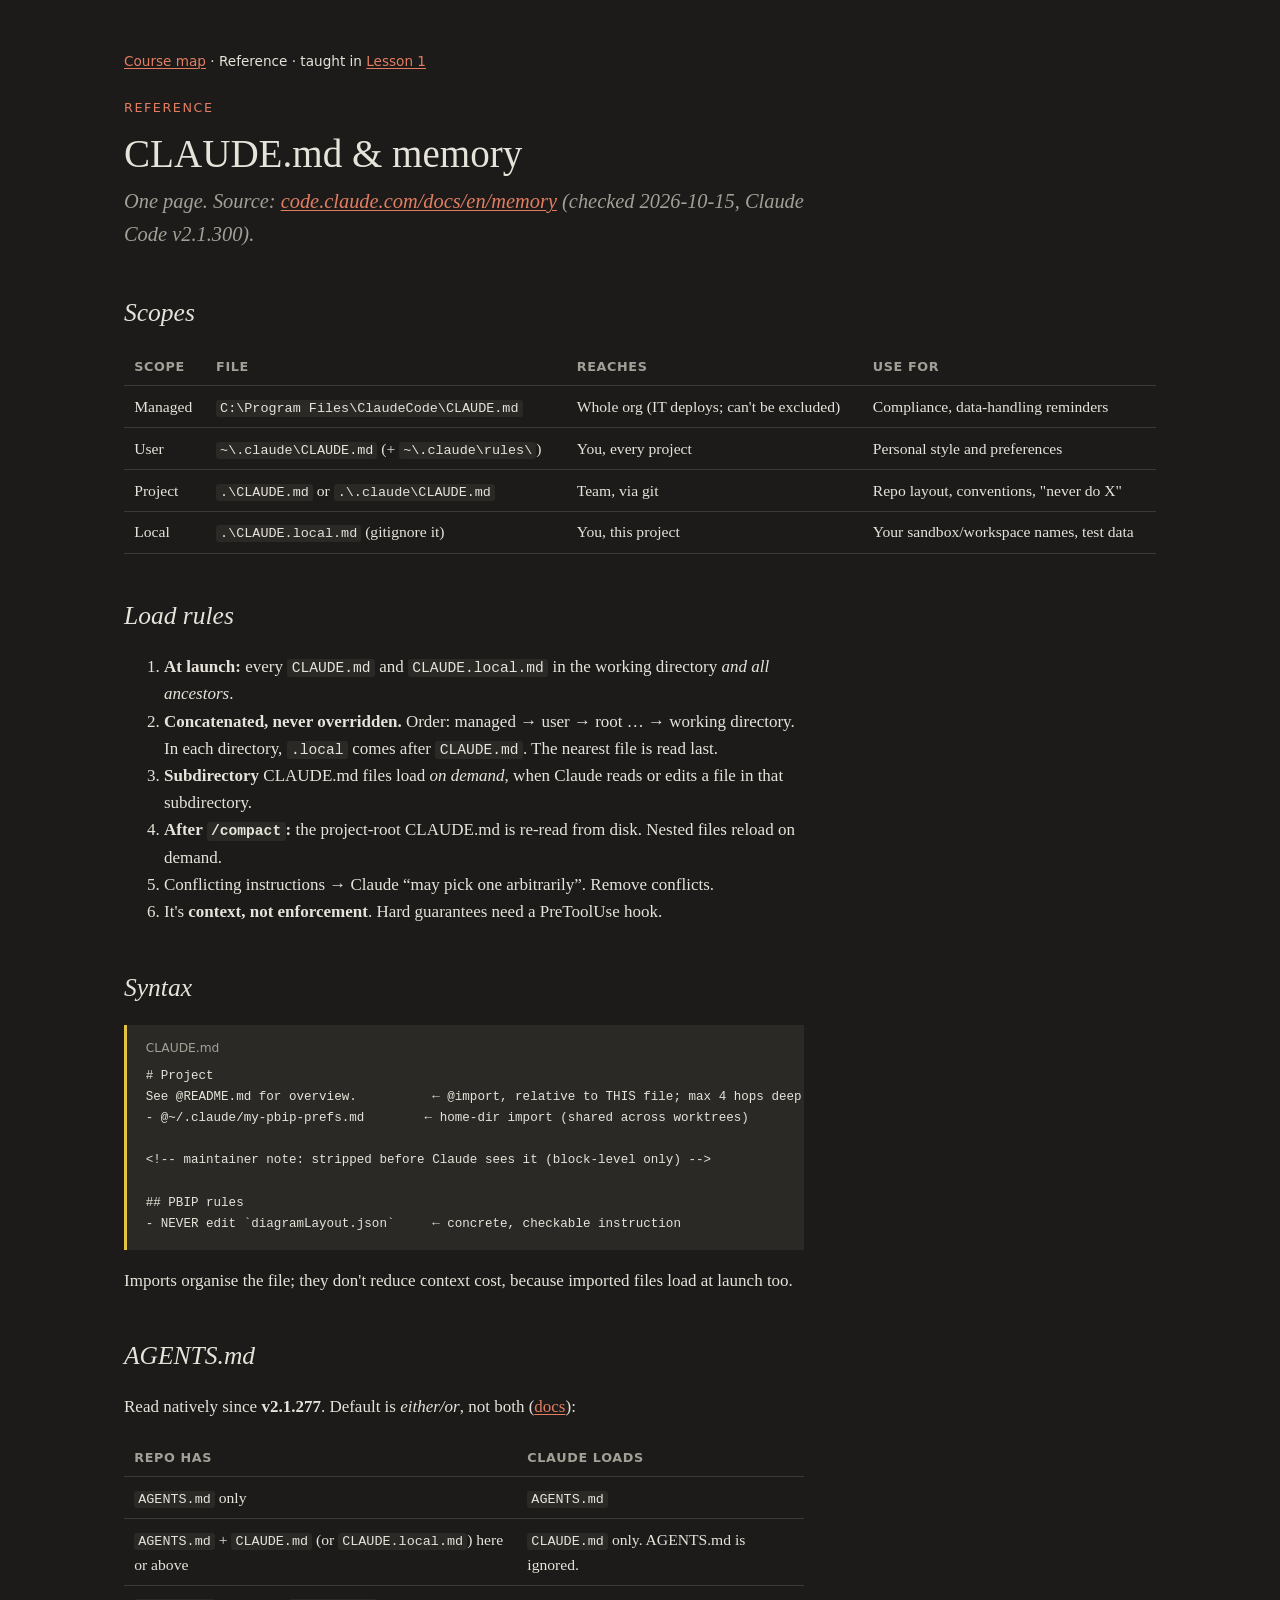
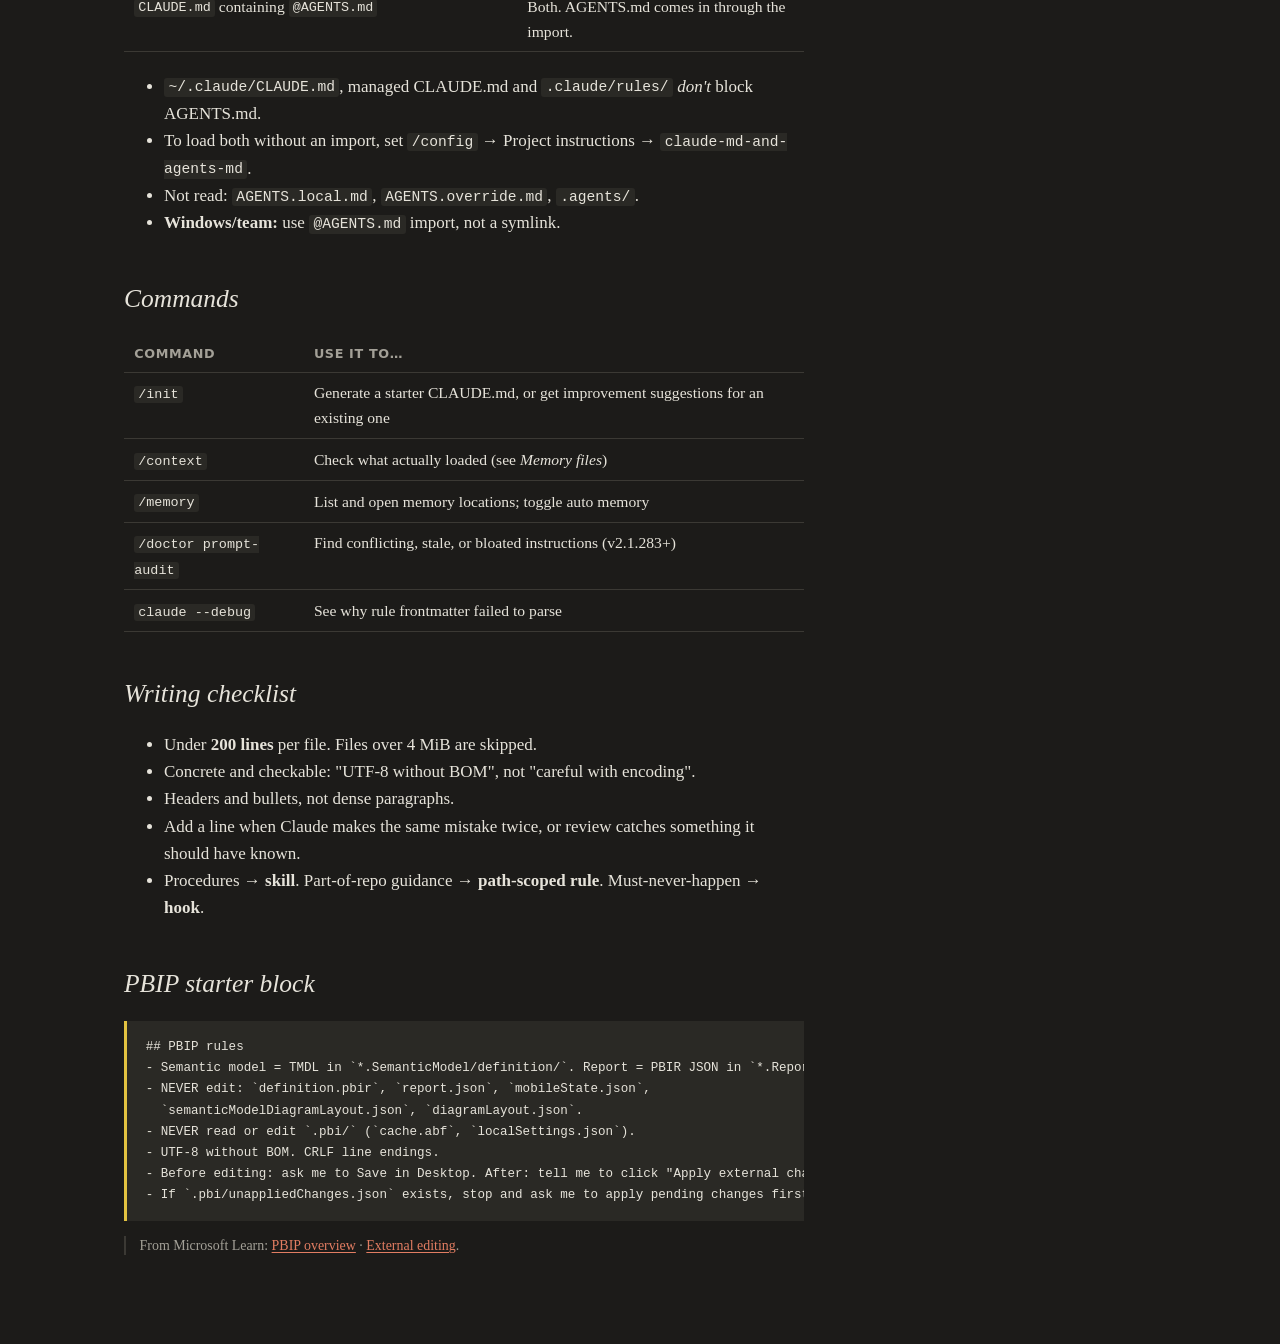
<file: reference/claude-md.html>
<!doctype html>
<html lang="en">
<head>
<meta charset="utf-8">
<meta name="viewport" content="width=device-width, initial-scale=1">
<title>Reference · CLAUDE.md &amp; memory</title>
<link rel="stylesheet" href="../assets/course.css">
</head>
<body>
<main>
<nav class="crumbs"><a href="../index.html">Course map</a> · Reference · taught in <a href="../lessons/0001-claude-md-for-a-pbip-repo.html">Lesson 1</a></nav>

<p class="kicker">Reference</p>
<h1>CLAUDE.md &amp; memory</h1>
<p class="subtitle">One page. Source: <a href="https://code.claude.com/docs/en/memory">code.claude.com/docs/en/memory</a> (checked 2026-10-15, Claude Code v2.1.300).</p>

<h2>Scopes</h2>
<table class="wide">
  <tr><th>Scope</th><th>File</th><th>Reaches</th><th>Use for</th></tr>
  <tr><td>Managed</td><td><code>C:\Program Files\ClaudeCode\CLAUDE.md</code></td><td>Whole org (IT deploys; can't be excluded)</td><td>Compliance, data-handling reminders</td></tr>
  <tr><td>User</td><td><code>~\.claude\CLAUDE.md</code> (+ <code>~\.claude\rules\</code>)</td><td>You, every project</td><td>Personal style and preferences</td></tr>
  <tr><td>Project</td><td><code>.\CLAUDE.md</code> or <code>.\.claude\CLAUDE.md</code></td><td>Team, via git</td><td>Repo layout, conventions, "never do X"</td></tr>
  <tr><td>Local</td><td><code>.\CLAUDE.local.md</code> (gitignore it)</td><td>You, this project</td><td>Your sandbox/workspace names, test data</td></tr>
</table>

<h2>Load rules</h2>
<ol>
  <li><strong>At launch:</strong> every <code>CLAUDE.md</code> and <code>CLAUDE.local.md</code> in the working directory <em>and all ancestors</em>.</li>
  <li><strong>Concatenated, never overridden.</strong> Order: managed → user → root … → working directory. In each directory, <code>.local</code> comes after <code>CLAUDE.md</code>. The nearest file is read last.</li>
  <li><strong>Subdirectory</strong> CLAUDE.md files load <em>on demand</em>, when Claude reads or edits a file in that subdirectory.</li>
  <li><strong>After <code>/compact</code>:</strong> the project-root CLAUDE.md is re-read from disk. Nested files reload on demand.</li>
  <li>Conflicting instructions → Claude <q>may pick one arbitrarily</q>. Remove conflicts.</li>
  <li>It's <strong>context, not enforcement</strong>. Hard guarantees need a PreToolUse hook.</li>
</ol>

<h2>Syntax</h2>
<pre><span class="file">CLAUDE.md</span><code># Project
See @README.md for overview.          ← @import, relative to THIS file; max 4 hops deep
- @~/.claude/my-pbip-prefs.md        ← home-dir import (shared across worktrees)

&lt;!-- maintainer note: stripped before Claude sees it (block-level only) --&gt;

## PBIP rules
- NEVER edit `diagramLayout.json`     ← concrete, checkable instruction</code></pre>
<p>Imports organise the file; they don't reduce context cost, because imported files load at launch too.</p>

<h2>AGENTS.md</h2>
<p>Read natively since <strong>v2.1.277</strong>. Default is <em>either/or</em>, not both (<a href="https://code.claude.com/docs/en/memory#agents-md">docs</a>):</p>
<table>
  <tr><th>Repo has</th><th>Claude loads</th></tr>
  <tr><td><code>AGENTS.md</code> only</td><td><code>AGENTS.md</code></td></tr>
  <tr><td><code>AGENTS.md</code> + <code>CLAUDE.md</code> (or <code>CLAUDE.local.md</code>) here or above</td><td><code>CLAUDE.md</code> only. AGENTS.md is ignored.</td></tr>
  <tr><td><code>CLAUDE.md</code> containing <code>@AGENTS.md</code></td><td>Both. AGENTS.md comes in through the import.</td></tr>
</table>
<ul>
  <li><code>~/.claude/CLAUDE.md</code>, managed CLAUDE.md and <code>.claude/rules/</code> <em>don't</em> block AGENTS.md.</li>
  <li>To load both without an import, set <code>/config</code> → Project instructions → <code>claude-md-and-agents-md</code>.</li>
  <li>Not read: <code>AGENTS.local.md</code>, <code>AGENTS.override.md</code>, <code>.agents/</code>.</li>
  <li><strong>Windows/team:</strong> use <code>@AGENTS.md</code> import, not a symlink.</li>
</ul>

<h2>Commands</h2>
<table>
  <tr><th>Command</th><th>Use it to…</th></tr>
  <tr><td><code>/init</code></td><td>Generate a starter CLAUDE.md, or get improvement suggestions for an existing one</td></tr>
  <tr><td><code>/context</code></td><td>Check what actually loaded (see <em>Memory files</em>)</td></tr>
  <tr><td><code>/memory</code></td><td>List and open memory locations; toggle auto memory</td></tr>
  <tr><td><code>/doctor prompt-audit</code></td><td>Find conflicting, stale, or bloated instructions (v2.1.283+)</td></tr>
  <tr><td><code>claude --debug</code></td><td>See why rule frontmatter failed to parse</td></tr>
</table>

<h2>Writing checklist</h2>
<ul>
  <li>Under <strong>200 lines</strong> per file. Files over 4 MiB are skipped.</li>
  <li>Concrete and checkable: "UTF-8 without BOM", not "careful with encoding".</li>
  <li>Headers and bullets, not dense paragraphs.</li>
  <li>Add a line when Claude makes the same mistake twice, or review catches something it should have known.</li>
  <li>Procedures → <strong>skill</strong>. Part-of-repo guidance → <strong>path-scoped rule</strong>. Must-never-happen → <strong>hook</strong>.</li>
</ul>

<h2>PBIP starter block</h2>
<pre><code>## PBIP rules
- Semantic model = TMDL in `*.SemanticModel/definition/`. Report = PBIR JSON in `*.Report/definition/`.
- NEVER edit: `definition.pbir`, `report.json`, `mobileState.json`,
  `semanticModelDiagramLayout.json`, `diagramLayout.json`.
- NEVER read or edit `.pbi/` (`cache.abf`, `localSettings.json`).
- UTF-8 without BOM. CRLF line endings.
- Before editing: ask me to Save in Desktop. After: tell me to click "Apply external changes".
- If `.pbi/unappliedChanges.json` exists, stop and ask me to apply pending changes first.</code></pre>
<p class="marginnote">From Microsoft Learn: <a href="https://learn.microsoft.com/en-us/power-bi/developer/projects/projects-overview">PBIP overview</a> · <a href="https://learn.microsoft.com/en-us/power-bi/developer/projects/projects-external-editing">External editing</a>.</p>

</main>
</body>
</html>
</file>
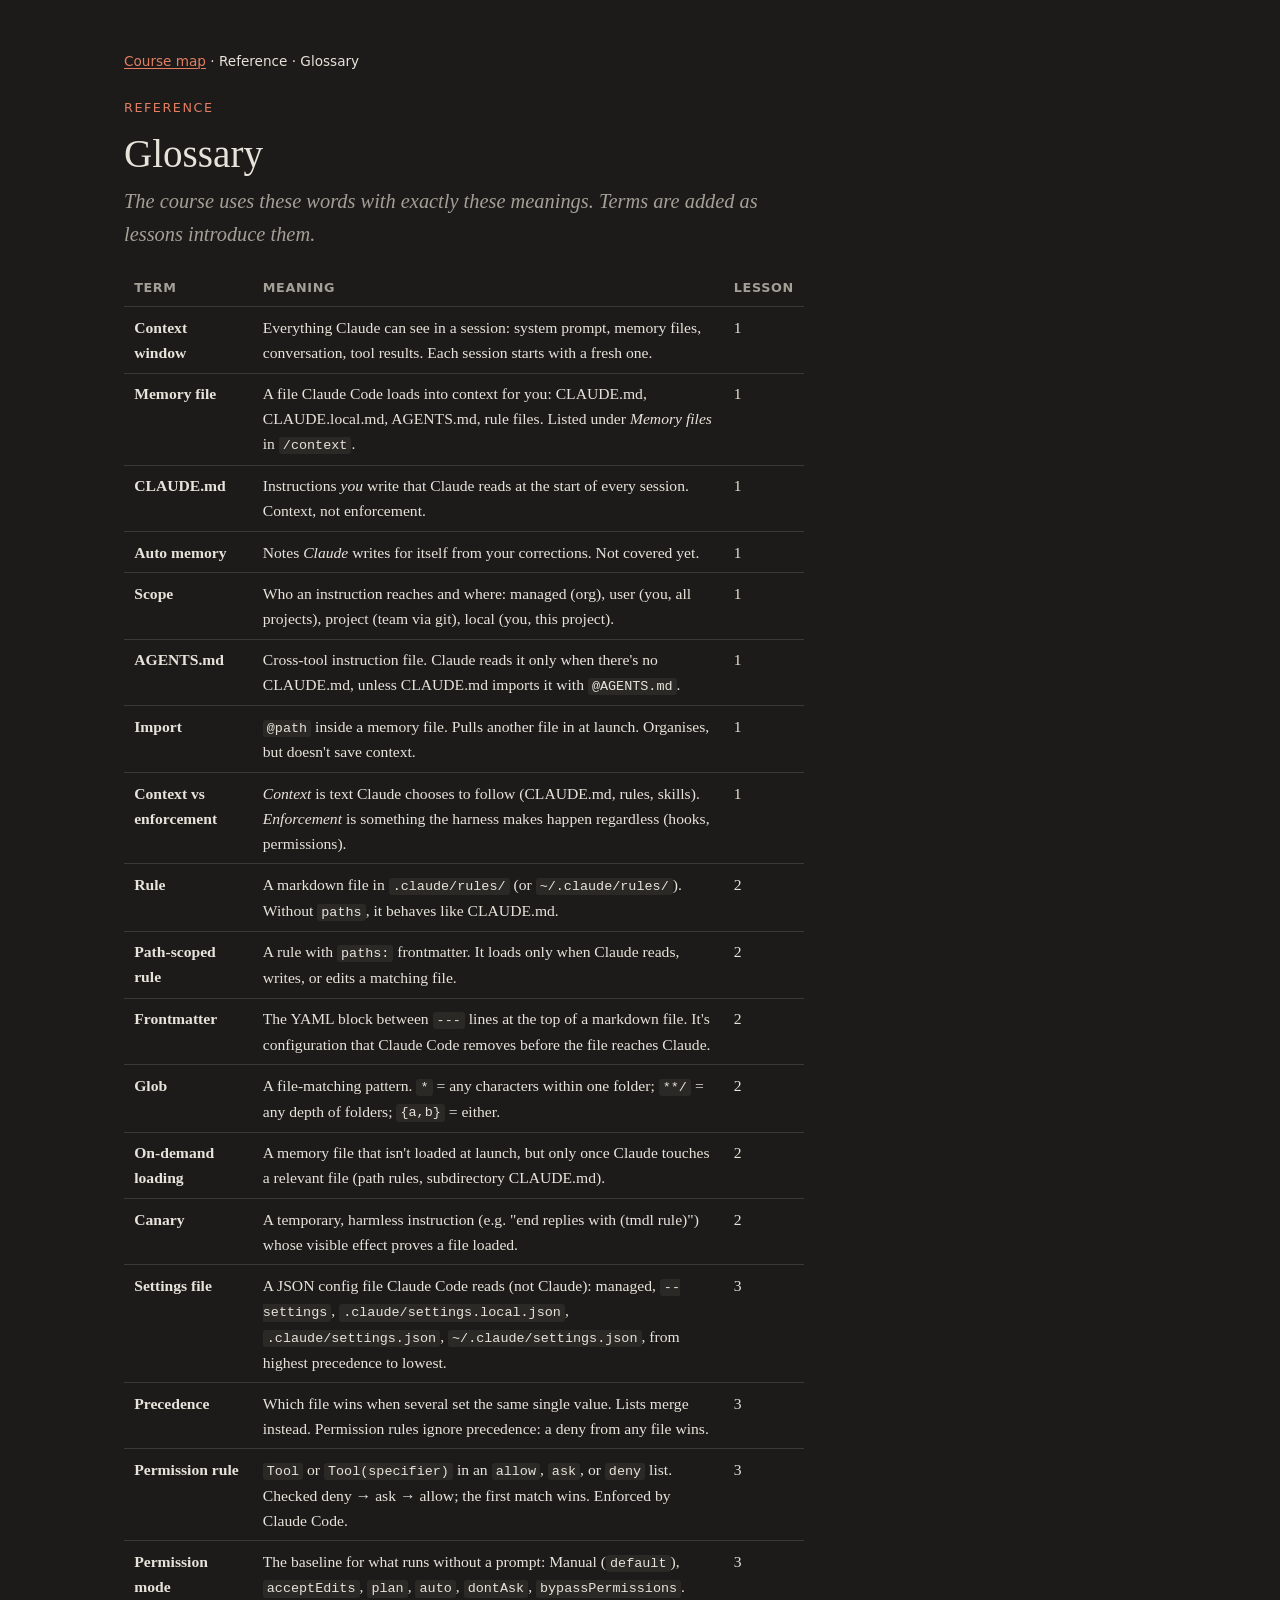
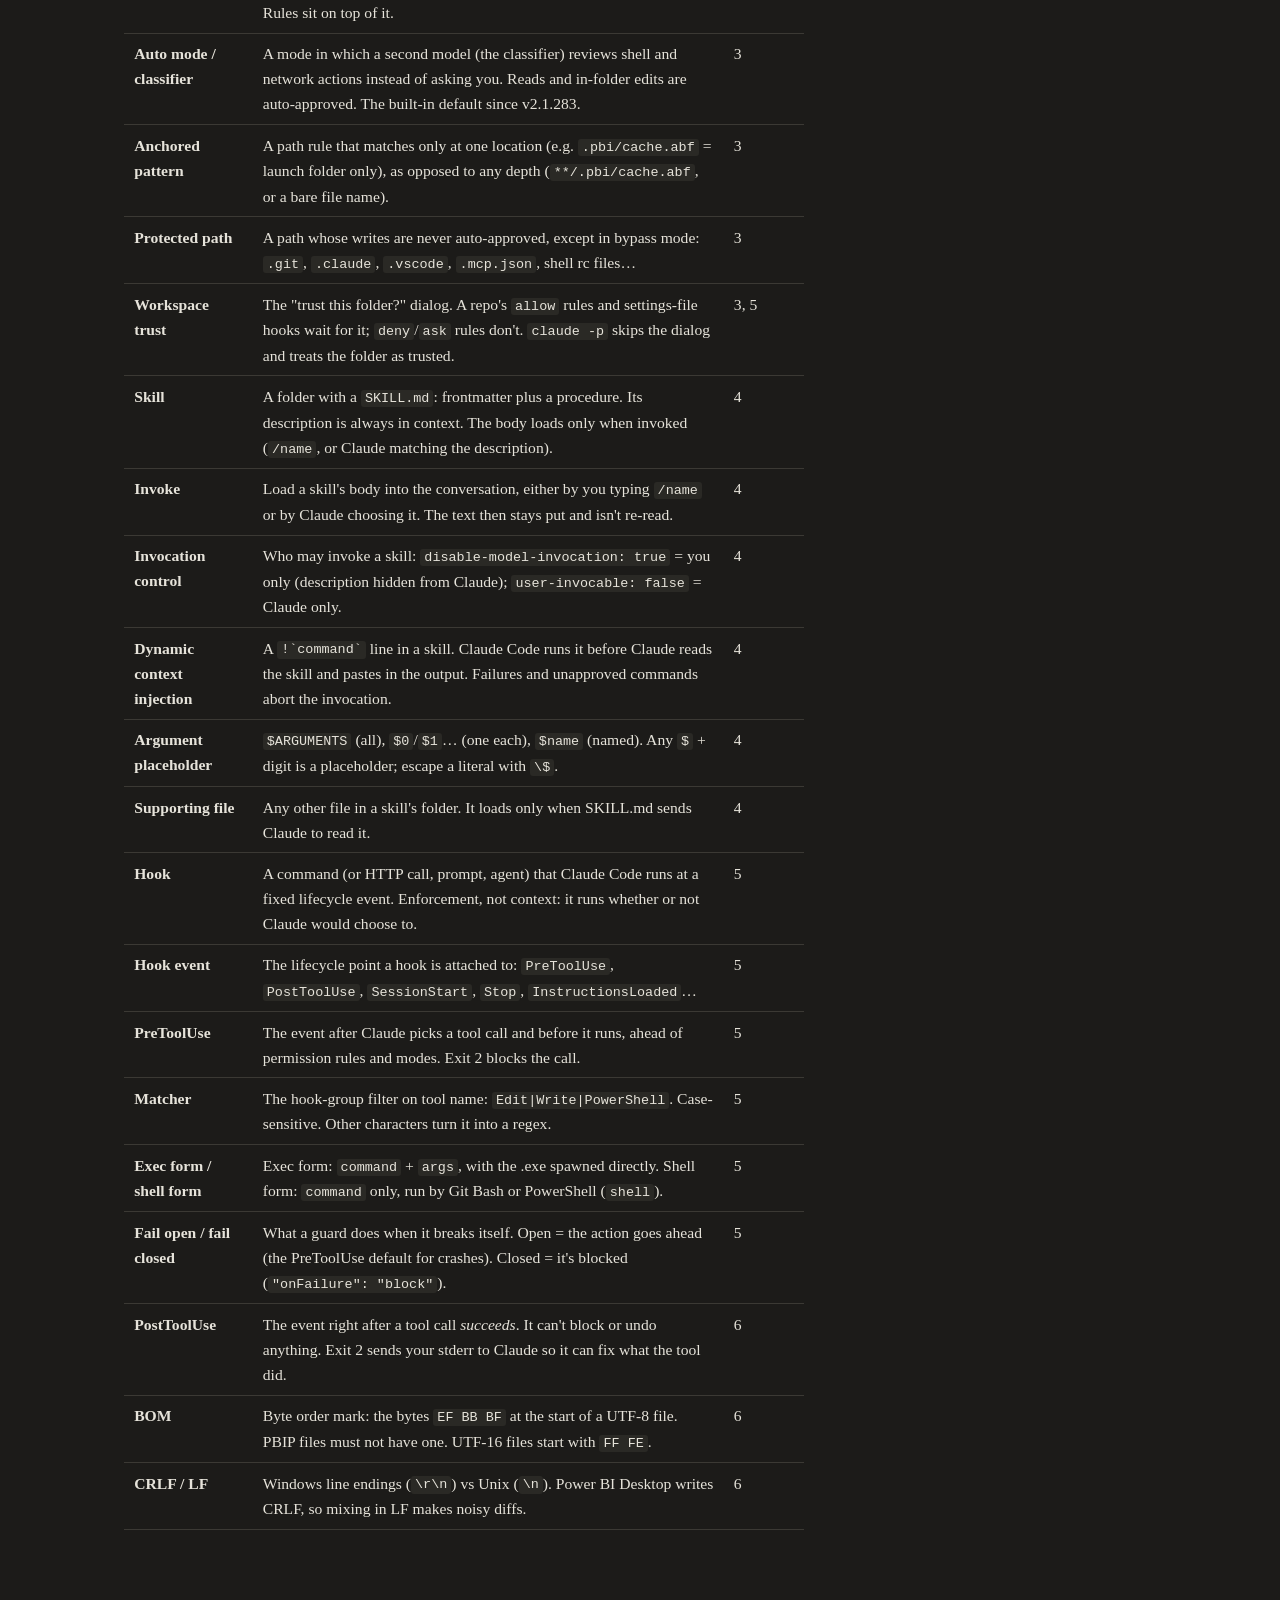
<file: reference/glossary.html>
<!doctype html>
<html lang="en">
<head>
<meta charset="utf-8">
<meta name="viewport" content="width=device-width, initial-scale=1">
<title>Reference · Glossary</title>
<link rel="stylesheet" href="../assets/course.css">
</head>
<body>
<main>
<nav class="crumbs"><a href="../index.html">Course map</a> · Reference · Glossary</nav>

<p class="kicker">Reference</p>
<h1>Glossary</h1>
<p class="subtitle">The course uses these words with exactly these meanings. Terms are added as lessons introduce them.</p>

<table>
  <tr><th>Term</th><th>Meaning</th><th>Lesson</th></tr>
  <tr><td><strong>Context window</strong></td><td>Everything Claude can see in a session: system prompt, memory files, conversation, tool results. Each session starts with a fresh one.</td><td>1</td></tr>
  <tr><td><strong>Memory file</strong></td><td>A file Claude Code loads into context for you: CLAUDE.md, CLAUDE.local.md, AGENTS.md, rule files. Listed under <em>Memory files</em> in <code>/context</code>.</td><td>1</td></tr>
  <tr><td><strong>CLAUDE.md</strong></td><td>Instructions <em>you</em> write that Claude reads at the start of every session. Context, not enforcement.</td><td>1</td></tr>
  <tr><td><strong>Auto memory</strong></td><td>Notes <em>Claude</em> writes for itself from your corrections. Not covered yet.</td><td>1</td></tr>
  <tr><td><strong>Scope</strong></td><td>Who an instruction reaches and where: managed (org), user (you, all projects), project (team via git), local (you, this project).</td><td>1</td></tr>
  <tr><td><strong>AGENTS.md</strong></td><td>Cross-tool instruction file. Claude reads it only when there's no CLAUDE.md, unless CLAUDE.md imports it with <code>@AGENTS.md</code>.</td><td>1</td></tr>
  <tr><td><strong>Import</strong></td><td><code>@path</code> inside a memory file. Pulls another file in at launch. Organises, but doesn't save context.</td><td>1</td></tr>
  <tr><td><strong>Context vs enforcement</strong></td><td><em>Context</em> is text Claude chooses to follow (CLAUDE.md, rules, skills). <em>Enforcement</em> is something the harness makes happen regardless (hooks, permissions).</td><td>1</td></tr>
  <tr><td><strong>Rule</strong></td><td>A markdown file in <code>.claude/rules/</code> (or <code>~/.claude/rules/</code>). Without <code>paths</code>, it behaves like CLAUDE.md.</td><td>2</td></tr>
  <tr><td><strong>Path-scoped rule</strong></td><td>A rule with <code>paths:</code> frontmatter. It loads only when Claude reads, writes, or edits a matching file.</td><td>2</td></tr>
  <tr><td><strong>Frontmatter</strong></td><td>The YAML block between <code>---</code> lines at the top of a markdown file. It's configuration that Claude Code removes before the file reaches Claude.</td><td>2</td></tr>
  <tr><td><strong>Glob</strong></td><td>A file-matching pattern. <code>*</code> = any characters within one folder; <code>**/</code> = any depth of folders; <code>{a,b}</code> = either.</td><td>2</td></tr>
  <tr><td><strong>On-demand loading</strong></td><td>A memory file that isn't loaded at launch, but only once Claude touches a relevant file (path rules, subdirectory CLAUDE.md).</td><td>2</td></tr>
  <tr><td><strong>Canary</strong></td><td>A temporary, harmless instruction (e.g. "end replies with (tmdl rule)") whose visible effect proves a file loaded.</td><td>2</td></tr>
  <tr><td><strong>Settings file</strong></td><td>A JSON config file Claude Code reads (not Claude): managed, <code>--settings</code>, <code>.claude/settings.local.json</code>, <code>.claude/settings.json</code>, <code>~/.claude/settings.json</code>, from highest precedence to lowest.</td><td>3</td></tr>
  <tr><td><strong>Precedence</strong></td><td>Which file wins when several set the same single value. Lists merge instead. Permission rules ignore precedence: a deny from any file wins.</td><td>3</td></tr>
  <tr><td><strong>Permission rule</strong></td><td><code>Tool</code> or <code>Tool(specifier)</code> in an <code>allow</code>, <code>ask</code>, or <code>deny</code> list. Checked deny → ask → allow; the first match wins. Enforced by Claude Code.</td><td>3</td></tr>
  <tr><td><strong>Permission mode</strong></td><td>The baseline for what runs without a prompt: Manual (<code>default</code>), <code>acceptEdits</code>, <code>plan</code>, <code>auto</code>, <code>dontAsk</code>, <code>bypassPermissions</code>. Rules sit on top of it.</td><td>3</td></tr>
  <tr><td><strong>Auto mode / classifier</strong></td><td>A mode in which a second model (the classifier) reviews shell and network actions instead of asking you. Reads and in-folder edits are auto-approved. The built-in default since v2.1.283.</td><td>3</td></tr>
  <tr><td><strong>Anchored pattern</strong></td><td>A path rule that matches only at one location (e.g. <code>.pbi/cache.abf</code> = launch folder only), as opposed to any depth (<code>**/.pbi/cache.abf</code>, or a bare file name).</td><td>3</td></tr>
  <tr><td><strong>Protected path</strong></td><td>A path whose writes are never auto-approved, except in bypass mode: <code>.git</code>, <code>.claude</code>, <code>.vscode</code>, <code>.mcp.json</code>, shell rc files…</td><td>3</td></tr>
  <tr><td><strong>Workspace trust</strong></td><td>The "trust this folder?" dialog. A repo's <code>allow</code> rules and settings-file hooks wait for it; <code>deny</code>/<code>ask</code> rules don't. <code>claude -p</code> skips the dialog and treats the folder as trusted.</td><td>3, 5</td></tr>
  <tr><td><strong>Skill</strong></td><td>A folder with a <code>SKILL.md</code>: frontmatter plus a procedure. Its description is always in context. The body loads only when invoked (<code>/name</code>, or Claude matching the description).</td><td>4</td></tr>
  <tr><td><strong>Invoke</strong></td><td>Load a skill's body into the conversation, either by you typing <code>/name</code> or by Claude choosing it. The text then stays put and isn't re-read.</td><td>4</td></tr>
  <tr><td><strong>Invocation control</strong></td><td>Who may invoke a skill: <code>disable-model-invocation: true</code> = you only (description hidden from Claude); <code>user-invocable: false</code> = Claude only.</td><td>4</td></tr>
  <tr><td><strong>Dynamic context injection</strong></td><td>A <code>!`command`</code> line in a skill. Claude Code runs it before Claude reads the skill and pastes in the output. Failures and unapproved commands abort the invocation.</td><td>4</td></tr>
  <tr><td><strong>Argument placeholder</strong></td><td><code>$ARGUMENTS</code> (all), <code>$0</code>/<code>$1</code>… (one each), <code>$name</code> (named). Any <code>$</code> + digit is a placeholder; escape a literal with <code>\$</code>.</td><td>4</td></tr>
  <tr><td><strong>Supporting file</strong></td><td>Any other file in a skill's folder. It loads only when SKILL.md sends Claude to read it.</td><td>4</td></tr>
  <tr><td><strong>Hook</strong></td><td>A command (or HTTP call, prompt, agent) that Claude Code runs at a fixed lifecycle event. Enforcement, not context: it runs whether or not Claude would choose to.</td><td>5</td></tr>
  <tr><td><strong>Hook event</strong></td><td>The lifecycle point a hook is attached to: <code>PreToolUse</code>, <code>PostToolUse</code>, <code>SessionStart</code>, <code>Stop</code>, <code>InstructionsLoaded</code>…</td><td>5</td></tr>
  <tr><td><strong>PreToolUse</strong></td><td>The event after Claude picks a tool call and before it runs, ahead of permission rules and modes. Exit 2 blocks the call.</td><td>5</td></tr>
  <tr><td><strong>Matcher</strong></td><td>The hook-group filter on tool name: <code>Edit|Write|PowerShell</code>. Case-sensitive. Other characters turn it into a regex.</td><td>5</td></tr>
  <tr><td><strong>Exec form / shell form</strong></td><td>Exec form: <code>command</code> + <code>args</code>, with the .exe spawned directly. Shell form: <code>command</code> only, run by Git Bash or PowerShell (<code>shell</code>).</td><td>5</td></tr>
  <tr><td><strong>Fail open / fail closed</strong></td><td>What a guard does when it breaks itself. Open = the action goes ahead (the PreToolUse default for crashes). Closed = it's blocked (<code>"onFailure": "block"</code>).</td><td>5</td></tr>
  <tr><td><strong>PostToolUse</strong></td><td>The event right after a tool call <em>succeeds</em>. It can't block or undo anything. Exit 2 sends your stderr to Claude so it can fix what the tool did.</td><td>6</td></tr>
  <tr><td><strong>BOM</strong></td><td>Byte order mark: the bytes <code>EF BB BF</code> at the start of a UTF-8 file. PBIP files must not have one. UTF-16 files start with <code>FF FE</code>.</td><td>6</td></tr>
  <tr><td><strong>CRLF / LF</strong></td><td>Windows line endings (<code>\r\n</code>) vs Unix (<code>\n</code>). Power BI Desktop writes CRLF, so mixing in LF makes noisy diffs.</td><td>6</td></tr>
</table>

</main>
</body>
</html>
</file>
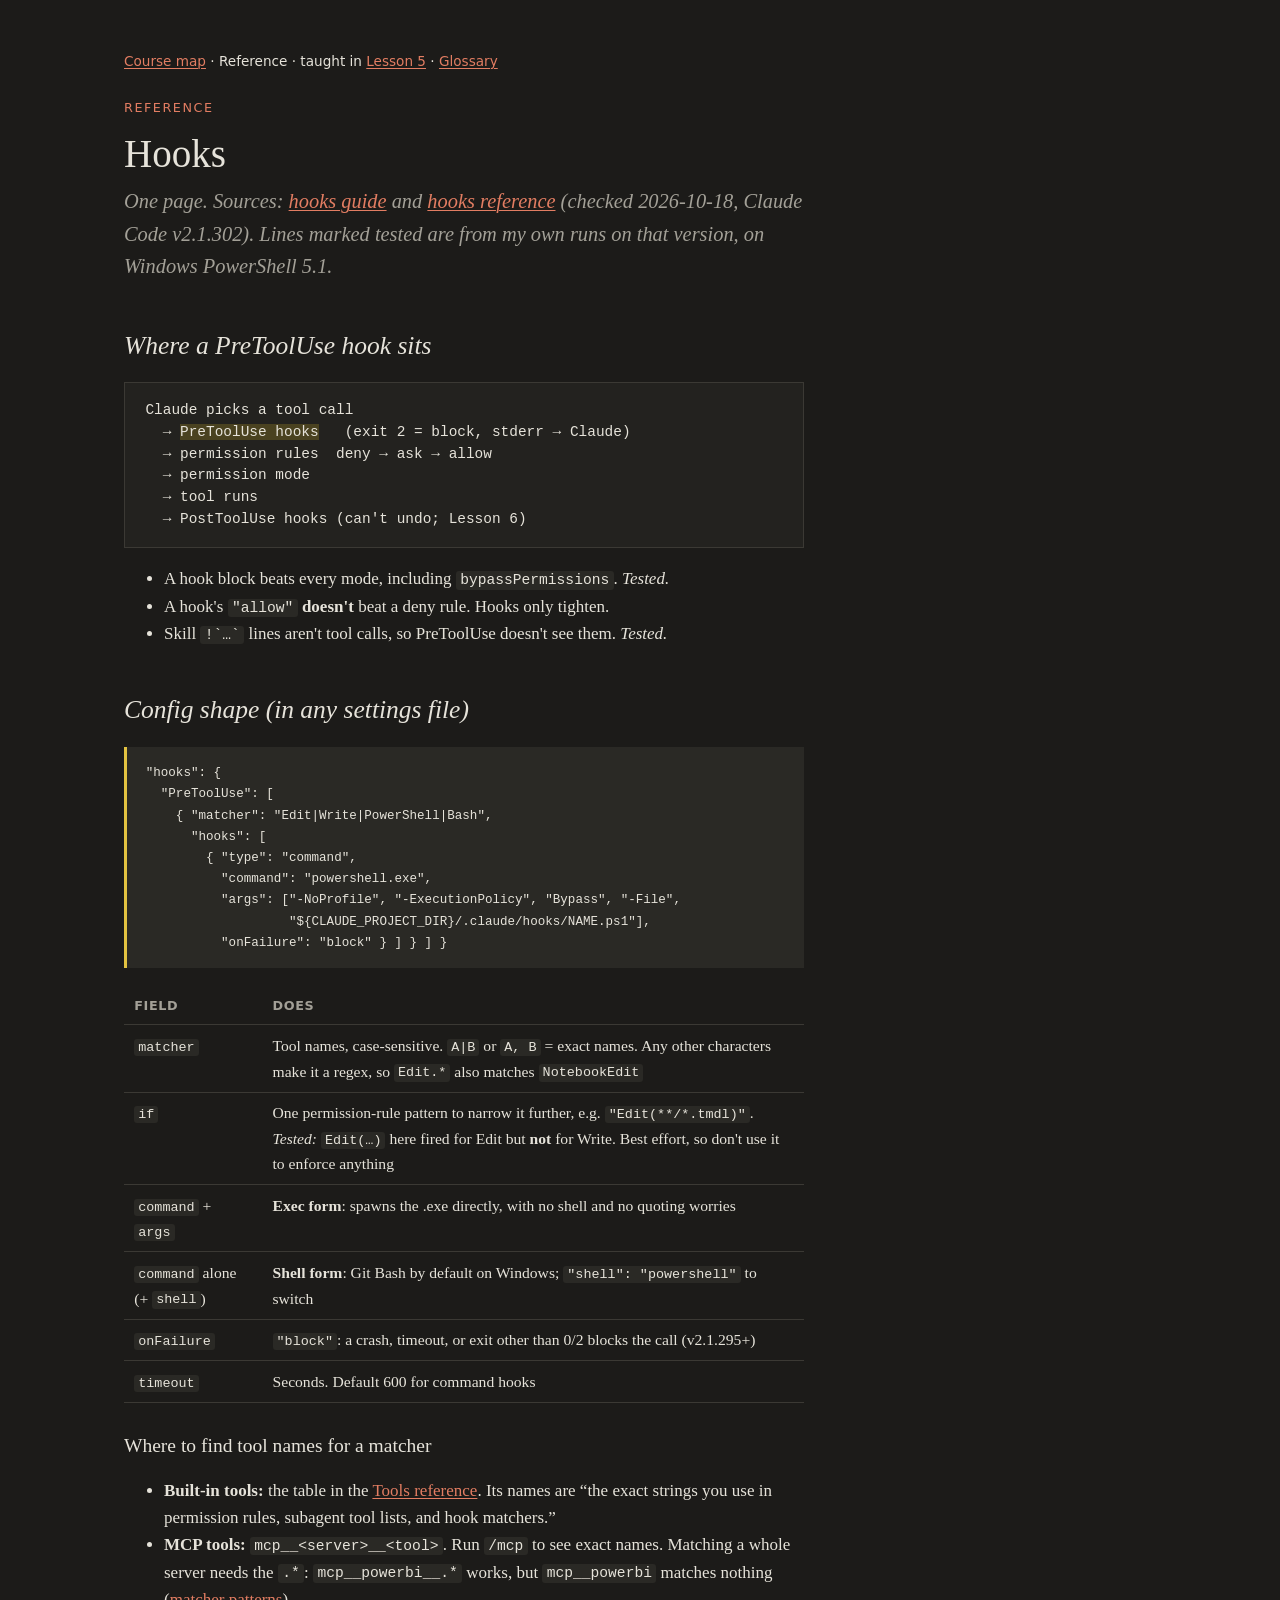
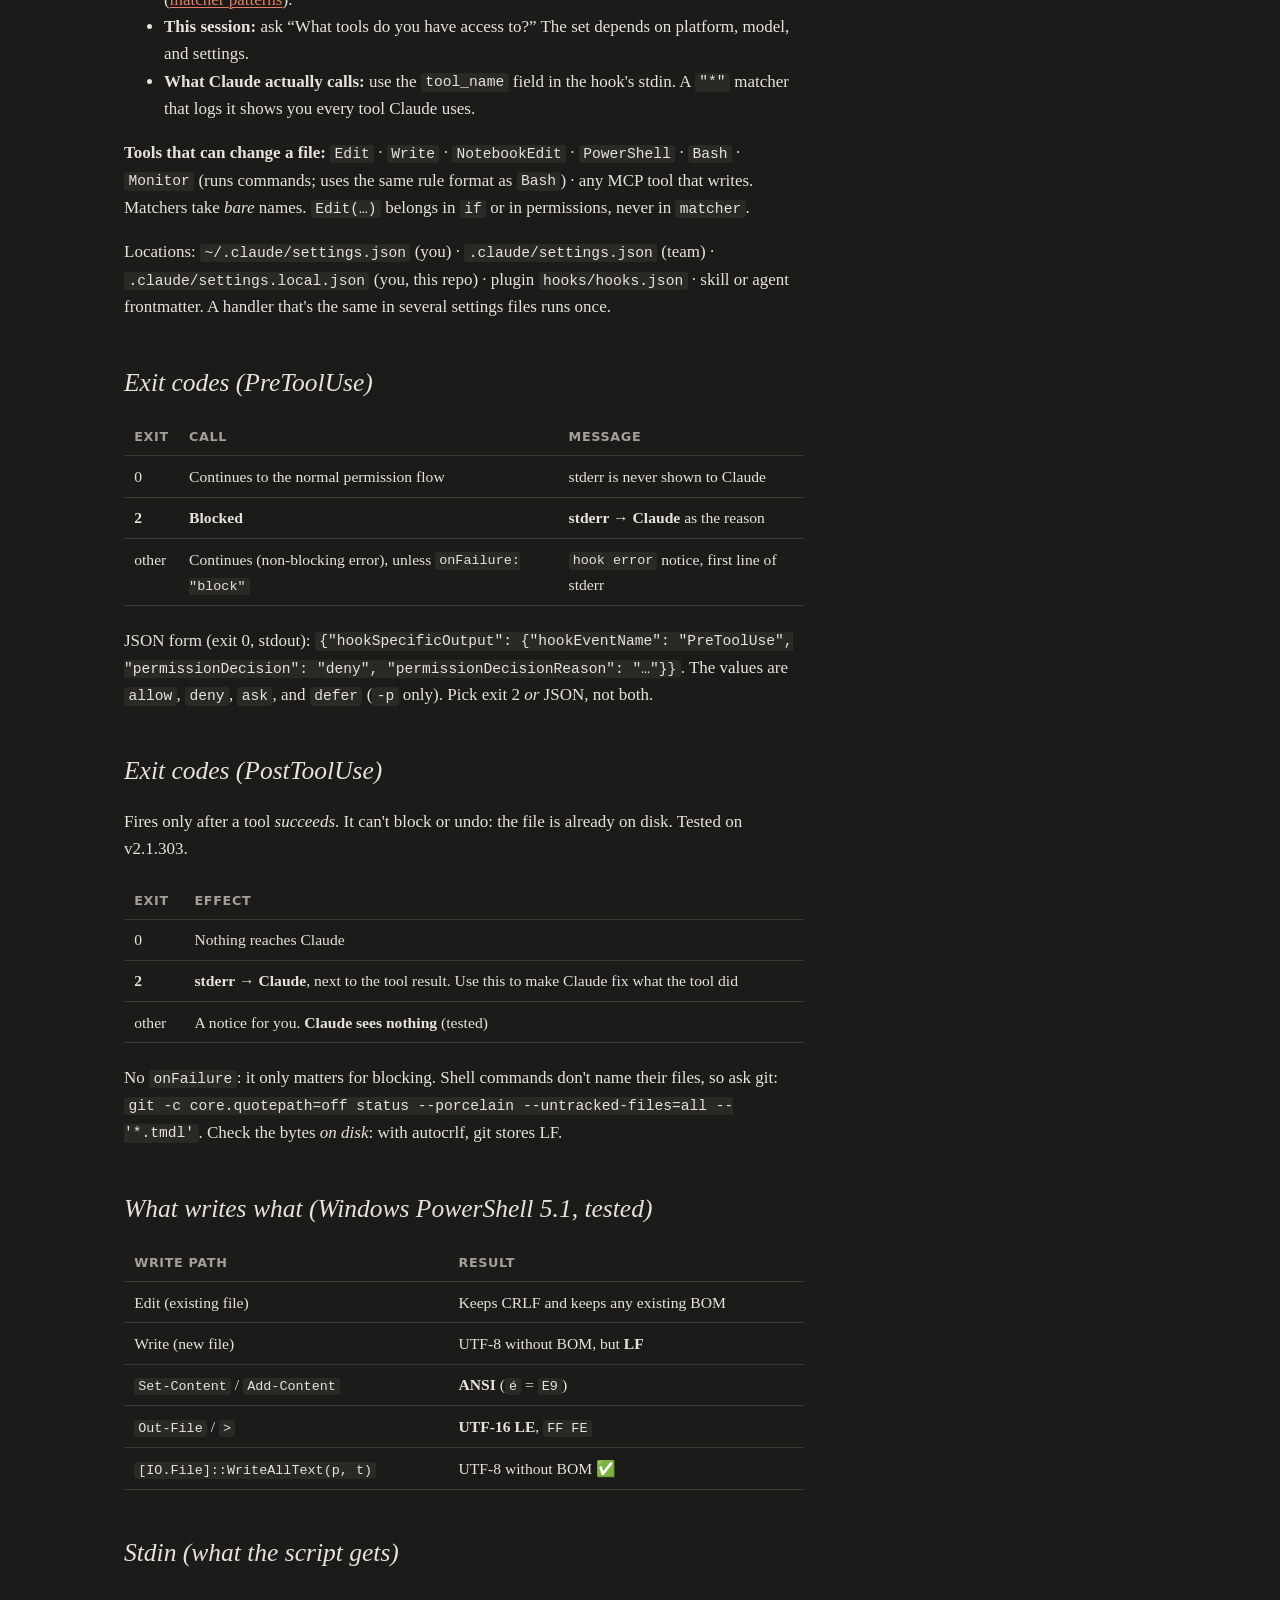
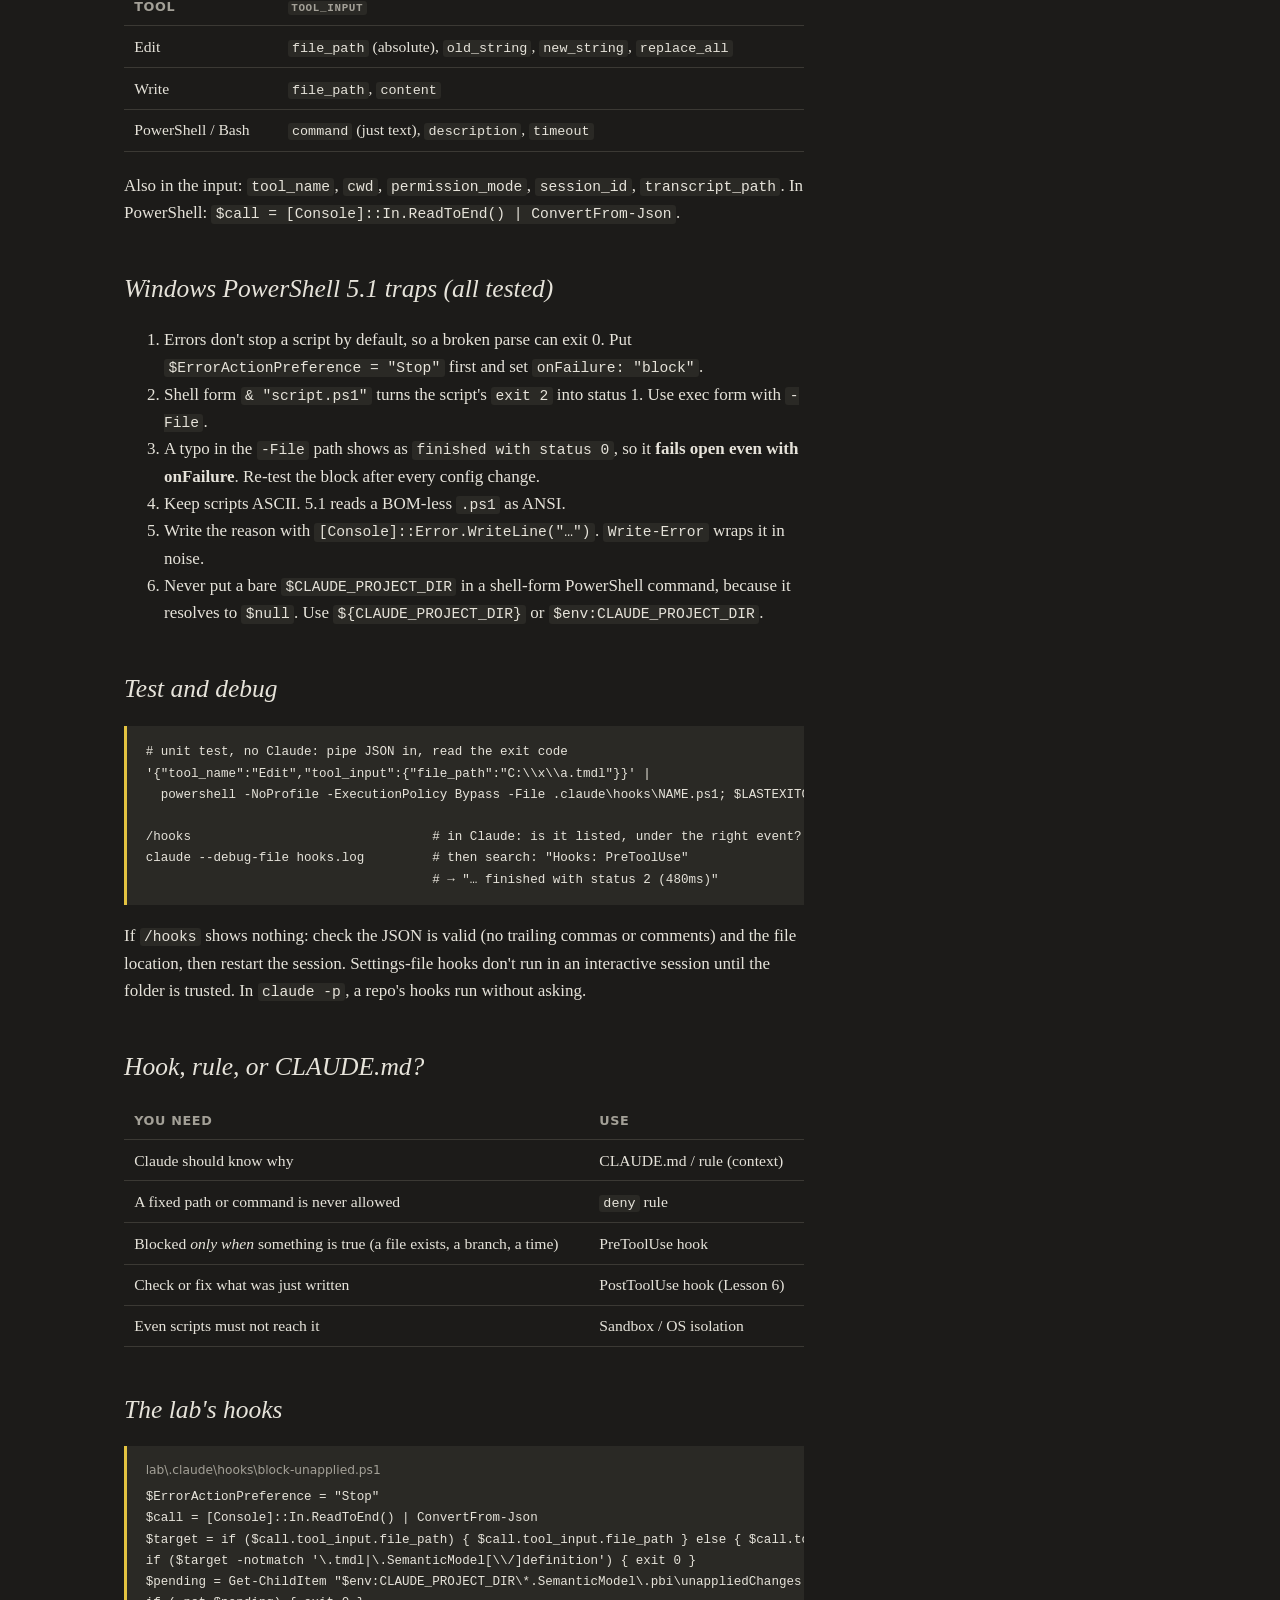
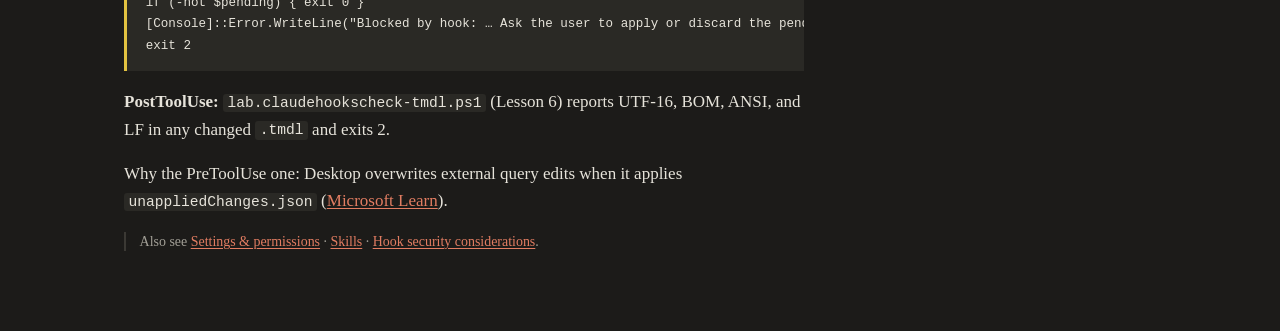
<file: reference/hooks.html>
<!doctype html>
<html lang="en">
<head>
<meta charset="utf-8">
<meta name="viewport" content="width=device-width, initial-scale=1">
<title>Reference · Hooks</title>
<link rel="stylesheet" href="../assets/course.css">
</head>
<body>
<main>
<nav class="crumbs"><a href="../index.html">Course map</a> · Reference · taught in <a href="../lessons/0005-hooks-block-edits-while-pending.html">Lesson 5</a> · <a href="glossary.html">Glossary</a></nav>

<p class="kicker">Reference</p>
<h1>Hooks</h1>
<p class="subtitle">One page. Sources: <a href="https://code.claude.com/docs/en/hooks-guide">hooks guide</a> and <a href="https://code.claude.com/docs/en/hooks">hooks reference</a> (checked 2026-10-18, Claude Code v2.1.302). Lines marked <em>tested</em> are from my own runs on that version, on Windows PowerShell 5.1.</p>

<h2>Where a PreToolUse hook sits</h2>
<div class="tree">Claude picks a tool call
  → <span class="hl">PreToolUse hooks</span>   (exit 2 = block, stderr → Claude)
  → permission rules  deny → ask → allow
  → permission mode
  → tool runs
  → PostToolUse hooks (can't undo; Lesson 6)</div>
<ul>
  <li>A hook block beats every mode, including <code>bypassPermissions</code>. <em>Tested.</em></li>
  <li>A hook's <code>"allow"</code> <strong>doesn't</strong> beat a deny rule. Hooks only tighten.</li>
  <li>Skill <code>!`…`</code> lines aren't tool calls, so PreToolUse doesn't see them. <em>Tested.</em></li>
</ul>

<h2>Config shape (in any settings file)</h2>
<pre><code>"hooks": {
  "PreToolUse": [
    { "matcher": "Edit|Write|PowerShell|Bash",
      "hooks": [
        { "type": "command",
          "command": "powershell.exe",
          "args": ["-NoProfile", "-ExecutionPolicy", "Bypass", "-File",
                   "${CLAUDE_PROJECT_DIR}/.claude/hooks/NAME.ps1"],
          "onFailure": "block" } ] } ] }</code></pre>
<table>
  <tr><th>Field</th><th>Does</th></tr>
  <tr><td><code>matcher</code></td><td>Tool names, case-sensitive. <code>A|B</code> or <code>A, B</code> = exact names. Any other characters make it a regex, so <code>Edit.*</code> also matches <code>NotebookEdit</code></td></tr>
  <tr><td><code>if</code></td><td>One permission-rule pattern to narrow it further, e.g. <code>"Edit(**/*.tmdl)"</code>. <em>Tested:</em> <code>Edit(…)</code> here fired for Edit but <strong>not</strong> for Write. Best effort, so don't use it to enforce anything</td></tr>
  <tr><td><code>command</code> + <code>args</code></td><td><strong>Exec form</strong>: spawns the .exe directly, with no shell and no quoting worries</td></tr>
  <tr><td><code>command</code> alone (+ <code>shell</code>)</td><td><strong>Shell form</strong>: Git Bash by default on Windows; <code>"shell": "powershell"</code> to switch</td></tr>
  <tr><td><code>onFailure</code></td><td><code>"block"</code>: a crash, timeout, or exit other than 0/2 blocks the call (v2.1.295+)</td></tr>
  <tr><td><code>timeout</code></td><td>Seconds. Default 600 for command hooks</td></tr>
</table>
<h3>Where to find tool names for a matcher</h3>
<ul>
  <li><strong>Built-in tools:</strong> the table in the <a href="https://code.claude.com/docs/en/tools-reference">Tools reference</a>. Its names are <q>the exact strings you use in permission rules, subagent tool lists, and hook matchers.</q></li>
  <li><strong>MCP tools:</strong> <code>mcp__&lt;server&gt;__&lt;tool&gt;</code>. Run <code>/mcp</code> to see exact names. Matching a whole server needs the <code>.*</code>: <code>mcp__powerbi__.*</code> works, but <code>mcp__powerbi</code> matches nothing (<a href="https://code.claude.com/docs/en/hooks#matcher-patterns">matcher patterns</a>).</li>
  <li><strong>This session:</strong> ask <q>What tools do you have access to?</q> The set depends on platform, model, and settings.</li>
  <li><strong>What Claude actually calls:</strong> use the <code>tool_name</code> field in the hook's stdin. A <code>"*"</code> matcher that logs it shows you every tool Claude uses.</li>
</ul>
<p><strong>Tools that can change a file:</strong> <code>Edit</code> · <code>Write</code> · <code>NotebookEdit</code> · <code>PowerShell</code> · <code>Bash</code> · <code>Monitor</code> (runs commands; uses the same rule format as <code>Bash</code>) · any MCP tool that writes. Matchers take <em>bare</em> names. <code>Edit(…)</code> belongs in <code>if</code> or in permissions, never in <code>matcher</code>.</p>
<p>Locations: <code>~/.claude/settings.json</code> (you) · <code>.claude/settings.json</code> (team) · <code>.claude/settings.local.json</code> (you, this repo) · plugin <code>hooks/hooks.json</code> · skill or agent frontmatter. A handler that's the same in several settings files runs once.</p>

<h2>Exit codes (PreToolUse)</h2>
<table>
  <tr><th>Exit</th><th>Call</th><th>Message</th></tr>
  <tr><td>0</td><td>Continues to the normal permission flow</td><td>stderr is never shown to Claude</td></tr>
  <tr><td><strong>2</strong></td><td><strong>Blocked</strong></td><td><strong>stderr → Claude</strong> as the reason</td></tr>
  <tr><td>other</td><td>Continues (non-blocking error), unless <code>onFailure: "block"</code></td><td><code>hook error</code> notice, first line of stderr</td></tr>
</table>
<p>JSON form (exit 0, stdout): <code>{"hookSpecificOutput": {"hookEventName": "PreToolUse", "permissionDecision": "deny", "permissionDecisionReason": "…"}}</code>. The values are <code>allow</code>, <code>deny</code>, <code>ask</code>, and <code>defer</code> (<code>-p</code> only). Pick exit 2 <em>or</em> JSON, not both.</p>

<h2>Exit codes (PostToolUse)</h2>
<p>Fires only after a tool <em>succeeds</em>. It can't block or undo: the file is already on disk. Tested on v2.1.303.</p>
<table>
  <tr><th>Exit</th><th>Effect</th></tr>
  <tr><td>0</td><td>Nothing reaches Claude</td></tr>
  <tr><td><strong>2</strong></td><td><strong>stderr → Claude</strong>, next to the tool result. Use this to make Claude fix what the tool did</td></tr>
  <tr><td>other</td><td>A notice for you. <strong>Claude sees nothing</strong> (tested)</td></tr>
</table>
<p>No <code>onFailure</code>: it only matters for blocking. Shell commands don't name their files, so ask git: <code>git -c core.quotepath=off status --porcelain --untracked-files=all -- '*.tmdl'</code>. Check the bytes <em>on disk</em>: with autocrlf, git stores LF.</p>

<h2>What writes what (Windows PowerShell 5.1, tested)</h2>
<table>
  <tr><th>Write path</th><th>Result</th></tr>
  <tr><td>Edit (existing file)</td><td>Keeps CRLF and keeps any existing BOM</td></tr>
  <tr><td>Write (new file)</td><td>UTF-8 without BOM, but <strong>LF</strong></td></tr>
  <tr><td><code>Set-Content</code> / <code>Add-Content</code></td><td><strong>ANSI</strong> (<code>é</code> = <code>E9</code>)</td></tr>
  <tr><td><code>Out-File</code> / <code>&gt;</code></td><td><strong>UTF-16 LE</strong>, <code>FF FE</code></td></tr>
  <tr><td><code>[IO.File]::WriteAllText(p, t)</code></td><td>UTF-8 without BOM ✅</td></tr>
</table>

<h2>Stdin (what the script gets)</h2>
<table>
  <tr><th>Tool</th><th><code>tool_input</code></th></tr>
  <tr><td>Edit</td><td><code>file_path</code> (absolute), <code>old_string</code>, <code>new_string</code>, <code>replace_all</code></td></tr>
  <tr><td>Write</td><td><code>file_path</code>, <code>content</code></td></tr>
  <tr><td>PowerShell / Bash</td><td><code>command</code> (just text), <code>description</code>, <code>timeout</code></td></tr>
</table>
<p>Also in the input: <code>tool_name</code>, <code>cwd</code>, <code>permission_mode</code>, <code>session_id</code>, <code>transcript_path</code>. In PowerShell: <code>$call = [Console]::In.ReadToEnd() | ConvertFrom-Json</code>.</p>

<h2>Windows PowerShell 5.1 traps (all tested)</h2>
<ol>
  <li>Errors don't stop a script by default, so a broken parse can exit 0. Put <code>$ErrorActionPreference = "Stop"</code> first and set <code>onFailure: "block"</code>.</li>
  <li>Shell form <code>&amp; "script.ps1"</code> turns the script's <code>exit 2</code> into status 1. Use exec form with <code>-File</code>.</li>
  <li>A typo in the <code>-File</code> path shows as <code>finished with status 0</code>, so it <strong>fails open even with onFailure</strong>. Re-test the block after every config change.</li>
  <li>Keep scripts ASCII. 5.1 reads a BOM-less <code>.ps1</code> as ANSI.</li>
  <li>Write the reason with <code>[Console]::Error.WriteLine("…")</code>. <code>Write-Error</code> wraps it in noise.</li>
  <li>Never put a bare <code>$CLAUDE_PROJECT_DIR</code> in a shell-form PowerShell command, because it resolves to <code>$null</code>. Use <code>${CLAUDE_PROJECT_DIR}</code> or <code>$env:CLAUDE_PROJECT_DIR</code>.</li>
</ol>

<h2>Test and debug</h2>
<pre><code># unit test, no Claude: pipe JSON in, read the exit code
'{"tool_name":"Edit","tool_input":{"file_path":"C:\\x\\a.tmdl"}}' |
  powershell -NoProfile -ExecutionPolicy Bypass -File .claude\hooks\NAME.ps1; $LASTEXITCODE

/hooks                                # in Claude: is it listed, under the right event?
claude --debug-file hooks.log         # then search: "Hooks: PreToolUse"
                                      # → "… finished with status 2 (480ms)"</code></pre>
<p>If <code>/hooks</code> shows nothing: check the JSON is valid (no trailing commas or comments) and the file location, then restart the session. Settings-file hooks don't run in an interactive session until the folder is trusted. In <code>claude -p</code>, a repo's hooks run without asking.</p>

<h2>Hook, rule, or CLAUDE.md?</h2>
<table>
  <tr><th>You need</th><th>Use</th></tr>
  <tr><td>Claude should know why</td><td>CLAUDE.md / rule (context)</td></tr>
  <tr><td>A fixed path or command is never allowed</td><td><code>deny</code> rule</td></tr>
  <tr><td>Blocked <em>only when</em> something is true (a file exists, a branch, a time)</td><td>PreToolUse hook</td></tr>
  <tr><td>Check or fix what was just written</td><td>PostToolUse hook (Lesson 6)</td></tr>
  <tr><td>Even scripts must not reach it</td><td>Sandbox / OS isolation</td></tr>
</table>

<h2>The lab's hooks</h2>
<pre><span class="file">lab\.claude\hooks\block-unapplied.ps1</span><code>$ErrorActionPreference = "Stop"
$call = [Console]::In.ReadToEnd() | ConvertFrom-Json
$target = if ($call.tool_input.file_path) { $call.tool_input.file_path } else { $call.tool_input.command }
if ($target -notmatch '\.tmdl|\.SemanticModel[\\/]definition') { exit 0 }
$pending = Get-ChildItem "$env:CLAUDE_PROJECT_DIR\*.SemanticModel\.pbi\unappliedChanges.json" -ErrorAction SilentlyContinue
if (-not $pending) { exit 0 }
[Console]::Error.WriteLine("Blocked by hook: … Ask the user to apply or discard the pending changes in Power BI Desktop first.")
exit 2</code></pre>
<p><strong>PostToolUse:</strong> <code>lab.claudehookscheck-tmdl.ps1</code> (Lesson 6) reports UTF-16, BOM, ANSI, and LF in any changed <code>.tmdl</code> and exits 2.</p>
<p>Why the PreToolUse one: Desktop overwrites external query edits when it applies <code>unappliedChanges.json</code> (<a href="https://learn.microsoft.com/en-us/power-bi/developer/projects/projects-dataset#pbiunappliedchangesjson">Microsoft Learn</a>).</p>

<p class="marginnote">Also see <a href="settings-permissions.html">Settings &amp; permissions</a> · <a href="skills.html">Skills</a> · <a href="https://code.claude.com/docs/en/hooks#security-considerations">Hook security considerations</a>.</p>

</main>
</body>
</html>
</file>
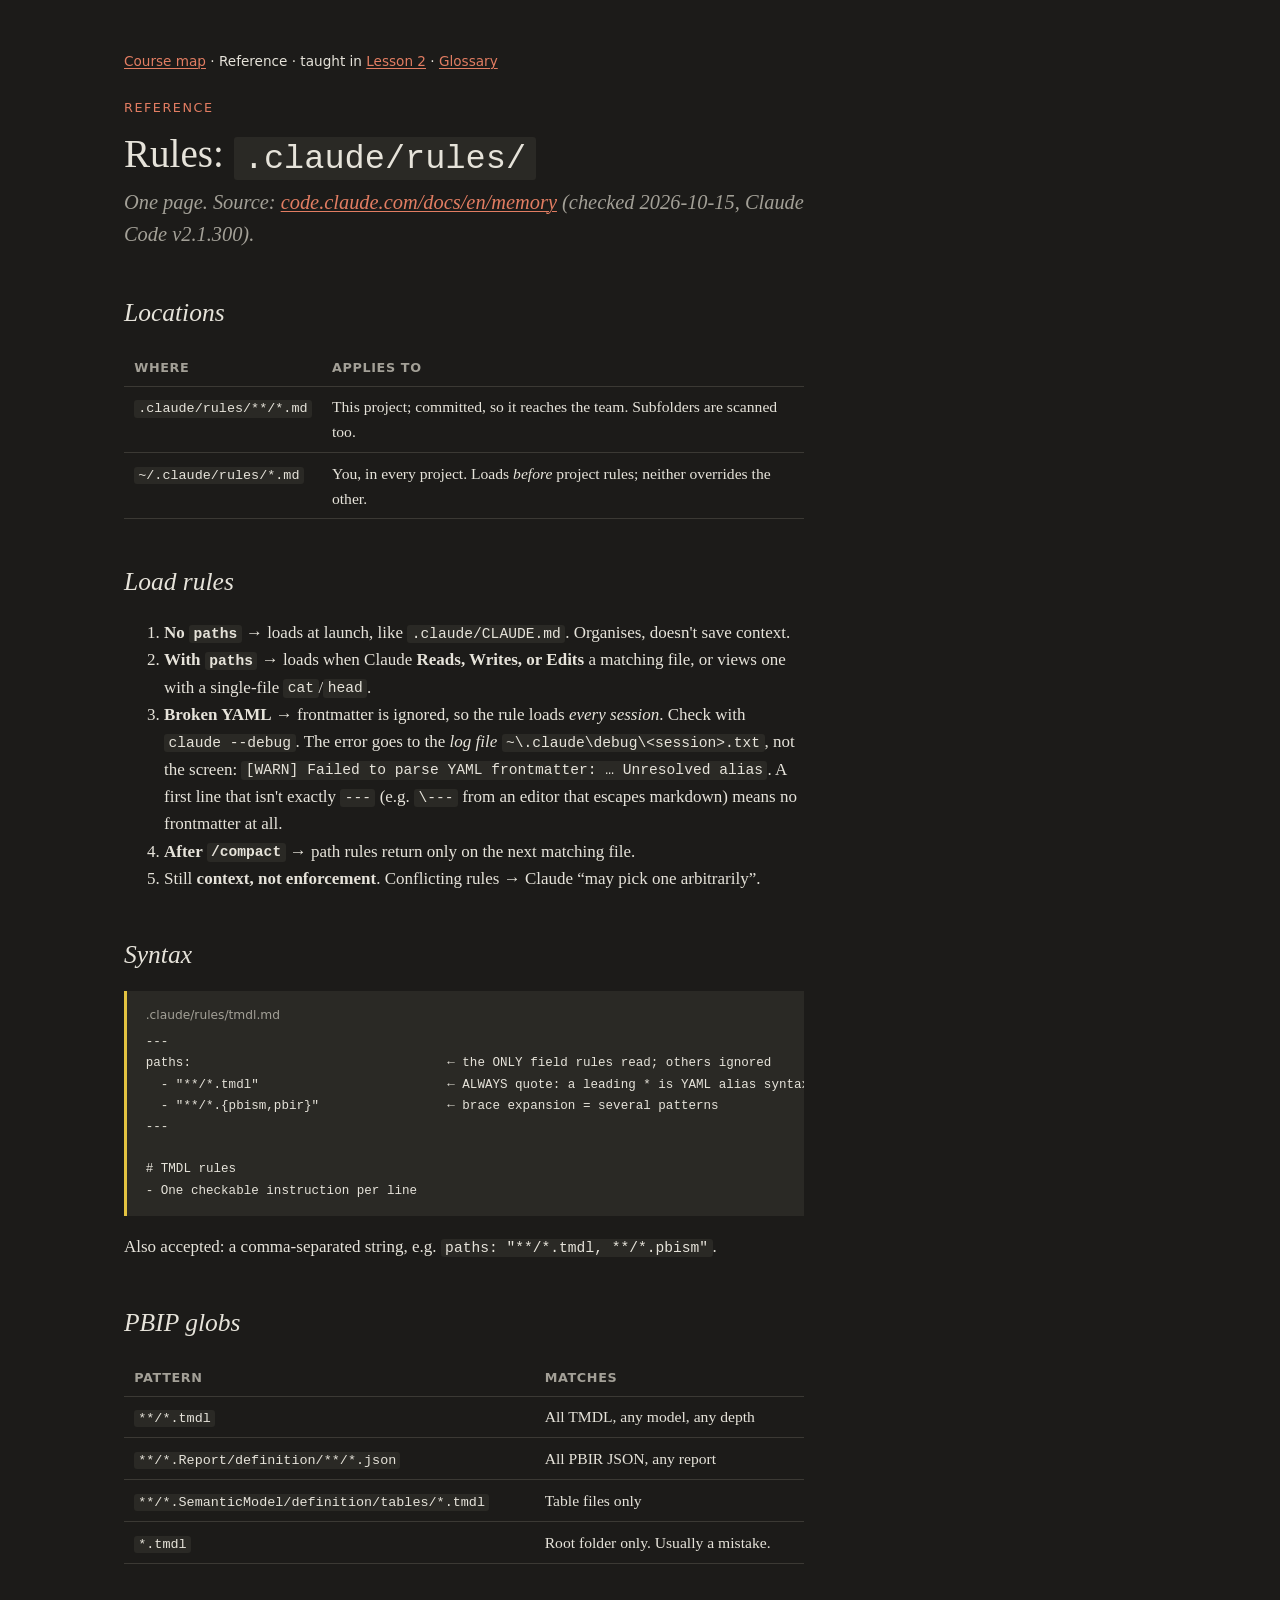
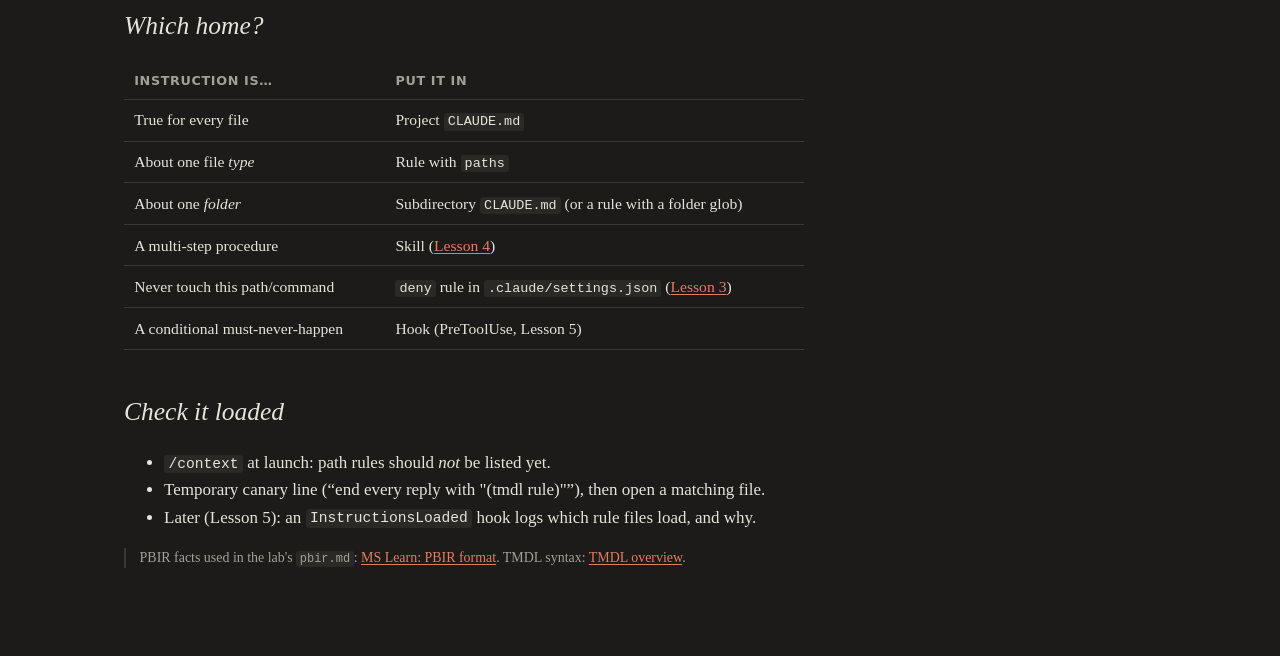
<file: reference/rules.html>
<!doctype html>
<html lang="en">
<head>
<meta charset="utf-8">
<meta name="viewport" content="width=device-width, initial-scale=1">
<title>Reference · Rules (.claude/rules/)</title>
<link rel="stylesheet" href="../assets/course.css">
</head>
<body>
<main>
<nav class="crumbs"><a href="../index.html">Course map</a> · Reference · taught in <a href="../lessons/0002-path-scoped-rules-tmdl-vs-pbir.html">Lesson 2</a> · <a href="glossary.html">Glossary</a></nav>

<p class="kicker">Reference</p>
<h1>Rules: <code>.claude/rules/</code></h1>
<p class="subtitle">One page. Source: <a href="https://code.claude.com/docs/en/memory#organize-rules-with-claude/rules/">code.claude.com/docs/en/memory</a> (checked 2026-10-15, Claude Code v2.1.300).</p>

<h2>Locations</h2>
<table>
  <tr><th>Where</th><th>Applies to</th></tr>
  <tr><td><code>.claude/rules/**/*.md</code></td><td>This project; committed, so it reaches the team. Subfolders are scanned too.</td></tr>
  <tr><td><code>~/.claude/rules/*.md</code></td><td>You, in every project. Loads <em>before</em> project rules; neither overrides the other.</td></tr>
</table>

<h2>Load rules</h2>
<ol>
  <li><strong>No <code>paths</code></strong> → loads at launch, like <code>.claude/CLAUDE.md</code>. Organises, doesn't save context.</li>
  <li><strong>With <code>paths</code></strong> → loads when Claude <strong>Reads, Writes, or Edits</strong> a matching file, or views one with a single-file <code>cat</code>/<code>head</code>.</li>
  <li><strong>Broken YAML</strong> → frontmatter is ignored, so the rule loads <em>every session</em>. Check with <code>claude --debug</code>. The error goes to the <em>log file</em> <code>~\.claude\debug\&lt;session&gt;.txt</code>, not the screen: <code>[WARN] Failed to parse YAML frontmatter: … Unresolved alias</code>. A first line that isn't exactly <code>---</code> (e.g. <code>\---</code> from an editor that escapes markdown) means no frontmatter at all.</li>
  <li><strong>After <code>/compact</code></strong> → path rules return only on the next matching file.</li>
  <li>Still <strong>context, not enforcement</strong>. Conflicting rules → Claude <q>may pick one arbitrarily</q>.</li>
</ol>

<h2>Syntax</h2>
<pre><span class="file">.claude/rules/tmdl.md</span><code>---
paths:                                  ← the ONLY field rules read; others ignored
  - "**/*.tmdl"                         ← ALWAYS quote: a leading * is YAML alias syntax
  - "**/*.{pbism,pbir}"                 ← brace expansion = several patterns
---

# TMDL rules
- One checkable instruction per line</code></pre>
<p>Also accepted: a comma-separated string, e.g. <code>paths: "**/*.tmdl, **/*.pbism"</code>.</p>

<h2>PBIP globs</h2>
<table>
  <tr><th>Pattern</th><th>Matches</th></tr>
  <tr><td><code>**/*.tmdl</code></td><td>All TMDL, any model, any depth</td></tr>
  <tr><td><code>**/*.Report/definition/**/*.json</code></td><td>All PBIR JSON, any report</td></tr>
  <tr><td><code>**/*.SemanticModel/definition/tables/*.tmdl</code></td><td>Table files only</td></tr>
  <tr><td><code>*.tmdl</code></td><td>Root folder only. Usually a mistake.</td></tr>
</table>

<h2>Which home?</h2>
<table>
  <tr><th>Instruction is…</th><th>Put it in</th></tr>
  <tr><td>True for every file</td><td>Project <code>CLAUDE.md</code></td></tr>
  <tr><td>About one file <em>type</em></td><td>Rule with <code>paths</code></td></tr>
  <tr><td>About one <em>folder</em></td><td>Subdirectory <code>CLAUDE.md</code> (or a rule with a folder glob)</td></tr>
  <tr><td>A multi-step procedure</td><td>Skill (<a href="skills.html">Lesson 4</a>)</td></tr>
  <tr><td>Never touch this path/command</td><td><code>deny</code> rule in <code>.claude/settings.json</code> (<a href="settings-permissions.html">Lesson 3</a>)</td></tr>
  <tr><td>A conditional must-never-happen</td><td>Hook (PreToolUse, Lesson 5)</td></tr>
</table>

<h2>Check it loaded</h2>
<ul>
  <li><code>/context</code> at launch: path rules should <em>not</em> be listed yet.</li>
  <li>Temporary canary line (<q>end every reply with "(tmdl rule)"</q>), then open a matching file.</li>
  <li>Later (Lesson 5): an <code>InstructionsLoaded</code> hook logs which rule files load, and why.</li>
</ul>

<p class="marginnote">PBIR facts used in the lab's <code>pbir.md</code>: <a href="https://learn.microsoft.com/en-us/power-bi/developer/projects/projects-report#pbir-format">MS Learn: PBIR format</a>. TMDL syntax: <a href="https://learn.microsoft.com/en-us/analysis-services/tmdl/tmdl-overview">TMDL overview</a>.</p>

</main>
</body>
</html>
</file>
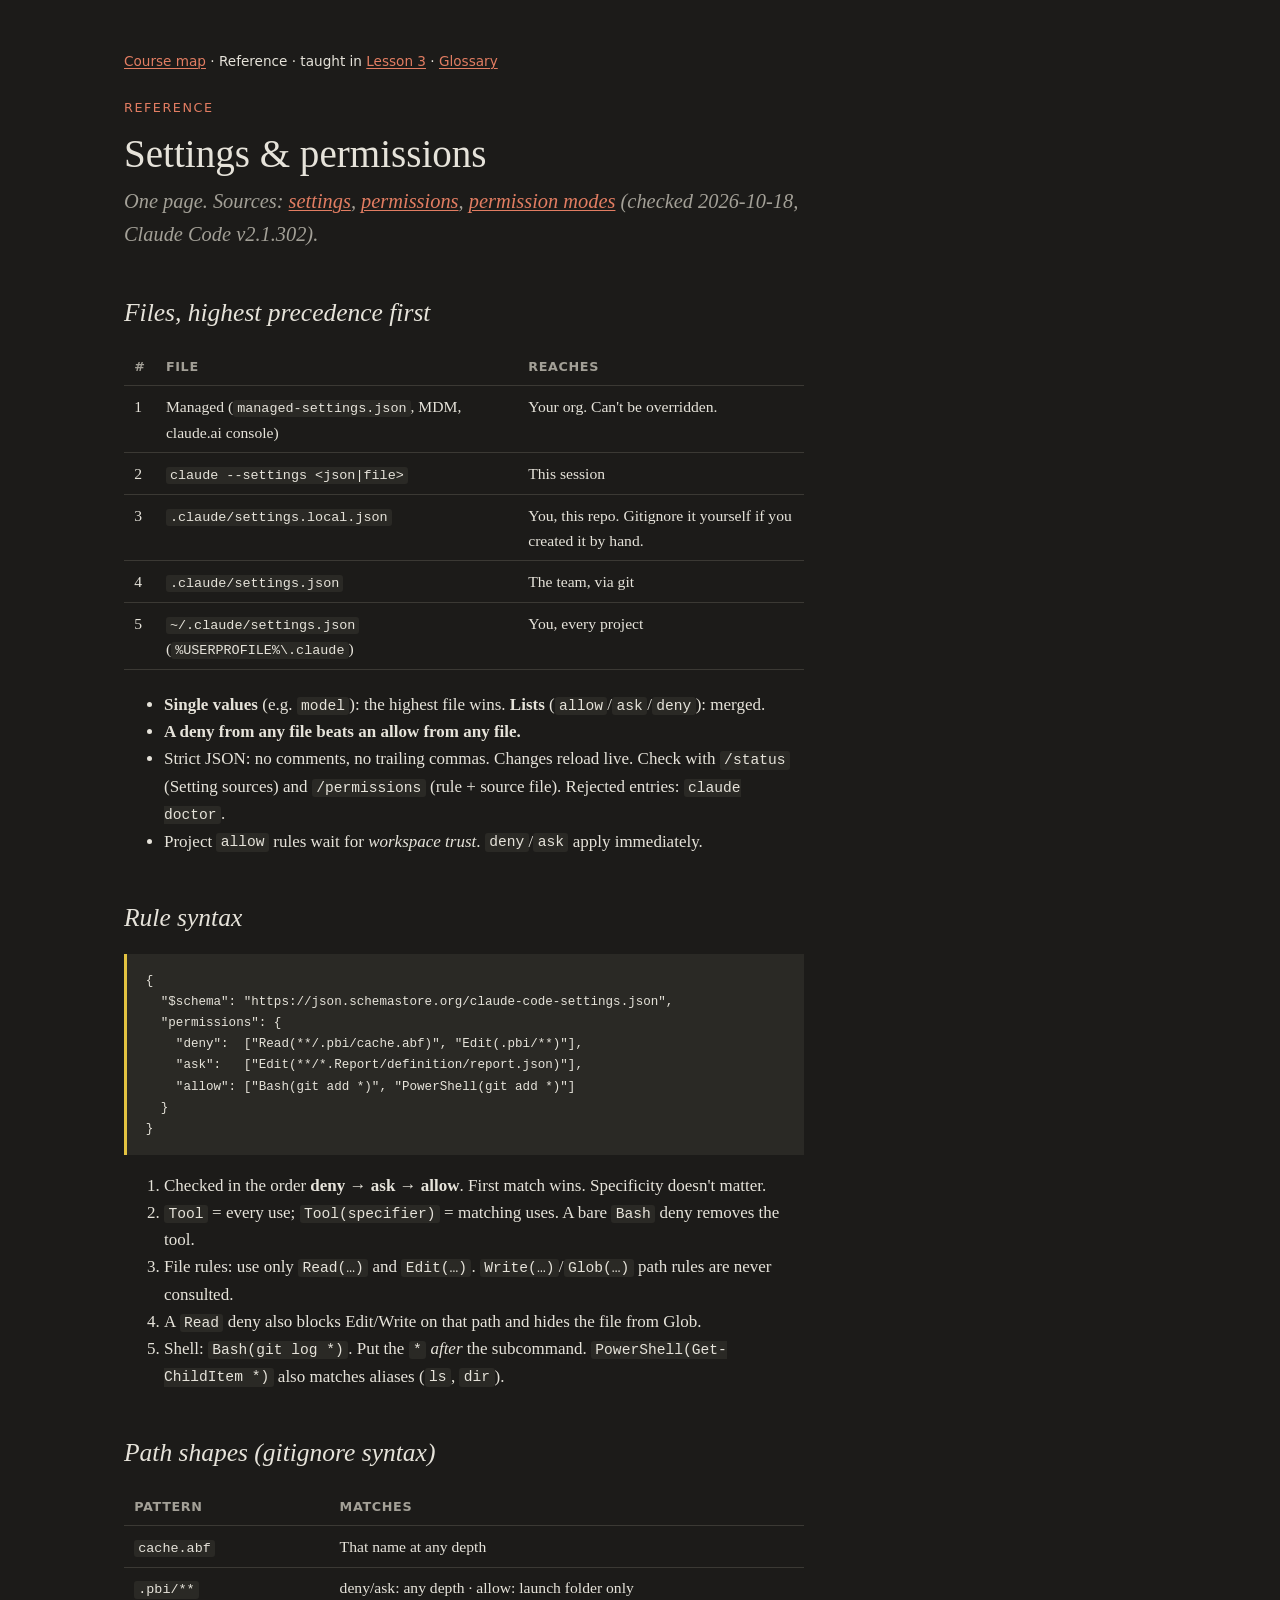
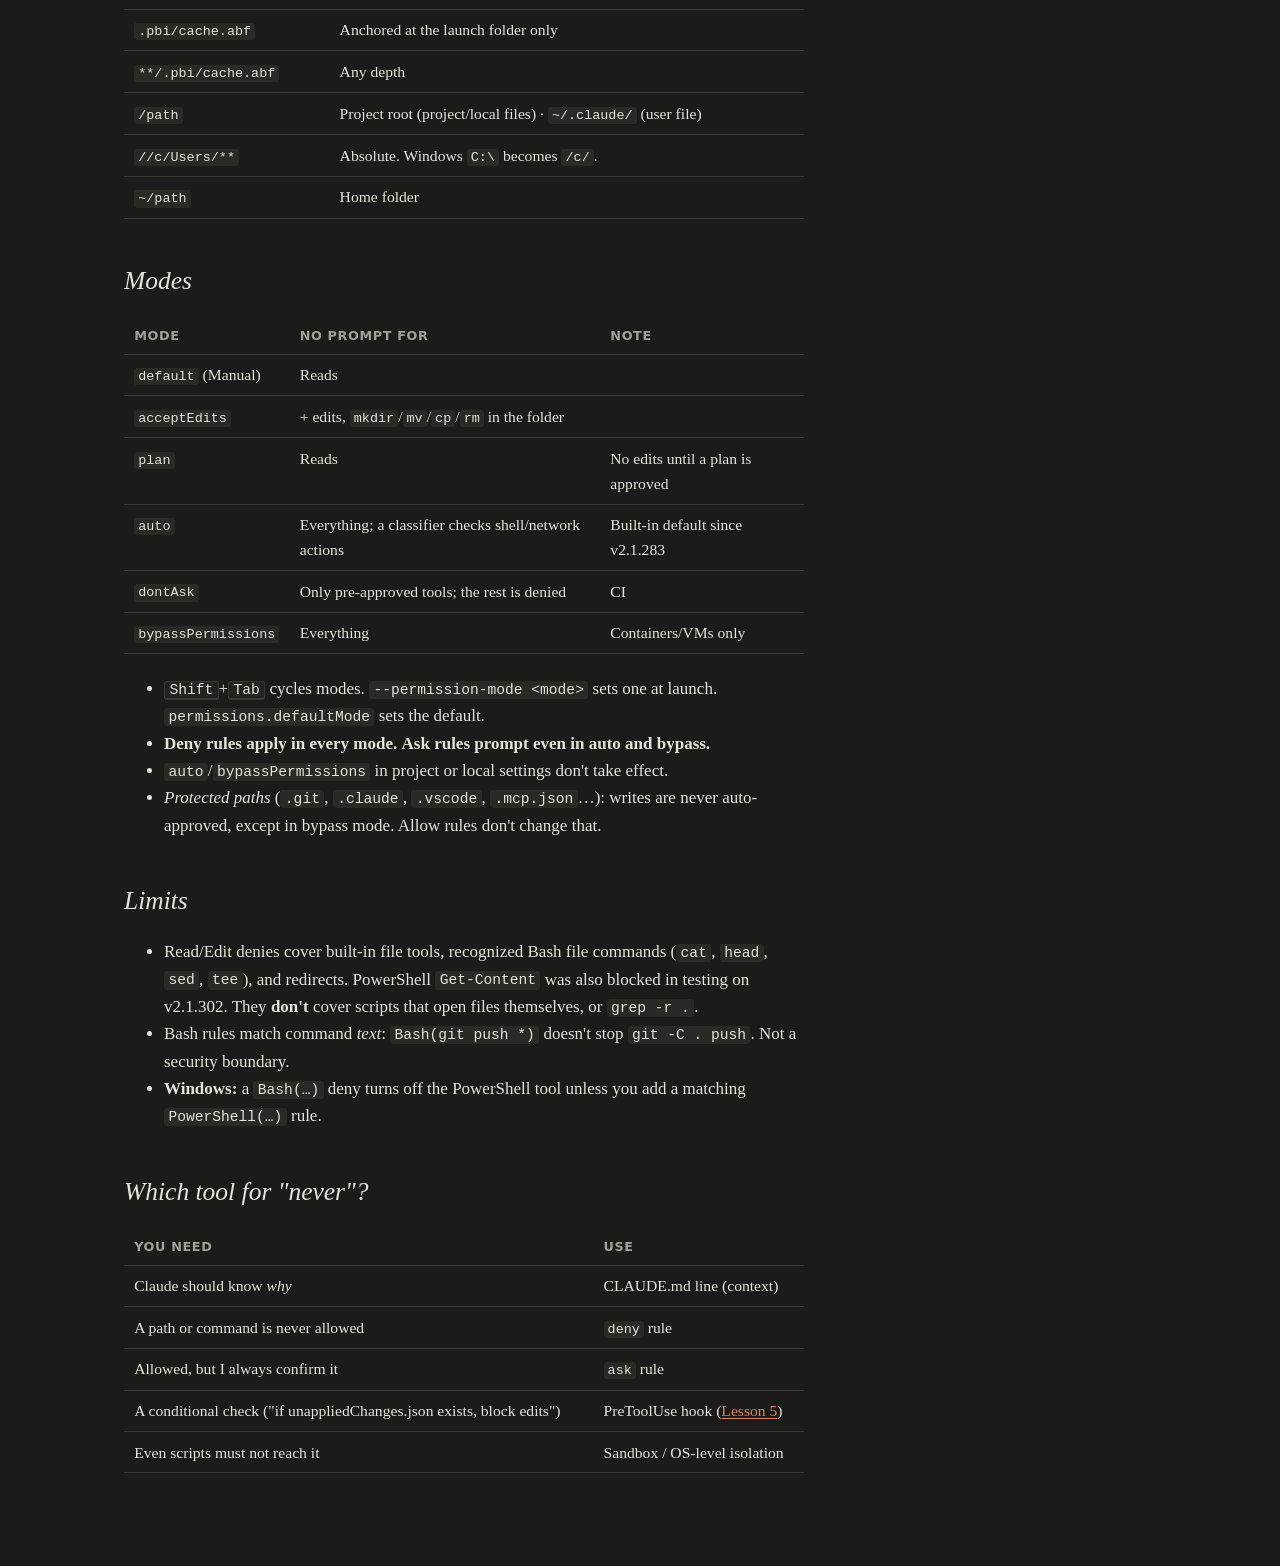
<file: reference/settings-permissions.html>
<!doctype html>
<html lang="en">
<head>
<meta charset="utf-8">
<meta name="viewport" content="width=device-width, initial-scale=1">
<title>Reference · Settings &amp; permissions</title>
<link rel="stylesheet" href="../assets/course.css">
</head>
<body>
<main>
<nav class="crumbs"><a href="../index.html">Course map</a> · Reference · taught in <a href="../lessons/0003-permissions-enforce-the-never-list.html">Lesson 3</a> · <a href="glossary.html">Glossary</a></nav>

<p class="kicker">Reference</p>
<h1>Settings &amp; permissions</h1>
<p class="subtitle">One page. Sources: <a href="https://code.claude.com/docs/en/settings">settings</a>, <a href="https://code.claude.com/docs/en/permissions">permissions</a>, <a href="https://code.claude.com/docs/en/permission-modes">permission modes</a> (checked 2026-10-18, Claude Code v2.1.302).</p>

<h2>Files, highest precedence first</h2>
<table>
  <tr><th>#</th><th>File</th><th>Reaches</th></tr>
  <tr><td>1</td><td>Managed (<code>managed-settings.json</code>, MDM, claude.ai console)</td><td>Your org. Can't be overridden.</td></tr>
  <tr><td>2</td><td><code>claude --settings &lt;json|file&gt;</code></td><td>This session</td></tr>
  <tr><td>3</td><td><code>.claude/settings.local.json</code></td><td>You, this repo. Gitignore it yourself if you created it by hand.</td></tr>
  <tr><td>4</td><td><code>.claude/settings.json</code></td><td>The team, via git</td></tr>
  <tr><td>5</td><td><code>~/.claude/settings.json</code> (<code>%USERPROFILE%\.claude</code>)</td><td>You, every project</td></tr>
</table>
<ul>
  <li><strong>Single values</strong> (e.g. <code>model</code>): the highest file wins. <strong>Lists</strong> (<code>allow</code>/<code>ask</code>/<code>deny</code>): merged.</li>
  <li><strong>A deny from any file beats an allow from any file.</strong></li>
  <li>Strict JSON: no comments, no trailing commas. Changes reload live. Check with <code>/status</code> (Setting sources) and <code>/permissions</code> (rule + source file). Rejected entries: <code>claude doctor</code>.</li>
  <li>Project <code>allow</code> rules wait for <em>workspace trust</em>. <code>deny</code>/<code>ask</code> apply immediately.</li>
</ul>

<h2>Rule syntax</h2>
<pre><code>{
  "$schema": "https://json.schemastore.org/claude-code-settings.json",
  "permissions": {
    "deny":  ["Read(**/.pbi/cache.abf)", "Edit(.pbi/**)"],
    "ask":   ["Edit(**/*.Report/definition/report.json)"],
    "allow": ["Bash(git add *)", "PowerShell(git add *)"]
  }
}</code></pre>
<ol>
  <li>Checked in the order <strong>deny → ask → allow</strong>. First match wins. Specificity doesn't matter.</li>
  <li><code>Tool</code> = every use; <code>Tool(specifier)</code> = matching uses. A bare <code>Bash</code> deny removes the tool.</li>
  <li>File rules: use only <code>Read(…)</code> and <code>Edit(…)</code>. <code>Write(…)</code>/<code>Glob(…)</code> path rules are never consulted.</li>
  <li>A <code>Read</code> deny also blocks Edit/Write on that path and hides the file from Glob.</li>
  <li>Shell: <code>Bash(git log *)</code>. Put the <code>*</code> <em>after</em> the subcommand. <code>PowerShell(Get-ChildItem *)</code> also matches aliases (<code>ls</code>, <code>dir</code>).</li>
</ol>

<h2>Path shapes (gitignore syntax)</h2>
<table>
  <tr><th>Pattern</th><th>Matches</th></tr>
  <tr><td><code>cache.abf</code></td><td>That name at any depth</td></tr>
  <tr><td><code>.pbi/**</code></td><td>deny/ask: any depth · allow: launch folder only</td></tr>
  <tr><td><code>.pbi/cache.abf</code></td><td>Anchored at the launch folder only</td></tr>
  <tr><td><code>**/.pbi/cache.abf</code></td><td>Any depth</td></tr>
  <tr><td><code>/path</code></td><td>Project root (project/local files) · <code>~/.claude/</code> (user file)</td></tr>
  <tr><td><code>//c/Users/**</code></td><td>Absolute. Windows <code>C:\</code> becomes <code>/c/</code>.</td></tr>
  <tr><td><code>~/path</code></td><td>Home folder</td></tr>
</table>

<h2>Modes</h2>
<table>
  <tr><th>Mode</th><th>No prompt for</th><th>Note</th></tr>
  <tr><td><code>default</code> (Manual)</td><td>Reads</td><td></td></tr>
  <tr><td><code>acceptEdits</code></td><td>+ edits, <code>mkdir</code>/<code>mv</code>/<code>cp</code>/<code>rm</code> in the folder</td><td></td></tr>
  <tr><td><code>plan</code></td><td>Reads</td><td>No edits until a plan is approved</td></tr>
  <tr><td><code>auto</code></td><td>Everything; a classifier checks shell/network actions</td><td>Built-in default since v2.1.283</td></tr>
  <tr><td><code>dontAsk</code></td><td>Only pre-approved tools; the rest is denied</td><td>CI</td></tr>
  <tr><td><code>bypassPermissions</code></td><td>Everything</td><td>Containers/VMs only</td></tr>
</table>
<ul>
  <li><kbd>Shift</kbd>+<kbd>Tab</kbd> cycles modes. <code>--permission-mode &lt;mode&gt;</code> sets one at launch. <code>permissions.defaultMode</code> sets the default.</li>
  <li><strong>Deny rules apply in every mode.</strong> <strong>Ask rules prompt even in auto and bypass.</strong></li>
  <li><code>auto</code>/<code>bypassPermissions</code> in project or local settings don't take effect.</li>
  <li><em>Protected paths</em> (<code>.git</code>, <code>.claude</code>, <code>.vscode</code>, <code>.mcp.json</code>…): writes are never auto-approved, except in bypass mode. Allow rules don't change that.</li>
</ul>

<h2>Limits</h2>
<ul>
  <li>Read/Edit denies cover built-in file tools, recognized Bash file commands (<code>cat</code>, <code>head</code>, <code>sed</code>, <code>tee</code>), and redirects. PowerShell <code>Get-Content</code> was also blocked in testing on v2.1.302. They <strong>don't</strong> cover scripts that open files themselves, or <code>grep -r .</code>.</li>
  <li>Bash rules match command <em>text</em>: <code>Bash(git push *)</code> doesn't stop <code>git -C . push</code>. Not a security boundary.</li>
  <li><strong>Windows:</strong> a <code>Bash(…)</code> deny turns off the PowerShell tool unless you add a matching <code>PowerShell(…)</code> rule.</li>
</ul>

<h2>Which tool for "never"?</h2>
<table>
  <tr><th>You need</th><th>Use</th></tr>
  <tr><td>Claude should know <em>why</em></td><td>CLAUDE.md line (context)</td></tr>
  <tr><td>A path or command is never allowed</td><td><code>deny</code> rule</td></tr>
  <tr><td>Allowed, but I always confirm it</td><td><code>ask</code> rule</td></tr>
  <tr><td>A conditional check ("if unappliedChanges.json exists, block edits")</td><td>PreToolUse hook (<a href="hooks.html">Lesson 5</a>)</td></tr>
  <tr><td>Even scripts must not reach it</td><td>Sandbox / OS-level isolation</td></tr>
</table>

</main>
</body>
</html>
</file>
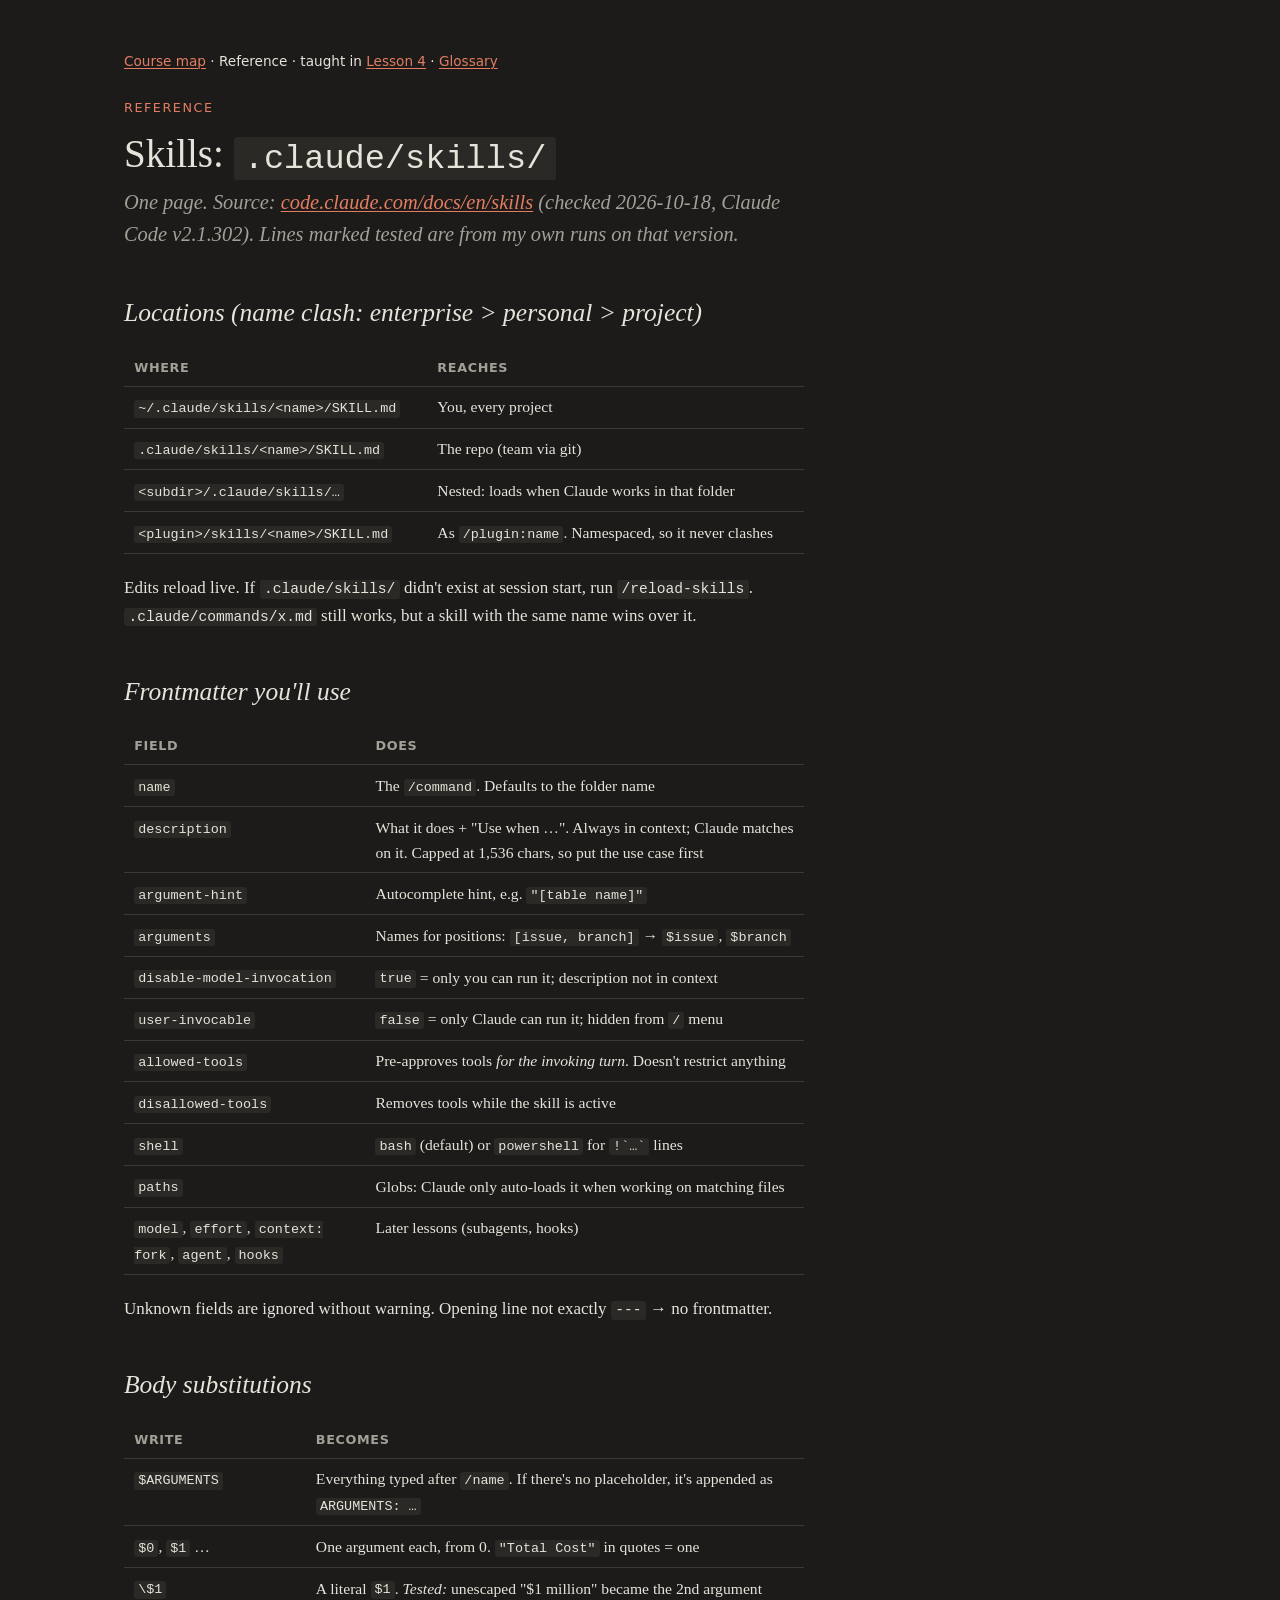
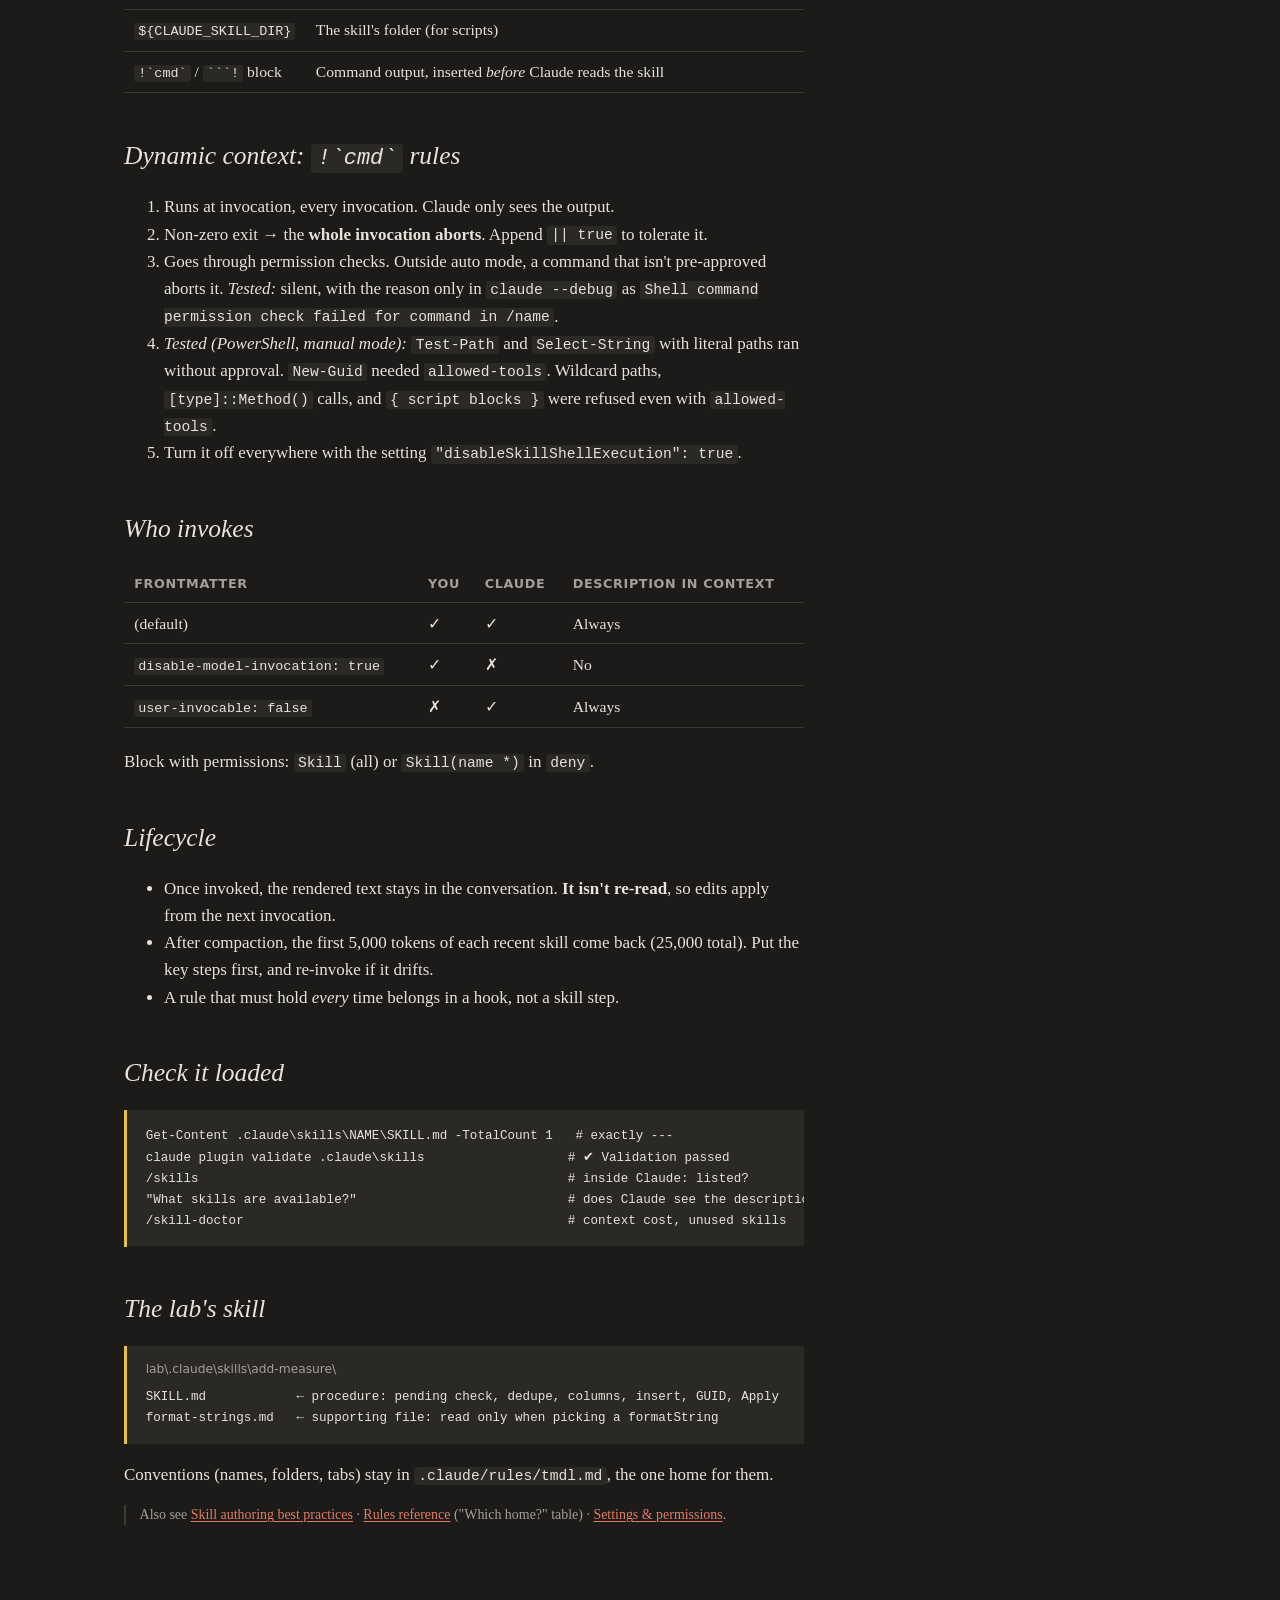
<file: reference/skills.html>
<!doctype html>
<html lang="en">
<head>
<meta charset="utf-8">
<meta name="viewport" content="width=device-width, initial-scale=1">
<title>Reference · Skills (.claude/skills/)</title>
<link rel="stylesheet" href="../assets/course.css">
</head>
<body>
<main>
<nav class="crumbs"><a href="../index.html">Course map</a> · Reference · taught in <a href="../lessons/0004-skills-add-measure.html">Lesson 4</a> · <a href="glossary.html">Glossary</a></nav>

<p class="kicker">Reference</p>
<h1>Skills: <code>.claude/skills/</code></h1>
<p class="subtitle">One page. Source: <a href="https://code.claude.com/docs/en/skills">code.claude.com/docs/en/skills</a> (checked 2026-10-18, Claude Code v2.1.302). Lines marked <em>tested</em> are from my own runs on that version.</p>

<h2>Locations (name clash: enterprise &gt; personal &gt; project)</h2>
<table>
  <tr><th>Where</th><th>Reaches</th></tr>
  <tr><td><code>~/.claude/skills/&lt;name&gt;/SKILL.md</code></td><td>You, every project</td></tr>
  <tr><td><code>.claude/skills/&lt;name&gt;/SKILL.md</code></td><td>The repo (team via git)</td></tr>
  <tr><td><code>&lt;subdir&gt;/.claude/skills/…</code></td><td>Nested: loads when Claude works in that folder</td></tr>
  <tr><td><code>&lt;plugin&gt;/skills/&lt;name&gt;/SKILL.md</code></td><td>As <code>/plugin:name</code>. Namespaced, so it never clashes</td></tr>
</table>
<p>Edits reload live. If <code>.claude/skills/</code> didn't exist at session start, run <code>/reload-skills</code>. <code>.claude/commands/x.md</code> still works, but a skill with the same name wins over it.</p>

<h2>Frontmatter you'll use</h2>
<table>
  <tr><th>Field</th><th>Does</th></tr>
  <tr><td><code>name</code></td><td>The <code>/command</code>. Defaults to the folder name</td></tr>
  <tr><td><code>description</code></td><td>What it does + "Use when …". Always in context; Claude matches on it. Capped at 1,536 chars, so put the use case first</td></tr>
  <tr><td><code>argument-hint</code></td><td>Autocomplete hint, e.g. <code>"[table name]"</code></td></tr>
  <tr><td><code>arguments</code></td><td>Names for positions: <code>[issue, branch]</code> → <code>$issue</code>, <code>$branch</code></td></tr>
  <tr><td><code>disable-model-invocation</code></td><td><code>true</code> = only you can run it; description not in context</td></tr>
  <tr><td><code>user-invocable</code></td><td><code>false</code> = only Claude can run it; hidden from <code>/</code> menu</td></tr>
  <tr><td><code>allowed-tools</code></td><td>Pre-approves tools <em>for the invoking turn</em>. Doesn't restrict anything</td></tr>
  <tr><td><code>disallowed-tools</code></td><td>Removes tools while the skill is active</td></tr>
  <tr><td><code>shell</code></td><td><code>bash</code> (default) or <code>powershell</code> for <code>!`…`</code> lines</td></tr>
  <tr><td><code>paths</code></td><td>Globs: Claude only auto-loads it when working on matching files</td></tr>
  <tr><td><code>model</code>, <code>effort</code>, <code>context: fork</code>, <code>agent</code>, <code>hooks</code></td><td>Later lessons (subagents, hooks)</td></tr>
</table>
<p>Unknown fields are ignored without warning. Opening line not exactly <code>---</code> → no frontmatter.</p>

<h2>Body substitutions</h2>
<table>
  <tr><th>Write</th><th>Becomes</th></tr>
  <tr><td><code>$ARGUMENTS</code></td><td>Everything typed after <code>/name</code>. If there's no placeholder, it's appended as <code>ARGUMENTS: …</code></td></tr>
  <tr><td><code>$0</code>, <code>$1</code> …</td><td>One argument each, from 0. <code>"Total Cost"</code> in quotes = one</td></tr>
  <tr><td><code>\$1</code></td><td>A literal <code>$1</code>. <em>Tested:</em> unescaped "$1 million" became the 2nd argument</td></tr>
  <tr><td><code>${CLAUDE_SKILL_DIR}</code></td><td>The skill's folder (for scripts)</td></tr>
  <tr><td><code>!`cmd`</code> / <code>```!</code> block</td><td>Command output, inserted <em>before</em> Claude reads the skill</td></tr>
</table>

<h2>Dynamic context: <code>!`cmd`</code> rules</h2>
<ol>
  <li>Runs at invocation, every invocation. Claude only sees the output.</li>
  <li>Non-zero exit → the <strong>whole invocation aborts</strong>. Append <code>|| true</code> to tolerate it.</li>
  <li>Goes through permission checks. Outside auto mode, a command that isn't pre-approved aborts it. <em>Tested:</em> silent, with the reason only in <code>claude --debug</code> as <code>Shell command permission check failed for command in /name</code>.</li>
  <li><em>Tested (PowerShell, manual mode):</em> <code>Test-Path</code> and <code>Select-String</code> with literal paths ran without approval. <code>New-Guid</code> needed <code>allowed-tools</code>. Wildcard paths, <code>[type]::Method()</code> calls, and <code>{ script blocks }</code> were refused even with <code>allowed-tools</code>.</li>
  <li>Turn it off everywhere with the setting <code>"disableSkillShellExecution": true</code>.</li>
</ol>

<h2>Who invokes</h2>
<table>
  <tr><th>Frontmatter</th><th>You</th><th>Claude</th><th>Description in context</th></tr>
  <tr><td>(default)</td><td>✓</td><td>✓</td><td>Always</td></tr>
  <tr><td><code>disable-model-invocation: true</code></td><td>✓</td><td>✗</td><td>No</td></tr>
  <tr><td><code>user-invocable: false</code></td><td>✗</td><td>✓</td><td>Always</td></tr>
</table>
<p>Block with permissions: <code>Skill</code> (all) or <code>Skill(name *)</code> in <code>deny</code>.</p>

<h2>Lifecycle</h2>
<ul>
  <li>Once invoked, the rendered text stays in the conversation. <strong>It isn't re-read</strong>, so edits apply from the next invocation.</li>
  <li>After compaction, the first 5,000 tokens of each recent skill come back (25,000 total). Put the key steps first, and re-invoke if it drifts.</li>
  <li>A rule that must hold <em>every</em> time belongs in a hook, not a skill step.</li>
</ul>

<h2>Check it loaded</h2>
<pre><code>Get-Content .claude\skills\NAME\SKILL.md -TotalCount 1   # exactly ---
claude plugin validate .claude\skills                   # ✔ Validation passed
/skills                                                 # inside Claude: listed?
"What skills are available?"                            # does Claude see the description?
/skill-doctor                                           # context cost, unused skills</code></pre>

<h2>The lab's skill</h2>
<pre><span class="file">lab\.claude\skills\add-measure\</span><code>SKILL.md            ← procedure: pending check, dedupe, columns, insert, GUID, Apply
format-strings.md   ← supporting file: read only when picking a formatString</code></pre>
<p>Conventions (names, folders, tabs) stay in <code>.claude/rules/tmdl.md</code>, the one home for them.</p>

<p class="marginnote">Also see <a href="https://platform.claude.com/docs/en/agents-and-tools/agent-skills/best-practices">Skill authoring best practices</a> · <a href="rules.html">Rules reference</a> ("Which home?" table) · <a href="settings-permissions.html">Settings &amp; permissions</a>.</p>

</main>
</body>
</html>
</file>
<file: assets/course.css>
/* Claude Code for PBIP — shared course stylesheet.
   Tufte-inspired: serif body, generous margins, sidenotes, prints cleanly. */

:root {
  color-scheme: dark;     /* dark scrollbars, checkboxes, textareas */
  --paper: #1c1b19;
  --surface: #23221f;     /* cards, callouts, quizzes */
  --ink: #e6e3da;
  --muted: #a3a097;
  --rule: #3b3934;
  --accent: #e27d62;      /* Claude-ish terracotta, lifted for dark */
  --pbi: #e3c341;         /* Power BI yellow */
  --ok: #72c077;
  --bad: #ef7d72;
  --ok-bg: #1f3322;
  --bad-bg: #3d211e;
  --hl: #4a4220;
  --dim: #74716a;
  --code-bg: #2a2925;
  --serif: "Iowan Old Style", "Palatino Linotype", Palatino, "Book Antiqua", Georgia, serif;
  --sans: "Segoe UI", system-ui, -apple-system, sans-serif;
  --mono: "Cascadia Code", Consolas, "SFMono-Regular", monospace;
}

* { box-sizing: border-box; }

html { font-size: 17px; }
body {
  margin: 0;
  background: var(--paper);
  color: var(--ink);
  font-family: var(--serif);
  line-height: 1.6;
  counter-reset: sidenote;
}

main, .page {
  max-width: 1100px;
  margin: 0 auto;
  padding: 3rem 2rem 5rem;
}

/* Text column leaves room on the right for sidenotes */
main > *, section > * { max-width: 680px; }
main > .wide, section > .wide { max-width: 100%; }

h1, h2, h3 { font-weight: 400; line-height: 1.2; }
h1 { font-size: 2.3rem; margin: 0.2rem 0 0.4rem; }
h2 { font-size: 1.5rem; margin-top: 2.8rem; font-style: italic; }
h3 { font-size: 1.15rem; margin-top: 1.8rem; }

.kicker {
  font-family: var(--sans);
  font-size: 0.75rem;
  letter-spacing: 0.12em;
  text-transform: uppercase;
  color: var(--accent);
}
.subtitle { font-size: 1.2rem; font-style: italic; color: var(--muted); margin-top: 0; }

a { color: var(--accent); text-decoration-thickness: 1px; text-underline-offset: 2px; }
a:hover { text-decoration-thickness: 2px; }

code, kbd, pre { font-family: var(--mono); font-size: 0.86em; }
code { background: var(--code-bg); padding: 0.08em 0.3em; border-radius: 3px; }
kbd { border: 1px solid var(--rule); border-bottom-width: 2px; border-radius: 3px; padding: 0 0.3em; background: var(--surface); }
pre {
  background: var(--code-bg);
  border-left: 3px solid var(--pbi);
  padding: 0.9rem 1.1rem;
  overflow-x: auto;
  line-height: 1.45;
}
pre code { background: none; padding: 0; }
pre .file { display: block; font-family: var(--sans); font-size: 0.72rem; color: var(--muted); margin-bottom: 0.4rem; }

hr { border: 0; border-top: 1px solid var(--rule); margin: 2.5rem 0; }

/* Sidenotes: float into the right margin on wide screens, inline on narrow */
.sidenote, .marginnote {
  float: right;
  clear: right;
  margin-right: -340px;
  width: 300px;
  font-size: 0.82rem;
  line-height: 1.4;
  color: var(--muted);
  position: relative;
}
/* A margin note that is its own paragraph (not inside a <p>) would float off the page:
   show it as an inline aside under the content instead. */
main > .marginnote, section > .marginnote {
  float: none; margin: 0.6rem 0; width: auto; display: block;
  border-left: 2px solid var(--rule); padding-left: 0.8rem;
}
/* Full-width blocks reach into the margin column, so start them below any floated note. */
main > .wide, section > .wide { clear: right; }
.sidenote-ref { counter-increment: sidenote; }
.sidenote-ref::after { content: counter(sidenote); font-size: 0.7em; vertical-align: super; color: var(--accent); }
.sidenote::before { content: counter(sidenote) " "; color: var(--accent); }
@media (max-width: 1100px) {
  .sidenote, .marginnote { float: none; margin: 0.6rem 0; width: auto; display: block; border-left: 2px solid var(--rule); padding-left: 0.8rem; }
}

/* Callouts */
.callout {
  border: 1px solid var(--rule);
  border-left: 4px solid var(--accent);
  background: var(--surface);
  padding: 0.8rem 1.1rem;
  margin: 1.4rem 0;
}
.callout.mission { border-left-color: var(--pbi); }
.callout.warn { border-left-color: var(--bad); }
.callout .label {
  font-family: var(--sans); font-size: 0.7rem; letter-spacing: 0.1em; text-transform: uppercase;
  color: var(--muted); display: block; margin-bottom: 0.2rem;
}

/* Tables */
table { border-collapse: collapse; width: 100%; margin: 1.2rem 0; font-size: 0.92rem; }
th, td { text-align: left; padding: 0.45rem 0.6rem; border-bottom: 1px solid var(--rule); vertical-align: top; }
th { font-family: var(--sans); font-weight: 600; font-size: 0.75rem; letter-spacing: 0.05em; text-transform: uppercase; color: var(--muted); }

/* Meta strip under the title */
.meta { font-family: var(--sans); font-size: 0.8rem; color: var(--muted); display: flex; gap: 1.4rem; flex-wrap: wrap; margin-bottom: 1.5rem; }

/* Lesson navigation */
nav.lesson-nav {
  font-family: var(--sans); font-size: 0.85rem;
  display: flex; justify-content: space-between; gap: 1rem;
  border-top: 1px solid var(--rule); margin-top: 3.5rem; padding-top: 1rem;
}
nav.crumbs { font-family: var(--sans); font-size: 0.8rem; margin-bottom: 1.5rem; }

/* Diagrams drawn with plain HTML */
.tree { font-family: var(--mono); font-size: 0.85rem; white-space: pre; line-height: 1.5; background: var(--surface); border: 1px solid var(--rule); padding: 1rem 1.2rem; overflow-x: auto; }
.tree .hl { background: var(--hl); }
.tree .dim { color: var(--dim); }

/* Course map cards */
.lesson-list { list-style: none; padding: 0; }
.lesson-list li { border-bottom: 1px solid var(--rule); padding: 0.7rem 0; display: grid; grid-template-columns: 3.2rem 1fr auto; gap: 0.6rem; align-items: baseline; }
.lesson-list .num { font-family: var(--mono); color: var(--muted); }
.lesson-list .status { font-family: var(--sans); font-size: 0.72rem; text-transform: uppercase; letter-spacing: 0.08em; color: var(--muted); }
.lesson-list .status.ready { color: var(--ok); }

/* ---------- Components (see components.js) ---------- */
.quiz, .recall, .checklist {
  font-family: var(--sans);
  font-size: 0.92rem;
  background: var(--surface);
  border: 1px solid var(--rule);
  padding: 1rem 1.2rem;
  margin: 1.2rem 0;
}
.quiz .q { font-family: var(--serif); font-size: 1.02rem; margin: 0 0 0.7rem; }
.quiz .options { display: grid; gap: 0.45rem; }
.quiz button {
  font: inherit; text-align: left; cursor: pointer;
  background: var(--paper); border: 1px solid var(--rule); border-radius: 4px;
  padding: 0.55rem 0.8rem; color: var(--ink);
}
.quiz button:hover:not([disabled]) { border-color: var(--accent); }
.quiz button.correct { border-color: var(--ok); background: var(--ok-bg); }
.quiz button.wrong { border-color: var(--bad); background: var(--bad-bg); }
.quiz button[disabled] { cursor: default; }
.quiz .feedback { margin-top: 0.7rem; display: none; line-height: 1.45; }
.quiz .feedback.show { display: block; }
.quiz .feedback strong.ok { color: var(--ok); }
.quiz .feedback strong.bad { color: var(--bad); }
.quiz-score { font-family: var(--sans); font-size: 0.9rem; color: var(--muted); }

.recall textarea {
  width: 100%; min-height: 6rem; font: inherit; padding: 0.6rem;
  border: 1px solid var(--rule); background: var(--paper); color: var(--ink); resize: vertical;
}
.recall .prompt { font-family: var(--serif); font-size: 1.02rem; margin: 0 0 0.6rem; }
.recall button, .checklist button {
  font: inherit; cursor: pointer; margin-top: 0.5rem;
  background: var(--ink); color: var(--paper); border: 0; border-radius: 4px; padding: 0.45rem 0.9rem;
}
.recall .model { display: none; margin-top: 0.8rem; border-top: 1px dashed var(--rule); padding-top: 0.6rem; }
.recall .model.show { display: block; }

/* Only the top-level steps are grid rows; lists nested inside a step render normally. */
.checklist > ol { margin: 0; padding-left: 0; list-style: none; counter-reset: step; }
.checklist > ol > li { counter-increment: step; display: grid; grid-template-columns: 1.6rem 1fr; gap: 0.5rem; padding: 0.55rem 0; border-bottom: 1px dotted var(--rule); }
.checklist > ol > li:last-child { border-bottom: 0; }
.checklist .step-body { min-width: 0; }  /* let long <pre> lines scroll instead of widening the step */
.checklist .step-body ul, .checklist .step-body ol { padding-left: 1.3rem; }
.checklist .step-body li { margin: 0.25rem 0; }
.checklist input[type=checkbox] { width: 1.1rem; height: 1.1rem; margin-top: 0.2rem; accent-color: var(--ok); }
.checklist li.done .step-body { color: var(--muted); }
.checklist .step-body > :first-child { margin-top: 0; }
.checklist .step-body pre { font-size: 0.8rem; white-space: pre-wrap; overflow-wrap: anywhere; }  /* wrap long commands instead of hiding them */
.checklist .progress { color: var(--muted); font-size: 0.82rem; margin-top: 0.6rem; }

/* Print: drop interactivity chrome, show everything */
@media print {
  /* Printed sheets stay light: ink on white paper. */
  :root {
    color-scheme: light;
    --paper: #fff; --surface: #fff; --ink: #111; --muted: #5f5f5f; --rule: #d9d6c7;
    --accent: #b5452b; --pbi: #c9a400; --ok: #2e7d32; --bad: #b3261e;
    --ok-bg: #e8f5e9; --bad-bg: #fdecea; --hl: #fff3b0; --dim: #999; --code-bg: #f3f1e7;
  }
  html { font-size: 11pt; }
  body { background: #fff; }
  main, .page { padding: 0; max-width: none; }
  main > *, section > * { max-width: none; }
  .sidenote, .marginnote { float: none; margin: 0.4rem 0; width: auto; display: block; }
  .quiz .feedback, .recall .model { display: block !important; }
  .recall textarea, .recall button, .checklist button, nav.lesson-nav { display: none; }
  a { color: var(--ink); }
  pre, table, .callout, .quiz, .checklist { break-inside: avoid; }
}
</file>
